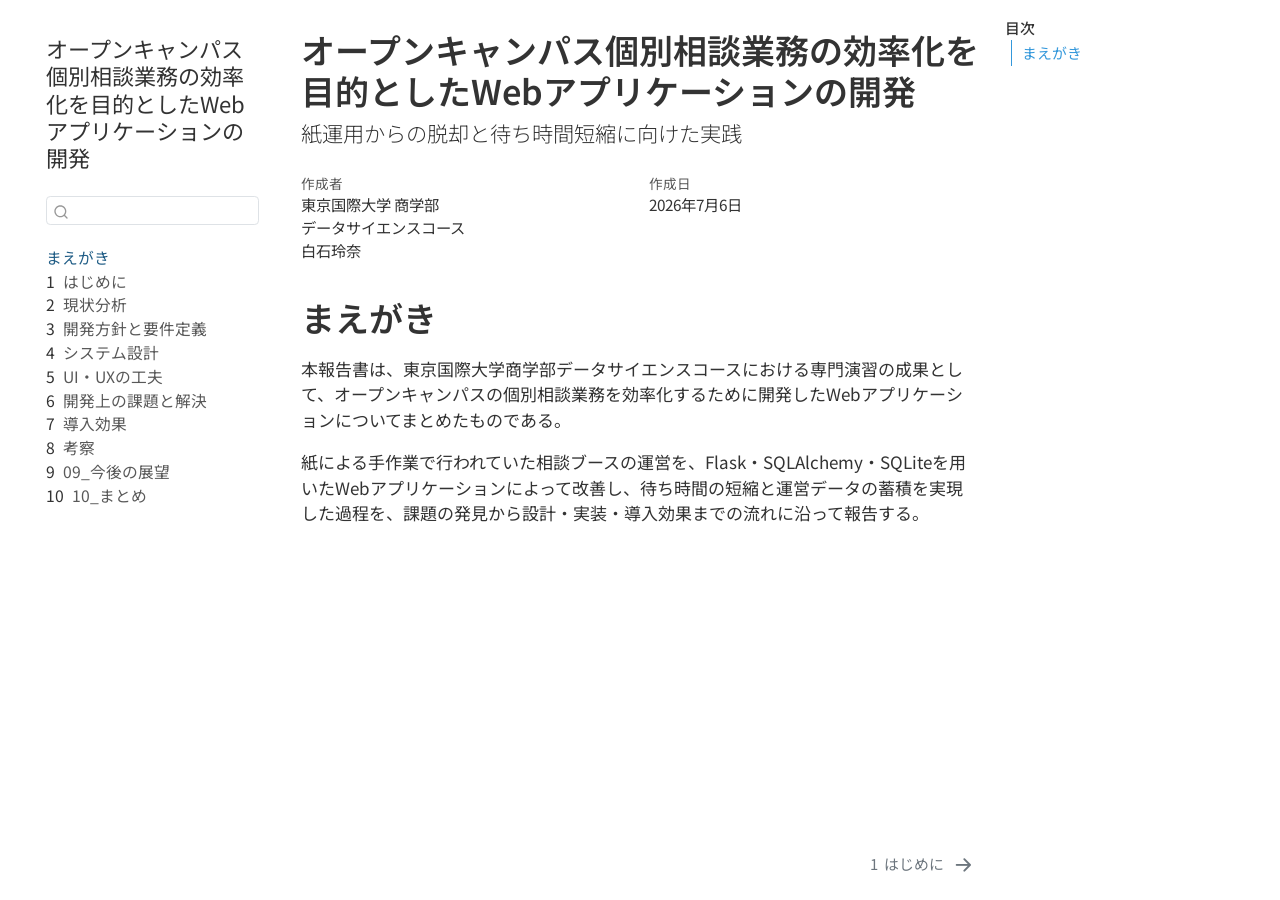
<file: index.html>
<!DOCTYPE html>
<html xmlns="http://www.w3.org/1999/xhtml" lang="ja" xml:lang="ja"><head>

<meta charset="utf-8">
<meta name="generator" content="quarto-1.9.36">

<meta name="viewport" content="width=device-width, initial-scale=1.0, user-scalable=yes">

<meta name="author" content="東京国際大学 商学部  データサイエンスコース 白石玲奈">

<title>オープンキャンパス個別相談業務の効率化を目的としたWebアプリケーションの開発</title>
<style>
/* Default styles provided by pandoc.
** See https://pandoc.org/MANUAL.html#variables-for-html for config info.
*/
code{white-space: pre-wrap;}
span.smallcaps{font-variant: small-caps;}
div.columns{display: flex; gap: min(4vw, 1.5em);}
div.column{flex: auto; overflow-x: auto;}
div.hanging-indent{margin-left: 1.5em; text-indent: -1.5em;}
ul.task-list{list-style: none;}
ul.task-list li input[type="checkbox"] {
  width: 0.8em;
  margin: 0 0.8em 0.2em -1em; /* quarto-specific, see https://github.com/quarto-dev/quarto-cli/issues/4556 */ 
  vertical-align: middle;
}
</style>


<script src="site_libs/quarto-nav/quarto-nav.js"></script>
<script src="site_libs/quarto-nav/headroom.min.js"></script>
<script src="site_libs/clipboard/clipboard.min.js"></script>
<script src="site_libs/quarto-search/autocomplete.umd.js"></script>
<script src="site_libs/quarto-search/fuse.min.js"></script>
<script src="site_libs/quarto-search/quarto-search.js"></script>
<meta name="quarto:offset" content="./">
<link href="./01_はじめに.html" rel="next">
<script src="site_libs/quarto-html/quarto.js" type="module"></script>
<script src="site_libs/quarto-html/tabsets/tabsets.js" type="module"></script>
<script src="site_libs/quarto-html/popper.min.js"></script>
<script src="site_libs/quarto-html/tippy.umd.min.js"></script>
<script src="site_libs/quarto-html/anchor.min.js"></script>
<link href="site_libs/quarto-html/tippy.css" rel="stylesheet">
<link href="site_libs/quarto-html/quarto-syntax-highlighting-845c23b38eaddc0f92fda52bfe77a8c8.css" rel="stylesheet" id="quarto-text-highlighting-styles">
<script src="site_libs/bootstrap/bootstrap.min.js"></script>
<link href="site_libs/bootstrap/bootstrap-icons.css" rel="stylesheet">
<link href="site_libs/bootstrap/bootstrap-7d6722f26c9eca90c1a43cf756b6898c.min.css" rel="stylesheet" append-hash="true" id="quarto-bootstrap" data-mode="light">
<script id="quarto-search-options" type="application/json">{
  "location": "sidebar",
  "copy-button": false,
  "collapse-after": 3,
  "panel-placement": "start",
  "type": "textbox",
  "limit": 50,
  "keyboard-shortcut": [
    "f",
    "/",
    "s"
  ],
  "show-item-context": false,
  "language": {
    "search-no-results-text": "一致なし",
    "search-matching-documents-text": "一致した文書",
    "search-copy-link-title": "検索へのリンクをコピー",
    "search-hide-matches-text": "追加の検索結果を非表示",
    "search-more-match-text": "追加の検索結果",
    "search-more-matches-text": "追加の検索結果",
    "search-clear-button-title": "消去",
    "search-text-placeholder": "",
    "search-detached-cancel-button-title": "取消",
    "search-submit-button-title": "検索",
    "search-label": "サーチ"
  }
}</script>


</head>

<body class="nav-sidebar floating quarto-light">

<div id="quarto-search-results"></div>
  <header id="quarto-header" class="headroom fixed-top">
  <nav class="quarto-secondary-nav">
    <div class="container-fluid d-flex">
      <button type="button" class="quarto-btn-toggle btn" data-bs-toggle="collapse" role="button" data-bs-target=".quarto-sidebar-collapse-item" aria-controls="quarto-sidebar" aria-expanded="false" aria-label="サイドバーを切り替える" onclick="if (window.quartoToggleHeadroom) { window.quartoToggleHeadroom(); }">
        <i class="bi bi-layout-text-sidebar-reverse"></i>
      </button>
        <nav class="quarto-page-breadcrumbs" aria-label="breadcrumb"><ol class="breadcrumb"><li class="breadcrumb-item"><a href="./index.html">まえがき</a></li></ol></nav>
        <a class="flex-grow-1" role="navigation" data-bs-toggle="collapse" data-bs-target=".quarto-sidebar-collapse-item" aria-controls="quarto-sidebar" aria-expanded="false" aria-label="サイドバーを切り替える" onclick="if (window.quartoToggleHeadroom) { window.quartoToggleHeadroom(); }">      
        </a>
      <button type="button" class="btn quarto-search-button" aria-label="サーチ" onclick="window.quartoOpenSearch();">
        <i class="bi bi-search"></i>
      </button>
    </div>
  </nav>
</header>
<!-- content -->
<div id="quarto-content" class="quarto-container page-columns page-rows-contents page-layout-article">
<!-- sidebar -->
  <nav id="quarto-sidebar" class="sidebar collapse collapse-horizontal quarto-sidebar-collapse-item sidebar-navigation floating overflow-auto">
    <div class="pt-lg-2 mt-2 text-left sidebar-header">
    <div class="sidebar-title mb-0 py-0">
      <a href="./">オープンキャンパス個別相談業務の効率化を目的としたWebアプリケーションの開発</a> 
    </div>
      </div>
        <div class="mt-2 flex-shrink-0 align-items-center">
        <div class="sidebar-search">
        <div id="quarto-search" class="" title="サーチ"></div>
        </div>
        </div>
    <div class="sidebar-menu-container"> 
    <ul class="list-unstyled mt-1">
        <li class="sidebar-item">
  <div class="sidebar-item-container"> 
  <a href="./index.html" class="sidebar-item-text sidebar-link active">
 <span class="menu-text">まえがき</span></a>
  </div>
</li>
        <li class="sidebar-item">
  <div class="sidebar-item-container"> 
  <a href="./01_はじめに.html" class="sidebar-item-text sidebar-link">
 <span class="menu-text"><span class="chapter-number">1</span>&nbsp; <span class="chapter-title">はじめに</span></span></a>
  </div>
</li>
        <li class="sidebar-item">
  <div class="sidebar-item-container"> 
  <a href="./02_現状分析.html" class="sidebar-item-text sidebar-link">
 <span class="menu-text"><span class="chapter-number">2</span>&nbsp; <span class="chapter-title">現状分析</span></span></a>
  </div>
</li>
        <li class="sidebar-item">
  <div class="sidebar-item-container"> 
  <a href="./03_開発方針と要件定義.html" class="sidebar-item-text sidebar-link">
 <span class="menu-text"><span class="chapter-number">3</span>&nbsp; <span class="chapter-title">開発方針と要件定義</span></span></a>
  </div>
</li>
        <li class="sidebar-item">
  <div class="sidebar-item-container"> 
  <a href="./04_システム設計.html" class="sidebar-item-text sidebar-link">
 <span class="menu-text"><span class="chapter-number">4</span>&nbsp; <span class="chapter-title">システム設計</span></span></a>
  </div>
</li>
        <li class="sidebar-item">
  <div class="sidebar-item-container"> 
  <a href="./05_UI・UXの工夫.html" class="sidebar-item-text sidebar-link">
 <span class="menu-text"><span class="chapter-number">5</span>&nbsp; <span class="chapter-title">UI・UXの工夫</span></span></a>
  </div>
</li>
        <li class="sidebar-item">
  <div class="sidebar-item-container"> 
  <a href="./06_開発上の課題と解決.html" class="sidebar-item-text sidebar-link">
 <span class="menu-text"><span class="chapter-number">6</span>&nbsp; <span class="chapter-title">開発上の課題と解決</span></span></a>
  </div>
</li>
        <li class="sidebar-item">
  <div class="sidebar-item-container"> 
  <a href="./07_導入効果.html" class="sidebar-item-text sidebar-link">
 <span class="menu-text"><span class="chapter-number">7</span>&nbsp; <span class="chapter-title">導入効果</span></span></a>
  </div>
</li>
        <li class="sidebar-item">
  <div class="sidebar-item-container"> 
  <a href="./08_考察.html" class="sidebar-item-text sidebar-link">
 <span class="menu-text"><span class="chapter-number">8</span>&nbsp; <span class="chapter-title">考察</span></span></a>
  </div>
</li>
        <li class="sidebar-item">
  <div class="sidebar-item-container"> 
  <a href="./09_今後の展望.html" class="sidebar-item-text sidebar-link">
 <span class="menu-text"><span class="chapter-number">9</span>&nbsp; <span class="chapter-title">09_今後の展望</span></span></a>
  </div>
</li>
        <li class="sidebar-item">
  <div class="sidebar-item-container"> 
  <a href="./10_まとめ.html" class="sidebar-item-text sidebar-link">
 <span class="menu-text"><span class="chapter-number">10</span>&nbsp; <span class="chapter-title">10_まとめ</span></span></a>
  </div>
</li>
    </ul>
    </div>
</nav>
<div id="quarto-sidebar-glass" class="quarto-sidebar-collapse-item" data-bs-toggle="collapse" data-bs-target=".quarto-sidebar-collapse-item"></div>
<!-- margin-sidebar -->
    <div id="quarto-margin-sidebar" class="sidebar margin-sidebar">
        <nav id="TOC" role="doc-toc" class="toc-active">
    <h2 id="toc-title">目次</h2>
   
  <ul class="collapse">
  <li><a href="#まえがき" id="toc-まえがき" class="nav-link active" data-scroll-target="#まえがき">まえがき</a></li>
  </ul>
</nav>
    </div>
<!-- main -->
<main class="content" id="quarto-document-content">

<header id="title-block-header" class="quarto-title-block default">
<div class="quarto-title">
<h1 class="title">オープンキャンパス個別相談業務の効率化を目的としたWebアプリケーションの開発</h1>
<p class="subtitle lead">紙運用からの脱却と待ち時間短縮に向けた実践</p>
</div>



<div class="quarto-title-meta">

    <div>
    <div class="quarto-title-meta-heading">作成者</div>
    <div class="quarto-title-meta-contents">
             <p>東京国際大学 商学部 <br>データサイエンスコース<br>白石玲奈 </p>
          </div>
  </div>
    
    <div>
    <div class="quarto-title-meta-heading">作成日</div>
    <div class="quarto-title-meta-contents">
      <p class="date">2026年7月6日</p>
    </div>
  </div>
  
    
  </div>
  


</header>


<section id="まえがき" class="level1 unnumbered">
<h1 class="unnumbered">まえがき</h1>
<p>本報告書は、東京国際大学商学部データサイエンスコースにおける専門演習の成果として、オープンキャンパスの個別相談業務を効率化するために開発したWebアプリケーションについてまとめたものである。</p>
<p>紙による手作業で行われていた相談ブースの運営を、Flask・SQLAlchemy・SQLiteを用いたWebアプリケーションによって改善し、待ち時間の短縮と運営データの蓄積を実現した過程を、課題の発見から設計・実装・導入効果までの流れに沿って報告する。</p>


</section>

</main> <!-- /main -->
<script id="quarto-html-after-body" type="application/javascript">
  window.document.addEventListener("DOMContentLoaded", function (event) {
    const icon = "";
    const anchorJS = new window.AnchorJS();
    anchorJS.options = {
      placement: 'right',
      icon: icon
    };
    anchorJS.add('.anchored');
    const isCodeAnnotation = (el) => {
      for (const clz of el.classList) {
        if (clz.startsWith('code-annotation-')) {                     
          return true;
        }
      }
      return false;
    }
    const onCopySuccess = function(e) {
      // button target
      const button = e.trigger;
      // don't keep focus
      button.blur();
      // flash "checked"
      button.classList.add('code-copy-button-checked');
      var currentTitle = button.getAttribute("title");
      button.setAttribute("title", "コピーしました");
      let tooltip;
      if (window.bootstrap) {
        button.setAttribute("data-bs-toggle", "tooltip");
        button.setAttribute("data-bs-placement", "left");
        button.setAttribute("data-bs-title", "コピーしました");
        tooltip = new bootstrap.Tooltip(button, 
          { trigger: "manual", 
            customClass: "code-copy-button-tooltip",
            offset: [0, -8]});
        tooltip.show();    
      }
      setTimeout(function() {
        if (tooltip) {
          tooltip.hide();
          button.removeAttribute("data-bs-title");
          button.removeAttribute("data-bs-toggle");
          button.removeAttribute("data-bs-placement");
        }
        button.setAttribute("title", currentTitle);
        button.classList.remove('code-copy-button-checked');
      }, 1000);
      // clear code selection
      e.clearSelection();
    }
    const getTextToCopy = function(trigger) {
      const outerScaffold = trigger.parentElement.cloneNode(true);
      const codeEl = outerScaffold.querySelector('code');
      for (const childEl of codeEl.children) {
        if (isCodeAnnotation(childEl)) {
          childEl.remove();
        }
      }
      return codeEl.innerText;
    }
    const clipboard = new window.ClipboardJS('.code-copy-button:not([data-in-quarto-modal])', {
      text: getTextToCopy
    });
    clipboard.on('success', onCopySuccess);
    if (window.document.getElementById('quarto-embedded-source-code-modal')) {
      const clipboardModal = new window.ClipboardJS('.code-copy-button[data-in-quarto-modal]', {
        text: getTextToCopy,
        container: window.document.getElementById('quarto-embedded-source-code-modal')
      });
      clipboardModal.on('success', onCopySuccess);
    }
      var localhostRegex = new RegExp(/^(?:http|https):\/\/localhost\:?[0-9]*\//);
      var mailtoRegex = new RegExp(/^mailto:/);
        var filterRegex = new RegExp('/' + window.location.host + '/');
      var isInternal = (href) => {
          return filterRegex.test(href) || localhostRegex.test(href) || mailtoRegex.test(href);
      }
      // Inspect non-navigation links and adorn them if external
     var links = window.document.querySelectorAll('a[href]:not(.nav-link):not(.navbar-brand):not(.toc-action):not(.sidebar-link):not(.sidebar-item-toggle):not(.pagination-link):not(.no-external):not([aria-hidden]):not(.dropdown-item):not(.quarto-navigation-tool):not(.about-link)');
      for (var i=0; i<links.length; i++) {
        const link = links[i];
        if (!isInternal(link.href)) {
          // undo the damage that might have been done by quarto-nav.js in the case of
          // links that we want to consider external
          if (link.dataset.originalHref !== undefined) {
            link.href = link.dataset.originalHref;
          }
        }
      }
    function tippyHover(el, contentFn, onTriggerFn, onUntriggerFn) {
      const config = {
        allowHTML: true,
        maxWidth: 500,
        delay: 100,
        arrow: false,
        appendTo: function(el) {
            return el.parentElement;
        },
        interactive: true,
        interactiveBorder: 10,
        theme: 'quarto',
        placement: 'bottom-start',
      };
      if (contentFn) {
        config.content = contentFn;
      }
      if (onTriggerFn) {
        config.onTrigger = onTriggerFn;
      }
      if (onUntriggerFn) {
        config.onUntrigger = onUntriggerFn;
      }
      window.tippy(el, config); 
    }
    const noterefs = window.document.querySelectorAll('a[role="doc-noteref"]');
    for (var i=0; i<noterefs.length; i++) {
      const ref = noterefs[i];
      tippyHover(ref, function() {
        // use id or data attribute instead here
        let href = ref.getAttribute('data-footnote-href') || ref.getAttribute('href');
        try { href = new URL(href).hash; } catch {}
        const id = href.replace(/^#\/?/, "");
        const note = window.document.getElementById(id);
        if (note) {
          return note.innerHTML;
        } else {
          return "";
        }
      });
    }
    const xrefs = window.document.querySelectorAll('a.quarto-xref');
    const processXRef = (id, note) => {
      // Strip column container classes
      const stripColumnClz = (el) => {
        el.classList.remove("page-full", "page-columns");
        if (el.children) {
          for (const child of el.children) {
            stripColumnClz(child);
          }
        }
      }
      stripColumnClz(note)
      if (id === null || id.startsWith('sec-')) {
        // Special case sections, only their first couple elements
        const container = document.createElement("div");
        if (note.children && note.children.length > 2) {
          container.appendChild(note.children[0].cloneNode(true));
          for (let i = 1; i < note.children.length; i++) {
            const child = note.children[i];
            if (child.tagName === "P" && child.innerText === "") {
              continue;
            } else {
              container.appendChild(child.cloneNode(true));
              break;
            }
          }
          if (window.Quarto?.typesetMath) {
            window.Quarto.typesetMath(container);
          }
          return container.innerHTML
        } else {
          if (window.Quarto?.typesetMath) {
            window.Quarto.typesetMath(note);
          }
          return note.innerHTML;
        }
      } else {
        // Remove any anchor links if they are present
        const anchorLink = note.querySelector('a.anchorjs-link');
        if (anchorLink) {
          anchorLink.remove();
        }
        if (window.Quarto?.typesetMath) {
          window.Quarto.typesetMath(note);
        }
        if (note.classList.contains("callout")) {
          return note.outerHTML;
        } else {
          return note.innerHTML;
        }
      }
    }
    for (var i=0; i<xrefs.length; i++) {
      const xref = xrefs[i];
      tippyHover(xref, undefined, function(instance) {
        instance.disable();
        let url = xref.getAttribute('href');
        let hash = undefined; 
        if (url.startsWith('#')) {
          hash = url;
        } else {
          try { hash = new URL(url).hash; } catch {}
        }
        if (hash) {
          const id = hash.replace(/^#\/?/, "");
          const note = window.document.getElementById(id);
          if (note !== null) {
            try {
              const html = processXRef(id, note.cloneNode(true));
              instance.setContent(html);
            } finally {
              instance.enable();
              instance.show();
            }
          } else {
            // See if we can fetch this
            fetch(url.split('#')[0])
            .then(res => res.text())
            .then(html => {
              const parser = new DOMParser();
              const htmlDoc = parser.parseFromString(html, "text/html");
              const note = htmlDoc.getElementById(id);
              if (note !== null) {
                const html = processXRef(id, note);
                instance.setContent(html);
              } 
            }).finally(() => {
              instance.enable();
              instance.show();
            });
          }
        } else {
          // See if we can fetch a full url (with no hash to target)
          // This is a special case and we should probably do some content thinning / targeting
          fetch(url)
          .then(res => res.text())
          .then(html => {
            const parser = new DOMParser();
            const htmlDoc = parser.parseFromString(html, "text/html");
            const note = htmlDoc.querySelector('main.content');
            if (note !== null) {
              // This should only happen for chapter cross references
              // (since there is no id in the URL)
              // remove the first header
              if (note.children.length > 0 && note.children[0].tagName === "HEADER") {
                note.children[0].remove();
              }
              const html = processXRef(null, note);
              instance.setContent(html);
            } 
          }).finally(() => {
            instance.enable();
            instance.show();
          });
        }
      }, function(instance) {
      });
    }
        let selectedAnnoteEl;
        const selectorForAnnotation = ( cell, annotation) => {
          let cellAttr = 'data-code-cell="' + cell + '"';
          let lineAttr = 'data-code-annotation="' +  annotation + '"';
          const selector = 'span[' + cellAttr + '][' + lineAttr + ']';
          return selector;
        }
        const selectCodeLines = (annoteEl) => {
          const doc = window.document;
          const targetCell = annoteEl.getAttribute("data-target-cell");
          const targetAnnotation = annoteEl.getAttribute("data-target-annotation");
          const annoteSpan = window.document.querySelector(selectorForAnnotation(targetCell, targetAnnotation));
          const lines = annoteSpan.getAttribute("data-code-lines").split(",");
          const lineIds = lines.map((line) => {
            return targetCell + "-" + line;
          })
          let top = null;
          let height = null;
          let parent = null;
          if (lineIds.length > 0) {
              //compute the position of the single el (top and bottom and make a div)
              const el = window.document.getElementById(lineIds[0]);
              top = el.offsetTop;
              height = el.offsetHeight;
              parent = el.parentElement.parentElement;
            if (lineIds.length > 1) {
              const lastEl = window.document.getElementById(lineIds[lineIds.length - 1]);
              const bottom = lastEl.offsetTop + lastEl.offsetHeight;
              height = bottom - top;
            }
            if (top !== null && height !== null && parent !== null) {
              // cook up a div (if necessary) and position it 
              let div = window.document.getElementById("code-annotation-line-highlight");
              if (div === null) {
                div = window.document.createElement("div");
                div.setAttribute("id", "code-annotation-line-highlight");
                div.style.position = 'absolute';
                parent.appendChild(div);
              }
              div.style.top = top - 2 + "px";
              div.style.height = height + 4 + "px";
              div.style.left = 0;
              let gutterDiv = window.document.getElementById("code-annotation-line-highlight-gutter");
              if (gutterDiv === null) {
                gutterDiv = window.document.createElement("div");
                gutterDiv.setAttribute("id", "code-annotation-line-highlight-gutter");
                gutterDiv.style.position = 'absolute';
                const codeCell = window.document.getElementById(targetCell);
                const gutter = codeCell.querySelector('.code-annotation-gutter');
                gutter.appendChild(gutterDiv);
              }
              gutterDiv.style.top = top - 2 + "px";
              gutterDiv.style.height = height + 4 + "px";
            }
            selectedAnnoteEl = annoteEl;
          }
        };
        const unselectCodeLines = () => {
          const elementsIds = ["code-annotation-line-highlight", "code-annotation-line-highlight-gutter"];
          elementsIds.forEach((elId) => {
            const div = window.document.getElementById(elId);
            if (div) {
              div.remove();
            }
          });
          selectedAnnoteEl = undefined;
        };
          // Handle positioning of the toggle
      window.addEventListener(
        "resize",
        throttle(() => {
          elRect = undefined;
          if (selectedAnnoteEl) {
            selectCodeLines(selectedAnnoteEl);
          }
        }, 10)
      );
      function throttle(fn, ms) {
      let throttle = false;
      let timer;
        return (...args) => {
          if(!throttle) { // first call gets through
              fn.apply(this, args);
              throttle = true;
          } else { // all the others get throttled
              if(timer) clearTimeout(timer); // cancel #2
              timer = setTimeout(() => {
                fn.apply(this, args);
                timer = throttle = false;
              }, ms);
          }
        };
      }
        // Attach click handler to the DT
        const annoteDls = window.document.querySelectorAll('dt[data-target-cell]');
        for (const annoteDlNode of annoteDls) {
          annoteDlNode.addEventListener('click', (event) => {
            const clickedEl = event.target;
            if (clickedEl !== selectedAnnoteEl) {
              unselectCodeLines();
              const activeEl = window.document.querySelector('dt[data-target-cell].code-annotation-active');
              if (activeEl) {
                activeEl.classList.remove('code-annotation-active');
              }
              selectCodeLines(clickedEl);
              clickedEl.classList.add('code-annotation-active');
            } else {
              // Unselect the line
              unselectCodeLines();
              clickedEl.classList.remove('code-annotation-active');
            }
          });
        }
    const findCites = (el) => {
      const parentEl = el.parentElement;
      if (parentEl) {
        const cites = parentEl.dataset.cites;
        if (cites) {
          return {
            el,
            cites: cites.split(' ')
          };
        } else {
          return findCites(el.parentElement)
        }
      } else {
        return undefined;
      }
    };
    var bibliorefs = window.document.querySelectorAll('a[role="doc-biblioref"]');
    for (var i=0; i<bibliorefs.length; i++) {
      const ref = bibliorefs[i];
      const citeInfo = findCites(ref);
      if (citeInfo) {
        tippyHover(citeInfo.el, function() {
          var popup = window.document.createElement('div');
          citeInfo.cites.forEach(function(cite) {
            var citeDiv = window.document.createElement('div');
            citeDiv.classList.add('hanging-indent');
            citeDiv.classList.add('csl-entry');
            var biblioDiv = window.document.getElementById('ref-' + cite);
            if (biblioDiv) {
              citeDiv.innerHTML = biblioDiv.innerHTML;
            }
            popup.appendChild(citeDiv);
          });
          return popup.innerHTML;
        });
      }
    }
  });
  </script>
<nav class="page-navigation">
  <div class="nav-page nav-page-previous">
  </div>
  <div class="nav-page nav-page-next">
      <a href="./01_はじめに.html" class="pagination-link" aria-label="はじめに">
        <span class="nav-page-text"><span class="chapter-number">1</span>&nbsp; <span class="chapter-title">はじめに</span></span> <i class="bi bi-arrow-right-short"></i>
      </a>
  </div>
</nav>
</div> <!-- /content -->




</body></html>
</file>
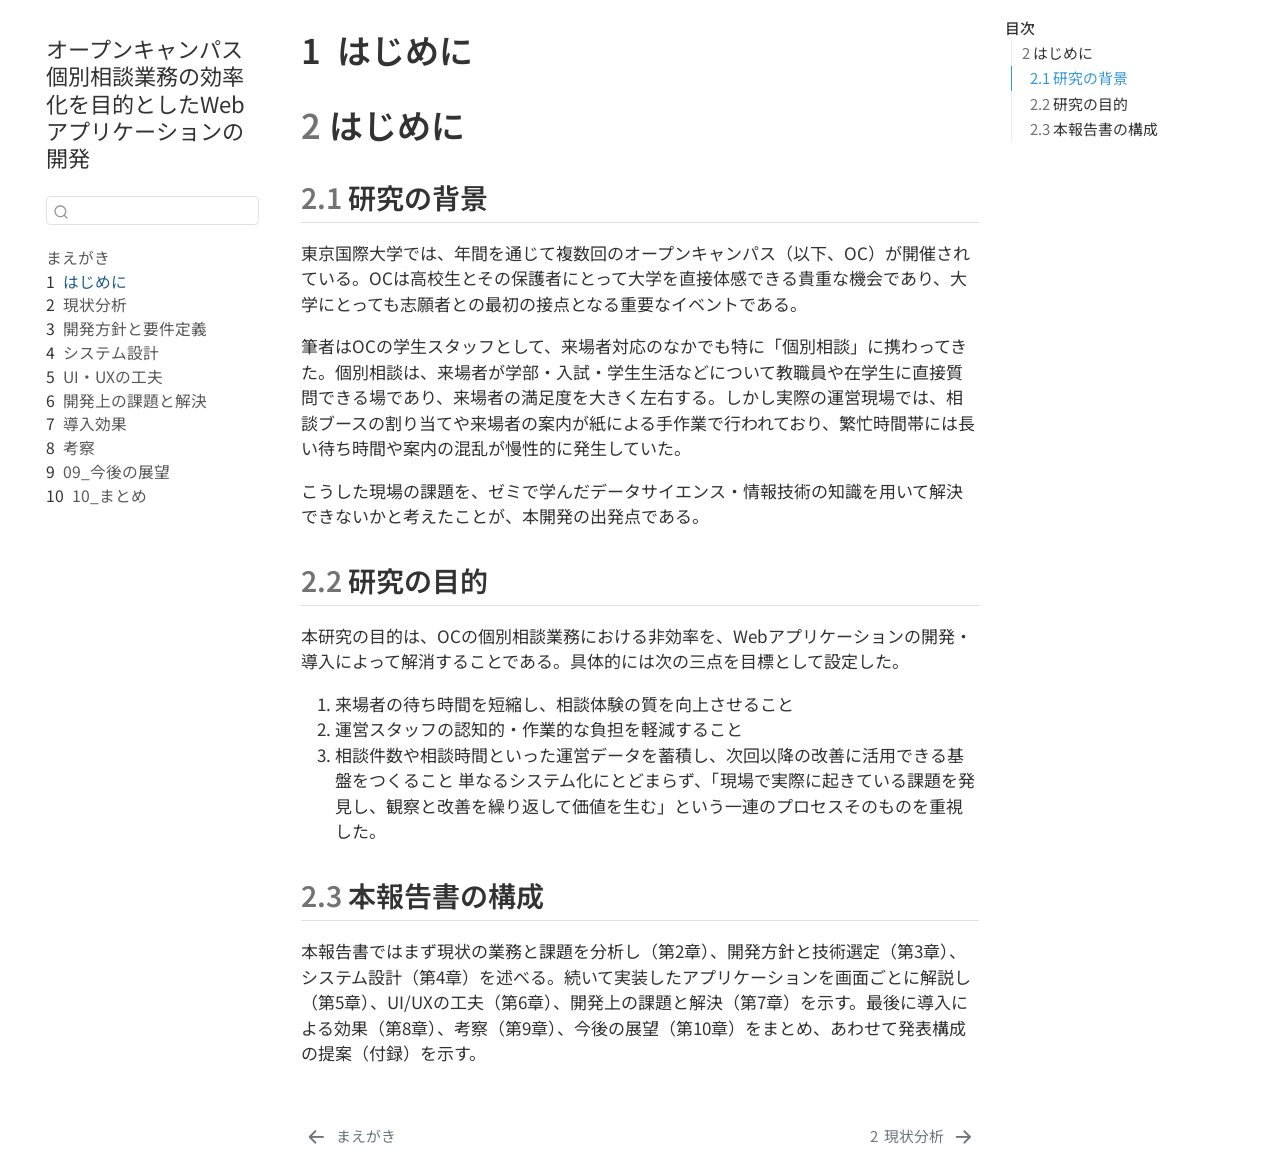
<file: 01_はじめに.html>
<!DOCTYPE html>
<html xmlns="http://www.w3.org/1999/xhtml" lang="ja" xml:lang="ja"><head>

<meta charset="utf-8">
<meta name="generator" content="quarto-1.9.36">

<meta name="viewport" content="width=device-width, initial-scale=1.0, user-scalable=yes">


<title>1&nbsp; はじめに – オープンキャンパス個別相談業務の効率化を目的としたWebアプリケーションの開発</title>
<style>
/* Default styles provided by pandoc.
** See https://pandoc.org/MANUAL.html#variables-for-html for config info.
*/
code{white-space: pre-wrap;}
span.smallcaps{font-variant: small-caps;}
div.columns{display: flex; gap: min(4vw, 1.5em);}
div.column{flex: auto; overflow-x: auto;}
div.hanging-indent{margin-left: 1.5em; text-indent: -1.5em;}
ul.task-list{list-style: none;}
ul.task-list li input[type="checkbox"] {
  width: 0.8em;
  margin: 0 0.8em 0.2em -1em; /* quarto-specific, see https://github.com/quarto-dev/quarto-cli/issues/4556 */ 
  vertical-align: middle;
}
</style>


<script src="site_libs/quarto-nav/quarto-nav.js"></script>
<script src="site_libs/quarto-nav/headroom.min.js"></script>
<script src="site_libs/clipboard/clipboard.min.js"></script>
<script src="site_libs/quarto-search/autocomplete.umd.js"></script>
<script src="site_libs/quarto-search/fuse.min.js"></script>
<script src="site_libs/quarto-search/quarto-search.js"></script>
<meta name="quarto:offset" content="./">
<link href="./02_現状分析.html" rel="next">
<link href="./index.html" rel="prev">
<script src="site_libs/quarto-html/quarto.js" type="module"></script>
<script src="site_libs/quarto-html/tabsets/tabsets.js" type="module"></script>
<script src="site_libs/quarto-html/popper.min.js"></script>
<script src="site_libs/quarto-html/tippy.umd.min.js"></script>
<script src="site_libs/quarto-html/anchor.min.js"></script>
<link href="site_libs/quarto-html/tippy.css" rel="stylesheet">
<link href="site_libs/quarto-html/quarto-syntax-highlighting-845c23b38eaddc0f92fda52bfe77a8c8.css" rel="stylesheet" id="quarto-text-highlighting-styles">
<script src="site_libs/bootstrap/bootstrap.min.js"></script>
<link href="site_libs/bootstrap/bootstrap-icons.css" rel="stylesheet">
<link href="site_libs/bootstrap/bootstrap-7d6722f26c9eca90c1a43cf756b6898c.min.css" rel="stylesheet" append-hash="true" id="quarto-bootstrap" data-mode="light">
<script id="quarto-search-options" type="application/json">{
  "location": "sidebar",
  "copy-button": false,
  "collapse-after": 3,
  "panel-placement": "start",
  "type": "textbox",
  "limit": 50,
  "keyboard-shortcut": [
    "f",
    "/",
    "s"
  ],
  "show-item-context": false,
  "language": {
    "search-no-results-text": "一致なし",
    "search-matching-documents-text": "一致した文書",
    "search-copy-link-title": "検索へのリンクをコピー",
    "search-hide-matches-text": "追加の検索結果を非表示",
    "search-more-match-text": "追加の検索結果",
    "search-more-matches-text": "追加の検索結果",
    "search-clear-button-title": "消去",
    "search-text-placeholder": "",
    "search-detached-cancel-button-title": "取消",
    "search-submit-button-title": "検索",
    "search-label": "サーチ"
  }
}</script>


</head>

<body class="nav-sidebar floating quarto-light">

<div id="quarto-search-results"></div>
  <header id="quarto-header" class="headroom fixed-top">
  <nav class="quarto-secondary-nav">
    <div class="container-fluid d-flex">
      <button type="button" class="quarto-btn-toggle btn" data-bs-toggle="collapse" role="button" data-bs-target=".quarto-sidebar-collapse-item" aria-controls="quarto-sidebar" aria-expanded="false" aria-label="サイドバーを切り替える" onclick="if (window.quartoToggleHeadroom) { window.quartoToggleHeadroom(); }">
        <i class="bi bi-layout-text-sidebar-reverse"></i>
      </button>
        <nav class="quarto-page-breadcrumbs" aria-label="breadcrumb"><ol class="breadcrumb"><li class="breadcrumb-item"><a href="./01_はじめに.html"><span class="chapter-number">1</span>&nbsp; <span class="chapter-title">はじめに</span></a></li></ol></nav>
        <a class="flex-grow-1" role="navigation" data-bs-toggle="collapse" data-bs-target=".quarto-sidebar-collapse-item" aria-controls="quarto-sidebar" aria-expanded="false" aria-label="サイドバーを切り替える" onclick="if (window.quartoToggleHeadroom) { window.quartoToggleHeadroom(); }">      
        </a>
      <button type="button" class="btn quarto-search-button" aria-label="サーチ" onclick="window.quartoOpenSearch();">
        <i class="bi bi-search"></i>
      </button>
    </div>
  </nav>
</header>
<!-- content -->
<div id="quarto-content" class="quarto-container page-columns page-rows-contents page-layout-article">
<!-- sidebar -->
  <nav id="quarto-sidebar" class="sidebar collapse collapse-horizontal quarto-sidebar-collapse-item sidebar-navigation floating overflow-auto">
    <div class="pt-lg-2 mt-2 text-left sidebar-header">
    <div class="sidebar-title mb-0 py-0">
      <a href="./">オープンキャンパス個別相談業務の効率化を目的としたWebアプリケーションの開発</a> 
    </div>
      </div>
        <div class="mt-2 flex-shrink-0 align-items-center">
        <div class="sidebar-search">
        <div id="quarto-search" class="" title="サーチ"></div>
        </div>
        </div>
    <div class="sidebar-menu-container"> 
    <ul class="list-unstyled mt-1">
        <li class="sidebar-item">
  <div class="sidebar-item-container"> 
  <a href="./index.html" class="sidebar-item-text sidebar-link">
 <span class="menu-text">まえがき</span></a>
  </div>
</li>
        <li class="sidebar-item">
  <div class="sidebar-item-container"> 
  <a href="./01_はじめに.html" class="sidebar-item-text sidebar-link active">
 <span class="menu-text"><span class="chapter-number">1</span>&nbsp; <span class="chapter-title">はじめに</span></span></a>
  </div>
</li>
        <li class="sidebar-item">
  <div class="sidebar-item-container"> 
  <a href="./02_現状分析.html" class="sidebar-item-text sidebar-link">
 <span class="menu-text"><span class="chapter-number">2</span>&nbsp; <span class="chapter-title">現状分析</span></span></a>
  </div>
</li>
        <li class="sidebar-item">
  <div class="sidebar-item-container"> 
  <a href="./03_開発方針と要件定義.html" class="sidebar-item-text sidebar-link">
 <span class="menu-text"><span class="chapter-number">3</span>&nbsp; <span class="chapter-title">開発方針と要件定義</span></span></a>
  </div>
</li>
        <li class="sidebar-item">
  <div class="sidebar-item-container"> 
  <a href="./04_システム設計.html" class="sidebar-item-text sidebar-link">
 <span class="menu-text"><span class="chapter-number">4</span>&nbsp; <span class="chapter-title">システム設計</span></span></a>
  </div>
</li>
        <li class="sidebar-item">
  <div class="sidebar-item-container"> 
  <a href="./05_UI・UXの工夫.html" class="sidebar-item-text sidebar-link">
 <span class="menu-text"><span class="chapter-number">5</span>&nbsp; <span class="chapter-title">UI・UXの工夫</span></span></a>
  </div>
</li>
        <li class="sidebar-item">
  <div class="sidebar-item-container"> 
  <a href="./06_開発上の課題と解決.html" class="sidebar-item-text sidebar-link">
 <span class="menu-text"><span class="chapter-number">6</span>&nbsp; <span class="chapter-title">開発上の課題と解決</span></span></a>
  </div>
</li>
        <li class="sidebar-item">
  <div class="sidebar-item-container"> 
  <a href="./07_導入効果.html" class="sidebar-item-text sidebar-link">
 <span class="menu-text"><span class="chapter-number">7</span>&nbsp; <span class="chapter-title">導入効果</span></span></a>
  </div>
</li>
        <li class="sidebar-item">
  <div class="sidebar-item-container"> 
  <a href="./08_考察.html" class="sidebar-item-text sidebar-link">
 <span class="menu-text"><span class="chapter-number">8</span>&nbsp; <span class="chapter-title">考察</span></span></a>
  </div>
</li>
        <li class="sidebar-item">
  <div class="sidebar-item-container"> 
  <a href="./09_今後の展望.html" class="sidebar-item-text sidebar-link">
 <span class="menu-text"><span class="chapter-number">9</span>&nbsp; <span class="chapter-title">09_今後の展望</span></span></a>
  </div>
</li>
        <li class="sidebar-item">
  <div class="sidebar-item-container"> 
  <a href="./10_まとめ.html" class="sidebar-item-text sidebar-link">
 <span class="menu-text"><span class="chapter-number">10</span>&nbsp; <span class="chapter-title">10_まとめ</span></span></a>
  </div>
</li>
    </ul>
    </div>
</nav>
<div id="quarto-sidebar-glass" class="quarto-sidebar-collapse-item" data-bs-toggle="collapse" data-bs-target=".quarto-sidebar-collapse-item"></div>
<!-- margin-sidebar -->
    <div id="quarto-margin-sidebar" class="sidebar margin-sidebar">
        <nav id="TOC" role="doc-toc" class="toc-active">
    <h2 id="toc-title">目次</h2>
   
  <ul class="collapse">
  <li><a href="#はじめに" id="toc-はじめに" class="nav-link active" data-scroll-target="#はじめに"><span class="header-section-number">2</span> はじめに</a>
  <ul class="collapse">
  <li><a href="#研究の背景" id="toc-研究の背景" class="nav-link" data-scroll-target="#研究の背景"><span class="header-section-number">2.1</span> 研究の背景</a></li>
  <li><a href="#研究の目的" id="toc-研究の目的" class="nav-link" data-scroll-target="#研究の目的"><span class="header-section-number">2.2</span> 研究の目的</a></li>
  <li><a href="#本報告書の構成" id="toc-本報告書の構成" class="nav-link" data-scroll-target="#本報告書の構成"><span class="header-section-number">2.3</span> 本報告書の構成</a></li>
  </ul></li>
  </ul>
</nav>
    </div>
<!-- main -->
<main class="content" id="quarto-document-content">

<header id="title-block-header" class="quarto-title-block default">
<div class="quarto-title">
<h1 class="title"><span class="chapter-number">1</span>&nbsp; <span class="chapter-title">はじめに</span></h1>
</div>



<div class="quarto-title-meta">

    
  
    
  </div>
  


</header>


<section id="はじめに" class="level1" data-number="2">
<h1 data-number="2"><span class="header-section-number">2</span> はじめに</h1>
<section id="研究の背景" class="level2" data-number="2.1">
<h2 data-number="2.1" class="anchored" data-anchor-id="研究の背景"><span class="header-section-number">2.1</span> 研究の背景</h2>
<p>東京国際大学では、年間を通じて複数回のオープンキャンパス（以下、OC）が開催されている。OCは高校生とその保護者にとって大学を直接体感できる貴重な機会であり、大学にとっても志願者との最初の接点となる重要なイベントである。</p>
<p>筆者はOCの学生スタッフとして、来場者対応のなかでも特に「個別相談」に携わってきた。個別相談は、来場者が学部・入試・学生生活などについて教職員や在学生に直接質問できる場であり、来場者の満足度を大きく左右する。しかし実際の運営現場では、相談ブースの割り当てや来場者の案内が紙による手作業で行われており、繁忙時間帯には長い待ち時間や案内の混乱が慢性的に発生していた。</p>
<p>こうした現場の課題を、ゼミで学んだデータサイエンス・情報技術の知識を用いて解決できないかと考えたことが、本開発の出発点である。</p>
</section>
<section id="研究の目的" class="level2" data-number="2.2">
<h2 data-number="2.2" class="anchored" data-anchor-id="研究の目的"><span class="header-section-number">2.2</span> 研究の目的</h2>
<p>本研究の目的は、OCの個別相談業務における非効率を、Webアプリケーションの開発・導入によって解消することである。具体的には次の三点を目標として設定した。</p>
<ol type="1">
<li>来場者の待ち時間を短縮し、相談体験の質を向上させること</li>
<li>運営スタッフの認知的・作業的な負担を軽減すること</li>
<li>相談件数や相談時間といった運営データを蓄積し、次回以降の改善に活用できる基盤をつくること 単なるシステム化にとどまらず、「現場で実際に起きている課題を発見し、観察と改善を繰り返して価値を生む」という一連のプロセスそのものを重視した。</li>
</ol>
</section>
<section id="本報告書の構成" class="level2" data-number="2.3">
<h2 data-number="2.3" class="anchored" data-anchor-id="本報告書の構成"><span class="header-section-number">2.3</span> 本報告書の構成</h2>
<p>本報告書ではまず現状の業務と課題を分析し（第2章）、開発方針と技術選定（第3章）、システム設計（第4章）を述べる。続いて実装したアプリケーションを画面ごとに解説し（第5章）、UI/UXの工夫（第6章）、開発上の課題と解決（第7章）を示す。最後に導入による効果（第8章）、考察（第9章）、今後の展望（第10章）をまとめ、あわせて発表構成の提案（付録）を示す。</p>


</section>
</section>

</main> <!-- /main -->
<script id="quarto-html-after-body" type="application/javascript">
  window.document.addEventListener("DOMContentLoaded", function (event) {
    const icon = "";
    const anchorJS = new window.AnchorJS();
    anchorJS.options = {
      placement: 'right',
      icon: icon
    };
    anchorJS.add('.anchored');
    const isCodeAnnotation = (el) => {
      for (const clz of el.classList) {
        if (clz.startsWith('code-annotation-')) {                     
          return true;
        }
      }
      return false;
    }
    const onCopySuccess = function(e) {
      // button target
      const button = e.trigger;
      // don't keep focus
      button.blur();
      // flash "checked"
      button.classList.add('code-copy-button-checked');
      var currentTitle = button.getAttribute("title");
      button.setAttribute("title", "コピーしました");
      let tooltip;
      if (window.bootstrap) {
        button.setAttribute("data-bs-toggle", "tooltip");
        button.setAttribute("data-bs-placement", "left");
        button.setAttribute("data-bs-title", "コピーしました");
        tooltip = new bootstrap.Tooltip(button, 
          { trigger: "manual", 
            customClass: "code-copy-button-tooltip",
            offset: [0, -8]});
        tooltip.show();    
      }
      setTimeout(function() {
        if (tooltip) {
          tooltip.hide();
          button.removeAttribute("data-bs-title");
          button.removeAttribute("data-bs-toggle");
          button.removeAttribute("data-bs-placement");
        }
        button.setAttribute("title", currentTitle);
        button.classList.remove('code-copy-button-checked');
      }, 1000);
      // clear code selection
      e.clearSelection();
    }
    const getTextToCopy = function(trigger) {
      const outerScaffold = trigger.parentElement.cloneNode(true);
      const codeEl = outerScaffold.querySelector('code');
      for (const childEl of codeEl.children) {
        if (isCodeAnnotation(childEl)) {
          childEl.remove();
        }
      }
      return codeEl.innerText;
    }
    const clipboard = new window.ClipboardJS('.code-copy-button:not([data-in-quarto-modal])', {
      text: getTextToCopy
    });
    clipboard.on('success', onCopySuccess);
    if (window.document.getElementById('quarto-embedded-source-code-modal')) {
      const clipboardModal = new window.ClipboardJS('.code-copy-button[data-in-quarto-modal]', {
        text: getTextToCopy,
        container: window.document.getElementById('quarto-embedded-source-code-modal')
      });
      clipboardModal.on('success', onCopySuccess);
    }
      var localhostRegex = new RegExp(/^(?:http|https):\/\/localhost\:?[0-9]*\//);
      var mailtoRegex = new RegExp(/^mailto:/);
        var filterRegex = new RegExp('/' + window.location.host + '/');
      var isInternal = (href) => {
          return filterRegex.test(href) || localhostRegex.test(href) || mailtoRegex.test(href);
      }
      // Inspect non-navigation links and adorn them if external
     var links = window.document.querySelectorAll('a[href]:not(.nav-link):not(.navbar-brand):not(.toc-action):not(.sidebar-link):not(.sidebar-item-toggle):not(.pagination-link):not(.no-external):not([aria-hidden]):not(.dropdown-item):not(.quarto-navigation-tool):not(.about-link)');
      for (var i=0; i<links.length; i++) {
        const link = links[i];
        if (!isInternal(link.href)) {
          // undo the damage that might have been done by quarto-nav.js in the case of
          // links that we want to consider external
          if (link.dataset.originalHref !== undefined) {
            link.href = link.dataset.originalHref;
          }
        }
      }
    function tippyHover(el, contentFn, onTriggerFn, onUntriggerFn) {
      const config = {
        allowHTML: true,
        maxWidth: 500,
        delay: 100,
        arrow: false,
        appendTo: function(el) {
            return el.parentElement;
        },
        interactive: true,
        interactiveBorder: 10,
        theme: 'quarto',
        placement: 'bottom-start',
      };
      if (contentFn) {
        config.content = contentFn;
      }
      if (onTriggerFn) {
        config.onTrigger = onTriggerFn;
      }
      if (onUntriggerFn) {
        config.onUntrigger = onUntriggerFn;
      }
      window.tippy(el, config); 
    }
    const noterefs = window.document.querySelectorAll('a[role="doc-noteref"]');
    for (var i=0; i<noterefs.length; i++) {
      const ref = noterefs[i];
      tippyHover(ref, function() {
        // use id or data attribute instead here
        let href = ref.getAttribute('data-footnote-href') || ref.getAttribute('href');
        try { href = new URL(href).hash; } catch {}
        const id = href.replace(/^#\/?/, "");
        const note = window.document.getElementById(id);
        if (note) {
          return note.innerHTML;
        } else {
          return "";
        }
      });
    }
    const xrefs = window.document.querySelectorAll('a.quarto-xref');
    const processXRef = (id, note) => {
      // Strip column container classes
      const stripColumnClz = (el) => {
        el.classList.remove("page-full", "page-columns");
        if (el.children) {
          for (const child of el.children) {
            stripColumnClz(child);
          }
        }
      }
      stripColumnClz(note)
      if (id === null || id.startsWith('sec-')) {
        // Special case sections, only their first couple elements
        const container = document.createElement("div");
        if (note.children && note.children.length > 2) {
          container.appendChild(note.children[0].cloneNode(true));
          for (let i = 1; i < note.children.length; i++) {
            const child = note.children[i];
            if (child.tagName === "P" && child.innerText === "") {
              continue;
            } else {
              container.appendChild(child.cloneNode(true));
              break;
            }
          }
          if (window.Quarto?.typesetMath) {
            window.Quarto.typesetMath(container);
          }
          return container.innerHTML
        } else {
          if (window.Quarto?.typesetMath) {
            window.Quarto.typesetMath(note);
          }
          return note.innerHTML;
        }
      } else {
        // Remove any anchor links if they are present
        const anchorLink = note.querySelector('a.anchorjs-link');
        if (anchorLink) {
          anchorLink.remove();
        }
        if (window.Quarto?.typesetMath) {
          window.Quarto.typesetMath(note);
        }
        if (note.classList.contains("callout")) {
          return note.outerHTML;
        } else {
          return note.innerHTML;
        }
      }
    }
    for (var i=0; i<xrefs.length; i++) {
      const xref = xrefs[i];
      tippyHover(xref, undefined, function(instance) {
        instance.disable();
        let url = xref.getAttribute('href');
        let hash = undefined; 
        if (url.startsWith('#')) {
          hash = url;
        } else {
          try { hash = new URL(url).hash; } catch {}
        }
        if (hash) {
          const id = hash.replace(/^#\/?/, "");
          const note = window.document.getElementById(id);
          if (note !== null) {
            try {
              const html = processXRef(id, note.cloneNode(true));
              instance.setContent(html);
            } finally {
              instance.enable();
              instance.show();
            }
          } else {
            // See if we can fetch this
            fetch(url.split('#')[0])
            .then(res => res.text())
            .then(html => {
              const parser = new DOMParser();
              const htmlDoc = parser.parseFromString(html, "text/html");
              const note = htmlDoc.getElementById(id);
              if (note !== null) {
                const html = processXRef(id, note);
                instance.setContent(html);
              } 
            }).finally(() => {
              instance.enable();
              instance.show();
            });
          }
        } else {
          // See if we can fetch a full url (with no hash to target)
          // This is a special case and we should probably do some content thinning / targeting
          fetch(url)
          .then(res => res.text())
          .then(html => {
            const parser = new DOMParser();
            const htmlDoc = parser.parseFromString(html, "text/html");
            const note = htmlDoc.querySelector('main.content');
            if (note !== null) {
              // This should only happen for chapter cross references
              // (since there is no id in the URL)
              // remove the first header
              if (note.children.length > 0 && note.children[0].tagName === "HEADER") {
                note.children[0].remove();
              }
              const html = processXRef(null, note);
              instance.setContent(html);
            } 
          }).finally(() => {
            instance.enable();
            instance.show();
          });
        }
      }, function(instance) {
      });
    }
        let selectedAnnoteEl;
        const selectorForAnnotation = ( cell, annotation) => {
          let cellAttr = 'data-code-cell="' + cell + '"';
          let lineAttr = 'data-code-annotation="' +  annotation + '"';
          const selector = 'span[' + cellAttr + '][' + lineAttr + ']';
          return selector;
        }
        const selectCodeLines = (annoteEl) => {
          const doc = window.document;
          const targetCell = annoteEl.getAttribute("data-target-cell");
          const targetAnnotation = annoteEl.getAttribute("data-target-annotation");
          const annoteSpan = window.document.querySelector(selectorForAnnotation(targetCell, targetAnnotation));
          const lines = annoteSpan.getAttribute("data-code-lines").split(",");
          const lineIds = lines.map((line) => {
            return targetCell + "-" + line;
          })
          let top = null;
          let height = null;
          let parent = null;
          if (lineIds.length > 0) {
              //compute the position of the single el (top and bottom and make a div)
              const el = window.document.getElementById(lineIds[0]);
              top = el.offsetTop;
              height = el.offsetHeight;
              parent = el.parentElement.parentElement;
            if (lineIds.length > 1) {
              const lastEl = window.document.getElementById(lineIds[lineIds.length - 1]);
              const bottom = lastEl.offsetTop + lastEl.offsetHeight;
              height = bottom - top;
            }
            if (top !== null && height !== null && parent !== null) {
              // cook up a div (if necessary) and position it 
              let div = window.document.getElementById("code-annotation-line-highlight");
              if (div === null) {
                div = window.document.createElement("div");
                div.setAttribute("id", "code-annotation-line-highlight");
                div.style.position = 'absolute';
                parent.appendChild(div);
              }
              div.style.top = top - 2 + "px";
              div.style.height = height + 4 + "px";
              div.style.left = 0;
              let gutterDiv = window.document.getElementById("code-annotation-line-highlight-gutter");
              if (gutterDiv === null) {
                gutterDiv = window.document.createElement("div");
                gutterDiv.setAttribute("id", "code-annotation-line-highlight-gutter");
                gutterDiv.style.position = 'absolute';
                const codeCell = window.document.getElementById(targetCell);
                const gutter = codeCell.querySelector('.code-annotation-gutter');
                gutter.appendChild(gutterDiv);
              }
              gutterDiv.style.top = top - 2 + "px";
              gutterDiv.style.height = height + 4 + "px";
            }
            selectedAnnoteEl = annoteEl;
          }
        };
        const unselectCodeLines = () => {
          const elementsIds = ["code-annotation-line-highlight", "code-annotation-line-highlight-gutter"];
          elementsIds.forEach((elId) => {
            const div = window.document.getElementById(elId);
            if (div) {
              div.remove();
            }
          });
          selectedAnnoteEl = undefined;
        };
          // Handle positioning of the toggle
      window.addEventListener(
        "resize",
        throttle(() => {
          elRect = undefined;
          if (selectedAnnoteEl) {
            selectCodeLines(selectedAnnoteEl);
          }
        }, 10)
      );
      function throttle(fn, ms) {
      let throttle = false;
      let timer;
        return (...args) => {
          if(!throttle) { // first call gets through
              fn.apply(this, args);
              throttle = true;
          } else { // all the others get throttled
              if(timer) clearTimeout(timer); // cancel #2
              timer = setTimeout(() => {
                fn.apply(this, args);
                timer = throttle = false;
              }, ms);
          }
        };
      }
        // Attach click handler to the DT
        const annoteDls = window.document.querySelectorAll('dt[data-target-cell]');
        for (const annoteDlNode of annoteDls) {
          annoteDlNode.addEventListener('click', (event) => {
            const clickedEl = event.target;
            if (clickedEl !== selectedAnnoteEl) {
              unselectCodeLines();
              const activeEl = window.document.querySelector('dt[data-target-cell].code-annotation-active');
              if (activeEl) {
                activeEl.classList.remove('code-annotation-active');
              }
              selectCodeLines(clickedEl);
              clickedEl.classList.add('code-annotation-active');
            } else {
              // Unselect the line
              unselectCodeLines();
              clickedEl.classList.remove('code-annotation-active');
            }
          });
        }
    const findCites = (el) => {
      const parentEl = el.parentElement;
      if (parentEl) {
        const cites = parentEl.dataset.cites;
        if (cites) {
          return {
            el,
            cites: cites.split(' ')
          };
        } else {
          return findCites(el.parentElement)
        }
      } else {
        return undefined;
      }
    };
    var bibliorefs = window.document.querySelectorAll('a[role="doc-biblioref"]');
    for (var i=0; i<bibliorefs.length; i++) {
      const ref = bibliorefs[i];
      const citeInfo = findCites(ref);
      if (citeInfo) {
        tippyHover(citeInfo.el, function() {
          var popup = window.document.createElement('div');
          citeInfo.cites.forEach(function(cite) {
            var citeDiv = window.document.createElement('div');
            citeDiv.classList.add('hanging-indent');
            citeDiv.classList.add('csl-entry');
            var biblioDiv = window.document.getElementById('ref-' + cite);
            if (biblioDiv) {
              citeDiv.innerHTML = biblioDiv.innerHTML;
            }
            popup.appendChild(citeDiv);
          });
          return popup.innerHTML;
        });
      }
    }
  });
  </script>
<nav class="page-navigation">
  <div class="nav-page nav-page-previous">
      <a href="./index.html" class="pagination-link" aria-label="まえがき">
        <i class="bi bi-arrow-left-short"></i> <span class="nav-page-text">まえがき</span>
      </a>          
  </div>
  <div class="nav-page nav-page-next">
      <a href="./02_現状分析.html" class="pagination-link" aria-label="現状分析">
        <span class="nav-page-text"><span class="chapter-number">2</span>&nbsp; <span class="chapter-title">現状分析</span></span> <i class="bi bi-arrow-right-short"></i>
      </a>
  </div>
</nav>
</div> <!-- /content -->




</body></html>
</file>
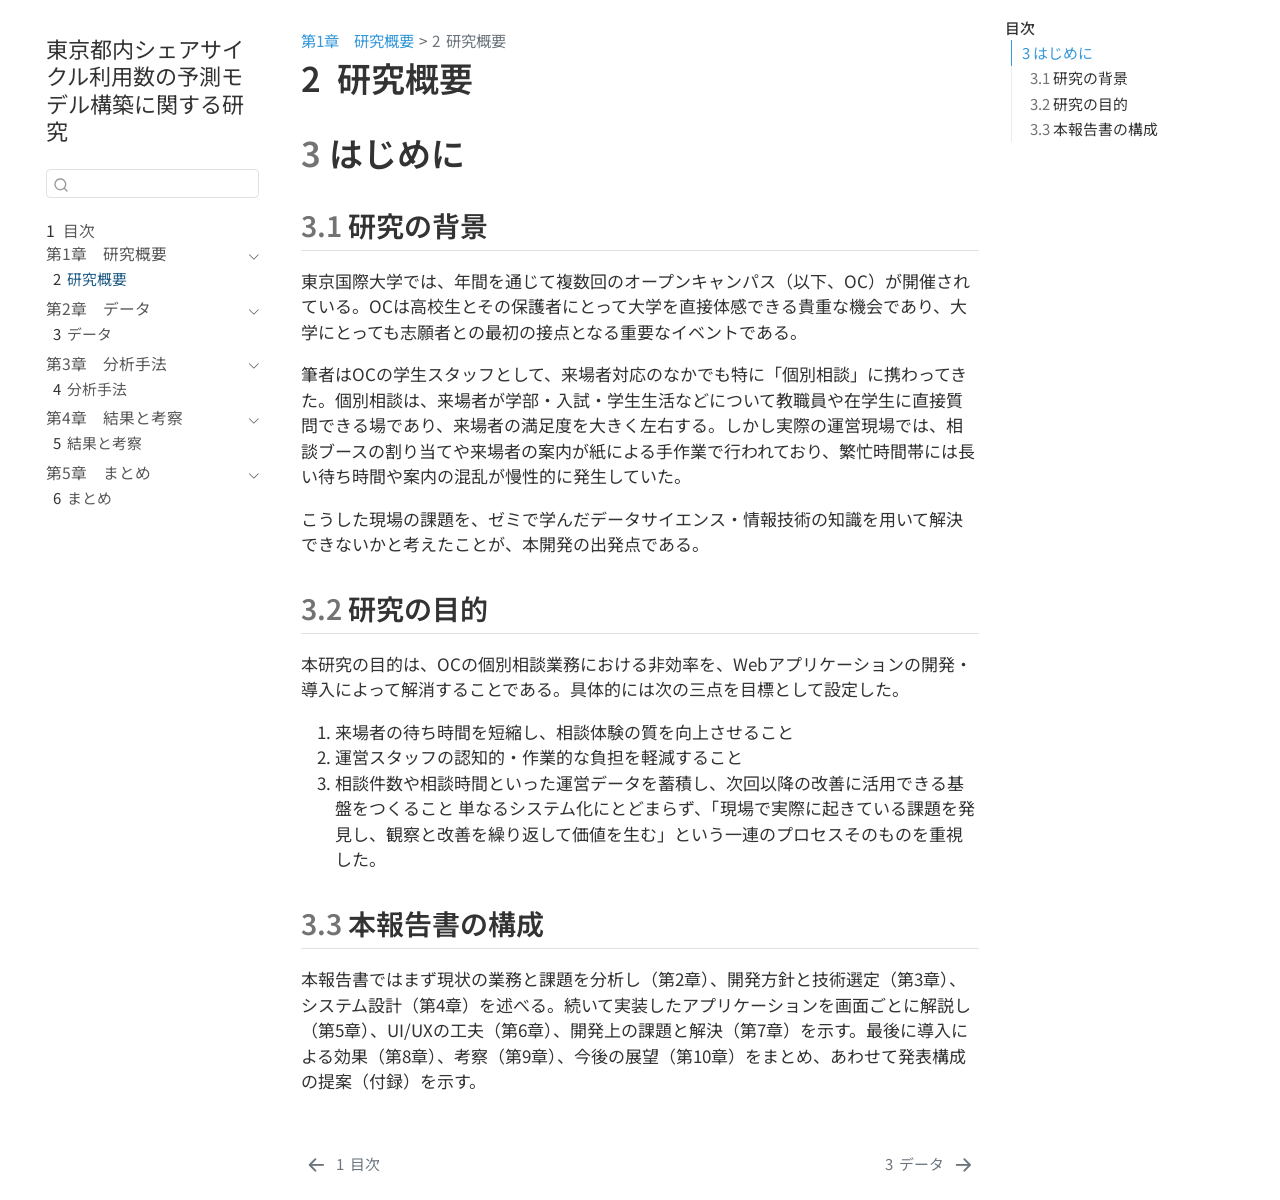
<file: 01_研究概要.html>
<!DOCTYPE html>
<html xmlns="http://www.w3.org/1999/xhtml" lang="ja" xml:lang="ja"><head>

<meta charset="utf-8">
<meta name="generator" content="quarto-1.9.36">

<meta name="viewport" content="width=device-width, initial-scale=1.0, user-scalable=yes">


<title>2&nbsp; 研究概要 – 東京都内シェアサイクル利用数の予測モデル構築に関する研究</title>
<style>
/* Default styles provided by pandoc.
** See https://pandoc.org/MANUAL.html#variables-for-html for config info.
*/
code{white-space: pre-wrap;}
span.smallcaps{font-variant: small-caps;}
div.columns{display: flex; gap: min(4vw, 1.5em);}
div.column{flex: auto; overflow-x: auto;}
div.hanging-indent{margin-left: 1.5em; text-indent: -1.5em;}
ul.task-list{list-style: none;}
ul.task-list li input[type="checkbox"] {
  width: 0.8em;
  margin: 0 0.8em 0.2em -1em; /* quarto-specific, see https://github.com/quarto-dev/quarto-cli/issues/4556 */ 
  vertical-align: middle;
}
</style>


<script src="site_libs/quarto-nav/quarto-nav.js"></script>
<script src="site_libs/quarto-nav/headroom.min.js"></script>
<script src="site_libs/clipboard/clipboard.min.js"></script>
<script src="site_libs/quarto-search/autocomplete.umd.js"></script>
<script src="site_libs/quarto-search/fuse.min.js"></script>
<script src="site_libs/quarto-search/quarto-search.js"></script>
<meta name="quarto:offset" content="./">
<link href="./02_データ.html" rel="next">
<link href="./index.html" rel="prev">
<script src="site_libs/quarto-html/quarto.js" type="module"></script>
<script src="site_libs/quarto-html/tabsets/tabsets.js" type="module"></script>
<script src="site_libs/quarto-html/popper.min.js"></script>
<script src="site_libs/quarto-html/tippy.umd.min.js"></script>
<script src="site_libs/quarto-html/anchor.min.js"></script>
<link href="site_libs/quarto-html/tippy.css" rel="stylesheet">
<link href="site_libs/quarto-html/quarto-syntax-highlighting-845c23b38eaddc0f92fda52bfe77a8c8.css" rel="stylesheet" id="quarto-text-highlighting-styles">
<script src="site_libs/bootstrap/bootstrap.min.js"></script>
<link href="site_libs/bootstrap/bootstrap-icons.css" rel="stylesheet">
<link href="site_libs/bootstrap/bootstrap-7d6722f26c9eca90c1a43cf756b6898c.min.css" rel="stylesheet" append-hash="true" id="quarto-bootstrap" data-mode="light">
<script id="quarto-search-options" type="application/json">{
  "location": "sidebar",
  "copy-button": false,
  "collapse-after": 3,
  "panel-placement": "start",
  "type": "textbox",
  "limit": 50,
  "keyboard-shortcut": [
    "f",
    "/",
    "s"
  ],
  "show-item-context": false,
  "language": {
    "search-no-results-text": "一致なし",
    "search-matching-documents-text": "一致した文書",
    "search-copy-link-title": "検索へのリンクをコピー",
    "search-hide-matches-text": "追加の検索結果を非表示",
    "search-more-match-text": "追加の検索結果",
    "search-more-matches-text": "追加の検索結果",
    "search-clear-button-title": "消去",
    "search-text-placeholder": "",
    "search-detached-cancel-button-title": "取消",
    "search-submit-button-title": "検索",
    "search-label": "サーチ"
  }
}</script>


</head>

<body class="nav-sidebar floating quarto-light">

<div id="quarto-search-results"></div>
  <header id="quarto-header" class="headroom fixed-top">
  <nav class="quarto-secondary-nav">
    <div class="container-fluid d-flex">
      <button type="button" class="quarto-btn-toggle btn" data-bs-toggle="collapse" role="button" data-bs-target=".quarto-sidebar-collapse-item" aria-controls="quarto-sidebar" aria-expanded="false" aria-label="サイドバーを切り替える" onclick="if (window.quartoToggleHeadroom) { window.quartoToggleHeadroom(); }">
        <i class="bi bi-layout-text-sidebar-reverse"></i>
      </button>
        <nav class="quarto-page-breadcrumbs" aria-label="breadcrumb"><ol class="breadcrumb"><li class="breadcrumb-item"><a href="./01_研究概要.html">第1章　研究概要</a></li><li class="breadcrumb-item"><a href="./01_研究概要.html"><span class="chapter-number">2</span>&nbsp; <span class="chapter-title">研究概要</span></a></li></ol></nav>
        <a class="flex-grow-1" role="navigation" data-bs-toggle="collapse" data-bs-target=".quarto-sidebar-collapse-item" aria-controls="quarto-sidebar" aria-expanded="false" aria-label="サイドバーを切り替える" onclick="if (window.quartoToggleHeadroom) { window.quartoToggleHeadroom(); }">      
        </a>
      <button type="button" class="btn quarto-search-button" aria-label="サーチ" onclick="window.quartoOpenSearch();">
        <i class="bi bi-search"></i>
      </button>
    </div>
  </nav>
</header>
<!-- content -->
<div id="quarto-content" class="quarto-container page-columns page-rows-contents page-layout-article">
<!-- sidebar -->
  <nav id="quarto-sidebar" class="sidebar collapse collapse-horizontal quarto-sidebar-collapse-item sidebar-navigation floating overflow-auto">
    <div class="pt-lg-2 mt-2 text-left sidebar-header">
    <div class="sidebar-title mb-0 py-0">
      <a href="./">東京都内シェアサイクル利用数の予測モデル構築に関する研究</a> 
    </div>
      </div>
        <div class="mt-2 flex-shrink-0 align-items-center">
        <div class="sidebar-search">
        <div id="quarto-search" class="" title="サーチ"></div>
        </div>
        </div>
    <div class="sidebar-menu-container"> 
    <ul class="list-unstyled mt-1">
        <li class="sidebar-item">
  <div class="sidebar-item-container"> 
  <a href="./index.html" class="sidebar-item-text sidebar-link">
 <span class="menu-text"><span class="chapter-number">1</span>&nbsp; <span class="chapter-title">目次</span></span></a>
  </div>
</li>
        <li class="sidebar-item sidebar-item-section">
      <div class="sidebar-item-container"> 
            <a class="sidebar-item-text sidebar-link text-start" data-bs-toggle="collapse" data-bs-target="#quarto-sidebar-section-1" role="navigation" aria-expanded="true">
 <span class="menu-text">第1章　研究概要</span></a>
          <a class="sidebar-item-toggle text-start" data-bs-toggle="collapse" data-bs-target="#quarto-sidebar-section-1" role="navigation" aria-expanded="true" aria-label="セクションを切り替え">
            <i class="bi bi-chevron-right ms-2"></i>
          </a> 
      </div>
      <ul id="quarto-sidebar-section-1" class="collapse list-unstyled sidebar-section depth1 show">  
          <li class="sidebar-item">
  <div class="sidebar-item-container"> 
  <a href="./01_研究概要.html" class="sidebar-item-text sidebar-link active">
 <span class="menu-text"><span class="chapter-number">2</span>&nbsp; <span class="chapter-title">研究概要</span></span></a>
  </div>
</li>
      </ul>
  </li>
        <li class="sidebar-item sidebar-item-section">
      <div class="sidebar-item-container"> 
            <a class="sidebar-item-text sidebar-link text-start" data-bs-toggle="collapse" data-bs-target="#quarto-sidebar-section-2" role="navigation" aria-expanded="true">
 <span class="menu-text">第2章　データ</span></a>
          <a class="sidebar-item-toggle text-start" data-bs-toggle="collapse" data-bs-target="#quarto-sidebar-section-2" role="navigation" aria-expanded="true" aria-label="セクションを切り替え">
            <i class="bi bi-chevron-right ms-2"></i>
          </a> 
      </div>
      <ul id="quarto-sidebar-section-2" class="collapse list-unstyled sidebar-section depth1 show">  
          <li class="sidebar-item">
  <div class="sidebar-item-container"> 
  <a href="./02_データ.html" class="sidebar-item-text sidebar-link">
 <span class="menu-text"><span class="chapter-number">3</span>&nbsp; <span class="chapter-title">データ</span></span></a>
  </div>
</li>
      </ul>
  </li>
        <li class="sidebar-item sidebar-item-section">
      <div class="sidebar-item-container"> 
            <a class="sidebar-item-text sidebar-link text-start" data-bs-toggle="collapse" data-bs-target="#quarto-sidebar-section-3" role="navigation" aria-expanded="true">
 <span class="menu-text">第3章　分析手法</span></a>
          <a class="sidebar-item-toggle text-start" data-bs-toggle="collapse" data-bs-target="#quarto-sidebar-section-3" role="navigation" aria-expanded="true" aria-label="セクションを切り替え">
            <i class="bi bi-chevron-right ms-2"></i>
          </a> 
      </div>
      <ul id="quarto-sidebar-section-3" class="collapse list-unstyled sidebar-section depth1 show">  
          <li class="sidebar-item">
  <div class="sidebar-item-container"> 
  <a href="./03_分析手法.html" class="sidebar-item-text sidebar-link">
 <span class="menu-text"><span class="chapter-number">4</span>&nbsp; <span class="chapter-title">分析手法</span></span></a>
  </div>
</li>
      </ul>
  </li>
        <li class="sidebar-item sidebar-item-section">
      <div class="sidebar-item-container"> 
            <a class="sidebar-item-text sidebar-link text-start" data-bs-toggle="collapse" data-bs-target="#quarto-sidebar-section-4" role="navigation" aria-expanded="true">
 <span class="menu-text">第4章　結果と考察</span></a>
          <a class="sidebar-item-toggle text-start" data-bs-toggle="collapse" data-bs-target="#quarto-sidebar-section-4" role="navigation" aria-expanded="true" aria-label="セクションを切り替え">
            <i class="bi bi-chevron-right ms-2"></i>
          </a> 
      </div>
      <ul id="quarto-sidebar-section-4" class="collapse list-unstyled sidebar-section depth1 show">  
          <li class="sidebar-item">
  <div class="sidebar-item-container"> 
  <a href="./04_結果と考察.html" class="sidebar-item-text sidebar-link">
 <span class="menu-text"><span class="chapter-number">5</span>&nbsp; <span class="chapter-title">結果と考察</span></span></a>
  </div>
</li>
      </ul>
  </li>
        <li class="sidebar-item sidebar-item-section">
      <div class="sidebar-item-container"> 
            <a class="sidebar-item-text sidebar-link text-start" data-bs-toggle="collapse" data-bs-target="#quarto-sidebar-section-5" role="navigation" aria-expanded="true">
 <span class="menu-text">第5章　まとめ</span></a>
          <a class="sidebar-item-toggle text-start" data-bs-toggle="collapse" data-bs-target="#quarto-sidebar-section-5" role="navigation" aria-expanded="true" aria-label="セクションを切り替え">
            <i class="bi bi-chevron-right ms-2"></i>
          </a> 
      </div>
      <ul id="quarto-sidebar-section-5" class="collapse list-unstyled sidebar-section depth1 show">  
          <li class="sidebar-item">
  <div class="sidebar-item-container"> 
  <a href="./05_まとめ.html" class="sidebar-item-text sidebar-link">
 <span class="menu-text"><span class="chapter-number">6</span>&nbsp; <span class="chapter-title">まとめ</span></span></a>
  </div>
</li>
      </ul>
  </li>
    </ul>
    </div>
</nav>
<div id="quarto-sidebar-glass" class="quarto-sidebar-collapse-item" data-bs-toggle="collapse" data-bs-target=".quarto-sidebar-collapse-item"></div>
<!-- margin-sidebar -->
    <div id="quarto-margin-sidebar" class="sidebar margin-sidebar">
        <nav id="TOC" role="doc-toc" class="toc-active">
    <h2 id="toc-title">目次</h2>
   
  <ul class="collapse">
  <li><a href="#はじめに" id="toc-はじめに" class="nav-link active" data-scroll-target="#はじめに"><span class="header-section-number">3</span> はじめに</a>
  <ul class="collapse">
  <li><a href="#研究の背景" id="toc-研究の背景" class="nav-link" data-scroll-target="#研究の背景"><span class="header-section-number">3.1</span> 研究の背景</a></li>
  <li><a href="#研究の目的" id="toc-研究の目的" class="nav-link" data-scroll-target="#研究の目的"><span class="header-section-number">3.2</span> 研究の目的</a></li>
  <li><a href="#本報告書の構成" id="toc-本報告書の構成" class="nav-link" data-scroll-target="#本報告書の構成"><span class="header-section-number">3.3</span> 本報告書の構成</a></li>
  </ul></li>
  </ul>
</nav>
    </div>
<!-- main -->
<main class="content" id="quarto-document-content">

<header id="title-block-header" class="quarto-title-block default"><nav class="quarto-page-breadcrumbs quarto-title-breadcrumbs d-none d-lg-block" aria-label="breadcrumb"><ol class="breadcrumb"><li class="breadcrumb-item"><a href="./01_研究概要.html">第1章　研究概要</a></li><li class="breadcrumb-item"><a href="./01_研究概要.html"><span class="chapter-number">2</span>&nbsp; <span class="chapter-title">研究概要</span></a></li></ol></nav>
<div class="quarto-title">
<h1 class="title"><span class="chapter-number">2</span>&nbsp; <span class="chapter-title">研究概要</span></h1>
</div>



<div class="quarto-title-meta">

    
  
    
  </div>
  


</header>


<section id="はじめに" class="level1" data-number="3">
<h1 data-number="3"><span class="header-section-number">3</span> はじめに</h1>
<section id="研究の背景" class="level2" data-number="3.1">
<h2 data-number="3.1" class="anchored" data-anchor-id="研究の背景"><span class="header-section-number">3.1</span> 研究の背景</h2>
<p>東京国際大学では、年間を通じて複数回のオープンキャンパス（以下、OC）が開催されている。OCは高校生とその保護者にとって大学を直接体感できる貴重な機会であり、大学にとっても志願者との最初の接点となる重要なイベントである。</p>
<p>筆者はOCの学生スタッフとして、来場者対応のなかでも特に「個別相談」に携わってきた。個別相談は、来場者が学部・入試・学生生活などについて教職員や在学生に直接質問できる場であり、来場者の満足度を大きく左右する。しかし実際の運営現場では、相談ブースの割り当てや来場者の案内が紙による手作業で行われており、繁忙時間帯には長い待ち時間や案内の混乱が慢性的に発生していた。</p>
<p>こうした現場の課題を、ゼミで学んだデータサイエンス・情報技術の知識を用いて解決できないかと考えたことが、本開発の出発点である。</p>
</section>
<section id="研究の目的" class="level2" data-number="3.2">
<h2 data-number="3.2" class="anchored" data-anchor-id="研究の目的"><span class="header-section-number">3.2</span> 研究の目的</h2>
<p>本研究の目的は、OCの個別相談業務における非効率を、Webアプリケーションの開発・導入によって解消することである。具体的には次の三点を目標として設定した。</p>
<ol type="1">
<li>来場者の待ち時間を短縮し、相談体験の質を向上させること</li>
<li>運営スタッフの認知的・作業的な負担を軽減すること</li>
<li>相談件数や相談時間といった運営データを蓄積し、次回以降の改善に活用できる基盤をつくること 単なるシステム化にとどまらず、「現場で実際に起きている課題を発見し、観察と改善を繰り返して価値を生む」という一連のプロセスそのものを重視した。</li>
</ol>
</section>
<section id="本報告書の構成" class="level2" data-number="3.3">
<h2 data-number="3.3" class="anchored" data-anchor-id="本報告書の構成"><span class="header-section-number">3.3</span> 本報告書の構成</h2>
<p>本報告書ではまず現状の業務と課題を分析し（第2章）、開発方針と技術選定（第3章）、システム設計（第4章）を述べる。続いて実装したアプリケーションを画面ごとに解説し（第5章）、UI/UXの工夫（第6章）、開発上の課題と解決（第7章）を示す。最後に導入による効果（第8章）、考察（第9章）、今後の展望（第10章）をまとめ、あわせて発表構成の提案（付録）を示す。</p>


</section>
</section>

</main> <!-- /main -->
<script id="quarto-html-after-body" type="application/javascript">
  window.document.addEventListener("DOMContentLoaded", function (event) {
    const icon = "";
    const anchorJS = new window.AnchorJS();
    anchorJS.options = {
      placement: 'right',
      icon: icon
    };
    anchorJS.add('.anchored');
    const isCodeAnnotation = (el) => {
      for (const clz of el.classList) {
        if (clz.startsWith('code-annotation-')) {                     
          return true;
        }
      }
      return false;
    }
    const onCopySuccess = function(e) {
      // button target
      const button = e.trigger;
      // don't keep focus
      button.blur();
      // flash "checked"
      button.classList.add('code-copy-button-checked');
      var currentTitle = button.getAttribute("title");
      button.setAttribute("title", "コピーしました");
      let tooltip;
      if (window.bootstrap) {
        button.setAttribute("data-bs-toggle", "tooltip");
        button.setAttribute("data-bs-placement", "left");
        button.setAttribute("data-bs-title", "コピーしました");
        tooltip = new bootstrap.Tooltip(button, 
          { trigger: "manual", 
            customClass: "code-copy-button-tooltip",
            offset: [0, -8]});
        tooltip.show();    
      }
      setTimeout(function() {
        if (tooltip) {
          tooltip.hide();
          button.removeAttribute("data-bs-title");
          button.removeAttribute("data-bs-toggle");
          button.removeAttribute("data-bs-placement");
        }
        button.setAttribute("title", currentTitle);
        button.classList.remove('code-copy-button-checked');
      }, 1000);
      // clear code selection
      e.clearSelection();
    }
    const getTextToCopy = function(trigger) {
      const outerScaffold = trigger.parentElement.cloneNode(true);
      const codeEl = outerScaffold.querySelector('code');
      for (const childEl of codeEl.children) {
        if (isCodeAnnotation(childEl)) {
          childEl.remove();
        }
      }
      return codeEl.innerText;
    }
    const clipboard = new window.ClipboardJS('.code-copy-button:not([data-in-quarto-modal])', {
      text: getTextToCopy
    });
    clipboard.on('success', onCopySuccess);
    if (window.document.getElementById('quarto-embedded-source-code-modal')) {
      const clipboardModal = new window.ClipboardJS('.code-copy-button[data-in-quarto-modal]', {
        text: getTextToCopy,
        container: window.document.getElementById('quarto-embedded-source-code-modal')
      });
      clipboardModal.on('success', onCopySuccess);
    }
      var localhostRegex = new RegExp(/^(?:http|https):\/\/localhost\:?[0-9]*\//);
      var mailtoRegex = new RegExp(/^mailto:/);
        var filterRegex = new RegExp('/' + window.location.host + '/');
      var isInternal = (href) => {
          return filterRegex.test(href) || localhostRegex.test(href) || mailtoRegex.test(href);
      }
      // Inspect non-navigation links and adorn them if external
     var links = window.document.querySelectorAll('a[href]:not(.nav-link):not(.navbar-brand):not(.toc-action):not(.sidebar-link):not(.sidebar-item-toggle):not(.pagination-link):not(.no-external):not([aria-hidden]):not(.dropdown-item):not(.quarto-navigation-tool):not(.about-link)');
      for (var i=0; i<links.length; i++) {
        const link = links[i];
        if (!isInternal(link.href)) {
          // undo the damage that might have been done by quarto-nav.js in the case of
          // links that we want to consider external
          if (link.dataset.originalHref !== undefined) {
            link.href = link.dataset.originalHref;
          }
        }
      }
    function tippyHover(el, contentFn, onTriggerFn, onUntriggerFn) {
      const config = {
        allowHTML: true,
        maxWidth: 500,
        delay: 100,
        arrow: false,
        appendTo: function(el) {
            return el.parentElement;
        },
        interactive: true,
        interactiveBorder: 10,
        theme: 'quarto',
        placement: 'bottom-start',
      };
      if (contentFn) {
        config.content = contentFn;
      }
      if (onTriggerFn) {
        config.onTrigger = onTriggerFn;
      }
      if (onUntriggerFn) {
        config.onUntrigger = onUntriggerFn;
      }
      window.tippy(el, config); 
    }
    const noterefs = window.document.querySelectorAll('a[role="doc-noteref"]');
    for (var i=0; i<noterefs.length; i++) {
      const ref = noterefs[i];
      tippyHover(ref, function() {
        // use id or data attribute instead here
        let href = ref.getAttribute('data-footnote-href') || ref.getAttribute('href');
        try { href = new URL(href).hash; } catch {}
        const id = href.replace(/^#\/?/, "");
        const note = window.document.getElementById(id);
        if (note) {
          return note.innerHTML;
        } else {
          return "";
        }
      });
    }
    const xrefs = window.document.querySelectorAll('a.quarto-xref');
    const processXRef = (id, note) => {
      // Strip column container classes
      const stripColumnClz = (el) => {
        el.classList.remove("page-full", "page-columns");
        if (el.children) {
          for (const child of el.children) {
            stripColumnClz(child);
          }
        }
      }
      stripColumnClz(note)
      if (id === null || id.startsWith('sec-')) {
        // Special case sections, only their first couple elements
        const container = document.createElement("div");
        if (note.children && note.children.length > 2) {
          container.appendChild(note.children[0].cloneNode(true));
          for (let i = 1; i < note.children.length; i++) {
            const child = note.children[i];
            if (child.tagName === "P" && child.innerText === "") {
              continue;
            } else {
              container.appendChild(child.cloneNode(true));
              break;
            }
          }
          if (window.Quarto?.typesetMath) {
            window.Quarto.typesetMath(container);
          }
          return container.innerHTML
        } else {
          if (window.Quarto?.typesetMath) {
            window.Quarto.typesetMath(note);
          }
          return note.innerHTML;
        }
      } else {
        // Remove any anchor links if they are present
        const anchorLink = note.querySelector('a.anchorjs-link');
        if (anchorLink) {
          anchorLink.remove();
        }
        if (window.Quarto?.typesetMath) {
          window.Quarto.typesetMath(note);
        }
        if (note.classList.contains("callout")) {
          return note.outerHTML;
        } else {
          return note.innerHTML;
        }
      }
    }
    for (var i=0; i<xrefs.length; i++) {
      const xref = xrefs[i];
      tippyHover(xref, undefined, function(instance) {
        instance.disable();
        let url = xref.getAttribute('href');
        let hash = undefined; 
        if (url.startsWith('#')) {
          hash = url;
        } else {
          try { hash = new URL(url).hash; } catch {}
        }
        if (hash) {
          const id = hash.replace(/^#\/?/, "");
          const note = window.document.getElementById(id);
          if (note !== null) {
            try {
              const html = processXRef(id, note.cloneNode(true));
              instance.setContent(html);
            } finally {
              instance.enable();
              instance.show();
            }
          } else {
            // See if we can fetch this
            fetch(url.split('#')[0])
            .then(res => res.text())
            .then(html => {
              const parser = new DOMParser();
              const htmlDoc = parser.parseFromString(html, "text/html");
              const note = htmlDoc.getElementById(id);
              if (note !== null) {
                const html = processXRef(id, note);
                instance.setContent(html);
              } 
            }).finally(() => {
              instance.enable();
              instance.show();
            });
          }
        } else {
          // See if we can fetch a full url (with no hash to target)
          // This is a special case and we should probably do some content thinning / targeting
          fetch(url)
          .then(res => res.text())
          .then(html => {
            const parser = new DOMParser();
            const htmlDoc = parser.parseFromString(html, "text/html");
            const note = htmlDoc.querySelector('main.content');
            if (note !== null) {
              // This should only happen for chapter cross references
              // (since there is no id in the URL)
              // remove the first header
              if (note.children.length > 0 && note.children[0].tagName === "HEADER") {
                note.children[0].remove();
              }
              const html = processXRef(null, note);
              instance.setContent(html);
            } 
          }).finally(() => {
            instance.enable();
            instance.show();
          });
        }
      }, function(instance) {
      });
    }
        let selectedAnnoteEl;
        const selectorForAnnotation = ( cell, annotation) => {
          let cellAttr = 'data-code-cell="' + cell + '"';
          let lineAttr = 'data-code-annotation="' +  annotation + '"';
          const selector = 'span[' + cellAttr + '][' + lineAttr + ']';
          return selector;
        }
        const selectCodeLines = (annoteEl) => {
          const doc = window.document;
          const targetCell = annoteEl.getAttribute("data-target-cell");
          const targetAnnotation = annoteEl.getAttribute("data-target-annotation");
          const annoteSpan = window.document.querySelector(selectorForAnnotation(targetCell, targetAnnotation));
          const lines = annoteSpan.getAttribute("data-code-lines").split(",");
          const lineIds = lines.map((line) => {
            return targetCell + "-" + line;
          })
          let top = null;
          let height = null;
          let parent = null;
          if (lineIds.length > 0) {
              //compute the position of the single el (top and bottom and make a div)
              const el = window.document.getElementById(lineIds[0]);
              top = el.offsetTop;
              height = el.offsetHeight;
              parent = el.parentElement.parentElement;
            if (lineIds.length > 1) {
              const lastEl = window.document.getElementById(lineIds[lineIds.length - 1]);
              const bottom = lastEl.offsetTop + lastEl.offsetHeight;
              height = bottom - top;
            }
            if (top !== null && height !== null && parent !== null) {
              // cook up a div (if necessary) and position it 
              let div = window.document.getElementById("code-annotation-line-highlight");
              if (div === null) {
                div = window.document.createElement("div");
                div.setAttribute("id", "code-annotation-line-highlight");
                div.style.position = 'absolute';
                parent.appendChild(div);
              }
              div.style.top = top - 2 + "px";
              div.style.height = height + 4 + "px";
              div.style.left = 0;
              let gutterDiv = window.document.getElementById("code-annotation-line-highlight-gutter");
              if (gutterDiv === null) {
                gutterDiv = window.document.createElement("div");
                gutterDiv.setAttribute("id", "code-annotation-line-highlight-gutter");
                gutterDiv.style.position = 'absolute';
                const codeCell = window.document.getElementById(targetCell);
                const gutter = codeCell.querySelector('.code-annotation-gutter');
                gutter.appendChild(gutterDiv);
              }
              gutterDiv.style.top = top - 2 + "px";
              gutterDiv.style.height = height + 4 + "px";
            }
            selectedAnnoteEl = annoteEl;
          }
        };
        const unselectCodeLines = () => {
          const elementsIds = ["code-annotation-line-highlight", "code-annotation-line-highlight-gutter"];
          elementsIds.forEach((elId) => {
            const div = window.document.getElementById(elId);
            if (div) {
              div.remove();
            }
          });
          selectedAnnoteEl = undefined;
        };
          // Handle positioning of the toggle
      window.addEventListener(
        "resize",
        throttle(() => {
          elRect = undefined;
          if (selectedAnnoteEl) {
            selectCodeLines(selectedAnnoteEl);
          }
        }, 10)
      );
      function throttle(fn, ms) {
      let throttle = false;
      let timer;
        return (...args) => {
          if(!throttle) { // first call gets through
              fn.apply(this, args);
              throttle = true;
          } else { // all the others get throttled
              if(timer) clearTimeout(timer); // cancel #2
              timer = setTimeout(() => {
                fn.apply(this, args);
                timer = throttle = false;
              }, ms);
          }
        };
      }
        // Attach click handler to the DT
        const annoteDls = window.document.querySelectorAll('dt[data-target-cell]');
        for (const annoteDlNode of annoteDls) {
          annoteDlNode.addEventListener('click', (event) => {
            const clickedEl = event.target;
            if (clickedEl !== selectedAnnoteEl) {
              unselectCodeLines();
              const activeEl = window.document.querySelector('dt[data-target-cell].code-annotation-active');
              if (activeEl) {
                activeEl.classList.remove('code-annotation-active');
              }
              selectCodeLines(clickedEl);
              clickedEl.classList.add('code-annotation-active');
            } else {
              // Unselect the line
              unselectCodeLines();
              clickedEl.classList.remove('code-annotation-active');
            }
          });
        }
    const findCites = (el) => {
      const parentEl = el.parentElement;
      if (parentEl) {
        const cites = parentEl.dataset.cites;
        if (cites) {
          return {
            el,
            cites: cites.split(' ')
          };
        } else {
          return findCites(el.parentElement)
        }
      } else {
        return undefined;
      }
    };
    var bibliorefs = window.document.querySelectorAll('a[role="doc-biblioref"]');
    for (var i=0; i<bibliorefs.length; i++) {
      const ref = bibliorefs[i];
      const citeInfo = findCites(ref);
      if (citeInfo) {
        tippyHover(citeInfo.el, function() {
          var popup = window.document.createElement('div');
          citeInfo.cites.forEach(function(cite) {
            var citeDiv = window.document.createElement('div');
            citeDiv.classList.add('hanging-indent');
            citeDiv.classList.add('csl-entry');
            var biblioDiv = window.document.getElementById('ref-' + cite);
            if (biblioDiv) {
              citeDiv.innerHTML = biblioDiv.innerHTML;
            }
            popup.appendChild(citeDiv);
          });
          return popup.innerHTML;
        });
      }
    }
  });
  </script>
<nav class="page-navigation">
  <div class="nav-page nav-page-previous">
      <a href="./index.html" class="pagination-link" aria-label="目次">
        <i class="bi bi-arrow-left-short"></i> <span class="nav-page-text"><span class="chapter-number">1</span>&nbsp; <span class="chapter-title">目次</span></span>
      </a>          
  </div>
  <div class="nav-page nav-page-next">
      <a href="./02_データ.html" class="pagination-link" aria-label="データ">
        <span class="nav-page-text"><span class="chapter-number">3</span>&nbsp; <span class="chapter-title">データ</span></span> <i class="bi bi-arrow-right-short"></i>
      </a>
  </div>
</nav>
</div> <!-- /content -->




</body></html>
</file>
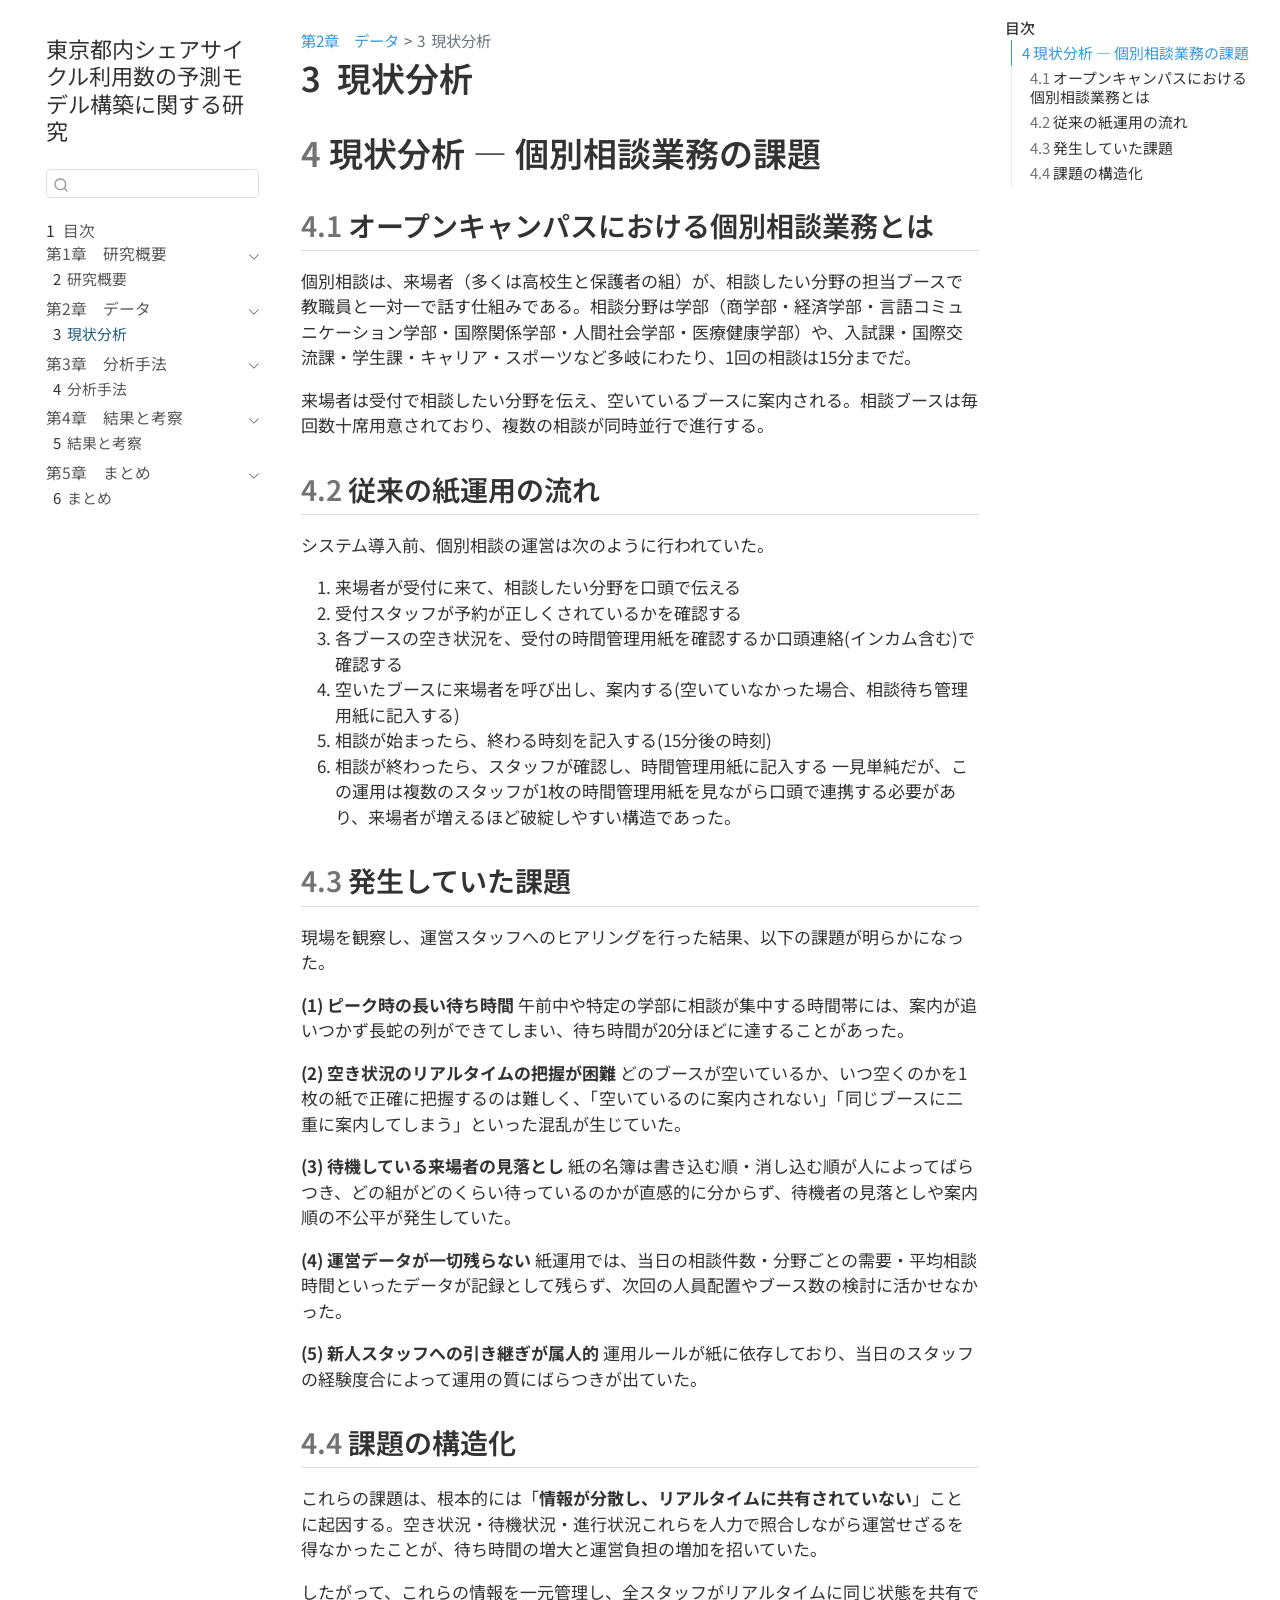
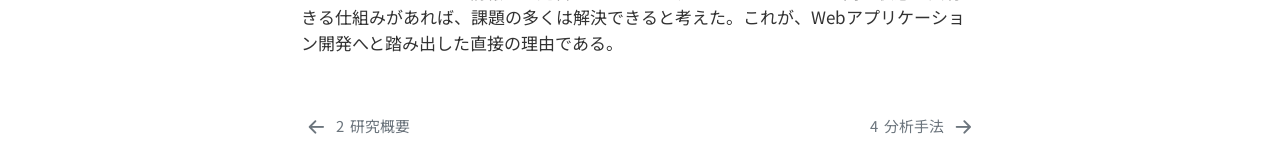
<file: 02_データ.html>
<!DOCTYPE html>
<html xmlns="http://www.w3.org/1999/xhtml" lang="ja" xml:lang="ja"><head>

<meta charset="utf-8">
<meta name="generator" content="quarto-1.9.36">

<meta name="viewport" content="width=device-width, initial-scale=1.0, user-scalable=yes">


<title>3&nbsp; 現状分析 – 東京都内シェアサイクル利用数の予測モデル構築に関する研究</title>
<style>
/* Default styles provided by pandoc.
** See https://pandoc.org/MANUAL.html#variables-for-html for config info.
*/
code{white-space: pre-wrap;}
span.smallcaps{font-variant: small-caps;}
div.columns{display: flex; gap: min(4vw, 1.5em);}
div.column{flex: auto; overflow-x: auto;}
div.hanging-indent{margin-left: 1.5em; text-indent: -1.5em;}
ul.task-list{list-style: none;}
ul.task-list li input[type="checkbox"] {
  width: 0.8em;
  margin: 0 0.8em 0.2em -1em; /* quarto-specific, see https://github.com/quarto-dev/quarto-cli/issues/4556 */ 
  vertical-align: middle;
}
</style>


<script src="site_libs/quarto-nav/quarto-nav.js"></script>
<script src="site_libs/quarto-nav/headroom.min.js"></script>
<script src="site_libs/clipboard/clipboard.min.js"></script>
<script src="site_libs/quarto-search/autocomplete.umd.js"></script>
<script src="site_libs/quarto-search/fuse.min.js"></script>
<script src="site_libs/quarto-search/quarto-search.js"></script>
<meta name="quarto:offset" content="./">
<link href="./03_分析手法.html" rel="next">
<link href="./01_研究概要.html" rel="prev">
<script src="site_libs/quarto-html/quarto.js" type="module"></script>
<script src="site_libs/quarto-html/tabsets/tabsets.js" type="module"></script>
<script src="site_libs/quarto-html/popper.min.js"></script>
<script src="site_libs/quarto-html/tippy.umd.min.js"></script>
<script src="site_libs/quarto-html/anchor.min.js"></script>
<link href="site_libs/quarto-html/tippy.css" rel="stylesheet">
<link href="site_libs/quarto-html/quarto-syntax-highlighting-845c23b38eaddc0f92fda52bfe77a8c8.css" rel="stylesheet" id="quarto-text-highlighting-styles">
<script src="site_libs/bootstrap/bootstrap.min.js"></script>
<link href="site_libs/bootstrap/bootstrap-icons.css" rel="stylesheet">
<link href="site_libs/bootstrap/bootstrap-7d6722f26c9eca90c1a43cf756b6898c.min.css" rel="stylesheet" append-hash="true" id="quarto-bootstrap" data-mode="light">
<script id="quarto-search-options" type="application/json">{
  "location": "sidebar",
  "copy-button": false,
  "collapse-after": 3,
  "panel-placement": "start",
  "type": "textbox",
  "limit": 50,
  "keyboard-shortcut": [
    "f",
    "/",
    "s"
  ],
  "show-item-context": false,
  "language": {
    "search-no-results-text": "一致なし",
    "search-matching-documents-text": "一致した文書",
    "search-copy-link-title": "検索へのリンクをコピー",
    "search-hide-matches-text": "追加の検索結果を非表示",
    "search-more-match-text": "追加の検索結果",
    "search-more-matches-text": "追加の検索結果",
    "search-clear-button-title": "消去",
    "search-text-placeholder": "",
    "search-detached-cancel-button-title": "取消",
    "search-submit-button-title": "検索",
    "search-label": "サーチ"
  }
}</script>


</head>

<body class="nav-sidebar floating quarto-light">

<div id="quarto-search-results"></div>
  <header id="quarto-header" class="headroom fixed-top">
  <nav class="quarto-secondary-nav">
    <div class="container-fluid d-flex">
      <button type="button" class="quarto-btn-toggle btn" data-bs-toggle="collapse" role="button" data-bs-target=".quarto-sidebar-collapse-item" aria-controls="quarto-sidebar" aria-expanded="false" aria-label="サイドバーを切り替える" onclick="if (window.quartoToggleHeadroom) { window.quartoToggleHeadroom(); }">
        <i class="bi bi-layout-text-sidebar-reverse"></i>
      </button>
        <nav class="quarto-page-breadcrumbs" aria-label="breadcrumb"><ol class="breadcrumb"><li class="breadcrumb-item"><a href="./02_データ.html">第2章　データ</a></li><li class="breadcrumb-item"><a href="./02_データ.html"><span class="chapter-number">3</span>&nbsp; <span class="chapter-title">現状分析</span></a></li></ol></nav>
        <a class="flex-grow-1" role="navigation" data-bs-toggle="collapse" data-bs-target=".quarto-sidebar-collapse-item" aria-controls="quarto-sidebar" aria-expanded="false" aria-label="サイドバーを切り替える" onclick="if (window.quartoToggleHeadroom) { window.quartoToggleHeadroom(); }">      
        </a>
      <button type="button" class="btn quarto-search-button" aria-label="サーチ" onclick="window.quartoOpenSearch();">
        <i class="bi bi-search"></i>
      </button>
    </div>
  </nav>
</header>
<!-- content -->
<div id="quarto-content" class="quarto-container page-columns page-rows-contents page-layout-article">
<!-- sidebar -->
  <nav id="quarto-sidebar" class="sidebar collapse collapse-horizontal quarto-sidebar-collapse-item sidebar-navigation floating overflow-auto">
    <div class="pt-lg-2 mt-2 text-left sidebar-header">
    <div class="sidebar-title mb-0 py-0">
      <a href="./">東京都内シェアサイクル利用数の予測モデル構築に関する研究</a> 
    </div>
      </div>
        <div class="mt-2 flex-shrink-0 align-items-center">
        <div class="sidebar-search">
        <div id="quarto-search" class="" title="サーチ"></div>
        </div>
        </div>
    <div class="sidebar-menu-container"> 
    <ul class="list-unstyled mt-1">
        <li class="sidebar-item">
  <div class="sidebar-item-container"> 
  <a href="./index.html" class="sidebar-item-text sidebar-link">
 <span class="menu-text"><span class="chapter-number">1</span>&nbsp; <span class="chapter-title">目次</span></span></a>
  </div>
</li>
        <li class="sidebar-item sidebar-item-section">
      <div class="sidebar-item-container"> 
            <a class="sidebar-item-text sidebar-link text-start" data-bs-toggle="collapse" data-bs-target="#quarto-sidebar-section-1" role="navigation" aria-expanded="true">
 <span class="menu-text">第1章　研究概要</span></a>
          <a class="sidebar-item-toggle text-start" data-bs-toggle="collapse" data-bs-target="#quarto-sidebar-section-1" role="navigation" aria-expanded="true" aria-label="セクションを切り替え">
            <i class="bi bi-chevron-right ms-2"></i>
          </a> 
      </div>
      <ul id="quarto-sidebar-section-1" class="collapse list-unstyled sidebar-section depth1 show">  
          <li class="sidebar-item">
  <div class="sidebar-item-container"> 
  <a href="./01_研究概要.html" class="sidebar-item-text sidebar-link">
 <span class="menu-text"><span class="chapter-number">2</span>&nbsp; <span class="chapter-title">研究概要</span></span></a>
  </div>
</li>
      </ul>
  </li>
        <li class="sidebar-item sidebar-item-section">
      <div class="sidebar-item-container"> 
            <a class="sidebar-item-text sidebar-link text-start" data-bs-toggle="collapse" data-bs-target="#quarto-sidebar-section-2" role="navigation" aria-expanded="true">
 <span class="menu-text">第2章　データ</span></a>
          <a class="sidebar-item-toggle text-start" data-bs-toggle="collapse" data-bs-target="#quarto-sidebar-section-2" role="navigation" aria-expanded="true" aria-label="セクションを切り替え">
            <i class="bi bi-chevron-right ms-2"></i>
          </a> 
      </div>
      <ul id="quarto-sidebar-section-2" class="collapse list-unstyled sidebar-section depth1 show">  
          <li class="sidebar-item">
  <div class="sidebar-item-container"> 
  <a href="./02_データ.html" class="sidebar-item-text sidebar-link active">
 <span class="menu-text"><span class="chapter-number">3</span>&nbsp; <span class="chapter-title">現状分析</span></span></a>
  </div>
</li>
      </ul>
  </li>
        <li class="sidebar-item sidebar-item-section">
      <div class="sidebar-item-container"> 
            <a class="sidebar-item-text sidebar-link text-start" data-bs-toggle="collapse" data-bs-target="#quarto-sidebar-section-3" role="navigation" aria-expanded="true">
 <span class="menu-text">第3章　分析手法</span></a>
          <a class="sidebar-item-toggle text-start" data-bs-toggle="collapse" data-bs-target="#quarto-sidebar-section-3" role="navigation" aria-expanded="true" aria-label="セクションを切り替え">
            <i class="bi bi-chevron-right ms-2"></i>
          </a> 
      </div>
      <ul id="quarto-sidebar-section-3" class="collapse list-unstyled sidebar-section depth1 show">  
          <li class="sidebar-item">
  <div class="sidebar-item-container"> 
  <a href="./03_分析手法.html" class="sidebar-item-text sidebar-link">
 <span class="menu-text"><span class="chapter-number">4</span>&nbsp; <span class="chapter-title">分析手法</span></span></a>
  </div>
</li>
      </ul>
  </li>
        <li class="sidebar-item sidebar-item-section">
      <div class="sidebar-item-container"> 
            <a class="sidebar-item-text sidebar-link text-start" data-bs-toggle="collapse" data-bs-target="#quarto-sidebar-section-4" role="navigation" aria-expanded="true">
 <span class="menu-text">第4章　結果と考察</span></a>
          <a class="sidebar-item-toggle text-start" data-bs-toggle="collapse" data-bs-target="#quarto-sidebar-section-4" role="navigation" aria-expanded="true" aria-label="セクションを切り替え">
            <i class="bi bi-chevron-right ms-2"></i>
          </a> 
      </div>
      <ul id="quarto-sidebar-section-4" class="collapse list-unstyled sidebar-section depth1 show">  
          <li class="sidebar-item">
  <div class="sidebar-item-container"> 
  <a href="./04_結果と考察.html" class="sidebar-item-text sidebar-link">
 <span class="menu-text"><span class="chapter-number">5</span>&nbsp; <span class="chapter-title">結果と考察</span></span></a>
  </div>
</li>
      </ul>
  </li>
        <li class="sidebar-item sidebar-item-section">
      <div class="sidebar-item-container"> 
            <a class="sidebar-item-text sidebar-link text-start" data-bs-toggle="collapse" data-bs-target="#quarto-sidebar-section-5" role="navigation" aria-expanded="true">
 <span class="menu-text">第5章　まとめ</span></a>
          <a class="sidebar-item-toggle text-start" data-bs-toggle="collapse" data-bs-target="#quarto-sidebar-section-5" role="navigation" aria-expanded="true" aria-label="セクションを切り替え">
            <i class="bi bi-chevron-right ms-2"></i>
          </a> 
      </div>
      <ul id="quarto-sidebar-section-5" class="collapse list-unstyled sidebar-section depth1 show">  
          <li class="sidebar-item">
  <div class="sidebar-item-container"> 
  <a href="./05_まとめ.html" class="sidebar-item-text sidebar-link">
 <span class="menu-text"><span class="chapter-number">6</span>&nbsp; <span class="chapter-title">まとめ</span></span></a>
  </div>
</li>
      </ul>
  </li>
    </ul>
    </div>
</nav>
<div id="quarto-sidebar-glass" class="quarto-sidebar-collapse-item" data-bs-toggle="collapse" data-bs-target=".quarto-sidebar-collapse-item"></div>
<!-- margin-sidebar -->
    <div id="quarto-margin-sidebar" class="sidebar margin-sidebar">
        <nav id="TOC" role="doc-toc" class="toc-active">
    <h2 id="toc-title">目次</h2>
   
  <ul class="collapse">
  <li><a href="#現状分析-個別相談業務の課題" id="toc-現状分析-個別相談業務の課題" class="nav-link active" data-scroll-target="#現状分析-個別相談業務の課題"><span class="header-section-number">4</span> 現状分析 ― 個別相談業務の課題</a>
  <ul class="collapse">
  <li><a href="#オープンキャンパスにおける個別相談業務とは" id="toc-オープンキャンパスにおける個別相談業務とは" class="nav-link" data-scroll-target="#オープンキャンパスにおける個別相談業務とは"><span class="header-section-number">4.1</span> オープンキャンパスにおける個別相談業務とは</a></li>
  <li><a href="#従来の紙運用の流れ" id="toc-従来の紙運用の流れ" class="nav-link" data-scroll-target="#従来の紙運用の流れ"><span class="header-section-number">4.2</span> 従来の紙運用の流れ</a></li>
  <li><a href="#発生していた課題" id="toc-発生していた課題" class="nav-link" data-scroll-target="#発生していた課題"><span class="header-section-number">4.3</span> 発生していた課題</a></li>
  <li><a href="#課題の構造化" id="toc-課題の構造化" class="nav-link" data-scroll-target="#課題の構造化"><span class="header-section-number">4.4</span> 課題の構造化</a></li>
  </ul></li>
  </ul>
</nav>
    </div>
<!-- main -->
<main class="content" id="quarto-document-content">

<header id="title-block-header" class="quarto-title-block default"><nav class="quarto-page-breadcrumbs quarto-title-breadcrumbs d-none d-lg-block" aria-label="breadcrumb"><ol class="breadcrumb"><li class="breadcrumb-item"><a href="./02_データ.html">第2章　データ</a></li><li class="breadcrumb-item"><a href="./02_データ.html"><span class="chapter-number">3</span>&nbsp; <span class="chapter-title">現状分析</span></a></li></ol></nav>
<div class="quarto-title">
<h1 class="title"><span class="chapter-number">3</span>&nbsp; <span class="chapter-title">現状分析</span></h1>
</div>



<div class="quarto-title-meta">

    
  
    
  </div>
  


</header>


<section id="現状分析-個別相談業務の課題" class="level1" data-number="4">
<h1 data-number="4"><span class="header-section-number">4</span> 現状分析 ― 個別相談業務の課題</h1>
<section id="オープンキャンパスにおける個別相談業務とは" class="level2" data-number="4.1">
<h2 data-number="4.1" class="anchored" data-anchor-id="オープンキャンパスにおける個別相談業務とは"><span class="header-section-number">4.1</span> オープンキャンパスにおける個別相談業務とは</h2>
<p>個別相談は、来場者（多くは高校生と保護者の組）が、相談したい分野の担当ブースで教職員と一対一で話す仕組みである。相談分野は学部（商学部・経済学部・言語コミュニケーション学部・国際関係学部・人間社会学部・医療健康学部）や、入試課・国際交流課・学生課・キャリア・スポーツなど多岐にわたり、1回の相談は15分までだ。</p>
<p>来場者は受付で相談したい分野を伝え、空いているブースに案内される。相談ブースは毎回数十席用意されており、複数の相談が同時並行で進行する。</p>
</section>
<section id="従来の紙運用の流れ" class="level2" data-number="4.2">
<h2 data-number="4.2" class="anchored" data-anchor-id="従来の紙運用の流れ"><span class="header-section-number">4.2</span> 従来の紙運用の流れ</h2>
<p>システム導入前、個別相談の運営は次のように行われていた。</p>
<ol type="1">
<li>来場者が受付に来て、相談したい分野を口頭で伝える</li>
<li>受付スタッフが予約が正しくされているかを確認する</li>
<li>各ブースの空き状況を、受付の時間管理用紙を確認するか口頭連絡(インカム含む)で確認する</li>
<li>空いたブースに来場者を呼び出し、案内する(空いていなかった場合、相談待ち管理用紙に記入する)</li>
<li>相談が始まったら、終わる時刻を記入する(15分後の時刻)</li>
<li>相談が終わったら、スタッフが確認し、時間管理用紙に記入する 一見単純だが、この運用は複数のスタッフが1枚の時間管理用紙を見ながら口頭で連携する必要があり、来場者が増えるほど破綻しやすい構造であった。</li>
</ol>
</section>
<section id="発生していた課題" class="level2" data-number="4.3">
<h2 data-number="4.3" class="anchored" data-anchor-id="発生していた課題"><span class="header-section-number">4.3</span> 発生していた課題</h2>
<p>現場を観察し、運営スタッフへのヒアリングを行った結果、以下の課題が明らかになった。</p>
<p><strong>(1) ピーク時の長い待ち時間</strong> 午前中や特定の学部に相談が集中する時間帯には、案内が追いつかず長蛇の列ができてしまい、待ち時間が20分ほどに達することがあった。</p>
<p><strong>(2) 空き状況のリアルタイムの把握が困難</strong> どのブースが空いているか、いつ空くのかを1枚の紙で正確に把握するのは難しく、「空いているのに案内されない」「同じブースに二重に案内してしまう」といった混乱が生じていた。</p>
<p><strong>(3) 待機している来場者の見落とし</strong> 紙の名簿は書き込む順・消し込む順が人によってばらつき、どの組がどのくらい待っているのかが直感的に分からず、待機者の見落としや案内順の不公平が発生していた。</p>
<p><strong>(4) 運営データが一切残らない</strong> 紙運用では、当日の相談件数・分野ごとの需要・平均相談時間といったデータが記録として残らず、次回の人員配置やブース数の検討に活かせなかった。</p>
<p><strong>(5) 新人スタッフへの引き継ぎが属人的</strong> 運用ルールが紙に依存しており、当日のスタッフの経験度合によって運用の質にばらつきが出ていた。</p>
</section>
<section id="課題の構造化" class="level2" data-number="4.4">
<h2 data-number="4.4" class="anchored" data-anchor-id="課題の構造化"><span class="header-section-number">4.4</span> 課題の構造化</h2>
<p>これらの課題は、根本的には「<strong>情報が分散し、リアルタイムに共有されていない</strong>」ことに起因する。空き状況・待機状況・進行状況これらを人力で照合しながら運営せざるを得なかったことが、待ち時間の増大と運営負担の増加を招いていた。</p>
<p>したがって、これらの情報を一元管理し、全スタッフがリアルタイムに同じ状態を共有できる仕組みがあれば、課題の多くは解決できると考えた。これが、Webアプリケーション開発へと踏み出した直接の理由である。</p>


</section>
</section>

</main> <!-- /main -->
<script id="quarto-html-after-body" type="application/javascript">
  window.document.addEventListener("DOMContentLoaded", function (event) {
    const icon = "";
    const anchorJS = new window.AnchorJS();
    anchorJS.options = {
      placement: 'right',
      icon: icon
    };
    anchorJS.add('.anchored');
    const isCodeAnnotation = (el) => {
      for (const clz of el.classList) {
        if (clz.startsWith('code-annotation-')) {                     
          return true;
        }
      }
      return false;
    }
    const onCopySuccess = function(e) {
      // button target
      const button = e.trigger;
      // don't keep focus
      button.blur();
      // flash "checked"
      button.classList.add('code-copy-button-checked');
      var currentTitle = button.getAttribute("title");
      button.setAttribute("title", "コピーしました");
      let tooltip;
      if (window.bootstrap) {
        button.setAttribute("data-bs-toggle", "tooltip");
        button.setAttribute("data-bs-placement", "left");
        button.setAttribute("data-bs-title", "コピーしました");
        tooltip = new bootstrap.Tooltip(button, 
          { trigger: "manual", 
            customClass: "code-copy-button-tooltip",
            offset: [0, -8]});
        tooltip.show();    
      }
      setTimeout(function() {
        if (tooltip) {
          tooltip.hide();
          button.removeAttribute("data-bs-title");
          button.removeAttribute("data-bs-toggle");
          button.removeAttribute("data-bs-placement");
        }
        button.setAttribute("title", currentTitle);
        button.classList.remove('code-copy-button-checked');
      }, 1000);
      // clear code selection
      e.clearSelection();
    }
    const getTextToCopy = function(trigger) {
      const outerScaffold = trigger.parentElement.cloneNode(true);
      const codeEl = outerScaffold.querySelector('code');
      for (const childEl of codeEl.children) {
        if (isCodeAnnotation(childEl)) {
          childEl.remove();
        }
      }
      return codeEl.innerText;
    }
    const clipboard = new window.ClipboardJS('.code-copy-button:not([data-in-quarto-modal])', {
      text: getTextToCopy
    });
    clipboard.on('success', onCopySuccess);
    if (window.document.getElementById('quarto-embedded-source-code-modal')) {
      const clipboardModal = new window.ClipboardJS('.code-copy-button[data-in-quarto-modal]', {
        text: getTextToCopy,
        container: window.document.getElementById('quarto-embedded-source-code-modal')
      });
      clipboardModal.on('success', onCopySuccess);
    }
      var localhostRegex = new RegExp(/^(?:http|https):\/\/localhost\:?[0-9]*\//);
      var mailtoRegex = new RegExp(/^mailto:/);
        var filterRegex = new RegExp('/' + window.location.host + '/');
      var isInternal = (href) => {
          return filterRegex.test(href) || localhostRegex.test(href) || mailtoRegex.test(href);
      }
      // Inspect non-navigation links and adorn them if external
     var links = window.document.querySelectorAll('a[href]:not(.nav-link):not(.navbar-brand):not(.toc-action):not(.sidebar-link):not(.sidebar-item-toggle):not(.pagination-link):not(.no-external):not([aria-hidden]):not(.dropdown-item):not(.quarto-navigation-tool):not(.about-link)');
      for (var i=0; i<links.length; i++) {
        const link = links[i];
        if (!isInternal(link.href)) {
          // undo the damage that might have been done by quarto-nav.js in the case of
          // links that we want to consider external
          if (link.dataset.originalHref !== undefined) {
            link.href = link.dataset.originalHref;
          }
        }
      }
    function tippyHover(el, contentFn, onTriggerFn, onUntriggerFn) {
      const config = {
        allowHTML: true,
        maxWidth: 500,
        delay: 100,
        arrow: false,
        appendTo: function(el) {
            return el.parentElement;
        },
        interactive: true,
        interactiveBorder: 10,
        theme: 'quarto',
        placement: 'bottom-start',
      };
      if (contentFn) {
        config.content = contentFn;
      }
      if (onTriggerFn) {
        config.onTrigger = onTriggerFn;
      }
      if (onUntriggerFn) {
        config.onUntrigger = onUntriggerFn;
      }
      window.tippy(el, config); 
    }
    const noterefs = window.document.querySelectorAll('a[role="doc-noteref"]');
    for (var i=0; i<noterefs.length; i++) {
      const ref = noterefs[i];
      tippyHover(ref, function() {
        // use id or data attribute instead here
        let href = ref.getAttribute('data-footnote-href') || ref.getAttribute('href');
        try { href = new URL(href).hash; } catch {}
        const id = href.replace(/^#\/?/, "");
        const note = window.document.getElementById(id);
        if (note) {
          return note.innerHTML;
        } else {
          return "";
        }
      });
    }
    const xrefs = window.document.querySelectorAll('a.quarto-xref');
    const processXRef = (id, note) => {
      // Strip column container classes
      const stripColumnClz = (el) => {
        el.classList.remove("page-full", "page-columns");
        if (el.children) {
          for (const child of el.children) {
            stripColumnClz(child);
          }
        }
      }
      stripColumnClz(note)
      if (id === null || id.startsWith('sec-')) {
        // Special case sections, only their first couple elements
        const container = document.createElement("div");
        if (note.children && note.children.length > 2) {
          container.appendChild(note.children[0].cloneNode(true));
          for (let i = 1; i < note.children.length; i++) {
            const child = note.children[i];
            if (child.tagName === "P" && child.innerText === "") {
              continue;
            } else {
              container.appendChild(child.cloneNode(true));
              break;
            }
          }
          if (window.Quarto?.typesetMath) {
            window.Quarto.typesetMath(container);
          }
          return container.innerHTML
        } else {
          if (window.Quarto?.typesetMath) {
            window.Quarto.typesetMath(note);
          }
          return note.innerHTML;
        }
      } else {
        // Remove any anchor links if they are present
        const anchorLink = note.querySelector('a.anchorjs-link');
        if (anchorLink) {
          anchorLink.remove();
        }
        if (window.Quarto?.typesetMath) {
          window.Quarto.typesetMath(note);
        }
        if (note.classList.contains("callout")) {
          return note.outerHTML;
        } else {
          return note.innerHTML;
        }
      }
    }
    for (var i=0; i<xrefs.length; i++) {
      const xref = xrefs[i];
      tippyHover(xref, undefined, function(instance) {
        instance.disable();
        let url = xref.getAttribute('href');
        let hash = undefined; 
        if (url.startsWith('#')) {
          hash = url;
        } else {
          try { hash = new URL(url).hash; } catch {}
        }
        if (hash) {
          const id = hash.replace(/^#\/?/, "");
          const note = window.document.getElementById(id);
          if (note !== null) {
            try {
              const html = processXRef(id, note.cloneNode(true));
              instance.setContent(html);
            } finally {
              instance.enable();
              instance.show();
            }
          } else {
            // See if we can fetch this
            fetch(url.split('#')[0])
            .then(res => res.text())
            .then(html => {
              const parser = new DOMParser();
              const htmlDoc = parser.parseFromString(html, "text/html");
              const note = htmlDoc.getElementById(id);
              if (note !== null) {
                const html = processXRef(id, note);
                instance.setContent(html);
              } 
            }).finally(() => {
              instance.enable();
              instance.show();
            });
          }
        } else {
          // See if we can fetch a full url (with no hash to target)
          // This is a special case and we should probably do some content thinning / targeting
          fetch(url)
          .then(res => res.text())
          .then(html => {
            const parser = new DOMParser();
            const htmlDoc = parser.parseFromString(html, "text/html");
            const note = htmlDoc.querySelector('main.content');
            if (note !== null) {
              // This should only happen for chapter cross references
              // (since there is no id in the URL)
              // remove the first header
              if (note.children.length > 0 && note.children[0].tagName === "HEADER") {
                note.children[0].remove();
              }
              const html = processXRef(null, note);
              instance.setContent(html);
            } 
          }).finally(() => {
            instance.enable();
            instance.show();
          });
        }
      }, function(instance) {
      });
    }
        let selectedAnnoteEl;
        const selectorForAnnotation = ( cell, annotation) => {
          let cellAttr = 'data-code-cell="' + cell + '"';
          let lineAttr = 'data-code-annotation="' +  annotation + '"';
          const selector = 'span[' + cellAttr + '][' + lineAttr + ']';
          return selector;
        }
        const selectCodeLines = (annoteEl) => {
          const doc = window.document;
          const targetCell = annoteEl.getAttribute("data-target-cell");
          const targetAnnotation = annoteEl.getAttribute("data-target-annotation");
          const annoteSpan = window.document.querySelector(selectorForAnnotation(targetCell, targetAnnotation));
          const lines = annoteSpan.getAttribute("data-code-lines").split(",");
          const lineIds = lines.map((line) => {
            return targetCell + "-" + line;
          })
          let top = null;
          let height = null;
          let parent = null;
          if (lineIds.length > 0) {
              //compute the position of the single el (top and bottom and make a div)
              const el = window.document.getElementById(lineIds[0]);
              top = el.offsetTop;
              height = el.offsetHeight;
              parent = el.parentElement.parentElement;
            if (lineIds.length > 1) {
              const lastEl = window.document.getElementById(lineIds[lineIds.length - 1]);
              const bottom = lastEl.offsetTop + lastEl.offsetHeight;
              height = bottom - top;
            }
            if (top !== null && height !== null && parent !== null) {
              // cook up a div (if necessary) and position it 
              let div = window.document.getElementById("code-annotation-line-highlight");
              if (div === null) {
                div = window.document.createElement("div");
                div.setAttribute("id", "code-annotation-line-highlight");
                div.style.position = 'absolute';
                parent.appendChild(div);
              }
              div.style.top = top - 2 + "px";
              div.style.height = height + 4 + "px";
              div.style.left = 0;
              let gutterDiv = window.document.getElementById("code-annotation-line-highlight-gutter");
              if (gutterDiv === null) {
                gutterDiv = window.document.createElement("div");
                gutterDiv.setAttribute("id", "code-annotation-line-highlight-gutter");
                gutterDiv.style.position = 'absolute';
                const codeCell = window.document.getElementById(targetCell);
                const gutter = codeCell.querySelector('.code-annotation-gutter');
                gutter.appendChild(gutterDiv);
              }
              gutterDiv.style.top = top - 2 + "px";
              gutterDiv.style.height = height + 4 + "px";
            }
            selectedAnnoteEl = annoteEl;
          }
        };
        const unselectCodeLines = () => {
          const elementsIds = ["code-annotation-line-highlight", "code-annotation-line-highlight-gutter"];
          elementsIds.forEach((elId) => {
            const div = window.document.getElementById(elId);
            if (div) {
              div.remove();
            }
          });
          selectedAnnoteEl = undefined;
        };
          // Handle positioning of the toggle
      window.addEventListener(
        "resize",
        throttle(() => {
          elRect = undefined;
          if (selectedAnnoteEl) {
            selectCodeLines(selectedAnnoteEl);
          }
        }, 10)
      );
      function throttle(fn, ms) {
      let throttle = false;
      let timer;
        return (...args) => {
          if(!throttle) { // first call gets through
              fn.apply(this, args);
              throttle = true;
          } else { // all the others get throttled
              if(timer) clearTimeout(timer); // cancel #2
              timer = setTimeout(() => {
                fn.apply(this, args);
                timer = throttle = false;
              }, ms);
          }
        };
      }
        // Attach click handler to the DT
        const annoteDls = window.document.querySelectorAll('dt[data-target-cell]');
        for (const annoteDlNode of annoteDls) {
          annoteDlNode.addEventListener('click', (event) => {
            const clickedEl = event.target;
            if (clickedEl !== selectedAnnoteEl) {
              unselectCodeLines();
              const activeEl = window.document.querySelector('dt[data-target-cell].code-annotation-active');
              if (activeEl) {
                activeEl.classList.remove('code-annotation-active');
              }
              selectCodeLines(clickedEl);
              clickedEl.classList.add('code-annotation-active');
            } else {
              // Unselect the line
              unselectCodeLines();
              clickedEl.classList.remove('code-annotation-active');
            }
          });
        }
    const findCites = (el) => {
      const parentEl = el.parentElement;
      if (parentEl) {
        const cites = parentEl.dataset.cites;
        if (cites) {
          return {
            el,
            cites: cites.split(' ')
          };
        } else {
          return findCites(el.parentElement)
        }
      } else {
        return undefined;
      }
    };
    var bibliorefs = window.document.querySelectorAll('a[role="doc-biblioref"]');
    for (var i=0; i<bibliorefs.length; i++) {
      const ref = bibliorefs[i];
      const citeInfo = findCites(ref);
      if (citeInfo) {
        tippyHover(citeInfo.el, function() {
          var popup = window.document.createElement('div');
          citeInfo.cites.forEach(function(cite) {
            var citeDiv = window.document.createElement('div');
            citeDiv.classList.add('hanging-indent');
            citeDiv.classList.add('csl-entry');
            var biblioDiv = window.document.getElementById('ref-' + cite);
            if (biblioDiv) {
              citeDiv.innerHTML = biblioDiv.innerHTML;
            }
            popup.appendChild(citeDiv);
          });
          return popup.innerHTML;
        });
      }
    }
  });
  </script>
<nav class="page-navigation">
  <div class="nav-page nav-page-previous">
      <a href="./01_研究概要.html" class="pagination-link" aria-label="研究概要">
        <i class="bi bi-arrow-left-short"></i> <span class="nav-page-text"><span class="chapter-number">2</span>&nbsp; <span class="chapter-title">研究概要</span></span>
      </a>          
  </div>
  <div class="nav-page nav-page-next">
      <a href="./03_分析手法.html" class="pagination-link" aria-label="分析手法">
        <span class="nav-page-text"><span class="chapter-number">4</span>&nbsp; <span class="chapter-title">分析手法</span></span> <i class="bi bi-arrow-right-short"></i>
      </a>
  </div>
</nav>
</div> <!-- /content -->




</body></html>
</file>
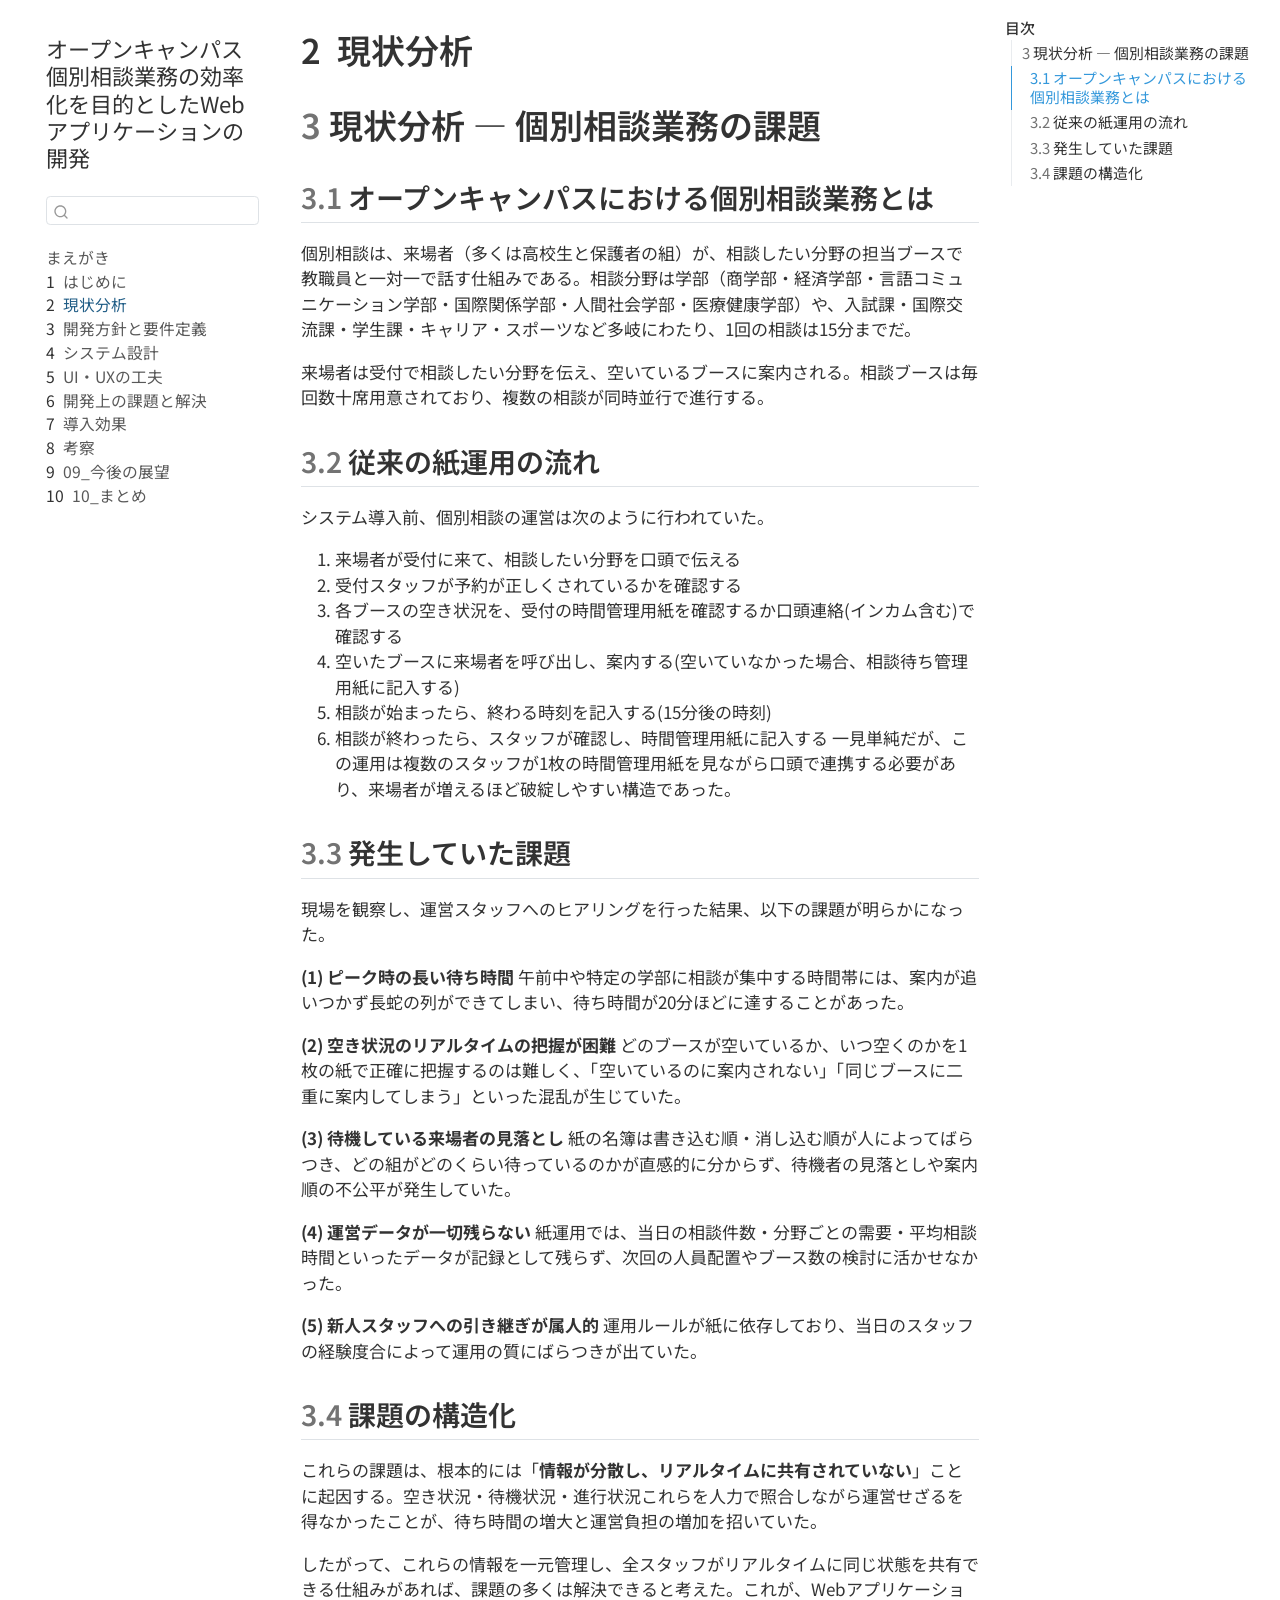
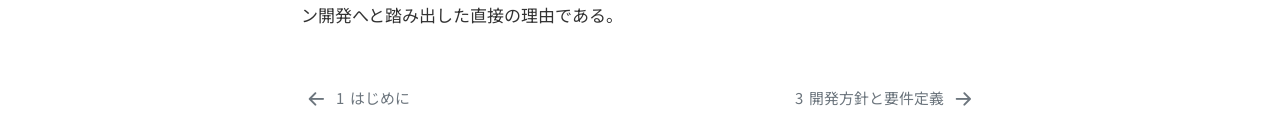
<file: 02_現状分析.html>
<!DOCTYPE html>
<html xmlns="http://www.w3.org/1999/xhtml" lang="ja" xml:lang="ja"><head>

<meta charset="utf-8">
<meta name="generator" content="quarto-1.9.36">

<meta name="viewport" content="width=device-width, initial-scale=1.0, user-scalable=yes">


<title>2&nbsp; 現状分析 – オープンキャンパス個別相談業務の効率化を目的としたWebアプリケーションの開発</title>
<style>
/* Default styles provided by pandoc.
** See https://pandoc.org/MANUAL.html#variables-for-html for config info.
*/
code{white-space: pre-wrap;}
span.smallcaps{font-variant: small-caps;}
div.columns{display: flex; gap: min(4vw, 1.5em);}
div.column{flex: auto; overflow-x: auto;}
div.hanging-indent{margin-left: 1.5em; text-indent: -1.5em;}
ul.task-list{list-style: none;}
ul.task-list li input[type="checkbox"] {
  width: 0.8em;
  margin: 0 0.8em 0.2em -1em; /* quarto-specific, see https://github.com/quarto-dev/quarto-cli/issues/4556 */ 
  vertical-align: middle;
}
</style>


<script src="site_libs/quarto-nav/quarto-nav.js"></script>
<script src="site_libs/quarto-nav/headroom.min.js"></script>
<script src="site_libs/clipboard/clipboard.min.js"></script>
<script src="site_libs/quarto-search/autocomplete.umd.js"></script>
<script src="site_libs/quarto-search/fuse.min.js"></script>
<script src="site_libs/quarto-search/quarto-search.js"></script>
<meta name="quarto:offset" content="./">
<link href="./03_開発方針と要件定義.html" rel="next">
<link href="./01_はじめに.html" rel="prev">
<script src="site_libs/quarto-html/quarto.js" type="module"></script>
<script src="site_libs/quarto-html/tabsets/tabsets.js" type="module"></script>
<script src="site_libs/quarto-html/popper.min.js"></script>
<script src="site_libs/quarto-html/tippy.umd.min.js"></script>
<script src="site_libs/quarto-html/anchor.min.js"></script>
<link href="site_libs/quarto-html/tippy.css" rel="stylesheet">
<link href="site_libs/quarto-html/quarto-syntax-highlighting-845c23b38eaddc0f92fda52bfe77a8c8.css" rel="stylesheet" id="quarto-text-highlighting-styles">
<script src="site_libs/bootstrap/bootstrap.min.js"></script>
<link href="site_libs/bootstrap/bootstrap-icons.css" rel="stylesheet">
<link href="site_libs/bootstrap/bootstrap-7d6722f26c9eca90c1a43cf756b6898c.min.css" rel="stylesheet" append-hash="true" id="quarto-bootstrap" data-mode="light">
<script id="quarto-search-options" type="application/json">{
  "location": "sidebar",
  "copy-button": false,
  "collapse-after": 3,
  "panel-placement": "start",
  "type": "textbox",
  "limit": 50,
  "keyboard-shortcut": [
    "f",
    "/",
    "s"
  ],
  "show-item-context": false,
  "language": {
    "search-no-results-text": "一致なし",
    "search-matching-documents-text": "一致した文書",
    "search-copy-link-title": "検索へのリンクをコピー",
    "search-hide-matches-text": "追加の検索結果を非表示",
    "search-more-match-text": "追加の検索結果",
    "search-more-matches-text": "追加の検索結果",
    "search-clear-button-title": "消去",
    "search-text-placeholder": "",
    "search-detached-cancel-button-title": "取消",
    "search-submit-button-title": "検索",
    "search-label": "サーチ"
  }
}</script>


</head>

<body class="nav-sidebar floating quarto-light">

<div id="quarto-search-results"></div>
  <header id="quarto-header" class="headroom fixed-top">
  <nav class="quarto-secondary-nav">
    <div class="container-fluid d-flex">
      <button type="button" class="quarto-btn-toggle btn" data-bs-toggle="collapse" role="button" data-bs-target=".quarto-sidebar-collapse-item" aria-controls="quarto-sidebar" aria-expanded="false" aria-label="サイドバーを切り替える" onclick="if (window.quartoToggleHeadroom) { window.quartoToggleHeadroom(); }">
        <i class="bi bi-layout-text-sidebar-reverse"></i>
      </button>
        <nav class="quarto-page-breadcrumbs" aria-label="breadcrumb"><ol class="breadcrumb"><li class="breadcrumb-item"><a href="./02_現状分析.html"><span class="chapter-number">2</span>&nbsp; <span class="chapter-title">現状分析</span></a></li></ol></nav>
        <a class="flex-grow-1" role="navigation" data-bs-toggle="collapse" data-bs-target=".quarto-sidebar-collapse-item" aria-controls="quarto-sidebar" aria-expanded="false" aria-label="サイドバーを切り替える" onclick="if (window.quartoToggleHeadroom) { window.quartoToggleHeadroom(); }">      
        </a>
      <button type="button" class="btn quarto-search-button" aria-label="サーチ" onclick="window.quartoOpenSearch();">
        <i class="bi bi-search"></i>
      </button>
    </div>
  </nav>
</header>
<!-- content -->
<div id="quarto-content" class="quarto-container page-columns page-rows-contents page-layout-article">
<!-- sidebar -->
  <nav id="quarto-sidebar" class="sidebar collapse collapse-horizontal quarto-sidebar-collapse-item sidebar-navigation floating overflow-auto">
    <div class="pt-lg-2 mt-2 text-left sidebar-header">
    <div class="sidebar-title mb-0 py-0">
      <a href="./">オープンキャンパス個別相談業務の効率化を目的としたWebアプリケーションの開発</a> 
    </div>
      </div>
        <div class="mt-2 flex-shrink-0 align-items-center">
        <div class="sidebar-search">
        <div id="quarto-search" class="" title="サーチ"></div>
        </div>
        </div>
    <div class="sidebar-menu-container"> 
    <ul class="list-unstyled mt-1">
        <li class="sidebar-item">
  <div class="sidebar-item-container"> 
  <a href="./index.html" class="sidebar-item-text sidebar-link">
 <span class="menu-text">まえがき</span></a>
  </div>
</li>
        <li class="sidebar-item">
  <div class="sidebar-item-container"> 
  <a href="./01_はじめに.html" class="sidebar-item-text sidebar-link">
 <span class="menu-text"><span class="chapter-number">1</span>&nbsp; <span class="chapter-title">はじめに</span></span></a>
  </div>
</li>
        <li class="sidebar-item">
  <div class="sidebar-item-container"> 
  <a href="./02_現状分析.html" class="sidebar-item-text sidebar-link active">
 <span class="menu-text"><span class="chapter-number">2</span>&nbsp; <span class="chapter-title">現状分析</span></span></a>
  </div>
</li>
        <li class="sidebar-item">
  <div class="sidebar-item-container"> 
  <a href="./03_開発方針と要件定義.html" class="sidebar-item-text sidebar-link">
 <span class="menu-text"><span class="chapter-number">3</span>&nbsp; <span class="chapter-title">開発方針と要件定義</span></span></a>
  </div>
</li>
        <li class="sidebar-item">
  <div class="sidebar-item-container"> 
  <a href="./04_システム設計.html" class="sidebar-item-text sidebar-link">
 <span class="menu-text"><span class="chapter-number">4</span>&nbsp; <span class="chapter-title">システム設計</span></span></a>
  </div>
</li>
        <li class="sidebar-item">
  <div class="sidebar-item-container"> 
  <a href="./05_UI・UXの工夫.html" class="sidebar-item-text sidebar-link">
 <span class="menu-text"><span class="chapter-number">5</span>&nbsp; <span class="chapter-title">UI・UXの工夫</span></span></a>
  </div>
</li>
        <li class="sidebar-item">
  <div class="sidebar-item-container"> 
  <a href="./06_開発上の課題と解決.html" class="sidebar-item-text sidebar-link">
 <span class="menu-text"><span class="chapter-number">6</span>&nbsp; <span class="chapter-title">開発上の課題と解決</span></span></a>
  </div>
</li>
        <li class="sidebar-item">
  <div class="sidebar-item-container"> 
  <a href="./07_導入効果.html" class="sidebar-item-text sidebar-link">
 <span class="menu-text"><span class="chapter-number">7</span>&nbsp; <span class="chapter-title">導入効果</span></span></a>
  </div>
</li>
        <li class="sidebar-item">
  <div class="sidebar-item-container"> 
  <a href="./08_考察.html" class="sidebar-item-text sidebar-link">
 <span class="menu-text"><span class="chapter-number">8</span>&nbsp; <span class="chapter-title">考察</span></span></a>
  </div>
</li>
        <li class="sidebar-item">
  <div class="sidebar-item-container"> 
  <a href="./09_今後の展望.html" class="sidebar-item-text sidebar-link">
 <span class="menu-text"><span class="chapter-number">9</span>&nbsp; <span class="chapter-title">09_今後の展望</span></span></a>
  </div>
</li>
        <li class="sidebar-item">
  <div class="sidebar-item-container"> 
  <a href="./10_まとめ.html" class="sidebar-item-text sidebar-link">
 <span class="menu-text"><span class="chapter-number">10</span>&nbsp; <span class="chapter-title">10_まとめ</span></span></a>
  </div>
</li>
    </ul>
    </div>
</nav>
<div id="quarto-sidebar-glass" class="quarto-sidebar-collapse-item" data-bs-toggle="collapse" data-bs-target=".quarto-sidebar-collapse-item"></div>
<!-- margin-sidebar -->
    <div id="quarto-margin-sidebar" class="sidebar margin-sidebar">
        <nav id="TOC" role="doc-toc" class="toc-active">
    <h2 id="toc-title">目次</h2>
   
  <ul class="collapse">
  <li><a href="#現状分析-個別相談業務の課題" id="toc-現状分析-個別相談業務の課題" class="nav-link active" data-scroll-target="#現状分析-個別相談業務の課題"><span class="header-section-number">3</span> 現状分析 ― 個別相談業務の課題</a>
  <ul class="collapse">
  <li><a href="#オープンキャンパスにおける個別相談業務とは" id="toc-オープンキャンパスにおける個別相談業務とは" class="nav-link" data-scroll-target="#オープンキャンパスにおける個別相談業務とは"><span class="header-section-number">3.1</span> オープンキャンパスにおける個別相談業務とは</a></li>
  <li><a href="#従来の紙運用の流れ" id="toc-従来の紙運用の流れ" class="nav-link" data-scroll-target="#従来の紙運用の流れ"><span class="header-section-number">3.2</span> 従来の紙運用の流れ</a></li>
  <li><a href="#発生していた課題" id="toc-発生していた課題" class="nav-link" data-scroll-target="#発生していた課題"><span class="header-section-number">3.3</span> 発生していた課題</a></li>
  <li><a href="#課題の構造化" id="toc-課題の構造化" class="nav-link" data-scroll-target="#課題の構造化"><span class="header-section-number">3.4</span> 課題の構造化</a></li>
  </ul></li>
  </ul>
</nav>
    </div>
<!-- main -->
<main class="content" id="quarto-document-content">

<header id="title-block-header" class="quarto-title-block default">
<div class="quarto-title">
<h1 class="title"><span class="chapter-number">2</span>&nbsp; <span class="chapter-title">現状分析</span></h1>
</div>



<div class="quarto-title-meta">

    
  
    
  </div>
  


</header>


<section id="現状分析-個別相談業務の課題" class="level1" data-number="3">
<h1 data-number="3"><span class="header-section-number">3</span> 現状分析 ― 個別相談業務の課題</h1>
<section id="オープンキャンパスにおける個別相談業務とは" class="level2" data-number="3.1">
<h2 data-number="3.1" class="anchored" data-anchor-id="オープンキャンパスにおける個別相談業務とは"><span class="header-section-number">3.1</span> オープンキャンパスにおける個別相談業務とは</h2>
<p>個別相談は、来場者（多くは高校生と保護者の組）が、相談したい分野の担当ブースで教職員と一対一で話す仕組みである。相談分野は学部（商学部・経済学部・言語コミュニケーション学部・国際関係学部・人間社会学部・医療健康学部）や、入試課・国際交流課・学生課・キャリア・スポーツなど多岐にわたり、1回の相談は15分までだ。</p>
<p>来場者は受付で相談したい分野を伝え、空いているブースに案内される。相談ブースは毎回数十席用意されており、複数の相談が同時並行で進行する。</p>
</section>
<section id="従来の紙運用の流れ" class="level2" data-number="3.2">
<h2 data-number="3.2" class="anchored" data-anchor-id="従来の紙運用の流れ"><span class="header-section-number">3.2</span> 従来の紙運用の流れ</h2>
<p>システム導入前、個別相談の運営は次のように行われていた。</p>
<ol type="1">
<li>来場者が受付に来て、相談したい分野を口頭で伝える</li>
<li>受付スタッフが予約が正しくされているかを確認する</li>
<li>各ブースの空き状況を、受付の時間管理用紙を確認するか口頭連絡(インカム含む)で確認する</li>
<li>空いたブースに来場者を呼び出し、案内する(空いていなかった場合、相談待ち管理用紙に記入する)</li>
<li>相談が始まったら、終わる時刻を記入する(15分後の時刻)</li>
<li>相談が終わったら、スタッフが確認し、時間管理用紙に記入する 一見単純だが、この運用は複数のスタッフが1枚の時間管理用紙を見ながら口頭で連携する必要があり、来場者が増えるほど破綻しやすい構造であった。</li>
</ol>
</section>
<section id="発生していた課題" class="level2" data-number="3.3">
<h2 data-number="3.3" class="anchored" data-anchor-id="発生していた課題"><span class="header-section-number">3.3</span> 発生していた課題</h2>
<p>現場を観察し、運営スタッフへのヒアリングを行った結果、以下の課題が明らかになった。</p>
<p><strong>(1) ピーク時の長い待ち時間</strong> 午前中や特定の学部に相談が集中する時間帯には、案内が追いつかず長蛇の列ができてしまい、待ち時間が20分ほどに達することがあった。</p>
<p><strong>(2) 空き状況のリアルタイムの把握が困難</strong> どのブースが空いているか、いつ空くのかを1枚の紙で正確に把握するのは難しく、「空いているのに案内されない」「同じブースに二重に案内してしまう」といった混乱が生じていた。</p>
<p><strong>(3) 待機している来場者の見落とし</strong> 紙の名簿は書き込む順・消し込む順が人によってばらつき、どの組がどのくらい待っているのかが直感的に分からず、待機者の見落としや案内順の不公平が発生していた。</p>
<p><strong>(4) 運営データが一切残らない</strong> 紙運用では、当日の相談件数・分野ごとの需要・平均相談時間といったデータが記録として残らず、次回の人員配置やブース数の検討に活かせなかった。</p>
<p><strong>(5) 新人スタッフへの引き継ぎが属人的</strong> 運用ルールが紙に依存しており、当日のスタッフの経験度合によって運用の質にばらつきが出ていた。</p>
</section>
<section id="課題の構造化" class="level2" data-number="3.4">
<h2 data-number="3.4" class="anchored" data-anchor-id="課題の構造化"><span class="header-section-number">3.4</span> 課題の構造化</h2>
<p>これらの課題は、根本的には「<strong>情報が分散し、リアルタイムに共有されていない</strong>」ことに起因する。空き状況・待機状況・進行状況これらを人力で照合しながら運営せざるを得なかったことが、待ち時間の増大と運営負担の増加を招いていた。</p>
<p>したがって、これらの情報を一元管理し、全スタッフがリアルタイムに同じ状態を共有できる仕組みがあれば、課題の多くは解決できると考えた。これが、Webアプリケーション開発へと踏み出した直接の理由である。</p>


</section>
</section>

</main> <!-- /main -->
<script id="quarto-html-after-body" type="application/javascript">
  window.document.addEventListener("DOMContentLoaded", function (event) {
    const icon = "";
    const anchorJS = new window.AnchorJS();
    anchorJS.options = {
      placement: 'right',
      icon: icon
    };
    anchorJS.add('.anchored');
    const isCodeAnnotation = (el) => {
      for (const clz of el.classList) {
        if (clz.startsWith('code-annotation-')) {                     
          return true;
        }
      }
      return false;
    }
    const onCopySuccess = function(e) {
      // button target
      const button = e.trigger;
      // don't keep focus
      button.blur();
      // flash "checked"
      button.classList.add('code-copy-button-checked');
      var currentTitle = button.getAttribute("title");
      button.setAttribute("title", "コピーしました");
      let tooltip;
      if (window.bootstrap) {
        button.setAttribute("data-bs-toggle", "tooltip");
        button.setAttribute("data-bs-placement", "left");
        button.setAttribute("data-bs-title", "コピーしました");
        tooltip = new bootstrap.Tooltip(button, 
          { trigger: "manual", 
            customClass: "code-copy-button-tooltip",
            offset: [0, -8]});
        tooltip.show();    
      }
      setTimeout(function() {
        if (tooltip) {
          tooltip.hide();
          button.removeAttribute("data-bs-title");
          button.removeAttribute("data-bs-toggle");
          button.removeAttribute("data-bs-placement");
        }
        button.setAttribute("title", currentTitle);
        button.classList.remove('code-copy-button-checked');
      }, 1000);
      // clear code selection
      e.clearSelection();
    }
    const getTextToCopy = function(trigger) {
      const outerScaffold = trigger.parentElement.cloneNode(true);
      const codeEl = outerScaffold.querySelector('code');
      for (const childEl of codeEl.children) {
        if (isCodeAnnotation(childEl)) {
          childEl.remove();
        }
      }
      return codeEl.innerText;
    }
    const clipboard = new window.ClipboardJS('.code-copy-button:not([data-in-quarto-modal])', {
      text: getTextToCopy
    });
    clipboard.on('success', onCopySuccess);
    if (window.document.getElementById('quarto-embedded-source-code-modal')) {
      const clipboardModal = new window.ClipboardJS('.code-copy-button[data-in-quarto-modal]', {
        text: getTextToCopy,
        container: window.document.getElementById('quarto-embedded-source-code-modal')
      });
      clipboardModal.on('success', onCopySuccess);
    }
      var localhostRegex = new RegExp(/^(?:http|https):\/\/localhost\:?[0-9]*\//);
      var mailtoRegex = new RegExp(/^mailto:/);
        var filterRegex = new RegExp('/' + window.location.host + '/');
      var isInternal = (href) => {
          return filterRegex.test(href) || localhostRegex.test(href) || mailtoRegex.test(href);
      }
      // Inspect non-navigation links and adorn them if external
     var links = window.document.querySelectorAll('a[href]:not(.nav-link):not(.navbar-brand):not(.toc-action):not(.sidebar-link):not(.sidebar-item-toggle):not(.pagination-link):not(.no-external):not([aria-hidden]):not(.dropdown-item):not(.quarto-navigation-tool):not(.about-link)');
      for (var i=0; i<links.length; i++) {
        const link = links[i];
        if (!isInternal(link.href)) {
          // undo the damage that might have been done by quarto-nav.js in the case of
          // links that we want to consider external
          if (link.dataset.originalHref !== undefined) {
            link.href = link.dataset.originalHref;
          }
        }
      }
    function tippyHover(el, contentFn, onTriggerFn, onUntriggerFn) {
      const config = {
        allowHTML: true,
        maxWidth: 500,
        delay: 100,
        arrow: false,
        appendTo: function(el) {
            return el.parentElement;
        },
        interactive: true,
        interactiveBorder: 10,
        theme: 'quarto',
        placement: 'bottom-start',
      };
      if (contentFn) {
        config.content = contentFn;
      }
      if (onTriggerFn) {
        config.onTrigger = onTriggerFn;
      }
      if (onUntriggerFn) {
        config.onUntrigger = onUntriggerFn;
      }
      window.tippy(el, config); 
    }
    const noterefs = window.document.querySelectorAll('a[role="doc-noteref"]');
    for (var i=0; i<noterefs.length; i++) {
      const ref = noterefs[i];
      tippyHover(ref, function() {
        // use id or data attribute instead here
        let href = ref.getAttribute('data-footnote-href') || ref.getAttribute('href');
        try { href = new URL(href).hash; } catch {}
        const id = href.replace(/^#\/?/, "");
        const note = window.document.getElementById(id);
        if (note) {
          return note.innerHTML;
        } else {
          return "";
        }
      });
    }
    const xrefs = window.document.querySelectorAll('a.quarto-xref');
    const processXRef = (id, note) => {
      // Strip column container classes
      const stripColumnClz = (el) => {
        el.classList.remove("page-full", "page-columns");
        if (el.children) {
          for (const child of el.children) {
            stripColumnClz(child);
          }
        }
      }
      stripColumnClz(note)
      if (id === null || id.startsWith('sec-')) {
        // Special case sections, only their first couple elements
        const container = document.createElement("div");
        if (note.children && note.children.length > 2) {
          container.appendChild(note.children[0].cloneNode(true));
          for (let i = 1; i < note.children.length; i++) {
            const child = note.children[i];
            if (child.tagName === "P" && child.innerText === "") {
              continue;
            } else {
              container.appendChild(child.cloneNode(true));
              break;
            }
          }
          if (window.Quarto?.typesetMath) {
            window.Quarto.typesetMath(container);
          }
          return container.innerHTML
        } else {
          if (window.Quarto?.typesetMath) {
            window.Quarto.typesetMath(note);
          }
          return note.innerHTML;
        }
      } else {
        // Remove any anchor links if they are present
        const anchorLink = note.querySelector('a.anchorjs-link');
        if (anchorLink) {
          anchorLink.remove();
        }
        if (window.Quarto?.typesetMath) {
          window.Quarto.typesetMath(note);
        }
        if (note.classList.contains("callout")) {
          return note.outerHTML;
        } else {
          return note.innerHTML;
        }
      }
    }
    for (var i=0; i<xrefs.length; i++) {
      const xref = xrefs[i];
      tippyHover(xref, undefined, function(instance) {
        instance.disable();
        let url = xref.getAttribute('href');
        let hash = undefined; 
        if (url.startsWith('#')) {
          hash = url;
        } else {
          try { hash = new URL(url).hash; } catch {}
        }
        if (hash) {
          const id = hash.replace(/^#\/?/, "");
          const note = window.document.getElementById(id);
          if (note !== null) {
            try {
              const html = processXRef(id, note.cloneNode(true));
              instance.setContent(html);
            } finally {
              instance.enable();
              instance.show();
            }
          } else {
            // See if we can fetch this
            fetch(url.split('#')[0])
            .then(res => res.text())
            .then(html => {
              const parser = new DOMParser();
              const htmlDoc = parser.parseFromString(html, "text/html");
              const note = htmlDoc.getElementById(id);
              if (note !== null) {
                const html = processXRef(id, note);
                instance.setContent(html);
              } 
            }).finally(() => {
              instance.enable();
              instance.show();
            });
          }
        } else {
          // See if we can fetch a full url (with no hash to target)
          // This is a special case and we should probably do some content thinning / targeting
          fetch(url)
          .then(res => res.text())
          .then(html => {
            const parser = new DOMParser();
            const htmlDoc = parser.parseFromString(html, "text/html");
            const note = htmlDoc.querySelector('main.content');
            if (note !== null) {
              // This should only happen for chapter cross references
              // (since there is no id in the URL)
              // remove the first header
              if (note.children.length > 0 && note.children[0].tagName === "HEADER") {
                note.children[0].remove();
              }
              const html = processXRef(null, note);
              instance.setContent(html);
            } 
          }).finally(() => {
            instance.enable();
            instance.show();
          });
        }
      }, function(instance) {
      });
    }
        let selectedAnnoteEl;
        const selectorForAnnotation = ( cell, annotation) => {
          let cellAttr = 'data-code-cell="' + cell + '"';
          let lineAttr = 'data-code-annotation="' +  annotation + '"';
          const selector = 'span[' + cellAttr + '][' + lineAttr + ']';
          return selector;
        }
        const selectCodeLines = (annoteEl) => {
          const doc = window.document;
          const targetCell = annoteEl.getAttribute("data-target-cell");
          const targetAnnotation = annoteEl.getAttribute("data-target-annotation");
          const annoteSpan = window.document.querySelector(selectorForAnnotation(targetCell, targetAnnotation));
          const lines = annoteSpan.getAttribute("data-code-lines").split(",");
          const lineIds = lines.map((line) => {
            return targetCell + "-" + line;
          })
          let top = null;
          let height = null;
          let parent = null;
          if (lineIds.length > 0) {
              //compute the position of the single el (top and bottom and make a div)
              const el = window.document.getElementById(lineIds[0]);
              top = el.offsetTop;
              height = el.offsetHeight;
              parent = el.parentElement.parentElement;
            if (lineIds.length > 1) {
              const lastEl = window.document.getElementById(lineIds[lineIds.length - 1]);
              const bottom = lastEl.offsetTop + lastEl.offsetHeight;
              height = bottom - top;
            }
            if (top !== null && height !== null && parent !== null) {
              // cook up a div (if necessary) and position it 
              let div = window.document.getElementById("code-annotation-line-highlight");
              if (div === null) {
                div = window.document.createElement("div");
                div.setAttribute("id", "code-annotation-line-highlight");
                div.style.position = 'absolute';
                parent.appendChild(div);
              }
              div.style.top = top - 2 + "px";
              div.style.height = height + 4 + "px";
              div.style.left = 0;
              let gutterDiv = window.document.getElementById("code-annotation-line-highlight-gutter");
              if (gutterDiv === null) {
                gutterDiv = window.document.createElement("div");
                gutterDiv.setAttribute("id", "code-annotation-line-highlight-gutter");
                gutterDiv.style.position = 'absolute';
                const codeCell = window.document.getElementById(targetCell);
                const gutter = codeCell.querySelector('.code-annotation-gutter');
                gutter.appendChild(gutterDiv);
              }
              gutterDiv.style.top = top - 2 + "px";
              gutterDiv.style.height = height + 4 + "px";
            }
            selectedAnnoteEl = annoteEl;
          }
        };
        const unselectCodeLines = () => {
          const elementsIds = ["code-annotation-line-highlight", "code-annotation-line-highlight-gutter"];
          elementsIds.forEach((elId) => {
            const div = window.document.getElementById(elId);
            if (div) {
              div.remove();
            }
          });
          selectedAnnoteEl = undefined;
        };
          // Handle positioning of the toggle
      window.addEventListener(
        "resize",
        throttle(() => {
          elRect = undefined;
          if (selectedAnnoteEl) {
            selectCodeLines(selectedAnnoteEl);
          }
        }, 10)
      );
      function throttle(fn, ms) {
      let throttle = false;
      let timer;
        return (...args) => {
          if(!throttle) { // first call gets through
              fn.apply(this, args);
              throttle = true;
          } else { // all the others get throttled
              if(timer) clearTimeout(timer); // cancel #2
              timer = setTimeout(() => {
                fn.apply(this, args);
                timer = throttle = false;
              }, ms);
          }
        };
      }
        // Attach click handler to the DT
        const annoteDls = window.document.querySelectorAll('dt[data-target-cell]');
        for (const annoteDlNode of annoteDls) {
          annoteDlNode.addEventListener('click', (event) => {
            const clickedEl = event.target;
            if (clickedEl !== selectedAnnoteEl) {
              unselectCodeLines();
              const activeEl = window.document.querySelector('dt[data-target-cell].code-annotation-active');
              if (activeEl) {
                activeEl.classList.remove('code-annotation-active');
              }
              selectCodeLines(clickedEl);
              clickedEl.classList.add('code-annotation-active');
            } else {
              // Unselect the line
              unselectCodeLines();
              clickedEl.classList.remove('code-annotation-active');
            }
          });
        }
    const findCites = (el) => {
      const parentEl = el.parentElement;
      if (parentEl) {
        const cites = parentEl.dataset.cites;
        if (cites) {
          return {
            el,
            cites: cites.split(' ')
          };
        } else {
          return findCites(el.parentElement)
        }
      } else {
        return undefined;
      }
    };
    var bibliorefs = window.document.querySelectorAll('a[role="doc-biblioref"]');
    for (var i=0; i<bibliorefs.length; i++) {
      const ref = bibliorefs[i];
      const citeInfo = findCites(ref);
      if (citeInfo) {
        tippyHover(citeInfo.el, function() {
          var popup = window.document.createElement('div');
          citeInfo.cites.forEach(function(cite) {
            var citeDiv = window.document.createElement('div');
            citeDiv.classList.add('hanging-indent');
            citeDiv.classList.add('csl-entry');
            var biblioDiv = window.document.getElementById('ref-' + cite);
            if (biblioDiv) {
              citeDiv.innerHTML = biblioDiv.innerHTML;
            }
            popup.appendChild(citeDiv);
          });
          return popup.innerHTML;
        });
      }
    }
  });
  </script>
<nav class="page-navigation">
  <div class="nav-page nav-page-previous">
      <a href="./01_はじめに.html" class="pagination-link" aria-label="はじめに">
        <i class="bi bi-arrow-left-short"></i> <span class="nav-page-text"><span class="chapter-number">1</span>&nbsp; <span class="chapter-title">はじめに</span></span>
      </a>          
  </div>
  <div class="nav-page nav-page-next">
      <a href="./03_開発方針と要件定義.html" class="pagination-link" aria-label="開発方針と要件定義">
        <span class="nav-page-text"><span class="chapter-number">3</span>&nbsp; <span class="chapter-title">開発方針と要件定義</span></span> <i class="bi bi-arrow-right-short"></i>
      </a>
  </div>
</nav>
</div> <!-- /content -->




</body></html>
</file>
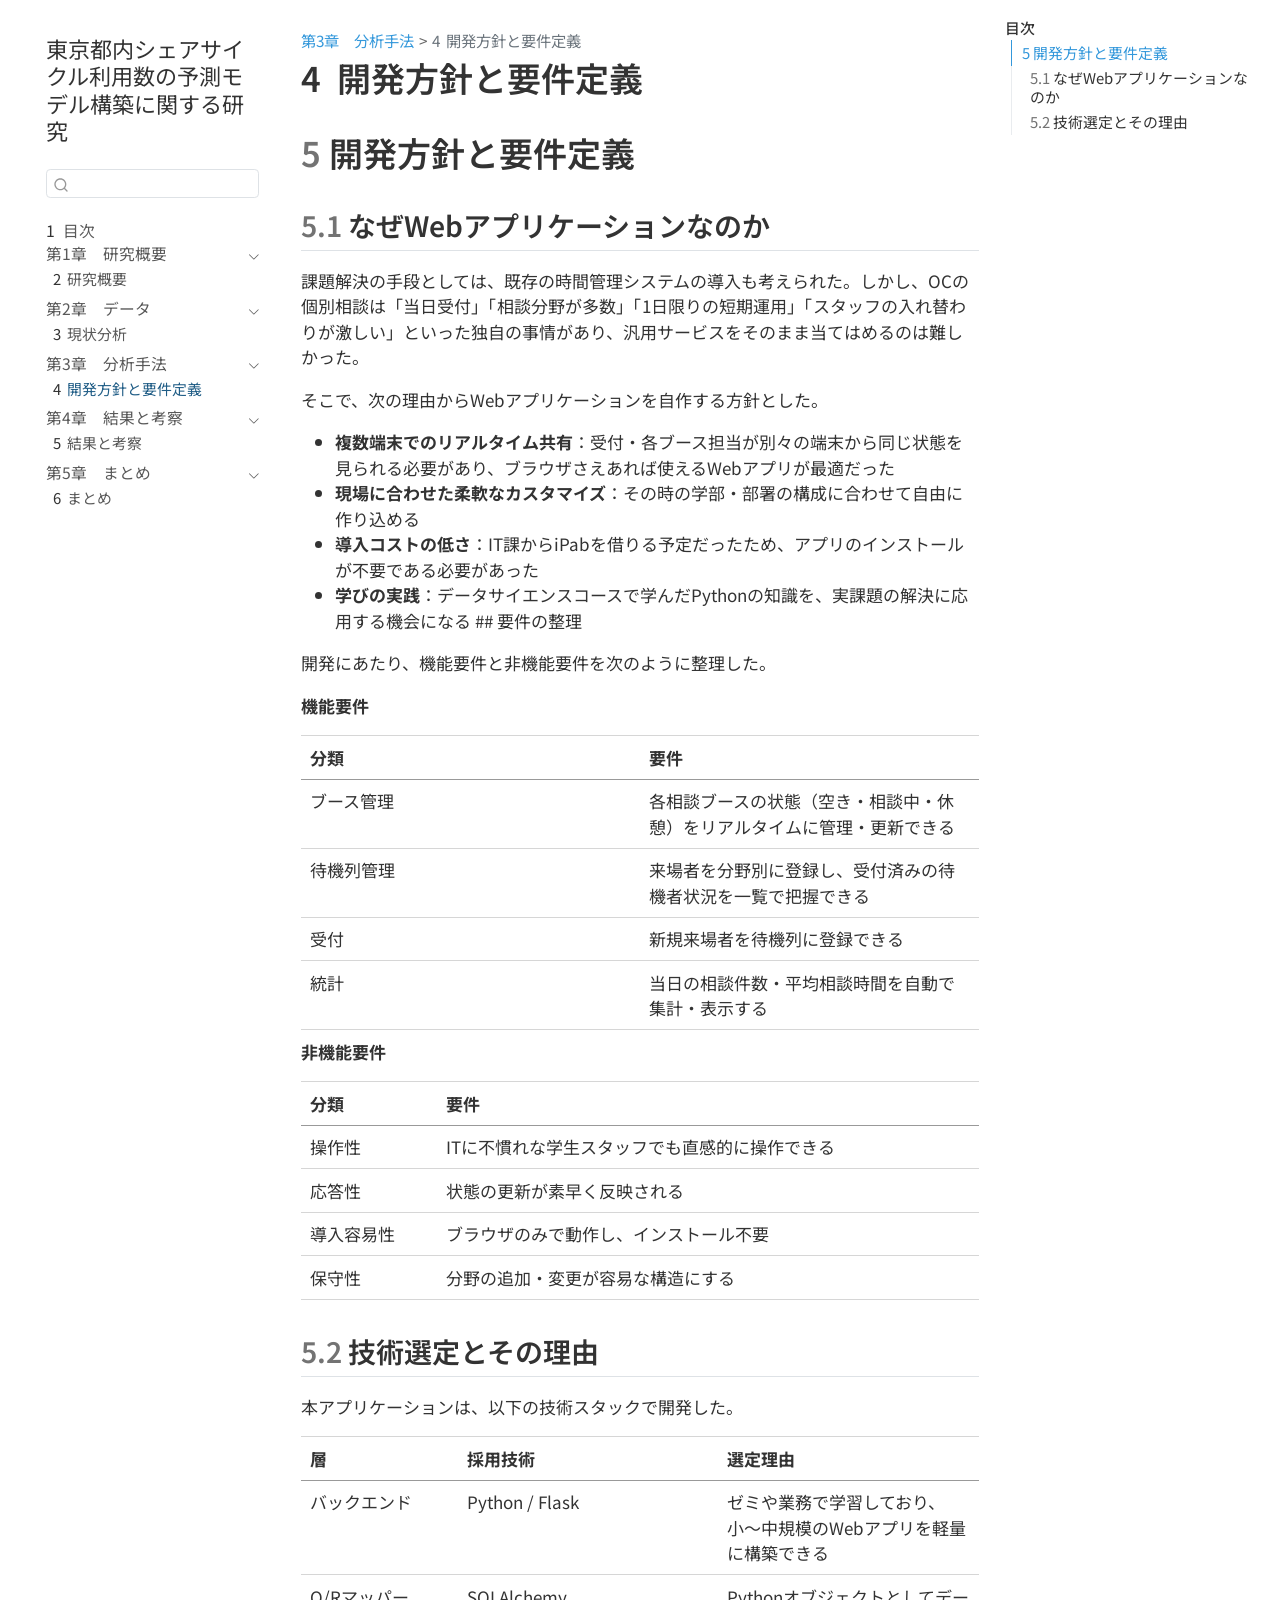
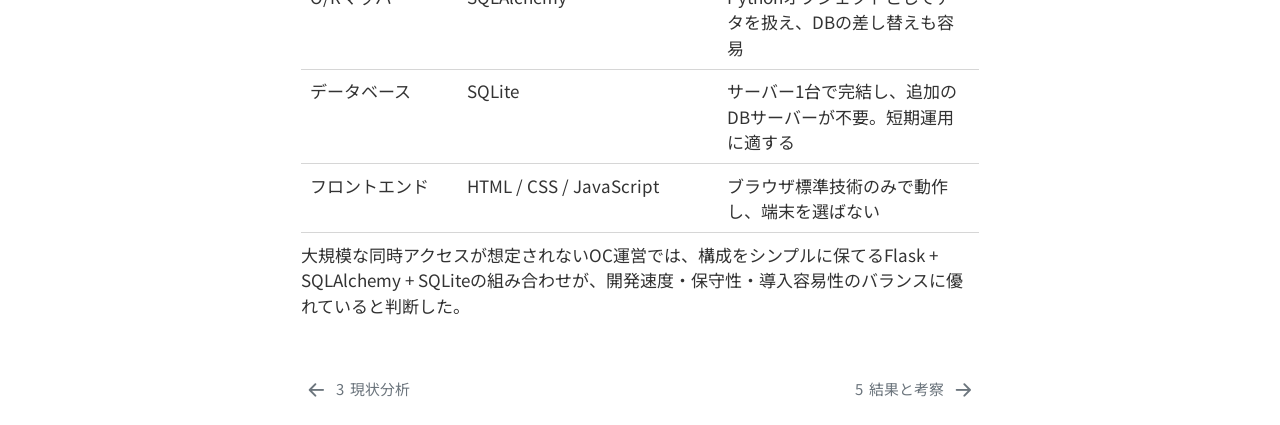
<file: 03_分析手法.html>
<!DOCTYPE html>
<html xmlns="http://www.w3.org/1999/xhtml" lang="ja" xml:lang="ja"><head>

<meta charset="utf-8">
<meta name="generator" content="quarto-1.9.36">

<meta name="viewport" content="width=device-width, initial-scale=1.0, user-scalable=yes">


<title>4&nbsp; 開発方針と要件定義 – 東京都内シェアサイクル利用数の予測モデル構築に関する研究</title>
<style>
/* Default styles provided by pandoc.
** See https://pandoc.org/MANUAL.html#variables-for-html for config info.
*/
code{white-space: pre-wrap;}
span.smallcaps{font-variant: small-caps;}
div.columns{display: flex; gap: min(4vw, 1.5em);}
div.column{flex: auto; overflow-x: auto;}
div.hanging-indent{margin-left: 1.5em; text-indent: -1.5em;}
ul.task-list{list-style: none;}
ul.task-list li input[type="checkbox"] {
  width: 0.8em;
  margin: 0 0.8em 0.2em -1em; /* quarto-specific, see https://github.com/quarto-dev/quarto-cli/issues/4556 */ 
  vertical-align: middle;
}
</style>


<script src="site_libs/quarto-nav/quarto-nav.js"></script>
<script src="site_libs/quarto-nav/headroom.min.js"></script>
<script src="site_libs/clipboard/clipboard.min.js"></script>
<script src="site_libs/quarto-search/autocomplete.umd.js"></script>
<script src="site_libs/quarto-search/fuse.min.js"></script>
<script src="site_libs/quarto-search/quarto-search.js"></script>
<meta name="quarto:offset" content="./">
<link href="./04_結果と考察.html" rel="next">
<link href="./02_データ.html" rel="prev">
<script src="site_libs/quarto-html/quarto.js" type="module"></script>
<script src="site_libs/quarto-html/tabsets/tabsets.js" type="module"></script>
<script src="site_libs/quarto-html/popper.min.js"></script>
<script src="site_libs/quarto-html/tippy.umd.min.js"></script>
<script src="site_libs/quarto-html/anchor.min.js"></script>
<link href="site_libs/quarto-html/tippy.css" rel="stylesheet">
<link href="site_libs/quarto-html/quarto-syntax-highlighting-845c23b38eaddc0f92fda52bfe77a8c8.css" rel="stylesheet" id="quarto-text-highlighting-styles">
<script src="site_libs/bootstrap/bootstrap.min.js"></script>
<link href="site_libs/bootstrap/bootstrap-icons.css" rel="stylesheet">
<link href="site_libs/bootstrap/bootstrap-7d6722f26c9eca90c1a43cf756b6898c.min.css" rel="stylesheet" append-hash="true" id="quarto-bootstrap" data-mode="light">
<script id="quarto-search-options" type="application/json">{
  "location": "sidebar",
  "copy-button": false,
  "collapse-after": 3,
  "panel-placement": "start",
  "type": "textbox",
  "limit": 50,
  "keyboard-shortcut": [
    "f",
    "/",
    "s"
  ],
  "show-item-context": false,
  "language": {
    "search-no-results-text": "一致なし",
    "search-matching-documents-text": "一致した文書",
    "search-copy-link-title": "検索へのリンクをコピー",
    "search-hide-matches-text": "追加の検索結果を非表示",
    "search-more-match-text": "追加の検索結果",
    "search-more-matches-text": "追加の検索結果",
    "search-clear-button-title": "消去",
    "search-text-placeholder": "",
    "search-detached-cancel-button-title": "取消",
    "search-submit-button-title": "検索",
    "search-label": "サーチ"
  }
}</script>


</head>

<body class="nav-sidebar floating quarto-light">

<div id="quarto-search-results"></div>
  <header id="quarto-header" class="headroom fixed-top">
  <nav class="quarto-secondary-nav">
    <div class="container-fluid d-flex">
      <button type="button" class="quarto-btn-toggle btn" data-bs-toggle="collapse" role="button" data-bs-target=".quarto-sidebar-collapse-item" aria-controls="quarto-sidebar" aria-expanded="false" aria-label="サイドバーを切り替える" onclick="if (window.quartoToggleHeadroom) { window.quartoToggleHeadroom(); }">
        <i class="bi bi-layout-text-sidebar-reverse"></i>
      </button>
        <nav class="quarto-page-breadcrumbs" aria-label="breadcrumb"><ol class="breadcrumb"><li class="breadcrumb-item"><a href="./03_分析手法.html">第3章　分析手法</a></li><li class="breadcrumb-item"><a href="./03_分析手法.html"><span class="chapter-number">4</span>&nbsp; <span class="chapter-title">開発方針と要件定義</span></a></li></ol></nav>
        <a class="flex-grow-1" role="navigation" data-bs-toggle="collapse" data-bs-target=".quarto-sidebar-collapse-item" aria-controls="quarto-sidebar" aria-expanded="false" aria-label="サイドバーを切り替える" onclick="if (window.quartoToggleHeadroom) { window.quartoToggleHeadroom(); }">      
        </a>
      <button type="button" class="btn quarto-search-button" aria-label="サーチ" onclick="window.quartoOpenSearch();">
        <i class="bi bi-search"></i>
      </button>
    </div>
  </nav>
</header>
<!-- content -->
<div id="quarto-content" class="quarto-container page-columns page-rows-contents page-layout-article">
<!-- sidebar -->
  <nav id="quarto-sidebar" class="sidebar collapse collapse-horizontal quarto-sidebar-collapse-item sidebar-navigation floating overflow-auto">
    <div class="pt-lg-2 mt-2 text-left sidebar-header">
    <div class="sidebar-title mb-0 py-0">
      <a href="./">東京都内シェアサイクル利用数の予測モデル構築に関する研究</a> 
    </div>
      </div>
        <div class="mt-2 flex-shrink-0 align-items-center">
        <div class="sidebar-search">
        <div id="quarto-search" class="" title="サーチ"></div>
        </div>
        </div>
    <div class="sidebar-menu-container"> 
    <ul class="list-unstyled mt-1">
        <li class="sidebar-item">
  <div class="sidebar-item-container"> 
  <a href="./index.html" class="sidebar-item-text sidebar-link">
 <span class="menu-text"><span class="chapter-number">1</span>&nbsp; <span class="chapter-title">目次</span></span></a>
  </div>
</li>
        <li class="sidebar-item sidebar-item-section">
      <div class="sidebar-item-container"> 
            <a class="sidebar-item-text sidebar-link text-start" data-bs-toggle="collapse" data-bs-target="#quarto-sidebar-section-1" role="navigation" aria-expanded="true">
 <span class="menu-text">第1章　研究概要</span></a>
          <a class="sidebar-item-toggle text-start" data-bs-toggle="collapse" data-bs-target="#quarto-sidebar-section-1" role="navigation" aria-expanded="true" aria-label="セクションを切り替え">
            <i class="bi bi-chevron-right ms-2"></i>
          </a> 
      </div>
      <ul id="quarto-sidebar-section-1" class="collapse list-unstyled sidebar-section depth1 show">  
          <li class="sidebar-item">
  <div class="sidebar-item-container"> 
  <a href="./01_研究概要.html" class="sidebar-item-text sidebar-link">
 <span class="menu-text"><span class="chapter-number">2</span>&nbsp; <span class="chapter-title">研究概要</span></span></a>
  </div>
</li>
      </ul>
  </li>
        <li class="sidebar-item sidebar-item-section">
      <div class="sidebar-item-container"> 
            <a class="sidebar-item-text sidebar-link text-start" data-bs-toggle="collapse" data-bs-target="#quarto-sidebar-section-2" role="navigation" aria-expanded="true">
 <span class="menu-text">第2章　データ</span></a>
          <a class="sidebar-item-toggle text-start" data-bs-toggle="collapse" data-bs-target="#quarto-sidebar-section-2" role="navigation" aria-expanded="true" aria-label="セクションを切り替え">
            <i class="bi bi-chevron-right ms-2"></i>
          </a> 
      </div>
      <ul id="quarto-sidebar-section-2" class="collapse list-unstyled sidebar-section depth1 show">  
          <li class="sidebar-item">
  <div class="sidebar-item-container"> 
  <a href="./02_データ.html" class="sidebar-item-text sidebar-link">
 <span class="menu-text"><span class="chapter-number">3</span>&nbsp; <span class="chapter-title">現状分析</span></span></a>
  </div>
</li>
      </ul>
  </li>
        <li class="sidebar-item sidebar-item-section">
      <div class="sidebar-item-container"> 
            <a class="sidebar-item-text sidebar-link text-start" data-bs-toggle="collapse" data-bs-target="#quarto-sidebar-section-3" role="navigation" aria-expanded="true">
 <span class="menu-text">第3章　分析手法</span></a>
          <a class="sidebar-item-toggle text-start" data-bs-toggle="collapse" data-bs-target="#quarto-sidebar-section-3" role="navigation" aria-expanded="true" aria-label="セクションを切り替え">
            <i class="bi bi-chevron-right ms-2"></i>
          </a> 
      </div>
      <ul id="quarto-sidebar-section-3" class="collapse list-unstyled sidebar-section depth1 show">  
          <li class="sidebar-item">
  <div class="sidebar-item-container"> 
  <a href="./03_分析手法.html" class="sidebar-item-text sidebar-link active">
 <span class="menu-text"><span class="chapter-number">4</span>&nbsp; <span class="chapter-title">開発方針と要件定義</span></span></a>
  </div>
</li>
      </ul>
  </li>
        <li class="sidebar-item sidebar-item-section">
      <div class="sidebar-item-container"> 
            <a class="sidebar-item-text sidebar-link text-start" data-bs-toggle="collapse" data-bs-target="#quarto-sidebar-section-4" role="navigation" aria-expanded="true">
 <span class="menu-text">第4章　結果と考察</span></a>
          <a class="sidebar-item-toggle text-start" data-bs-toggle="collapse" data-bs-target="#quarto-sidebar-section-4" role="navigation" aria-expanded="true" aria-label="セクションを切り替え">
            <i class="bi bi-chevron-right ms-2"></i>
          </a> 
      </div>
      <ul id="quarto-sidebar-section-4" class="collapse list-unstyled sidebar-section depth1 show">  
          <li class="sidebar-item">
  <div class="sidebar-item-container"> 
  <a href="./04_結果と考察.html" class="sidebar-item-text sidebar-link">
 <span class="menu-text"><span class="chapter-number">5</span>&nbsp; <span class="chapter-title">結果と考察</span></span></a>
  </div>
</li>
      </ul>
  </li>
        <li class="sidebar-item sidebar-item-section">
      <div class="sidebar-item-container"> 
            <a class="sidebar-item-text sidebar-link text-start" data-bs-toggle="collapse" data-bs-target="#quarto-sidebar-section-5" role="navigation" aria-expanded="true">
 <span class="menu-text">第5章　まとめ</span></a>
          <a class="sidebar-item-toggle text-start" data-bs-toggle="collapse" data-bs-target="#quarto-sidebar-section-5" role="navigation" aria-expanded="true" aria-label="セクションを切り替え">
            <i class="bi bi-chevron-right ms-2"></i>
          </a> 
      </div>
      <ul id="quarto-sidebar-section-5" class="collapse list-unstyled sidebar-section depth1 show">  
          <li class="sidebar-item">
  <div class="sidebar-item-container"> 
  <a href="./05_まとめ.html" class="sidebar-item-text sidebar-link">
 <span class="menu-text"><span class="chapter-number">6</span>&nbsp; <span class="chapter-title">まとめ</span></span></a>
  </div>
</li>
      </ul>
  </li>
    </ul>
    </div>
</nav>
<div id="quarto-sidebar-glass" class="quarto-sidebar-collapse-item" data-bs-toggle="collapse" data-bs-target=".quarto-sidebar-collapse-item"></div>
<!-- margin-sidebar -->
    <div id="quarto-margin-sidebar" class="sidebar margin-sidebar">
        <nav id="TOC" role="doc-toc" class="toc-active">
    <h2 id="toc-title">目次</h2>
   
  <ul class="collapse">
  <li><a href="#開発方針と要件定義" id="toc-開発方針と要件定義" class="nav-link active" data-scroll-target="#開発方針と要件定義"><span class="header-section-number">5</span> 開発方針と要件定義</a>
  <ul class="collapse">
  <li><a href="#なぜwebアプリケーションなのか" id="toc-なぜwebアプリケーションなのか" class="nav-link" data-scroll-target="#なぜwebアプリケーションなのか"><span class="header-section-number">5.1</span> なぜWebアプリケーションなのか</a></li>
  <li><a href="#技術選定とその理由" id="toc-技術選定とその理由" class="nav-link" data-scroll-target="#技術選定とその理由"><span class="header-section-number">5.2</span> 技術選定とその理由</a></li>
  </ul></li>
  </ul>
</nav>
    </div>
<!-- main -->
<main class="content" id="quarto-document-content">

<header id="title-block-header" class="quarto-title-block default"><nav class="quarto-page-breadcrumbs quarto-title-breadcrumbs d-none d-lg-block" aria-label="breadcrumb"><ol class="breadcrumb"><li class="breadcrumb-item"><a href="./03_分析手法.html">第3章　分析手法</a></li><li class="breadcrumb-item"><a href="./03_分析手法.html"><span class="chapter-number">4</span>&nbsp; <span class="chapter-title">開発方針と要件定義</span></a></li></ol></nav>
<div class="quarto-title">
<h1 class="title"><span class="chapter-number">4</span>&nbsp; <span class="chapter-title">開発方針と要件定義</span></h1>
</div>



<div class="quarto-title-meta">

    
  
    
  </div>
  


</header>


<section id="開発方針と要件定義" class="level1" data-number="5">
<h1 data-number="5"><span class="header-section-number">5</span> 開発方針と要件定義</h1>
<section id="なぜwebアプリケーションなのか" class="level2" data-number="5.1">
<h2 data-number="5.1" class="anchored" data-anchor-id="なぜwebアプリケーションなのか"><span class="header-section-number">5.1</span> なぜWebアプリケーションなのか</h2>
<p>課題解決の手段としては、既存の時間管理システムの導入も考えられた。しかし、OCの個別相談は「当日受付」「相談分野が多数」「1日限りの短期運用」「スタッフの入れ替わりが激しい」といった独自の事情があり、汎用サービスをそのまま当てはめるのは難しかった。</p>
<p>そこで、次の理由からWebアプリケーションを自作する方針とした。</p>
<ul>
<li><strong>複数端末でのリアルタイム共有</strong>：受付・各ブース担当が別々の端末から同じ状態を見られる必要があり、ブラウザさえあれば使えるWebアプリが最適だった</li>
<li><strong>現場に合わせた柔軟なカスタマイズ</strong>：その時の学部・部署の構成に合わせて自由に作り込める</li>
<li><strong>導入コストの低さ</strong>：IT課からiPabを借りる予定だったため、アプリのインストールが不要である必要があった</li>
<li><strong>学びの実践</strong>：データサイエンスコースで学んだPythonの知識を、実課題の解決に応用する機会になる ## 要件の整理</li>
</ul>
<p>開発にあたり、機能要件と非機能要件を次のように整理した。</p>
<p><strong>機能要件</strong></p>
<table class="caption-top table">
<colgroup>
<col style="width: 50%">
<col style="width: 50%">
</colgroup>
<thead>
<tr class="header">
<th>分類</th>
<th>要件</th>
</tr>
</thead>
<tbody>
<tr class="odd">
<td>ブース管理</td>
<td>各相談ブースの状態（空き・相談中・休憩）をリアルタイムに管理・更新できる</td>
</tr>
<tr class="even">
<td>待機列管理</td>
<td>来場者を分野別に登録し、受付済みの待機者状況を一覧で把握できる</td>
</tr>
<tr class="odd">
<td>受付</td>
<td>新規来場者を待機列に登録できる</td>
</tr>
<tr class="even">
<td>統計</td>
<td>当日の相談件数・平均相談時間を自動で集計・表示する</td>
</tr>
</tbody>
</table>
<p><strong>非機能要件</strong></p>
<table class="caption-top table">
<thead>
<tr class="header">
<th>分類</th>
<th>要件</th>
</tr>
</thead>
<tbody>
<tr class="odd">
<td>操作性</td>
<td>ITに不慣れな学生スタッフでも直感的に操作できる</td>
</tr>
<tr class="even">
<td>応答性</td>
<td>状態の更新が素早く反映される</td>
</tr>
<tr class="odd">
<td>導入容易性</td>
<td>ブラウザのみで動作し、インストール不要</td>
</tr>
<tr class="even">
<td>保守性</td>
<td>分野の追加・変更が容易な構造にする</td>
</tr>
</tbody>
</table>
</section>
<section id="技術選定とその理由" class="level2" data-number="5.2">
<h2 data-number="5.2" class="anchored" data-anchor-id="技術選定とその理由"><span class="header-section-number">5.2</span> 技術選定とその理由</h2>
<p>本アプリケーションは、以下の技術スタックで開発した。</p>
<table class="caption-top table">
<colgroup>
<col style="width: 23%">
<col style="width: 38%">
<col style="width: 38%">
</colgroup>
<thead>
<tr class="header">
<th>層</th>
<th>採用技術</th>
<th>選定理由</th>
</tr>
</thead>
<tbody>
<tr class="odd">
<td>バックエンド</td>
<td>Python / Flask</td>
<td>ゼミや業務で学習しており、小〜中規模のWebアプリを軽量に構築できる</td>
</tr>
<tr class="even">
<td>O/Rマッパー</td>
<td>SQLAlchemy</td>
<td>Pythonオブジェクトとしてデータを扱え、DBの差し替えも容易</td>
</tr>
<tr class="odd">
<td>データベース</td>
<td>SQLite</td>
<td>サーバー1台で完結し、追加のDBサーバーが不要。短期運用に適する</td>
</tr>
<tr class="even">
<td>フロントエンド</td>
<td>HTML / CSS / JavaScript</td>
<td>ブラウザ標準技術のみで動作し、端末を選ばない</td>
</tr>
</tbody>
</table>
<p>大規模な同時アクセスが想定されないOC運営では、構成をシンプルに保てるFlask + SQLAlchemy + SQLiteの組み合わせが、開発速度・保守性・導入容易性のバランスに優れていると判断した。</p>


</section>
</section>

</main> <!-- /main -->
<script id="quarto-html-after-body" type="application/javascript">
  window.document.addEventListener("DOMContentLoaded", function (event) {
    const icon = "";
    const anchorJS = new window.AnchorJS();
    anchorJS.options = {
      placement: 'right',
      icon: icon
    };
    anchorJS.add('.anchored');
    const isCodeAnnotation = (el) => {
      for (const clz of el.classList) {
        if (clz.startsWith('code-annotation-')) {                     
          return true;
        }
      }
      return false;
    }
    const onCopySuccess = function(e) {
      // button target
      const button = e.trigger;
      // don't keep focus
      button.blur();
      // flash "checked"
      button.classList.add('code-copy-button-checked');
      var currentTitle = button.getAttribute("title");
      button.setAttribute("title", "コピーしました");
      let tooltip;
      if (window.bootstrap) {
        button.setAttribute("data-bs-toggle", "tooltip");
        button.setAttribute("data-bs-placement", "left");
        button.setAttribute("data-bs-title", "コピーしました");
        tooltip = new bootstrap.Tooltip(button, 
          { trigger: "manual", 
            customClass: "code-copy-button-tooltip",
            offset: [0, -8]});
        tooltip.show();    
      }
      setTimeout(function() {
        if (tooltip) {
          tooltip.hide();
          button.removeAttribute("data-bs-title");
          button.removeAttribute("data-bs-toggle");
          button.removeAttribute("data-bs-placement");
        }
        button.setAttribute("title", currentTitle);
        button.classList.remove('code-copy-button-checked');
      }, 1000);
      // clear code selection
      e.clearSelection();
    }
    const getTextToCopy = function(trigger) {
      const outerScaffold = trigger.parentElement.cloneNode(true);
      const codeEl = outerScaffold.querySelector('code');
      for (const childEl of codeEl.children) {
        if (isCodeAnnotation(childEl)) {
          childEl.remove();
        }
      }
      return codeEl.innerText;
    }
    const clipboard = new window.ClipboardJS('.code-copy-button:not([data-in-quarto-modal])', {
      text: getTextToCopy
    });
    clipboard.on('success', onCopySuccess);
    if (window.document.getElementById('quarto-embedded-source-code-modal')) {
      const clipboardModal = new window.ClipboardJS('.code-copy-button[data-in-quarto-modal]', {
        text: getTextToCopy,
        container: window.document.getElementById('quarto-embedded-source-code-modal')
      });
      clipboardModal.on('success', onCopySuccess);
    }
      var localhostRegex = new RegExp(/^(?:http|https):\/\/localhost\:?[0-9]*\//);
      var mailtoRegex = new RegExp(/^mailto:/);
        var filterRegex = new RegExp('/' + window.location.host + '/');
      var isInternal = (href) => {
          return filterRegex.test(href) || localhostRegex.test(href) || mailtoRegex.test(href);
      }
      // Inspect non-navigation links and adorn them if external
     var links = window.document.querySelectorAll('a[href]:not(.nav-link):not(.navbar-brand):not(.toc-action):not(.sidebar-link):not(.sidebar-item-toggle):not(.pagination-link):not(.no-external):not([aria-hidden]):not(.dropdown-item):not(.quarto-navigation-tool):not(.about-link)');
      for (var i=0; i<links.length; i++) {
        const link = links[i];
        if (!isInternal(link.href)) {
          // undo the damage that might have been done by quarto-nav.js in the case of
          // links that we want to consider external
          if (link.dataset.originalHref !== undefined) {
            link.href = link.dataset.originalHref;
          }
        }
      }
    function tippyHover(el, contentFn, onTriggerFn, onUntriggerFn) {
      const config = {
        allowHTML: true,
        maxWidth: 500,
        delay: 100,
        arrow: false,
        appendTo: function(el) {
            return el.parentElement;
        },
        interactive: true,
        interactiveBorder: 10,
        theme: 'quarto',
        placement: 'bottom-start',
      };
      if (contentFn) {
        config.content = contentFn;
      }
      if (onTriggerFn) {
        config.onTrigger = onTriggerFn;
      }
      if (onUntriggerFn) {
        config.onUntrigger = onUntriggerFn;
      }
      window.tippy(el, config); 
    }
    const noterefs = window.document.querySelectorAll('a[role="doc-noteref"]');
    for (var i=0; i<noterefs.length; i++) {
      const ref = noterefs[i];
      tippyHover(ref, function() {
        // use id or data attribute instead here
        let href = ref.getAttribute('data-footnote-href') || ref.getAttribute('href');
        try { href = new URL(href).hash; } catch {}
        const id = href.replace(/^#\/?/, "");
        const note = window.document.getElementById(id);
        if (note) {
          return note.innerHTML;
        } else {
          return "";
        }
      });
    }
    const xrefs = window.document.querySelectorAll('a.quarto-xref');
    const processXRef = (id, note) => {
      // Strip column container classes
      const stripColumnClz = (el) => {
        el.classList.remove("page-full", "page-columns");
        if (el.children) {
          for (const child of el.children) {
            stripColumnClz(child);
          }
        }
      }
      stripColumnClz(note)
      if (id === null || id.startsWith('sec-')) {
        // Special case sections, only their first couple elements
        const container = document.createElement("div");
        if (note.children && note.children.length > 2) {
          container.appendChild(note.children[0].cloneNode(true));
          for (let i = 1; i < note.children.length; i++) {
            const child = note.children[i];
            if (child.tagName === "P" && child.innerText === "") {
              continue;
            } else {
              container.appendChild(child.cloneNode(true));
              break;
            }
          }
          if (window.Quarto?.typesetMath) {
            window.Quarto.typesetMath(container);
          }
          return container.innerHTML
        } else {
          if (window.Quarto?.typesetMath) {
            window.Quarto.typesetMath(note);
          }
          return note.innerHTML;
        }
      } else {
        // Remove any anchor links if they are present
        const anchorLink = note.querySelector('a.anchorjs-link');
        if (anchorLink) {
          anchorLink.remove();
        }
        if (window.Quarto?.typesetMath) {
          window.Quarto.typesetMath(note);
        }
        if (note.classList.contains("callout")) {
          return note.outerHTML;
        } else {
          return note.innerHTML;
        }
      }
    }
    for (var i=0; i<xrefs.length; i++) {
      const xref = xrefs[i];
      tippyHover(xref, undefined, function(instance) {
        instance.disable();
        let url = xref.getAttribute('href');
        let hash = undefined; 
        if (url.startsWith('#')) {
          hash = url;
        } else {
          try { hash = new URL(url).hash; } catch {}
        }
        if (hash) {
          const id = hash.replace(/^#\/?/, "");
          const note = window.document.getElementById(id);
          if (note !== null) {
            try {
              const html = processXRef(id, note.cloneNode(true));
              instance.setContent(html);
            } finally {
              instance.enable();
              instance.show();
            }
          } else {
            // See if we can fetch this
            fetch(url.split('#')[0])
            .then(res => res.text())
            .then(html => {
              const parser = new DOMParser();
              const htmlDoc = parser.parseFromString(html, "text/html");
              const note = htmlDoc.getElementById(id);
              if (note !== null) {
                const html = processXRef(id, note);
                instance.setContent(html);
              } 
            }).finally(() => {
              instance.enable();
              instance.show();
            });
          }
        } else {
          // See if we can fetch a full url (with no hash to target)
          // This is a special case and we should probably do some content thinning / targeting
          fetch(url)
          .then(res => res.text())
          .then(html => {
            const parser = new DOMParser();
            const htmlDoc = parser.parseFromString(html, "text/html");
            const note = htmlDoc.querySelector('main.content');
            if (note !== null) {
              // This should only happen for chapter cross references
              // (since there is no id in the URL)
              // remove the first header
              if (note.children.length > 0 && note.children[0].tagName === "HEADER") {
                note.children[0].remove();
              }
              const html = processXRef(null, note);
              instance.setContent(html);
            } 
          }).finally(() => {
            instance.enable();
            instance.show();
          });
        }
      }, function(instance) {
      });
    }
        let selectedAnnoteEl;
        const selectorForAnnotation = ( cell, annotation) => {
          let cellAttr = 'data-code-cell="' + cell + '"';
          let lineAttr = 'data-code-annotation="' +  annotation + '"';
          const selector = 'span[' + cellAttr + '][' + lineAttr + ']';
          return selector;
        }
        const selectCodeLines = (annoteEl) => {
          const doc = window.document;
          const targetCell = annoteEl.getAttribute("data-target-cell");
          const targetAnnotation = annoteEl.getAttribute("data-target-annotation");
          const annoteSpan = window.document.querySelector(selectorForAnnotation(targetCell, targetAnnotation));
          const lines = annoteSpan.getAttribute("data-code-lines").split(",");
          const lineIds = lines.map((line) => {
            return targetCell + "-" + line;
          })
          let top = null;
          let height = null;
          let parent = null;
          if (lineIds.length > 0) {
              //compute the position of the single el (top and bottom and make a div)
              const el = window.document.getElementById(lineIds[0]);
              top = el.offsetTop;
              height = el.offsetHeight;
              parent = el.parentElement.parentElement;
            if (lineIds.length > 1) {
              const lastEl = window.document.getElementById(lineIds[lineIds.length - 1]);
              const bottom = lastEl.offsetTop + lastEl.offsetHeight;
              height = bottom - top;
            }
            if (top !== null && height !== null && parent !== null) {
              // cook up a div (if necessary) and position it 
              let div = window.document.getElementById("code-annotation-line-highlight");
              if (div === null) {
                div = window.document.createElement("div");
                div.setAttribute("id", "code-annotation-line-highlight");
                div.style.position = 'absolute';
                parent.appendChild(div);
              }
              div.style.top = top - 2 + "px";
              div.style.height = height + 4 + "px";
              div.style.left = 0;
              let gutterDiv = window.document.getElementById("code-annotation-line-highlight-gutter");
              if (gutterDiv === null) {
                gutterDiv = window.document.createElement("div");
                gutterDiv.setAttribute("id", "code-annotation-line-highlight-gutter");
                gutterDiv.style.position = 'absolute';
                const codeCell = window.document.getElementById(targetCell);
                const gutter = codeCell.querySelector('.code-annotation-gutter');
                gutter.appendChild(gutterDiv);
              }
              gutterDiv.style.top = top - 2 + "px";
              gutterDiv.style.height = height + 4 + "px";
            }
            selectedAnnoteEl = annoteEl;
          }
        };
        const unselectCodeLines = () => {
          const elementsIds = ["code-annotation-line-highlight", "code-annotation-line-highlight-gutter"];
          elementsIds.forEach((elId) => {
            const div = window.document.getElementById(elId);
            if (div) {
              div.remove();
            }
          });
          selectedAnnoteEl = undefined;
        };
          // Handle positioning of the toggle
      window.addEventListener(
        "resize",
        throttle(() => {
          elRect = undefined;
          if (selectedAnnoteEl) {
            selectCodeLines(selectedAnnoteEl);
          }
        }, 10)
      );
      function throttle(fn, ms) {
      let throttle = false;
      let timer;
        return (...args) => {
          if(!throttle) { // first call gets through
              fn.apply(this, args);
              throttle = true;
          } else { // all the others get throttled
              if(timer) clearTimeout(timer); // cancel #2
              timer = setTimeout(() => {
                fn.apply(this, args);
                timer = throttle = false;
              }, ms);
          }
        };
      }
        // Attach click handler to the DT
        const annoteDls = window.document.querySelectorAll('dt[data-target-cell]');
        for (const annoteDlNode of annoteDls) {
          annoteDlNode.addEventListener('click', (event) => {
            const clickedEl = event.target;
            if (clickedEl !== selectedAnnoteEl) {
              unselectCodeLines();
              const activeEl = window.document.querySelector('dt[data-target-cell].code-annotation-active');
              if (activeEl) {
                activeEl.classList.remove('code-annotation-active');
              }
              selectCodeLines(clickedEl);
              clickedEl.classList.add('code-annotation-active');
            } else {
              // Unselect the line
              unselectCodeLines();
              clickedEl.classList.remove('code-annotation-active');
            }
          });
        }
    const findCites = (el) => {
      const parentEl = el.parentElement;
      if (parentEl) {
        const cites = parentEl.dataset.cites;
        if (cites) {
          return {
            el,
            cites: cites.split(' ')
          };
        } else {
          return findCites(el.parentElement)
        }
      } else {
        return undefined;
      }
    };
    var bibliorefs = window.document.querySelectorAll('a[role="doc-biblioref"]');
    for (var i=0; i<bibliorefs.length; i++) {
      const ref = bibliorefs[i];
      const citeInfo = findCites(ref);
      if (citeInfo) {
        tippyHover(citeInfo.el, function() {
          var popup = window.document.createElement('div');
          citeInfo.cites.forEach(function(cite) {
            var citeDiv = window.document.createElement('div');
            citeDiv.classList.add('hanging-indent');
            citeDiv.classList.add('csl-entry');
            var biblioDiv = window.document.getElementById('ref-' + cite);
            if (biblioDiv) {
              citeDiv.innerHTML = biblioDiv.innerHTML;
            }
            popup.appendChild(citeDiv);
          });
          return popup.innerHTML;
        });
      }
    }
  });
  </script>
<nav class="page-navigation">
  <div class="nav-page nav-page-previous">
      <a href="./02_データ.html" class="pagination-link" aria-label="現状分析">
        <i class="bi bi-arrow-left-short"></i> <span class="nav-page-text"><span class="chapter-number">3</span>&nbsp; <span class="chapter-title">現状分析</span></span>
      </a>          
  </div>
  <div class="nav-page nav-page-next">
      <a href="./04_結果と考察.html" class="pagination-link" aria-label="結果と考察">
        <span class="nav-page-text"><span class="chapter-number">5</span>&nbsp; <span class="chapter-title">結果と考察</span></span> <i class="bi bi-arrow-right-short"></i>
      </a>
  </div>
</nav>
</div> <!-- /content -->




</body></html>
</file>
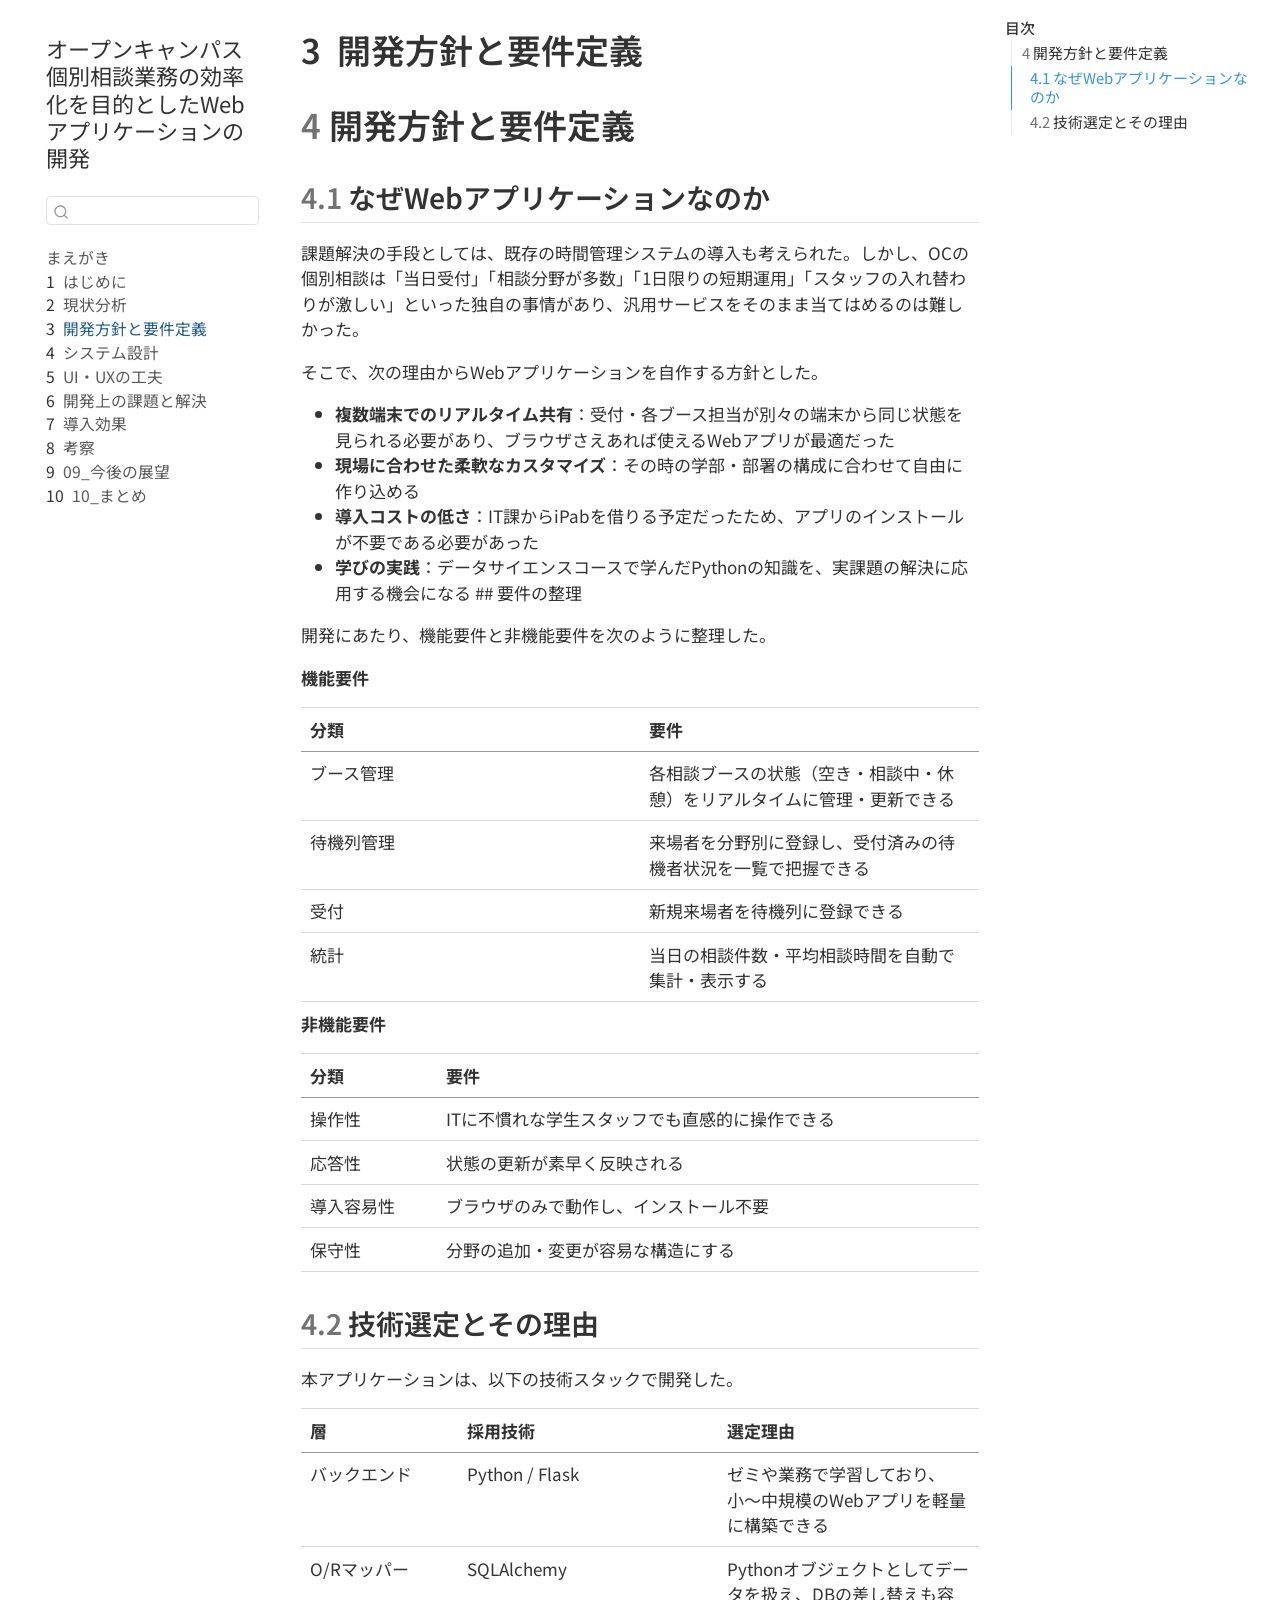
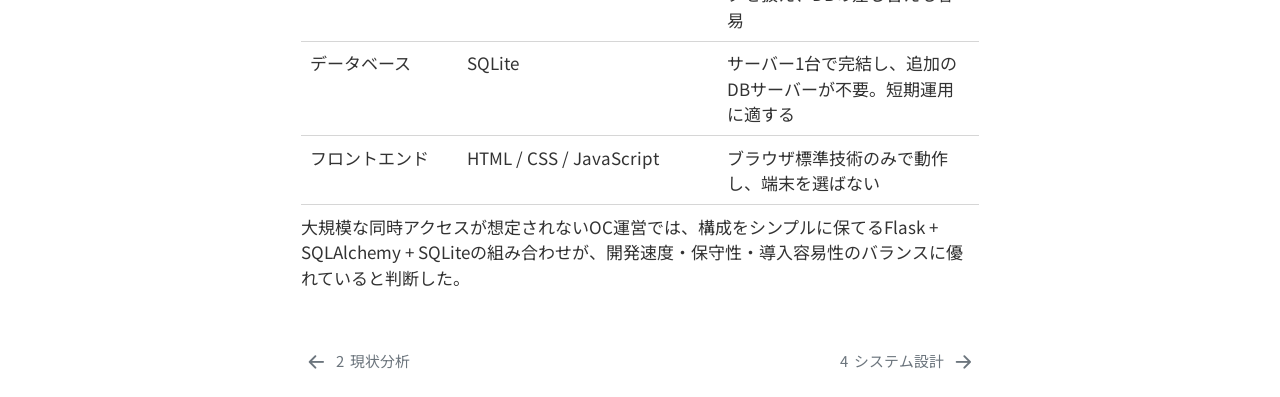
<file: 03_開発方針と要件定義.html>
<!DOCTYPE html>
<html xmlns="http://www.w3.org/1999/xhtml" lang="ja" xml:lang="ja"><head>

<meta charset="utf-8">
<meta name="generator" content="quarto-1.9.36">

<meta name="viewport" content="width=device-width, initial-scale=1.0, user-scalable=yes">


<title>3&nbsp; 開発方針と要件定義 – オープンキャンパス個別相談業務の効率化を目的としたWebアプリケーションの開発</title>
<style>
/* Default styles provided by pandoc.
** See https://pandoc.org/MANUAL.html#variables-for-html for config info.
*/
code{white-space: pre-wrap;}
span.smallcaps{font-variant: small-caps;}
div.columns{display: flex; gap: min(4vw, 1.5em);}
div.column{flex: auto; overflow-x: auto;}
div.hanging-indent{margin-left: 1.5em; text-indent: -1.5em;}
ul.task-list{list-style: none;}
ul.task-list li input[type="checkbox"] {
  width: 0.8em;
  margin: 0 0.8em 0.2em -1em; /* quarto-specific, see https://github.com/quarto-dev/quarto-cli/issues/4556 */ 
  vertical-align: middle;
}
</style>


<script src="site_libs/quarto-nav/quarto-nav.js"></script>
<script src="site_libs/quarto-nav/headroom.min.js"></script>
<script src="site_libs/clipboard/clipboard.min.js"></script>
<script src="site_libs/quarto-search/autocomplete.umd.js"></script>
<script src="site_libs/quarto-search/fuse.min.js"></script>
<script src="site_libs/quarto-search/quarto-search.js"></script>
<meta name="quarto:offset" content="./">
<link href="./04_システム設計.html" rel="next">
<link href="./02_現状分析.html" rel="prev">
<script src="site_libs/quarto-html/quarto.js" type="module"></script>
<script src="site_libs/quarto-html/tabsets/tabsets.js" type="module"></script>
<script src="site_libs/quarto-html/popper.min.js"></script>
<script src="site_libs/quarto-html/tippy.umd.min.js"></script>
<script src="site_libs/quarto-html/anchor.min.js"></script>
<link href="site_libs/quarto-html/tippy.css" rel="stylesheet">
<link href="site_libs/quarto-html/quarto-syntax-highlighting-845c23b38eaddc0f92fda52bfe77a8c8.css" rel="stylesheet" id="quarto-text-highlighting-styles">
<script src="site_libs/bootstrap/bootstrap.min.js"></script>
<link href="site_libs/bootstrap/bootstrap-icons.css" rel="stylesheet">
<link href="site_libs/bootstrap/bootstrap-7d6722f26c9eca90c1a43cf756b6898c.min.css" rel="stylesheet" append-hash="true" id="quarto-bootstrap" data-mode="light">
<script id="quarto-search-options" type="application/json">{
  "location": "sidebar",
  "copy-button": false,
  "collapse-after": 3,
  "panel-placement": "start",
  "type": "textbox",
  "limit": 50,
  "keyboard-shortcut": [
    "f",
    "/",
    "s"
  ],
  "show-item-context": false,
  "language": {
    "search-no-results-text": "一致なし",
    "search-matching-documents-text": "一致した文書",
    "search-copy-link-title": "検索へのリンクをコピー",
    "search-hide-matches-text": "追加の検索結果を非表示",
    "search-more-match-text": "追加の検索結果",
    "search-more-matches-text": "追加の検索結果",
    "search-clear-button-title": "消去",
    "search-text-placeholder": "",
    "search-detached-cancel-button-title": "取消",
    "search-submit-button-title": "検索",
    "search-label": "サーチ"
  }
}</script>


</head>

<body class="nav-sidebar floating quarto-light">

<div id="quarto-search-results"></div>
  <header id="quarto-header" class="headroom fixed-top">
  <nav class="quarto-secondary-nav">
    <div class="container-fluid d-flex">
      <button type="button" class="quarto-btn-toggle btn" data-bs-toggle="collapse" role="button" data-bs-target=".quarto-sidebar-collapse-item" aria-controls="quarto-sidebar" aria-expanded="false" aria-label="サイドバーを切り替える" onclick="if (window.quartoToggleHeadroom) { window.quartoToggleHeadroom(); }">
        <i class="bi bi-layout-text-sidebar-reverse"></i>
      </button>
        <nav class="quarto-page-breadcrumbs" aria-label="breadcrumb"><ol class="breadcrumb"><li class="breadcrumb-item"><a href="./03_開発方針と要件定義.html"><span class="chapter-number">3</span>&nbsp; <span class="chapter-title">開発方針と要件定義</span></a></li></ol></nav>
        <a class="flex-grow-1" role="navigation" data-bs-toggle="collapse" data-bs-target=".quarto-sidebar-collapse-item" aria-controls="quarto-sidebar" aria-expanded="false" aria-label="サイドバーを切り替える" onclick="if (window.quartoToggleHeadroom) { window.quartoToggleHeadroom(); }">      
        </a>
      <button type="button" class="btn quarto-search-button" aria-label="サーチ" onclick="window.quartoOpenSearch();">
        <i class="bi bi-search"></i>
      </button>
    </div>
  </nav>
</header>
<!-- content -->
<div id="quarto-content" class="quarto-container page-columns page-rows-contents page-layout-article">
<!-- sidebar -->
  <nav id="quarto-sidebar" class="sidebar collapse collapse-horizontal quarto-sidebar-collapse-item sidebar-navigation floating overflow-auto">
    <div class="pt-lg-2 mt-2 text-left sidebar-header">
    <div class="sidebar-title mb-0 py-0">
      <a href="./">オープンキャンパス個別相談業務の効率化を目的としたWebアプリケーションの開発</a> 
    </div>
      </div>
        <div class="mt-2 flex-shrink-0 align-items-center">
        <div class="sidebar-search">
        <div id="quarto-search" class="" title="サーチ"></div>
        </div>
        </div>
    <div class="sidebar-menu-container"> 
    <ul class="list-unstyled mt-1">
        <li class="sidebar-item">
  <div class="sidebar-item-container"> 
  <a href="./index.html" class="sidebar-item-text sidebar-link">
 <span class="menu-text">まえがき</span></a>
  </div>
</li>
        <li class="sidebar-item">
  <div class="sidebar-item-container"> 
  <a href="./01_はじめに.html" class="sidebar-item-text sidebar-link">
 <span class="menu-text"><span class="chapter-number">1</span>&nbsp; <span class="chapter-title">はじめに</span></span></a>
  </div>
</li>
        <li class="sidebar-item">
  <div class="sidebar-item-container"> 
  <a href="./02_現状分析.html" class="sidebar-item-text sidebar-link">
 <span class="menu-text"><span class="chapter-number">2</span>&nbsp; <span class="chapter-title">現状分析</span></span></a>
  </div>
</li>
        <li class="sidebar-item">
  <div class="sidebar-item-container"> 
  <a href="./03_開発方針と要件定義.html" class="sidebar-item-text sidebar-link active">
 <span class="menu-text"><span class="chapter-number">3</span>&nbsp; <span class="chapter-title">開発方針と要件定義</span></span></a>
  </div>
</li>
        <li class="sidebar-item">
  <div class="sidebar-item-container"> 
  <a href="./04_システム設計.html" class="sidebar-item-text sidebar-link">
 <span class="menu-text"><span class="chapter-number">4</span>&nbsp; <span class="chapter-title">システム設計</span></span></a>
  </div>
</li>
        <li class="sidebar-item">
  <div class="sidebar-item-container"> 
  <a href="./05_UI・UXの工夫.html" class="sidebar-item-text sidebar-link">
 <span class="menu-text"><span class="chapter-number">5</span>&nbsp; <span class="chapter-title">UI・UXの工夫</span></span></a>
  </div>
</li>
        <li class="sidebar-item">
  <div class="sidebar-item-container"> 
  <a href="./06_開発上の課題と解決.html" class="sidebar-item-text sidebar-link">
 <span class="menu-text"><span class="chapter-number">6</span>&nbsp; <span class="chapter-title">開発上の課題と解決</span></span></a>
  </div>
</li>
        <li class="sidebar-item">
  <div class="sidebar-item-container"> 
  <a href="./07_導入効果.html" class="sidebar-item-text sidebar-link">
 <span class="menu-text"><span class="chapter-number">7</span>&nbsp; <span class="chapter-title">導入効果</span></span></a>
  </div>
</li>
        <li class="sidebar-item">
  <div class="sidebar-item-container"> 
  <a href="./08_考察.html" class="sidebar-item-text sidebar-link">
 <span class="menu-text"><span class="chapter-number">8</span>&nbsp; <span class="chapter-title">考察</span></span></a>
  </div>
</li>
        <li class="sidebar-item">
  <div class="sidebar-item-container"> 
  <a href="./09_今後の展望.html" class="sidebar-item-text sidebar-link">
 <span class="menu-text"><span class="chapter-number">9</span>&nbsp; <span class="chapter-title">09_今後の展望</span></span></a>
  </div>
</li>
        <li class="sidebar-item">
  <div class="sidebar-item-container"> 
  <a href="./10_まとめ.html" class="sidebar-item-text sidebar-link">
 <span class="menu-text"><span class="chapter-number">10</span>&nbsp; <span class="chapter-title">10_まとめ</span></span></a>
  </div>
</li>
    </ul>
    </div>
</nav>
<div id="quarto-sidebar-glass" class="quarto-sidebar-collapse-item" data-bs-toggle="collapse" data-bs-target=".quarto-sidebar-collapse-item"></div>
<!-- margin-sidebar -->
    <div id="quarto-margin-sidebar" class="sidebar margin-sidebar">
        <nav id="TOC" role="doc-toc" class="toc-active">
    <h2 id="toc-title">目次</h2>
   
  <ul class="collapse">
  <li><a href="#開発方針と要件定義" id="toc-開発方針と要件定義" class="nav-link active" data-scroll-target="#開発方針と要件定義"><span class="header-section-number">4</span> 開発方針と要件定義</a>
  <ul class="collapse">
  <li><a href="#なぜwebアプリケーションなのか" id="toc-なぜwebアプリケーションなのか" class="nav-link" data-scroll-target="#なぜwebアプリケーションなのか"><span class="header-section-number">4.1</span> なぜWebアプリケーションなのか</a></li>
  <li><a href="#技術選定とその理由" id="toc-技術選定とその理由" class="nav-link" data-scroll-target="#技術選定とその理由"><span class="header-section-number">4.2</span> 技術選定とその理由</a></li>
  </ul></li>
  </ul>
</nav>
    </div>
<!-- main -->
<main class="content" id="quarto-document-content">

<header id="title-block-header" class="quarto-title-block default">
<div class="quarto-title">
<h1 class="title"><span class="chapter-number">3</span>&nbsp; <span class="chapter-title">開発方針と要件定義</span></h1>
</div>



<div class="quarto-title-meta">

    
  
    
  </div>
  


</header>


<section id="開発方針と要件定義" class="level1" data-number="4">
<h1 data-number="4"><span class="header-section-number">4</span> 開発方針と要件定義</h1>
<section id="なぜwebアプリケーションなのか" class="level2" data-number="4.1">
<h2 data-number="4.1" class="anchored" data-anchor-id="なぜwebアプリケーションなのか"><span class="header-section-number">4.1</span> なぜWebアプリケーションなのか</h2>
<p>課題解決の手段としては、既存の時間管理システムの導入も考えられた。しかし、OCの個別相談は「当日受付」「相談分野が多数」「1日限りの短期運用」「スタッフの入れ替わりが激しい」といった独自の事情があり、汎用サービスをそのまま当てはめるのは難しかった。</p>
<p>そこで、次の理由からWebアプリケーションを自作する方針とした。</p>
<ul>
<li><strong>複数端末でのリアルタイム共有</strong>：受付・各ブース担当が別々の端末から同じ状態を見られる必要があり、ブラウザさえあれば使えるWebアプリが最適だった</li>
<li><strong>現場に合わせた柔軟なカスタマイズ</strong>：その時の学部・部署の構成に合わせて自由に作り込める</li>
<li><strong>導入コストの低さ</strong>：IT課からiPabを借りる予定だったため、アプリのインストールが不要である必要があった</li>
<li><strong>学びの実践</strong>：データサイエンスコースで学んだPythonの知識を、実課題の解決に応用する機会になる ## 要件の整理</li>
</ul>
<p>開発にあたり、機能要件と非機能要件を次のように整理した。</p>
<p><strong>機能要件</strong></p>
<table class="caption-top table">
<colgroup>
<col style="width: 50%">
<col style="width: 50%">
</colgroup>
<thead>
<tr class="header">
<th>分類</th>
<th>要件</th>
</tr>
</thead>
<tbody>
<tr class="odd">
<td>ブース管理</td>
<td>各相談ブースの状態（空き・相談中・休憩）をリアルタイムに管理・更新できる</td>
</tr>
<tr class="even">
<td>待機列管理</td>
<td>来場者を分野別に登録し、受付済みの待機者状況を一覧で把握できる</td>
</tr>
<tr class="odd">
<td>受付</td>
<td>新規来場者を待機列に登録できる</td>
</tr>
<tr class="even">
<td>統計</td>
<td>当日の相談件数・平均相談時間を自動で集計・表示する</td>
</tr>
</tbody>
</table>
<p><strong>非機能要件</strong></p>
<table class="caption-top table">
<thead>
<tr class="header">
<th>分類</th>
<th>要件</th>
</tr>
</thead>
<tbody>
<tr class="odd">
<td>操作性</td>
<td>ITに不慣れな学生スタッフでも直感的に操作できる</td>
</tr>
<tr class="even">
<td>応答性</td>
<td>状態の更新が素早く反映される</td>
</tr>
<tr class="odd">
<td>導入容易性</td>
<td>ブラウザのみで動作し、インストール不要</td>
</tr>
<tr class="even">
<td>保守性</td>
<td>分野の追加・変更が容易な構造にする</td>
</tr>
</tbody>
</table>
</section>
<section id="技術選定とその理由" class="level2" data-number="4.2">
<h2 data-number="4.2" class="anchored" data-anchor-id="技術選定とその理由"><span class="header-section-number">4.2</span> 技術選定とその理由</h2>
<p>本アプリケーションは、以下の技術スタックで開発した。</p>
<table class="caption-top table">
<colgroup>
<col style="width: 23%">
<col style="width: 38%">
<col style="width: 38%">
</colgroup>
<thead>
<tr class="header">
<th>層</th>
<th>採用技術</th>
<th>選定理由</th>
</tr>
</thead>
<tbody>
<tr class="odd">
<td>バックエンド</td>
<td>Python / Flask</td>
<td>ゼミや業務で学習しており、小〜中規模のWebアプリを軽量に構築できる</td>
</tr>
<tr class="even">
<td>O/Rマッパー</td>
<td>SQLAlchemy</td>
<td>Pythonオブジェクトとしてデータを扱え、DBの差し替えも容易</td>
</tr>
<tr class="odd">
<td>データベース</td>
<td>SQLite</td>
<td>サーバー1台で完結し、追加のDBサーバーが不要。短期運用に適する</td>
</tr>
<tr class="even">
<td>フロントエンド</td>
<td>HTML / CSS / JavaScript</td>
<td>ブラウザ標準技術のみで動作し、端末を選ばない</td>
</tr>
</tbody>
</table>
<p>大規模な同時アクセスが想定されないOC運営では、構成をシンプルに保てるFlask + SQLAlchemy + SQLiteの組み合わせが、開発速度・保守性・導入容易性のバランスに優れていると判断した。</p>


</section>
</section>

</main> <!-- /main -->
<script id="quarto-html-after-body" type="application/javascript">
  window.document.addEventListener("DOMContentLoaded", function (event) {
    const icon = "";
    const anchorJS = new window.AnchorJS();
    anchorJS.options = {
      placement: 'right',
      icon: icon
    };
    anchorJS.add('.anchored');
    const isCodeAnnotation = (el) => {
      for (const clz of el.classList) {
        if (clz.startsWith('code-annotation-')) {                     
          return true;
        }
      }
      return false;
    }
    const onCopySuccess = function(e) {
      // button target
      const button = e.trigger;
      // don't keep focus
      button.blur();
      // flash "checked"
      button.classList.add('code-copy-button-checked');
      var currentTitle = button.getAttribute("title");
      button.setAttribute("title", "コピーしました");
      let tooltip;
      if (window.bootstrap) {
        button.setAttribute("data-bs-toggle", "tooltip");
        button.setAttribute("data-bs-placement", "left");
        button.setAttribute("data-bs-title", "コピーしました");
        tooltip = new bootstrap.Tooltip(button, 
          { trigger: "manual", 
            customClass: "code-copy-button-tooltip",
            offset: [0, -8]});
        tooltip.show();    
      }
      setTimeout(function() {
        if (tooltip) {
          tooltip.hide();
          button.removeAttribute("data-bs-title");
          button.removeAttribute("data-bs-toggle");
          button.removeAttribute("data-bs-placement");
        }
        button.setAttribute("title", currentTitle);
        button.classList.remove('code-copy-button-checked');
      }, 1000);
      // clear code selection
      e.clearSelection();
    }
    const getTextToCopy = function(trigger) {
      const outerScaffold = trigger.parentElement.cloneNode(true);
      const codeEl = outerScaffold.querySelector('code');
      for (const childEl of codeEl.children) {
        if (isCodeAnnotation(childEl)) {
          childEl.remove();
        }
      }
      return codeEl.innerText;
    }
    const clipboard = new window.ClipboardJS('.code-copy-button:not([data-in-quarto-modal])', {
      text: getTextToCopy
    });
    clipboard.on('success', onCopySuccess);
    if (window.document.getElementById('quarto-embedded-source-code-modal')) {
      const clipboardModal = new window.ClipboardJS('.code-copy-button[data-in-quarto-modal]', {
        text: getTextToCopy,
        container: window.document.getElementById('quarto-embedded-source-code-modal')
      });
      clipboardModal.on('success', onCopySuccess);
    }
      var localhostRegex = new RegExp(/^(?:http|https):\/\/localhost\:?[0-9]*\//);
      var mailtoRegex = new RegExp(/^mailto:/);
        var filterRegex = new RegExp('/' + window.location.host + '/');
      var isInternal = (href) => {
          return filterRegex.test(href) || localhostRegex.test(href) || mailtoRegex.test(href);
      }
      // Inspect non-navigation links and adorn them if external
     var links = window.document.querySelectorAll('a[href]:not(.nav-link):not(.navbar-brand):not(.toc-action):not(.sidebar-link):not(.sidebar-item-toggle):not(.pagination-link):not(.no-external):not([aria-hidden]):not(.dropdown-item):not(.quarto-navigation-tool):not(.about-link)');
      for (var i=0; i<links.length; i++) {
        const link = links[i];
        if (!isInternal(link.href)) {
          // undo the damage that might have been done by quarto-nav.js in the case of
          // links that we want to consider external
          if (link.dataset.originalHref !== undefined) {
            link.href = link.dataset.originalHref;
          }
        }
      }
    function tippyHover(el, contentFn, onTriggerFn, onUntriggerFn) {
      const config = {
        allowHTML: true,
        maxWidth: 500,
        delay: 100,
        arrow: false,
        appendTo: function(el) {
            return el.parentElement;
        },
        interactive: true,
        interactiveBorder: 10,
        theme: 'quarto',
        placement: 'bottom-start',
      };
      if (contentFn) {
        config.content = contentFn;
      }
      if (onTriggerFn) {
        config.onTrigger = onTriggerFn;
      }
      if (onUntriggerFn) {
        config.onUntrigger = onUntriggerFn;
      }
      window.tippy(el, config); 
    }
    const noterefs = window.document.querySelectorAll('a[role="doc-noteref"]');
    for (var i=0; i<noterefs.length; i++) {
      const ref = noterefs[i];
      tippyHover(ref, function() {
        // use id or data attribute instead here
        let href = ref.getAttribute('data-footnote-href') || ref.getAttribute('href');
        try { href = new URL(href).hash; } catch {}
        const id = href.replace(/^#\/?/, "");
        const note = window.document.getElementById(id);
        if (note) {
          return note.innerHTML;
        } else {
          return "";
        }
      });
    }
    const xrefs = window.document.querySelectorAll('a.quarto-xref');
    const processXRef = (id, note) => {
      // Strip column container classes
      const stripColumnClz = (el) => {
        el.classList.remove("page-full", "page-columns");
        if (el.children) {
          for (const child of el.children) {
            stripColumnClz(child);
          }
        }
      }
      stripColumnClz(note)
      if (id === null || id.startsWith('sec-')) {
        // Special case sections, only their first couple elements
        const container = document.createElement("div");
        if (note.children && note.children.length > 2) {
          container.appendChild(note.children[0].cloneNode(true));
          for (let i = 1; i < note.children.length; i++) {
            const child = note.children[i];
            if (child.tagName === "P" && child.innerText === "") {
              continue;
            } else {
              container.appendChild(child.cloneNode(true));
              break;
            }
          }
          if (window.Quarto?.typesetMath) {
            window.Quarto.typesetMath(container);
          }
          return container.innerHTML
        } else {
          if (window.Quarto?.typesetMath) {
            window.Quarto.typesetMath(note);
          }
          return note.innerHTML;
        }
      } else {
        // Remove any anchor links if they are present
        const anchorLink = note.querySelector('a.anchorjs-link');
        if (anchorLink) {
          anchorLink.remove();
        }
        if (window.Quarto?.typesetMath) {
          window.Quarto.typesetMath(note);
        }
        if (note.classList.contains("callout")) {
          return note.outerHTML;
        } else {
          return note.innerHTML;
        }
      }
    }
    for (var i=0; i<xrefs.length; i++) {
      const xref = xrefs[i];
      tippyHover(xref, undefined, function(instance) {
        instance.disable();
        let url = xref.getAttribute('href');
        let hash = undefined; 
        if (url.startsWith('#')) {
          hash = url;
        } else {
          try { hash = new URL(url).hash; } catch {}
        }
        if (hash) {
          const id = hash.replace(/^#\/?/, "");
          const note = window.document.getElementById(id);
          if (note !== null) {
            try {
              const html = processXRef(id, note.cloneNode(true));
              instance.setContent(html);
            } finally {
              instance.enable();
              instance.show();
            }
          } else {
            // See if we can fetch this
            fetch(url.split('#')[0])
            .then(res => res.text())
            .then(html => {
              const parser = new DOMParser();
              const htmlDoc = parser.parseFromString(html, "text/html");
              const note = htmlDoc.getElementById(id);
              if (note !== null) {
                const html = processXRef(id, note);
                instance.setContent(html);
              } 
            }).finally(() => {
              instance.enable();
              instance.show();
            });
          }
        } else {
          // See if we can fetch a full url (with no hash to target)
          // This is a special case and we should probably do some content thinning / targeting
          fetch(url)
          .then(res => res.text())
          .then(html => {
            const parser = new DOMParser();
            const htmlDoc = parser.parseFromString(html, "text/html");
            const note = htmlDoc.querySelector('main.content');
            if (note !== null) {
              // This should only happen for chapter cross references
              // (since there is no id in the URL)
              // remove the first header
              if (note.children.length > 0 && note.children[0].tagName === "HEADER") {
                note.children[0].remove();
              }
              const html = processXRef(null, note);
              instance.setContent(html);
            } 
          }).finally(() => {
            instance.enable();
            instance.show();
          });
        }
      }, function(instance) {
      });
    }
        let selectedAnnoteEl;
        const selectorForAnnotation = ( cell, annotation) => {
          let cellAttr = 'data-code-cell="' + cell + '"';
          let lineAttr = 'data-code-annotation="' +  annotation + '"';
          const selector = 'span[' + cellAttr + '][' + lineAttr + ']';
          return selector;
        }
        const selectCodeLines = (annoteEl) => {
          const doc = window.document;
          const targetCell = annoteEl.getAttribute("data-target-cell");
          const targetAnnotation = annoteEl.getAttribute("data-target-annotation");
          const annoteSpan = window.document.querySelector(selectorForAnnotation(targetCell, targetAnnotation));
          const lines = annoteSpan.getAttribute("data-code-lines").split(",");
          const lineIds = lines.map((line) => {
            return targetCell + "-" + line;
          })
          let top = null;
          let height = null;
          let parent = null;
          if (lineIds.length > 0) {
              //compute the position of the single el (top and bottom and make a div)
              const el = window.document.getElementById(lineIds[0]);
              top = el.offsetTop;
              height = el.offsetHeight;
              parent = el.parentElement.parentElement;
            if (lineIds.length > 1) {
              const lastEl = window.document.getElementById(lineIds[lineIds.length - 1]);
              const bottom = lastEl.offsetTop + lastEl.offsetHeight;
              height = bottom - top;
            }
            if (top !== null && height !== null && parent !== null) {
              // cook up a div (if necessary) and position it 
              let div = window.document.getElementById("code-annotation-line-highlight");
              if (div === null) {
                div = window.document.createElement("div");
                div.setAttribute("id", "code-annotation-line-highlight");
                div.style.position = 'absolute';
                parent.appendChild(div);
              }
              div.style.top = top - 2 + "px";
              div.style.height = height + 4 + "px";
              div.style.left = 0;
              let gutterDiv = window.document.getElementById("code-annotation-line-highlight-gutter");
              if (gutterDiv === null) {
                gutterDiv = window.document.createElement("div");
                gutterDiv.setAttribute("id", "code-annotation-line-highlight-gutter");
                gutterDiv.style.position = 'absolute';
                const codeCell = window.document.getElementById(targetCell);
                const gutter = codeCell.querySelector('.code-annotation-gutter');
                gutter.appendChild(gutterDiv);
              }
              gutterDiv.style.top = top - 2 + "px";
              gutterDiv.style.height = height + 4 + "px";
            }
            selectedAnnoteEl = annoteEl;
          }
        };
        const unselectCodeLines = () => {
          const elementsIds = ["code-annotation-line-highlight", "code-annotation-line-highlight-gutter"];
          elementsIds.forEach((elId) => {
            const div = window.document.getElementById(elId);
            if (div) {
              div.remove();
            }
          });
          selectedAnnoteEl = undefined;
        };
          // Handle positioning of the toggle
      window.addEventListener(
        "resize",
        throttle(() => {
          elRect = undefined;
          if (selectedAnnoteEl) {
            selectCodeLines(selectedAnnoteEl);
          }
        }, 10)
      );
      function throttle(fn, ms) {
      let throttle = false;
      let timer;
        return (...args) => {
          if(!throttle) { // first call gets through
              fn.apply(this, args);
              throttle = true;
          } else { // all the others get throttled
              if(timer) clearTimeout(timer); // cancel #2
              timer = setTimeout(() => {
                fn.apply(this, args);
                timer = throttle = false;
              }, ms);
          }
        };
      }
        // Attach click handler to the DT
        const annoteDls = window.document.querySelectorAll('dt[data-target-cell]');
        for (const annoteDlNode of annoteDls) {
          annoteDlNode.addEventListener('click', (event) => {
            const clickedEl = event.target;
            if (clickedEl !== selectedAnnoteEl) {
              unselectCodeLines();
              const activeEl = window.document.querySelector('dt[data-target-cell].code-annotation-active');
              if (activeEl) {
                activeEl.classList.remove('code-annotation-active');
              }
              selectCodeLines(clickedEl);
              clickedEl.classList.add('code-annotation-active');
            } else {
              // Unselect the line
              unselectCodeLines();
              clickedEl.classList.remove('code-annotation-active');
            }
          });
        }
    const findCites = (el) => {
      const parentEl = el.parentElement;
      if (parentEl) {
        const cites = parentEl.dataset.cites;
        if (cites) {
          return {
            el,
            cites: cites.split(' ')
          };
        } else {
          return findCites(el.parentElement)
        }
      } else {
        return undefined;
      }
    };
    var bibliorefs = window.document.querySelectorAll('a[role="doc-biblioref"]');
    for (var i=0; i<bibliorefs.length; i++) {
      const ref = bibliorefs[i];
      const citeInfo = findCites(ref);
      if (citeInfo) {
        tippyHover(citeInfo.el, function() {
          var popup = window.document.createElement('div');
          citeInfo.cites.forEach(function(cite) {
            var citeDiv = window.document.createElement('div');
            citeDiv.classList.add('hanging-indent');
            citeDiv.classList.add('csl-entry');
            var biblioDiv = window.document.getElementById('ref-' + cite);
            if (biblioDiv) {
              citeDiv.innerHTML = biblioDiv.innerHTML;
            }
            popup.appendChild(citeDiv);
          });
          return popup.innerHTML;
        });
      }
    }
  });
  </script>
<nav class="page-navigation">
  <div class="nav-page nav-page-previous">
      <a href="./02_現状分析.html" class="pagination-link" aria-label="現状分析">
        <i class="bi bi-arrow-left-short"></i> <span class="nav-page-text"><span class="chapter-number">2</span>&nbsp; <span class="chapter-title">現状分析</span></span>
      </a>          
  </div>
  <div class="nav-page nav-page-next">
      <a href="./04_システム設計.html" class="pagination-link" aria-label="システム設計">
        <span class="nav-page-text"><span class="chapter-number">4</span>&nbsp; <span class="chapter-title">システム設計</span></span> <i class="bi bi-arrow-right-short"></i>
      </a>
  </div>
</nav>
</div> <!-- /content -->




</body></html>
</file>
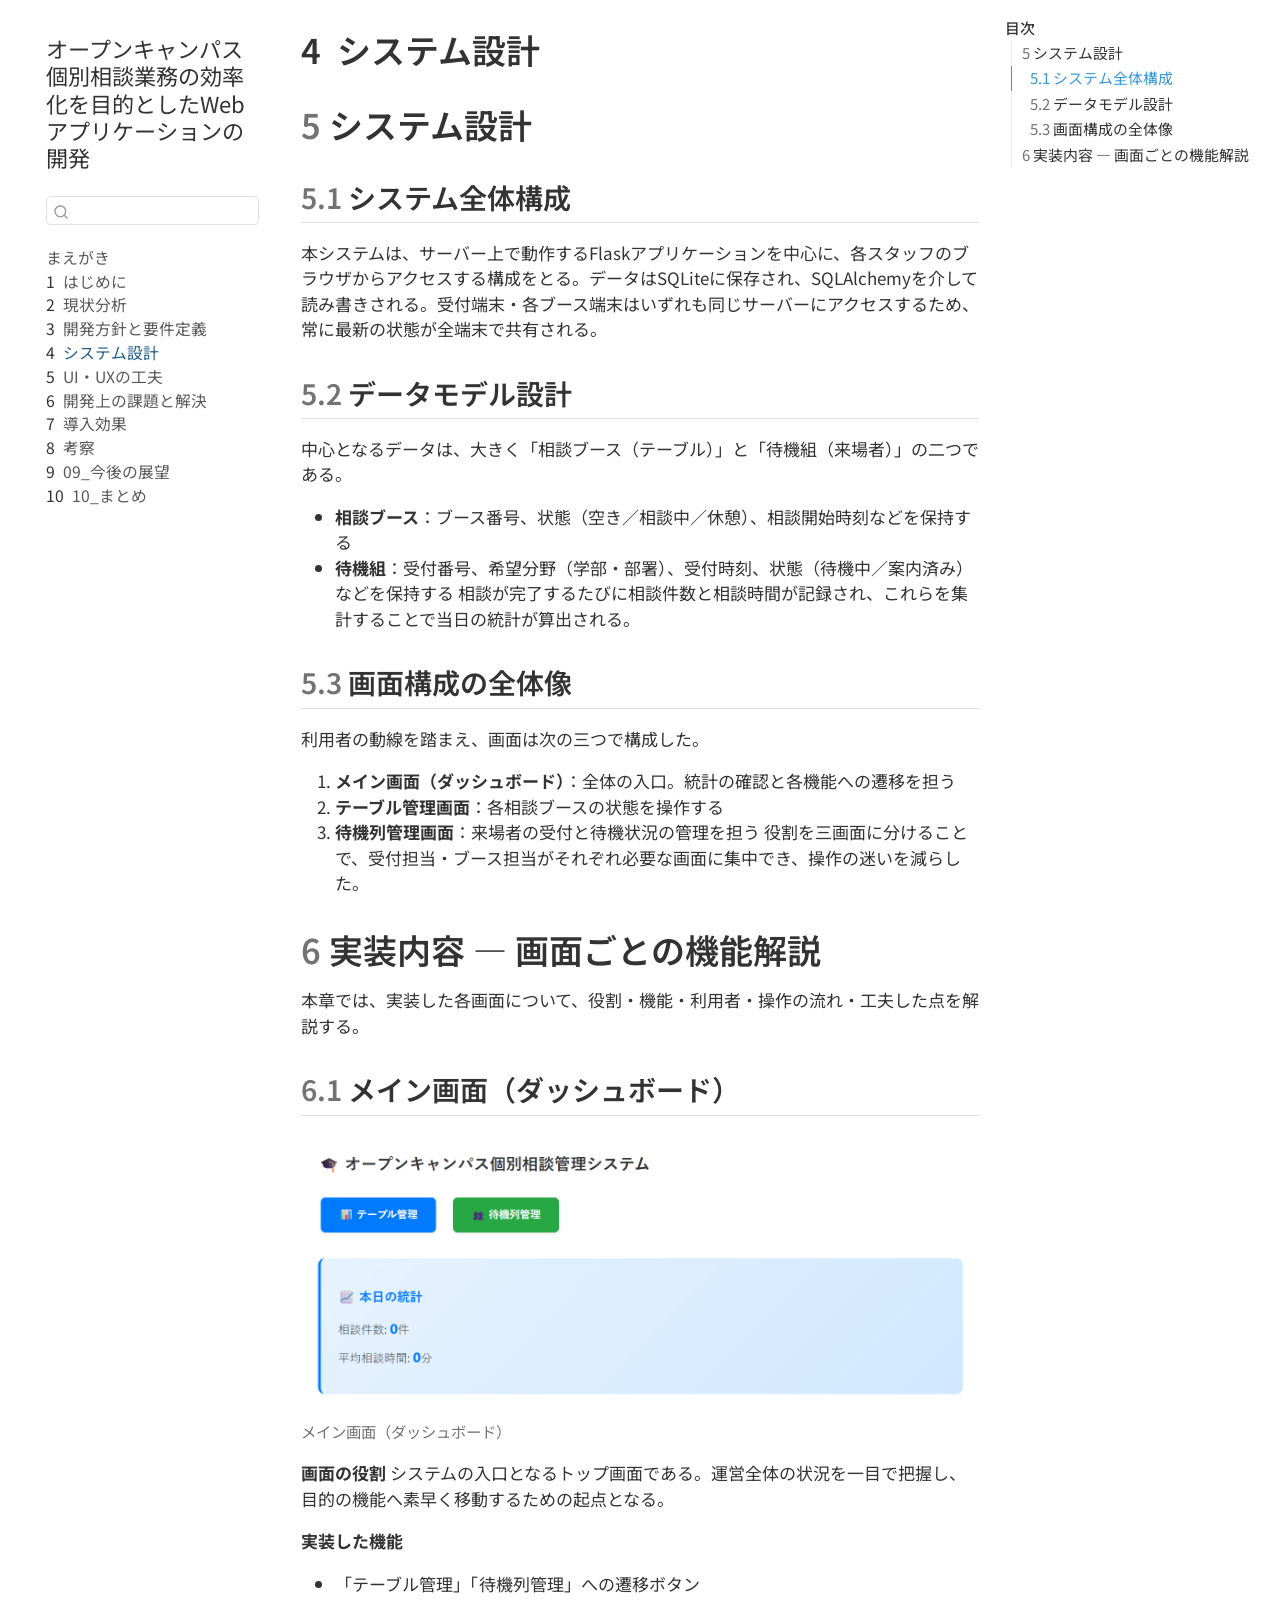
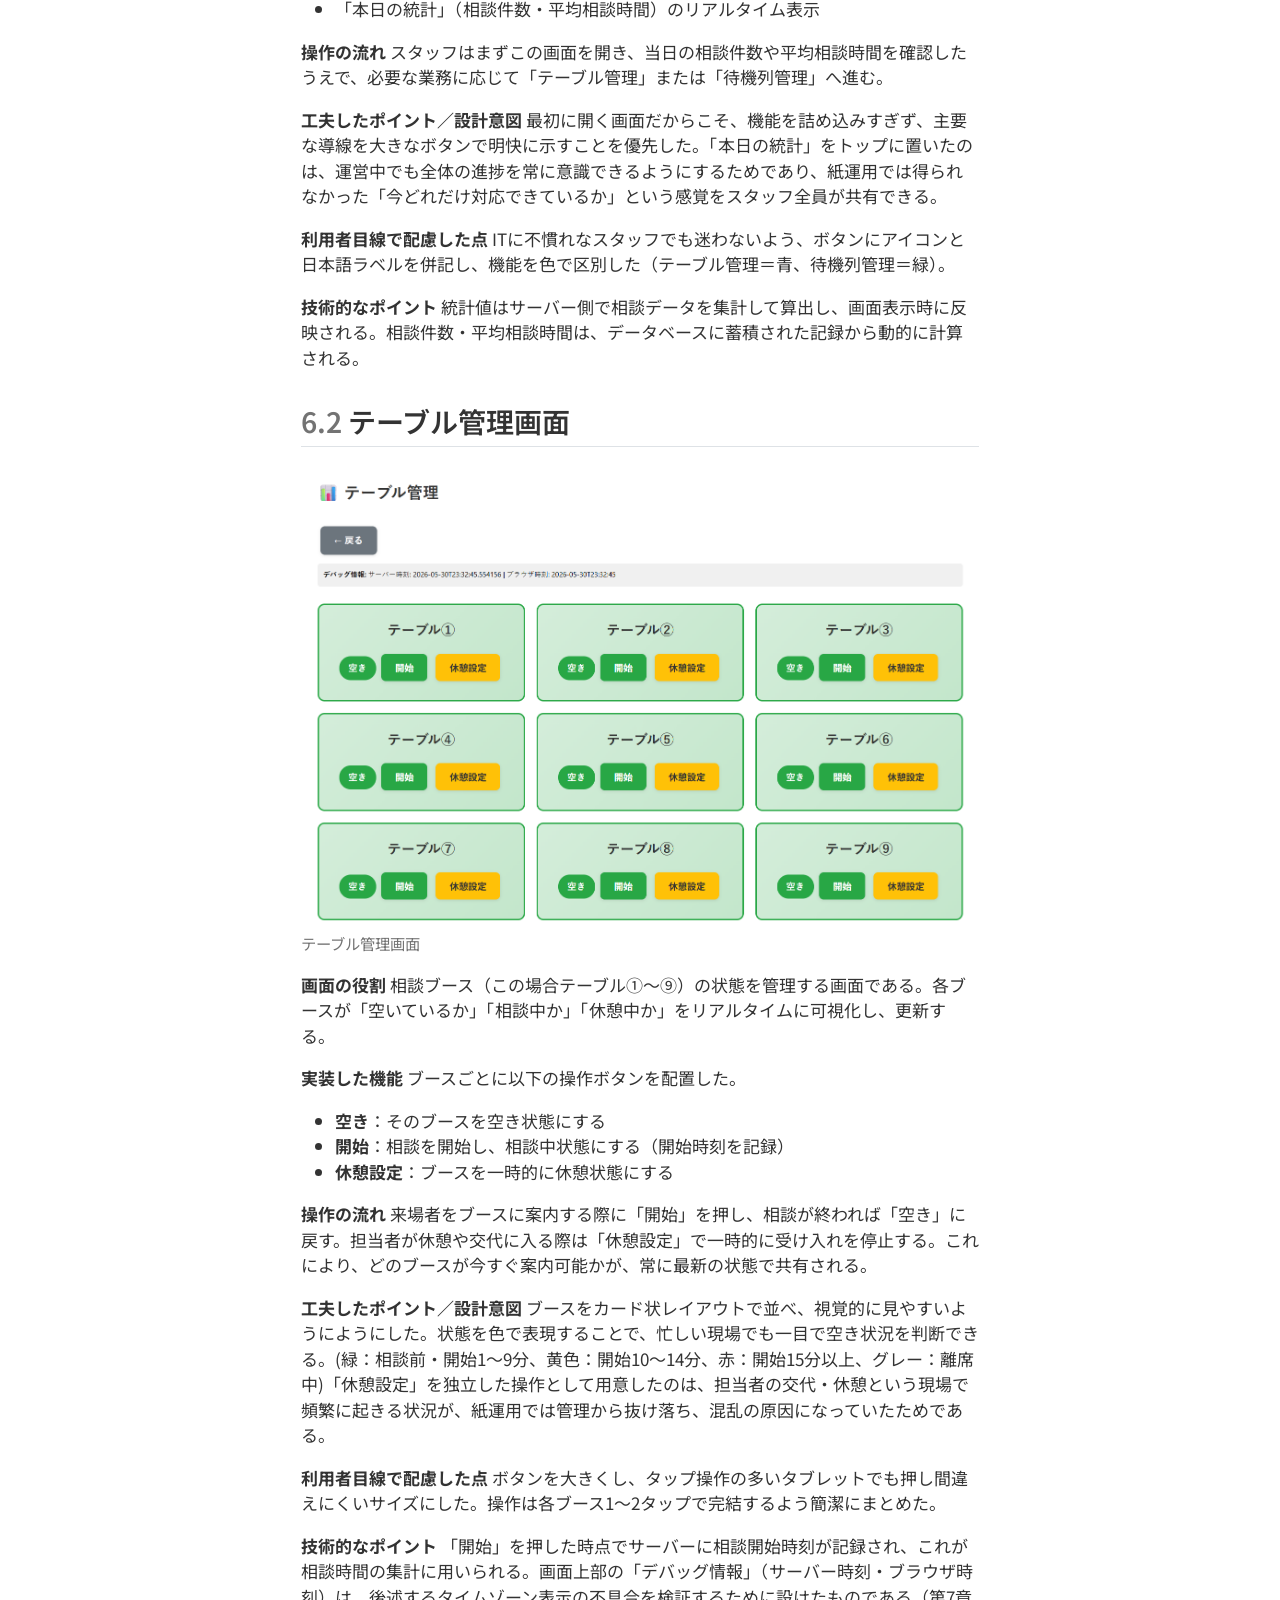
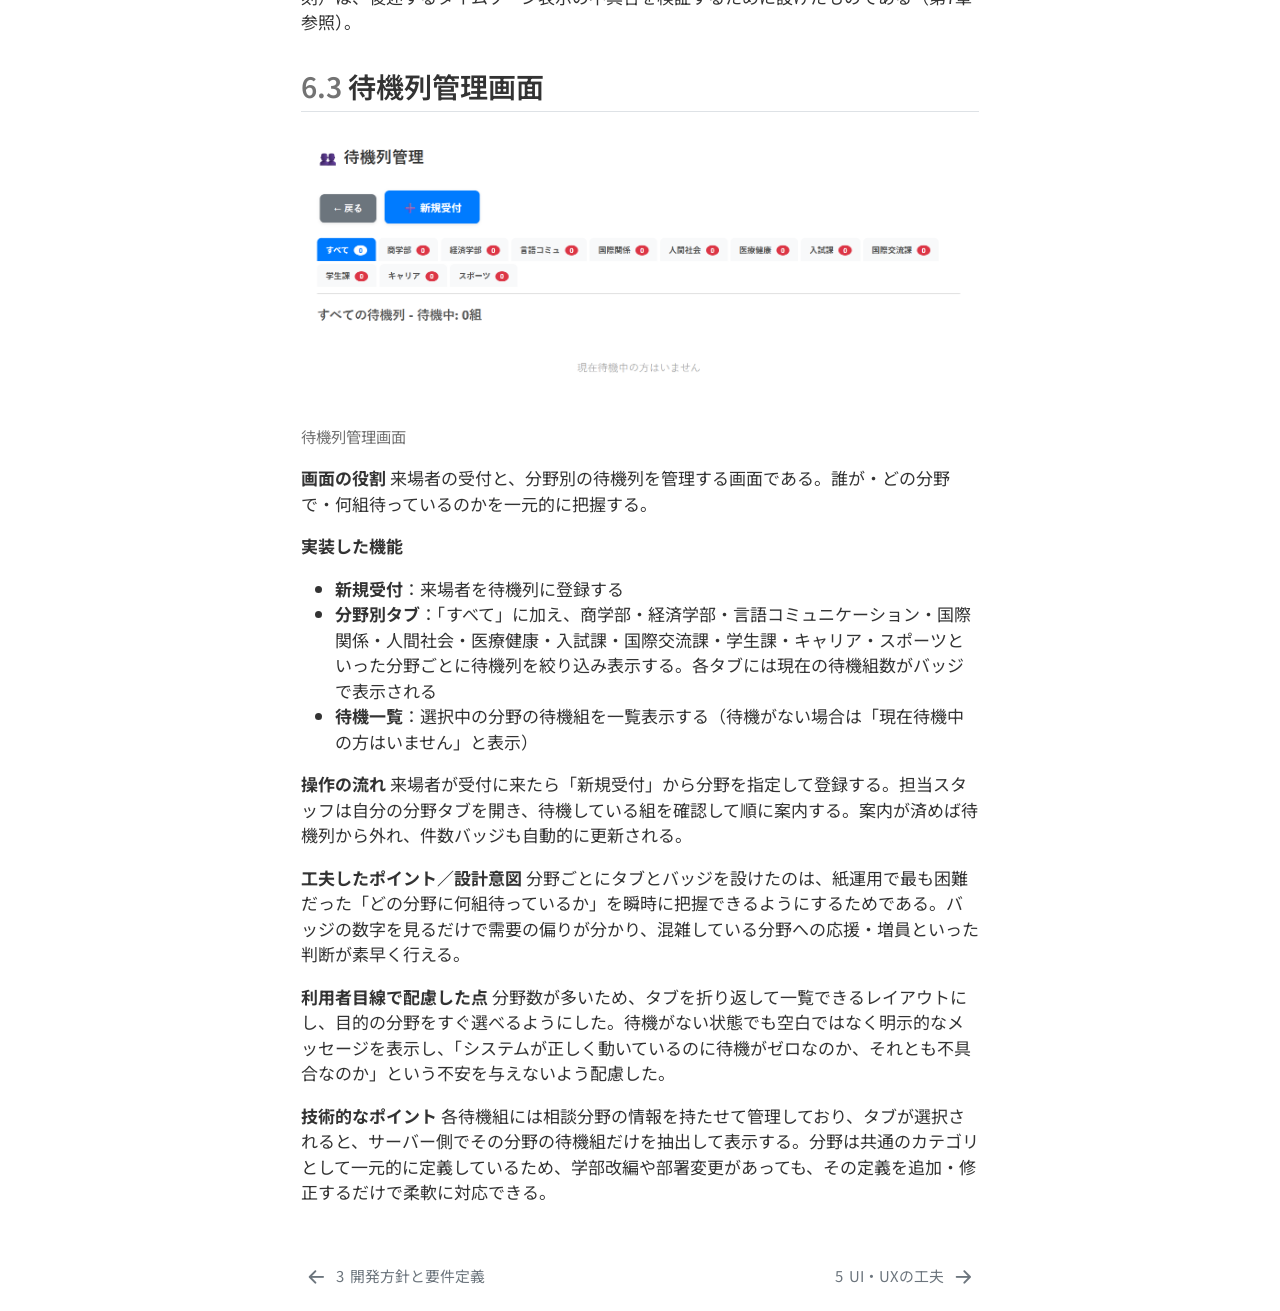
<file: 04_システム設計.html>
<!DOCTYPE html>
<html xmlns="http://www.w3.org/1999/xhtml" lang="ja" xml:lang="ja"><head>

<meta charset="utf-8">
<meta name="generator" content="quarto-1.9.36">

<meta name="viewport" content="width=device-width, initial-scale=1.0, user-scalable=yes">


<title>4&nbsp; システム設計 – オープンキャンパス個別相談業務の効率化を目的としたWebアプリケーションの開発</title>
<style>
/* Default styles provided by pandoc.
** See https://pandoc.org/MANUAL.html#variables-for-html for config info.
*/
code{white-space: pre-wrap;}
span.smallcaps{font-variant: small-caps;}
div.columns{display: flex; gap: min(4vw, 1.5em);}
div.column{flex: auto; overflow-x: auto;}
div.hanging-indent{margin-left: 1.5em; text-indent: -1.5em;}
ul.task-list{list-style: none;}
ul.task-list li input[type="checkbox"] {
  width: 0.8em;
  margin: 0 0.8em 0.2em -1em; /* quarto-specific, see https://github.com/quarto-dev/quarto-cli/issues/4556 */ 
  vertical-align: middle;
}
</style>


<script src="site_libs/quarto-nav/quarto-nav.js"></script>
<script src="site_libs/quarto-nav/headroom.min.js"></script>
<script src="site_libs/clipboard/clipboard.min.js"></script>
<script src="site_libs/quarto-search/autocomplete.umd.js"></script>
<script src="site_libs/quarto-search/fuse.min.js"></script>
<script src="site_libs/quarto-search/quarto-search.js"></script>
<meta name="quarto:offset" content="./">
<link href="./05_UI・UXの工夫.html" rel="next">
<link href="./03_開発方針と要件定義.html" rel="prev">
<script src="site_libs/quarto-html/quarto.js" type="module"></script>
<script src="site_libs/quarto-html/tabsets/tabsets.js" type="module"></script>
<script src="site_libs/quarto-html/popper.min.js"></script>
<script src="site_libs/quarto-html/tippy.umd.min.js"></script>
<script src="site_libs/quarto-html/anchor.min.js"></script>
<link href="site_libs/quarto-html/tippy.css" rel="stylesheet">
<link href="site_libs/quarto-html/quarto-syntax-highlighting-845c23b38eaddc0f92fda52bfe77a8c8.css" rel="stylesheet" id="quarto-text-highlighting-styles">
<script src="site_libs/bootstrap/bootstrap.min.js"></script>
<link href="site_libs/bootstrap/bootstrap-icons.css" rel="stylesheet">
<link href="site_libs/bootstrap/bootstrap-7d6722f26c9eca90c1a43cf756b6898c.min.css" rel="stylesheet" append-hash="true" id="quarto-bootstrap" data-mode="light">
<script src="site_libs/quarto-contrib/glightbox/glightbox.min.js"></script>
<link href="site_libs/quarto-contrib/glightbox/glightbox.min.css" rel="stylesheet">
<link href="site_libs/quarto-contrib/glightbox/lightbox.css" rel="stylesheet">
<script id="quarto-search-options" type="application/json">{
  "location": "sidebar",
  "copy-button": false,
  "collapse-after": 3,
  "panel-placement": "start",
  "type": "textbox",
  "limit": 50,
  "keyboard-shortcut": [
    "f",
    "/",
    "s"
  ],
  "show-item-context": false,
  "language": {
    "search-no-results-text": "一致なし",
    "search-matching-documents-text": "一致した文書",
    "search-copy-link-title": "検索へのリンクをコピー",
    "search-hide-matches-text": "追加の検索結果を非表示",
    "search-more-match-text": "追加の検索結果",
    "search-more-matches-text": "追加の検索結果",
    "search-clear-button-title": "消去",
    "search-text-placeholder": "",
    "search-detached-cancel-button-title": "取消",
    "search-submit-button-title": "検索",
    "search-label": "サーチ"
  }
}</script>


</head>

<body class="nav-sidebar floating quarto-light">

<div id="quarto-search-results"></div>
  <header id="quarto-header" class="headroom fixed-top">
  <nav class="quarto-secondary-nav">
    <div class="container-fluid d-flex">
      <button type="button" class="quarto-btn-toggle btn" data-bs-toggle="collapse" role="button" data-bs-target=".quarto-sidebar-collapse-item" aria-controls="quarto-sidebar" aria-expanded="false" aria-label="サイドバーを切り替える" onclick="if (window.quartoToggleHeadroom) { window.quartoToggleHeadroom(); }">
        <i class="bi bi-layout-text-sidebar-reverse"></i>
      </button>
        <nav class="quarto-page-breadcrumbs" aria-label="breadcrumb"><ol class="breadcrumb"><li class="breadcrumb-item"><a href="./04_システム設計.html"><span class="chapter-number">4</span>&nbsp; <span class="chapter-title">システム設計</span></a></li></ol></nav>
        <a class="flex-grow-1" role="navigation" data-bs-toggle="collapse" data-bs-target=".quarto-sidebar-collapse-item" aria-controls="quarto-sidebar" aria-expanded="false" aria-label="サイドバーを切り替える" onclick="if (window.quartoToggleHeadroom) { window.quartoToggleHeadroom(); }">      
        </a>
      <button type="button" class="btn quarto-search-button" aria-label="サーチ" onclick="window.quartoOpenSearch();">
        <i class="bi bi-search"></i>
      </button>
    </div>
  </nav>
</header>
<!-- content -->
<div id="quarto-content" class="quarto-container page-columns page-rows-contents page-layout-article">
<!-- sidebar -->
  <nav id="quarto-sidebar" class="sidebar collapse collapse-horizontal quarto-sidebar-collapse-item sidebar-navigation floating overflow-auto">
    <div class="pt-lg-2 mt-2 text-left sidebar-header">
    <div class="sidebar-title mb-0 py-0">
      <a href="./">オープンキャンパス個別相談業務の効率化を目的としたWebアプリケーションの開発</a> 
    </div>
      </div>
        <div class="mt-2 flex-shrink-0 align-items-center">
        <div class="sidebar-search">
        <div id="quarto-search" class="" title="サーチ"></div>
        </div>
        </div>
    <div class="sidebar-menu-container"> 
    <ul class="list-unstyled mt-1">
        <li class="sidebar-item">
  <div class="sidebar-item-container"> 
  <a href="./index.html" class="sidebar-item-text sidebar-link">
 <span class="menu-text">まえがき</span></a>
  </div>
</li>
        <li class="sidebar-item">
  <div class="sidebar-item-container"> 
  <a href="./01_はじめに.html" class="sidebar-item-text sidebar-link">
 <span class="menu-text"><span class="chapter-number">1</span>&nbsp; <span class="chapter-title">はじめに</span></span></a>
  </div>
</li>
        <li class="sidebar-item">
  <div class="sidebar-item-container"> 
  <a href="./02_現状分析.html" class="sidebar-item-text sidebar-link">
 <span class="menu-text"><span class="chapter-number">2</span>&nbsp; <span class="chapter-title">現状分析</span></span></a>
  </div>
</li>
        <li class="sidebar-item">
  <div class="sidebar-item-container"> 
  <a href="./03_開発方針と要件定義.html" class="sidebar-item-text sidebar-link">
 <span class="menu-text"><span class="chapter-number">3</span>&nbsp; <span class="chapter-title">開発方針と要件定義</span></span></a>
  </div>
</li>
        <li class="sidebar-item">
  <div class="sidebar-item-container"> 
  <a href="./04_システム設計.html" class="sidebar-item-text sidebar-link active">
 <span class="menu-text"><span class="chapter-number">4</span>&nbsp; <span class="chapter-title">システム設計</span></span></a>
  </div>
</li>
        <li class="sidebar-item">
  <div class="sidebar-item-container"> 
  <a href="./05_UI・UXの工夫.html" class="sidebar-item-text sidebar-link">
 <span class="menu-text"><span class="chapter-number">5</span>&nbsp; <span class="chapter-title">UI・UXの工夫</span></span></a>
  </div>
</li>
        <li class="sidebar-item">
  <div class="sidebar-item-container"> 
  <a href="./06_開発上の課題と解決.html" class="sidebar-item-text sidebar-link">
 <span class="menu-text"><span class="chapter-number">6</span>&nbsp; <span class="chapter-title">開発上の課題と解決</span></span></a>
  </div>
</li>
        <li class="sidebar-item">
  <div class="sidebar-item-container"> 
  <a href="./07_導入効果.html" class="sidebar-item-text sidebar-link">
 <span class="menu-text"><span class="chapter-number">7</span>&nbsp; <span class="chapter-title">導入効果</span></span></a>
  </div>
</li>
        <li class="sidebar-item">
  <div class="sidebar-item-container"> 
  <a href="./08_考察.html" class="sidebar-item-text sidebar-link">
 <span class="menu-text"><span class="chapter-number">8</span>&nbsp; <span class="chapter-title">考察</span></span></a>
  </div>
</li>
        <li class="sidebar-item">
  <div class="sidebar-item-container"> 
  <a href="./09_今後の展望.html" class="sidebar-item-text sidebar-link">
 <span class="menu-text"><span class="chapter-number">9</span>&nbsp; <span class="chapter-title">09_今後の展望</span></span></a>
  </div>
</li>
        <li class="sidebar-item">
  <div class="sidebar-item-container"> 
  <a href="./10_まとめ.html" class="sidebar-item-text sidebar-link">
 <span class="menu-text"><span class="chapter-number">10</span>&nbsp; <span class="chapter-title">10_まとめ</span></span></a>
  </div>
</li>
    </ul>
    </div>
</nav>
<div id="quarto-sidebar-glass" class="quarto-sidebar-collapse-item" data-bs-toggle="collapse" data-bs-target=".quarto-sidebar-collapse-item"></div>
<!-- margin-sidebar -->
    <div id="quarto-margin-sidebar" class="sidebar margin-sidebar">
        <nav id="TOC" role="doc-toc" class="toc-active">
    <h2 id="toc-title">目次</h2>
   
  <ul class="collapse">
  <li><a href="#システム設計" id="toc-システム設計" class="nav-link active" data-scroll-target="#システム設計"><span class="header-section-number">5</span> システム設計</a>
  <ul class="collapse">
  <li><a href="#システム全体構成" id="toc-システム全体構成" class="nav-link" data-scroll-target="#システム全体構成"><span class="header-section-number">5.1</span> システム全体構成</a></li>
  <li><a href="#データモデル設計" id="toc-データモデル設計" class="nav-link" data-scroll-target="#データモデル設計"><span class="header-section-number">5.2</span> データモデル設計</a></li>
  <li><a href="#画面構成の全体像" id="toc-画面構成の全体像" class="nav-link" data-scroll-target="#画面構成の全体像"><span class="header-section-number">5.3</span> 画面構成の全体像</a></li>
  </ul></li>
  <li><a href="#実装内容-画面ごとの機能解説" id="toc-実装内容-画面ごとの機能解説" class="nav-link" data-scroll-target="#実装内容-画面ごとの機能解説"><span class="header-section-number">6</span> 実装内容 ― 画面ごとの機能解説</a>
  <ul class="collapse">
  <li><a href="#メイン画面ダッシュボード" id="toc-メイン画面ダッシュボード" class="nav-link" data-scroll-target="#メイン画面ダッシュボード"><span class="header-section-number">6.1</span> メイン画面（ダッシュボード）</a></li>
  <li><a href="#テーブル管理画面" id="toc-テーブル管理画面" class="nav-link" data-scroll-target="#テーブル管理画面"><span class="header-section-number">6.2</span> テーブル管理画面</a></li>
  <li><a href="#待機列管理画面" id="toc-待機列管理画面" class="nav-link" data-scroll-target="#待機列管理画面"><span class="header-section-number">6.3</span> 待機列管理画面</a></li>
  </ul></li>
  </ul>
</nav>
    </div>
<!-- main -->
<main class="content" id="quarto-document-content">

<header id="title-block-header" class="quarto-title-block default">
<div class="quarto-title">
<h1 class="title"><span class="chapter-number">4</span>&nbsp; <span class="chapter-title">システム設計</span></h1>
</div>



<div class="quarto-title-meta">

    
  
    
  </div>
  


</header>


<section id="システム設計" class="level1" data-number="5">
<h1 data-number="5"><span class="header-section-number">5</span> システム設計</h1>
<section id="システム全体構成" class="level2" data-number="5.1">
<h2 data-number="5.1" class="anchored" data-anchor-id="システム全体構成"><span class="header-section-number">5.1</span> システム全体構成</h2>
<p>本システムは、サーバー上で動作するFlaskアプリケーションを中心に、各スタッフのブラウザからアクセスする構成をとる。データはSQLiteに保存され、SQLAlchemyを介して読み書きされる。受付端末・各ブース端末はいずれも同じサーバーにアクセスするため、常に最新の状態が全端末で共有される。</p>
</section>
<section id="データモデル設計" class="level2" data-number="5.2">
<h2 data-number="5.2" class="anchored" data-anchor-id="データモデル設計"><span class="header-section-number">5.2</span> データモデル設計</h2>
<p>中心となるデータは、大きく「相談ブース（テーブル）」と「待機組（来場者）」の二つである。</p>
<ul>
<li><strong>相談ブース</strong>：ブース番号、状態（空き／相談中／休憩）、相談開始時刻などを保持する</li>
<li><strong>待機組</strong>：受付番号、希望分野（学部・部署）、受付時刻、状態（待機中／案内済み）などを保持する 相談が完了するたびに相談件数と相談時間が記録され、これらを集計することで当日の統計が算出される。</li>
</ul>
</section>
<section id="画面構成の全体像" class="level2" data-number="5.3">
<h2 data-number="5.3" class="anchored" data-anchor-id="画面構成の全体像"><span class="header-section-number">5.3</span> 画面構成の全体像</h2>
<p>利用者の動線を踏まえ、画面は次の三つで構成した。</p>
<ol type="1">
<li><strong>メイン画面（ダッシュボード）</strong>：全体の入口。統計の確認と各機能への遷移を担う</li>
<li><strong>テーブル管理画面</strong>：各相談ブースの状態を操作する</li>
<li><strong>待機列管理画面</strong>：来場者の受付と待機状況の管理を担う 役割を三画面に分けることで、受付担当・ブース担当がそれぞれ必要な画面に集中でき、操作の迷いを減らした。</li>
</ol>
</section>
</section>
<section id="実装内容-画面ごとの機能解説" class="level1" data-number="6">
<h1 data-number="6"><span class="header-section-number">6</span> 実装内容 ― 画面ごとの機能解説</h1>
<p>本章では、実装した各画面について、役割・機能・利用者・操作の流れ・工夫した点を解説する。</p>
<section id="メイン画面ダッシュボード" class="level2" data-number="6.1">
<h2 data-number="6.1" class="anchored" data-anchor-id="メイン画面ダッシュボード"><span class="header-section-number">6.1</span> メイン画面（ダッシュボード）</h2>
<div class="quarto-figure quarto-figure-center">
<figure class="figure">
<p><a href="fig/main_screen.png" class="lightbox" data-gallery="quarto-lightbox-gallery-1" title="メイン画面（ダッシュボード）"><img src="fig/main_screen.png" class="img-fluid figure-img" alt="メイン画面（ダッシュボード）"></a></p>
<figcaption>メイン画面（ダッシュボード）</figcaption>
</figure>
</div>
<p><strong>画面の役割</strong> システムの入口となるトップ画面である。運営全体の状況を一目で把握し、目的の機能へ素早く移動するための起点となる。</p>
<p><strong>実装した機能</strong></p>
<ul>
<li>「テーブル管理」「待機列管理」への遷移ボタン</li>
<li>「本日の統計」（相談件数・平均相談時間）のリアルタイム表示</li>
</ul>
<p><strong>操作の流れ</strong> スタッフはまずこの画面を開き、当日の相談件数や平均相談時間を確認したうえで、必要な業務に応じて「テーブル管理」または「待機列管理」へ進む。</p>
<p><strong>工夫したポイント／設計意図</strong> 最初に開く画面だからこそ、機能を詰め込みすぎず、主要な導線を大きなボタンで明快に示すことを優先した。「本日の統計」をトップに置いたのは、運営中でも全体の進捗を常に意識できるようにするためであり、紙運用では得られなかった「今どれだけ対応できているか」という感覚をスタッフ全員が共有できる。</p>
<p><strong>利用者目線で配慮した点</strong> ITに不慣れなスタッフでも迷わないよう、ボタンにアイコンと日本語ラベルを併記し、機能を色で区別した（テーブル管理＝青、待機列管理＝緑）。</p>
<p><strong>技術的なポイント</strong> 統計値はサーバー側で相談データを集計して算出し、画面表示時に反映される。相談件数・平均相談時間は、データベースに蓄積された記録から動的に計算される。</p>
</section>
<section id="テーブル管理画面" class="level2" data-number="6.2">
<h2 data-number="6.2" class="anchored" data-anchor-id="テーブル管理画面"><span class="header-section-number">6.2</span> テーブル管理画面</h2>
<div class="quarto-figure quarto-figure-center">
<figure class="figure">
<p><a href="fig/table_management.png" class="lightbox" data-gallery="quarto-lightbox-gallery-2" title="テーブル管理画面"><img src="fig/table_management.png" class="img-fluid figure-img" alt="テーブル管理画面"></a></p>
<figcaption>テーブル管理画面</figcaption>
</figure>
</div>
<p><strong>画面の役割</strong> 相談ブース（この場合テーブル①〜⑨）の状態を管理する画面である。各ブースが「空いているか」「相談中か」「休憩中か」をリアルタイムに可視化し、更新する。</p>
<p><strong>実装した機能</strong> ブースごとに以下の操作ボタンを配置した。</p>
<ul>
<li><strong>空き</strong>：そのブースを空き状態にする</li>
<li><strong>開始</strong>：相談を開始し、相談中状態にする（開始時刻を記録）</li>
<li><strong>休憩設定</strong>：ブースを一時的に休憩状態にする</li>
</ul>
<p><strong>操作の流れ</strong> 来場者をブースに案内する際に「開始」を押し、相談が終われば「空き」に戻す。担当者が休憩や交代に入る際は「休憩設定」で一時的に受け入れを停止する。これにより、どのブースが今すぐ案内可能かが、常に最新の状態で共有される。</p>
<p><strong>工夫したポイント／設計意図</strong> ブースをカード状レイアウトで並べ、視覚的に見やすいようにようにした。状態を色で表現することで、忙しい現場でも一目で空き状況を判断できる。(緑：相談前・開始1～9分、黄色：開始10～14分、赤：開始15分以上、グレー：離席中)「休憩設定」を独立した操作として用意したのは、担当者の交代・休憩という現場で頻繁に起きる状況が、紙運用では管理から抜け落ち、混乱の原因になっていたためである。</p>
<p><strong>利用者目線で配慮した点</strong> ボタンを大きくし、タップ操作の多いタブレットでも押し間違えにくいサイズにした。操作は各ブース1〜2タップで完結するよう簡潔にまとめた。</p>
<p><strong>技術的なポイント</strong> 「開始」を押した時点でサーバーに相談開始時刻が記録され、これが相談時間の集計に用いられる。画面上部の「デバッグ情報」（サーバー時刻・ブラウザ時刻）は、後述するタイムゾーン表示の不具合を検証するために設けたものである（第7章参照）。</p>
</section>
<section id="待機列管理画面" class="level2" data-number="6.3">
<h2 data-number="6.3" class="anchored" data-anchor-id="待機列管理画面"><span class="header-section-number">6.3</span> 待機列管理画面</h2>
<div class="quarto-figure quarto-figure-center">
<figure class="figure">
<p><a href="fig/queue_management.png" class="lightbox" data-gallery="quarto-lightbox-gallery-3" title="待機列管理画面"><img src="fig/queue_management.png" class="img-fluid figure-img" alt="待機列管理画面"></a></p>
<figcaption>待機列管理画面</figcaption>
</figure>
</div>
<p><strong>画面の役割</strong> 来場者の受付と、分野別の待機列を管理する画面である。誰が・どの分野で・何組待っているのかを一元的に把握する。</p>
<p><strong>実装した機能</strong></p>
<ul>
<li><strong>新規受付</strong>：来場者を待機列に登録する</li>
<li><strong>分野別タブ</strong>：「すべて」に加え、商学部・経済学部・言語コミュニケーション・国際関係・人間社会・医療健康・入試課・国際交流課・学生課・キャリア・スポーツといった分野ごとに待機列を絞り込み表示する。各タブには現在の待機組数がバッジで表示される</li>
<li><strong>待機一覧</strong>：選択中の分野の待機組を一覧表示する（待機がない場合は「現在待機中の方はいません」と表示）</li>
</ul>
<p><strong>操作の流れ</strong> 来場者が受付に来たら「新規受付」から分野を指定して登録する。担当スタッフは自分の分野タブを開き、待機している組を確認して順に案内する。案内が済めば待機列から外れ、件数バッジも自動的に更新される。</p>
<p><strong>工夫したポイント／設計意図</strong> 分野ごとにタブとバッジを設けたのは、紙運用で最も困難だった「どの分野に何組待っているか」を瞬時に把握できるようにするためである。バッジの数字を見るだけで需要の偏りが分かり、混雑している分野への応援・増員といった判断が素早く行える。</p>
<p><strong>利用者目線で配慮した点</strong> 分野数が多いため、タブを折り返して一覧できるレイアウトにし、目的の分野をすぐ選べるようにした。待機がない状態でも空白ではなく明示的なメッセージを表示し、「システムが正しく動いているのに待機がゼロなのか、それとも不具合なのか」という不安を与えないよう配慮した。</p>
<p><strong>技術的なポイント</strong> 各待機組には相談分野の情報を持たせて管理しており、タブが選択されると、サーバー側でその分野の待機組だけを抽出して表示する。分野は共通のカテゴリとして一元的に定義しているため、学部改編や部署変更があっても、その定義を追加・修正するだけで柔軟に対応できる。</p>


</section>
</section>

</main> <!-- /main -->
<script id="quarto-html-after-body" type="application/javascript">
  window.document.addEventListener("DOMContentLoaded", function (event) {
    const icon = "";
    const anchorJS = new window.AnchorJS();
    anchorJS.options = {
      placement: 'right',
      icon: icon
    };
    anchorJS.add('.anchored');
    const isCodeAnnotation = (el) => {
      for (const clz of el.classList) {
        if (clz.startsWith('code-annotation-')) {                     
          return true;
        }
      }
      return false;
    }
    const onCopySuccess = function(e) {
      // button target
      const button = e.trigger;
      // don't keep focus
      button.blur();
      // flash "checked"
      button.classList.add('code-copy-button-checked');
      var currentTitle = button.getAttribute("title");
      button.setAttribute("title", "コピーしました");
      let tooltip;
      if (window.bootstrap) {
        button.setAttribute("data-bs-toggle", "tooltip");
        button.setAttribute("data-bs-placement", "left");
        button.setAttribute("data-bs-title", "コピーしました");
        tooltip = new bootstrap.Tooltip(button, 
          { trigger: "manual", 
            customClass: "code-copy-button-tooltip",
            offset: [0, -8]});
        tooltip.show();    
      }
      setTimeout(function() {
        if (tooltip) {
          tooltip.hide();
          button.removeAttribute("data-bs-title");
          button.removeAttribute("data-bs-toggle");
          button.removeAttribute("data-bs-placement");
        }
        button.setAttribute("title", currentTitle);
        button.classList.remove('code-copy-button-checked');
      }, 1000);
      // clear code selection
      e.clearSelection();
    }
    const getTextToCopy = function(trigger) {
      const outerScaffold = trigger.parentElement.cloneNode(true);
      const codeEl = outerScaffold.querySelector('code');
      for (const childEl of codeEl.children) {
        if (isCodeAnnotation(childEl)) {
          childEl.remove();
        }
      }
      return codeEl.innerText;
    }
    const clipboard = new window.ClipboardJS('.code-copy-button:not([data-in-quarto-modal])', {
      text: getTextToCopy
    });
    clipboard.on('success', onCopySuccess);
    if (window.document.getElementById('quarto-embedded-source-code-modal')) {
      const clipboardModal = new window.ClipboardJS('.code-copy-button[data-in-quarto-modal]', {
        text: getTextToCopy,
        container: window.document.getElementById('quarto-embedded-source-code-modal')
      });
      clipboardModal.on('success', onCopySuccess);
    }
      var localhostRegex = new RegExp(/^(?:http|https):\/\/localhost\:?[0-9]*\//);
      var mailtoRegex = new RegExp(/^mailto:/);
        var filterRegex = new RegExp('/' + window.location.host + '/');
      var isInternal = (href) => {
          return filterRegex.test(href) || localhostRegex.test(href) || mailtoRegex.test(href);
      }
      // Inspect non-navigation links and adorn them if external
     var links = window.document.querySelectorAll('a[href]:not(.nav-link):not(.navbar-brand):not(.toc-action):not(.sidebar-link):not(.sidebar-item-toggle):not(.pagination-link):not(.no-external):not([aria-hidden]):not(.dropdown-item):not(.quarto-navigation-tool):not(.about-link)');
      for (var i=0; i<links.length; i++) {
        const link = links[i];
        if (!isInternal(link.href)) {
          // undo the damage that might have been done by quarto-nav.js in the case of
          // links that we want to consider external
          if (link.dataset.originalHref !== undefined) {
            link.href = link.dataset.originalHref;
          }
        }
      }
    function tippyHover(el, contentFn, onTriggerFn, onUntriggerFn) {
      const config = {
        allowHTML: true,
        maxWidth: 500,
        delay: 100,
        arrow: false,
        appendTo: function(el) {
            return el.parentElement;
        },
        interactive: true,
        interactiveBorder: 10,
        theme: 'quarto',
        placement: 'bottom-start',
      };
      if (contentFn) {
        config.content = contentFn;
      }
      if (onTriggerFn) {
        config.onTrigger = onTriggerFn;
      }
      if (onUntriggerFn) {
        config.onUntrigger = onUntriggerFn;
      }
      window.tippy(el, config); 
    }
    const noterefs = window.document.querySelectorAll('a[role="doc-noteref"]');
    for (var i=0; i<noterefs.length; i++) {
      const ref = noterefs[i];
      tippyHover(ref, function() {
        // use id or data attribute instead here
        let href = ref.getAttribute('data-footnote-href') || ref.getAttribute('href');
        try { href = new URL(href).hash; } catch {}
        const id = href.replace(/^#\/?/, "");
        const note = window.document.getElementById(id);
        if (note) {
          return note.innerHTML;
        } else {
          return "";
        }
      });
    }
    const xrefs = window.document.querySelectorAll('a.quarto-xref');
    const processXRef = (id, note) => {
      // Strip column container classes
      const stripColumnClz = (el) => {
        el.classList.remove("page-full", "page-columns");
        if (el.children) {
          for (const child of el.children) {
            stripColumnClz(child);
          }
        }
      }
      stripColumnClz(note)
      if (id === null || id.startsWith('sec-')) {
        // Special case sections, only their first couple elements
        const container = document.createElement("div");
        if (note.children && note.children.length > 2) {
          container.appendChild(note.children[0].cloneNode(true));
          for (let i = 1; i < note.children.length; i++) {
            const child = note.children[i];
            if (child.tagName === "P" && child.innerText === "") {
              continue;
            } else {
              container.appendChild(child.cloneNode(true));
              break;
            }
          }
          if (window.Quarto?.typesetMath) {
            window.Quarto.typesetMath(container);
          }
          return container.innerHTML
        } else {
          if (window.Quarto?.typesetMath) {
            window.Quarto.typesetMath(note);
          }
          return note.innerHTML;
        }
      } else {
        // Remove any anchor links if they are present
        const anchorLink = note.querySelector('a.anchorjs-link');
        if (anchorLink) {
          anchorLink.remove();
        }
        if (window.Quarto?.typesetMath) {
          window.Quarto.typesetMath(note);
        }
        if (note.classList.contains("callout")) {
          return note.outerHTML;
        } else {
          return note.innerHTML;
        }
      }
    }
    for (var i=0; i<xrefs.length; i++) {
      const xref = xrefs[i];
      tippyHover(xref, undefined, function(instance) {
        instance.disable();
        let url = xref.getAttribute('href');
        let hash = undefined; 
        if (url.startsWith('#')) {
          hash = url;
        } else {
          try { hash = new URL(url).hash; } catch {}
        }
        if (hash) {
          const id = hash.replace(/^#\/?/, "");
          const note = window.document.getElementById(id);
          if (note !== null) {
            try {
              const html = processXRef(id, note.cloneNode(true));
              instance.setContent(html);
            } finally {
              instance.enable();
              instance.show();
            }
          } else {
            // See if we can fetch this
            fetch(url.split('#')[0])
            .then(res => res.text())
            .then(html => {
              const parser = new DOMParser();
              const htmlDoc = parser.parseFromString(html, "text/html");
              const note = htmlDoc.getElementById(id);
              if (note !== null) {
                const html = processXRef(id, note);
                instance.setContent(html);
              } 
            }).finally(() => {
              instance.enable();
              instance.show();
            });
          }
        } else {
          // See if we can fetch a full url (with no hash to target)
          // This is a special case and we should probably do some content thinning / targeting
          fetch(url)
          .then(res => res.text())
          .then(html => {
            const parser = new DOMParser();
            const htmlDoc = parser.parseFromString(html, "text/html");
            const note = htmlDoc.querySelector('main.content');
            if (note !== null) {
              // This should only happen for chapter cross references
              // (since there is no id in the URL)
              // remove the first header
              if (note.children.length > 0 && note.children[0].tagName === "HEADER") {
                note.children[0].remove();
              }
              const html = processXRef(null, note);
              instance.setContent(html);
            } 
          }).finally(() => {
            instance.enable();
            instance.show();
          });
        }
      }, function(instance) {
      });
    }
        let selectedAnnoteEl;
        const selectorForAnnotation = ( cell, annotation) => {
          let cellAttr = 'data-code-cell="' + cell + '"';
          let lineAttr = 'data-code-annotation="' +  annotation + '"';
          const selector = 'span[' + cellAttr + '][' + lineAttr + ']';
          return selector;
        }
        const selectCodeLines = (annoteEl) => {
          const doc = window.document;
          const targetCell = annoteEl.getAttribute("data-target-cell");
          const targetAnnotation = annoteEl.getAttribute("data-target-annotation");
          const annoteSpan = window.document.querySelector(selectorForAnnotation(targetCell, targetAnnotation));
          const lines = annoteSpan.getAttribute("data-code-lines").split(",");
          const lineIds = lines.map((line) => {
            return targetCell + "-" + line;
          })
          let top = null;
          let height = null;
          let parent = null;
          if (lineIds.length > 0) {
              //compute the position of the single el (top and bottom and make a div)
              const el = window.document.getElementById(lineIds[0]);
              top = el.offsetTop;
              height = el.offsetHeight;
              parent = el.parentElement.parentElement;
            if (lineIds.length > 1) {
              const lastEl = window.document.getElementById(lineIds[lineIds.length - 1]);
              const bottom = lastEl.offsetTop + lastEl.offsetHeight;
              height = bottom - top;
            }
            if (top !== null && height !== null && parent !== null) {
              // cook up a div (if necessary) and position it 
              let div = window.document.getElementById("code-annotation-line-highlight");
              if (div === null) {
                div = window.document.createElement("div");
                div.setAttribute("id", "code-annotation-line-highlight");
                div.style.position = 'absolute';
                parent.appendChild(div);
              }
              div.style.top = top - 2 + "px";
              div.style.height = height + 4 + "px";
              div.style.left = 0;
              let gutterDiv = window.document.getElementById("code-annotation-line-highlight-gutter");
              if (gutterDiv === null) {
                gutterDiv = window.document.createElement("div");
                gutterDiv.setAttribute("id", "code-annotation-line-highlight-gutter");
                gutterDiv.style.position = 'absolute';
                const codeCell = window.document.getElementById(targetCell);
                const gutter = codeCell.querySelector('.code-annotation-gutter');
                gutter.appendChild(gutterDiv);
              }
              gutterDiv.style.top = top - 2 + "px";
              gutterDiv.style.height = height + 4 + "px";
            }
            selectedAnnoteEl = annoteEl;
          }
        };
        const unselectCodeLines = () => {
          const elementsIds = ["code-annotation-line-highlight", "code-annotation-line-highlight-gutter"];
          elementsIds.forEach((elId) => {
            const div = window.document.getElementById(elId);
            if (div) {
              div.remove();
            }
          });
          selectedAnnoteEl = undefined;
        };
          // Handle positioning of the toggle
      window.addEventListener(
        "resize",
        throttle(() => {
          elRect = undefined;
          if (selectedAnnoteEl) {
            selectCodeLines(selectedAnnoteEl);
          }
        }, 10)
      );
      function throttle(fn, ms) {
      let throttle = false;
      let timer;
        return (...args) => {
          if(!throttle) { // first call gets through
              fn.apply(this, args);
              throttle = true;
          } else { // all the others get throttled
              if(timer) clearTimeout(timer); // cancel #2
              timer = setTimeout(() => {
                fn.apply(this, args);
                timer = throttle = false;
              }, ms);
          }
        };
      }
        // Attach click handler to the DT
        const annoteDls = window.document.querySelectorAll('dt[data-target-cell]');
        for (const annoteDlNode of annoteDls) {
          annoteDlNode.addEventListener('click', (event) => {
            const clickedEl = event.target;
            if (clickedEl !== selectedAnnoteEl) {
              unselectCodeLines();
              const activeEl = window.document.querySelector('dt[data-target-cell].code-annotation-active');
              if (activeEl) {
                activeEl.classList.remove('code-annotation-active');
              }
              selectCodeLines(clickedEl);
              clickedEl.classList.add('code-annotation-active');
            } else {
              // Unselect the line
              unselectCodeLines();
              clickedEl.classList.remove('code-annotation-active');
            }
          });
        }
    const findCites = (el) => {
      const parentEl = el.parentElement;
      if (parentEl) {
        const cites = parentEl.dataset.cites;
        if (cites) {
          return {
            el,
            cites: cites.split(' ')
          };
        } else {
          return findCites(el.parentElement)
        }
      } else {
        return undefined;
      }
    };
    var bibliorefs = window.document.querySelectorAll('a[role="doc-biblioref"]');
    for (var i=0; i<bibliorefs.length; i++) {
      const ref = bibliorefs[i];
      const citeInfo = findCites(ref);
      if (citeInfo) {
        tippyHover(citeInfo.el, function() {
          var popup = window.document.createElement('div');
          citeInfo.cites.forEach(function(cite) {
            var citeDiv = window.document.createElement('div');
            citeDiv.classList.add('hanging-indent');
            citeDiv.classList.add('csl-entry');
            var biblioDiv = window.document.getElementById('ref-' + cite);
            if (biblioDiv) {
              citeDiv.innerHTML = biblioDiv.innerHTML;
            }
            popup.appendChild(citeDiv);
          });
          return popup.innerHTML;
        });
      }
    }
  });
  </script>
<nav class="page-navigation">
  <div class="nav-page nav-page-previous">
      <a href="./03_開発方針と要件定義.html" class="pagination-link" aria-label="開発方針と要件定義">
        <i class="bi bi-arrow-left-short"></i> <span class="nav-page-text"><span class="chapter-number">3</span>&nbsp; <span class="chapter-title">開発方針と要件定義</span></span>
      </a>          
  </div>
  <div class="nav-page nav-page-next">
      <a href="./05_UI・UXの工夫.html" class="pagination-link" aria-label="UI・UXの工夫">
        <span class="nav-page-text"><span class="chapter-number">5</span>&nbsp; <span class="chapter-title">UI・UXの工夫</span></span> <i class="bi bi-arrow-right-short"></i>
      </a>
  </div>
</nav>
</div> <!-- /content -->
<script>var lightboxQuarto = GLightbox({"closeEffect":"zoom","descPosition":"bottom","loop":false,"openEffect":"zoom","selector":".lightbox"});
(function() {
  let previousOnload = window.onload;
  window.onload = () => {
    if (previousOnload) {
      previousOnload();
    }
    lightboxQuarto.on('slide_before_load', (data) => {
      const { slideIndex, slideNode, slideConfig, player, trigger } = data;
      const href = trigger.getAttribute('href');
      if (href !== null) {
        const imgEl = window.document.querySelector(`a[href="${href}"] img`);
        if (imgEl !== null) {
          const srcAttr = imgEl.getAttribute("src");
          if (srcAttr && srcAttr.startsWith("data:")) {
            slideConfig.href = srcAttr;
          }
        }
      } 
    });
  
    lightboxQuarto.on('slide_after_load', (data) => {
      const { slideIndex, slideNode, slideConfig, player, trigger } = data;
      if (window.Quarto?.typesetMath) {
        window.Quarto.typesetMath(slideNode);
      }
    });
  
  };
  
})();
          </script>




</body></html>
</file>
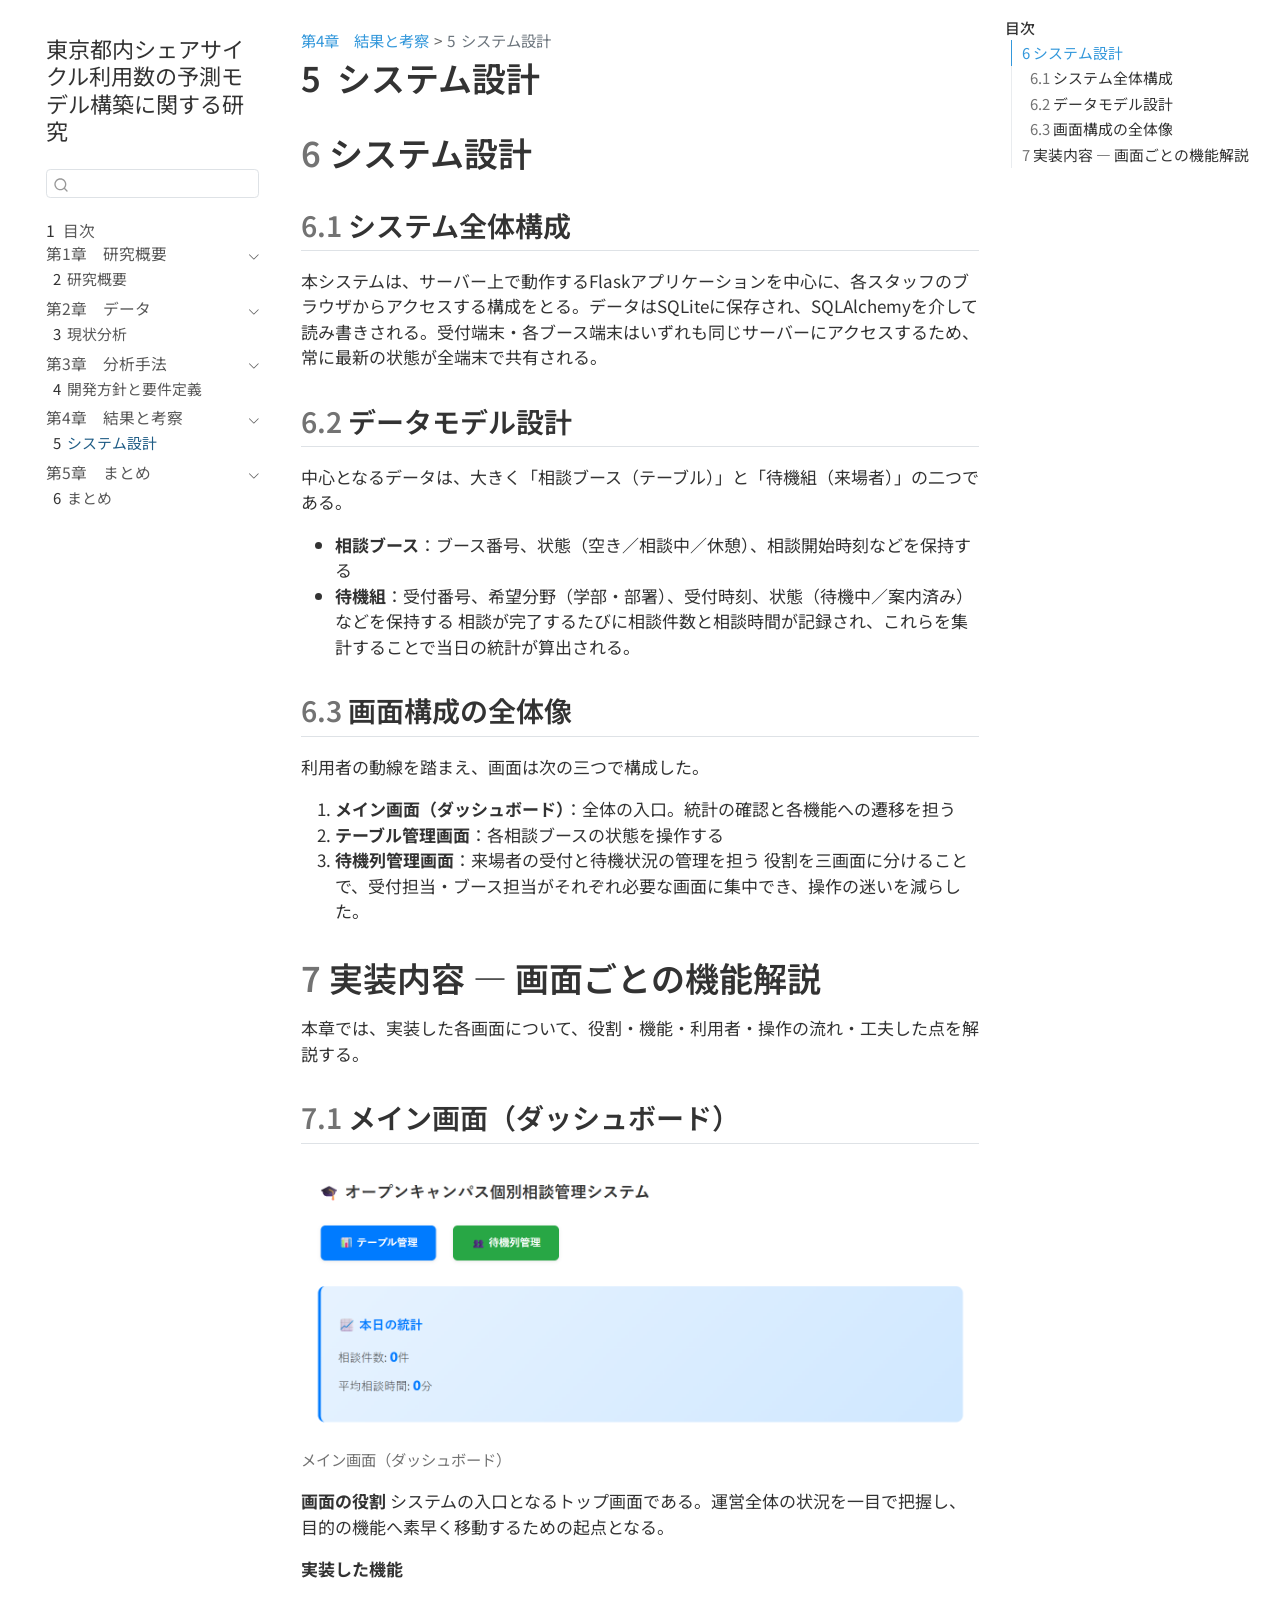
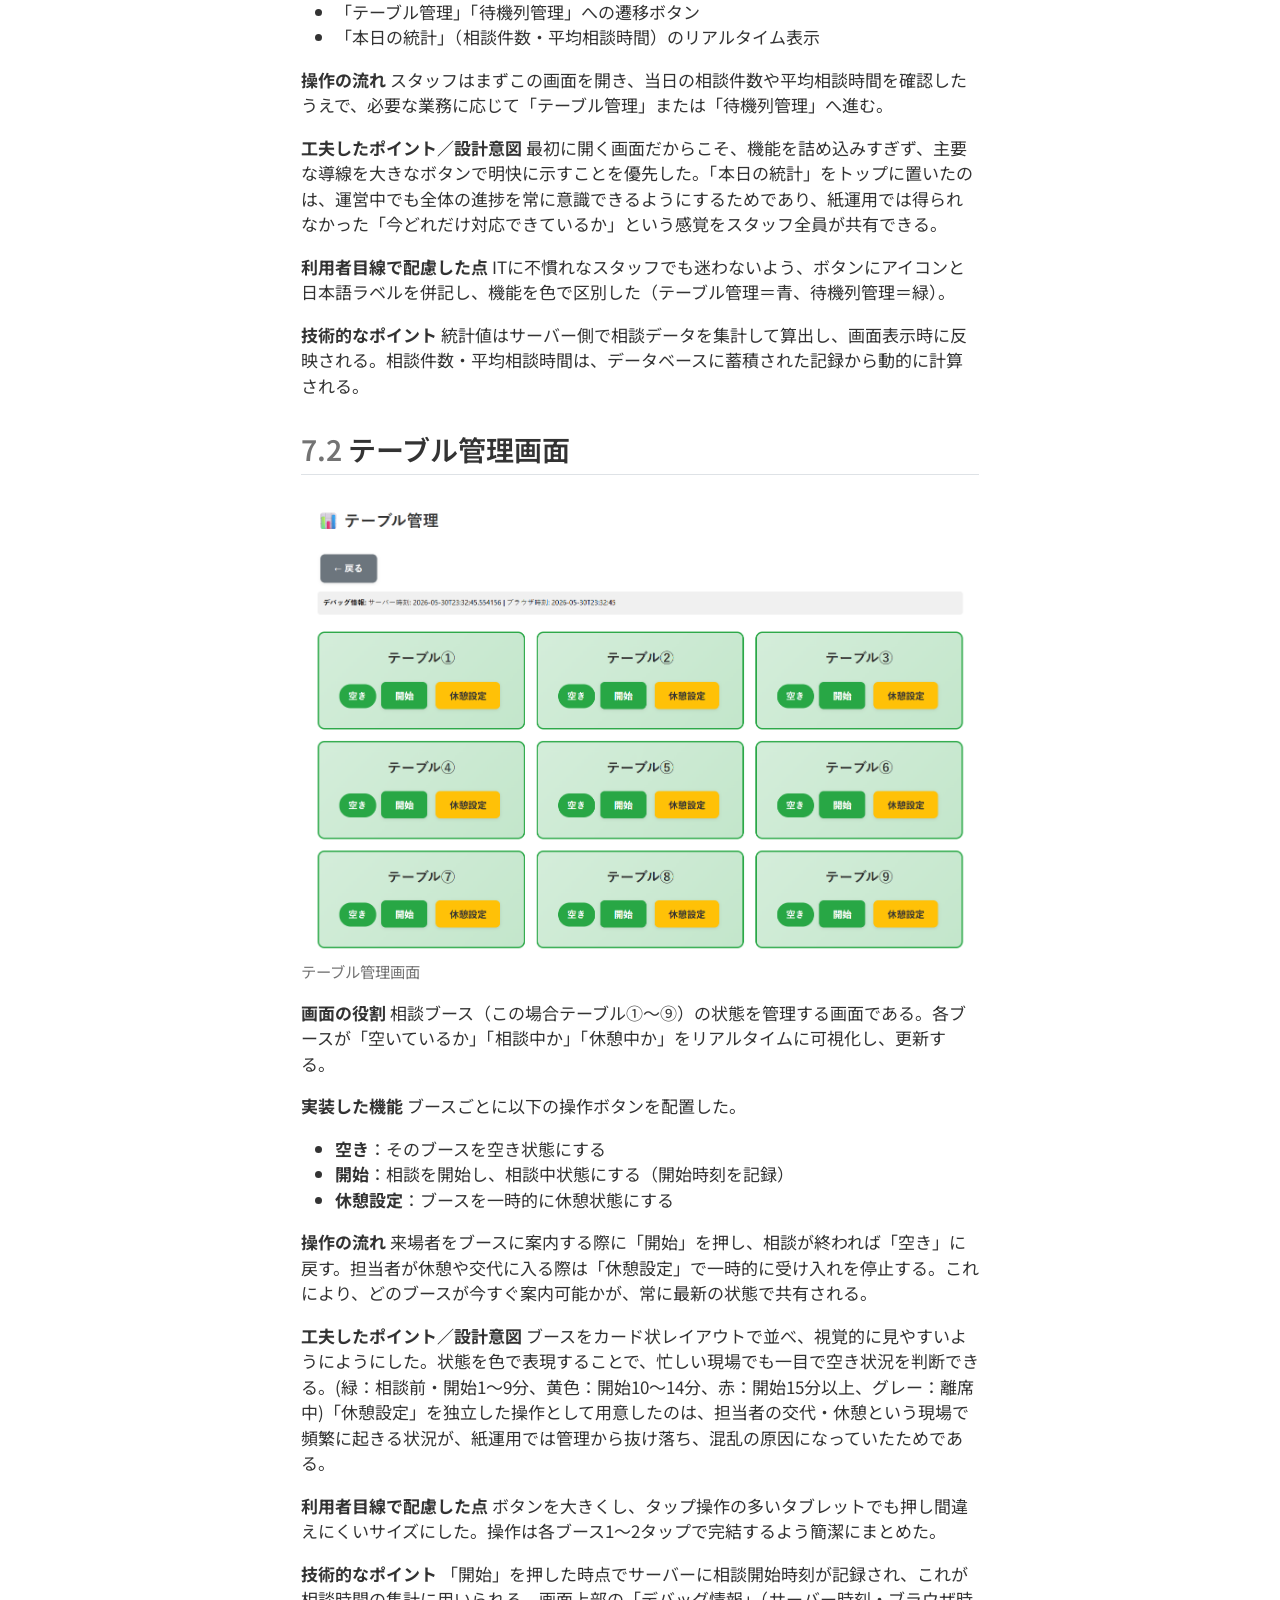
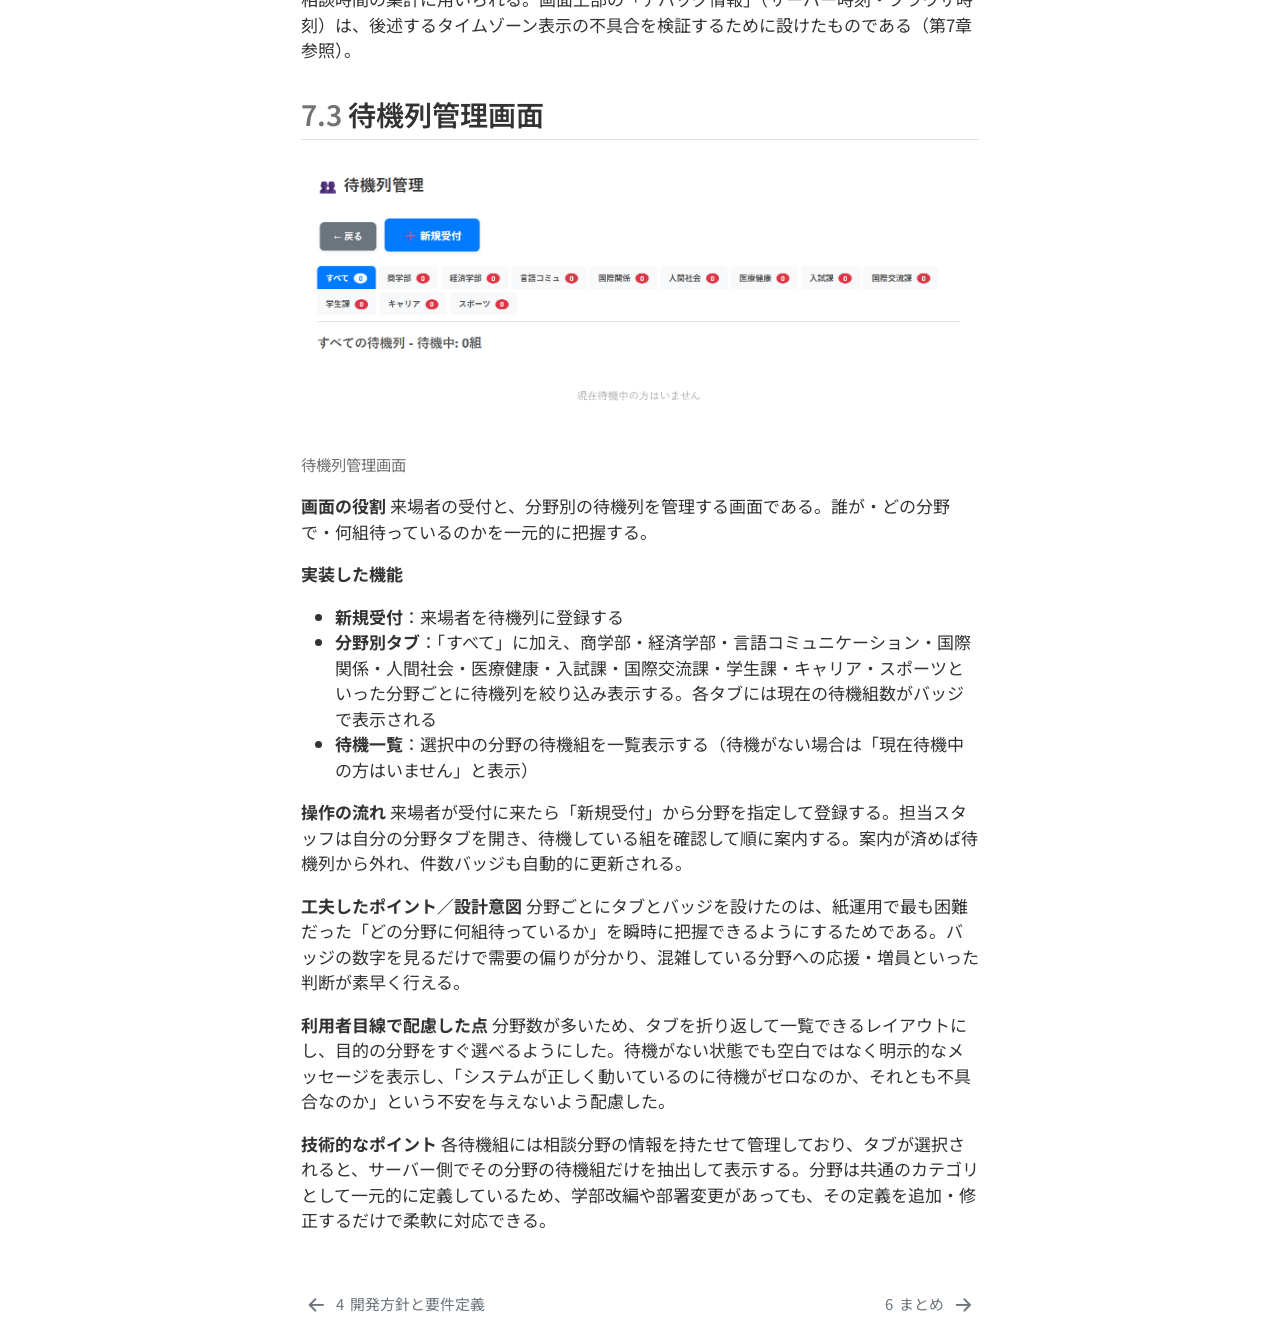
<file: 04_結果と考察.html>
<!DOCTYPE html>
<html xmlns="http://www.w3.org/1999/xhtml" lang="ja" xml:lang="ja"><head>

<meta charset="utf-8">
<meta name="generator" content="quarto-1.9.36">

<meta name="viewport" content="width=device-width, initial-scale=1.0, user-scalable=yes">


<title>5&nbsp; システム設計 – 東京都内シェアサイクル利用数の予測モデル構築に関する研究</title>
<style>
/* Default styles provided by pandoc.
** See https://pandoc.org/MANUAL.html#variables-for-html for config info.
*/
code{white-space: pre-wrap;}
span.smallcaps{font-variant: small-caps;}
div.columns{display: flex; gap: min(4vw, 1.5em);}
div.column{flex: auto; overflow-x: auto;}
div.hanging-indent{margin-left: 1.5em; text-indent: -1.5em;}
ul.task-list{list-style: none;}
ul.task-list li input[type="checkbox"] {
  width: 0.8em;
  margin: 0 0.8em 0.2em -1em; /* quarto-specific, see https://github.com/quarto-dev/quarto-cli/issues/4556 */ 
  vertical-align: middle;
}
</style>


<script src="site_libs/quarto-nav/quarto-nav.js"></script>
<script src="site_libs/quarto-nav/headroom.min.js"></script>
<script src="site_libs/clipboard/clipboard.min.js"></script>
<script src="site_libs/quarto-search/autocomplete.umd.js"></script>
<script src="site_libs/quarto-search/fuse.min.js"></script>
<script src="site_libs/quarto-search/quarto-search.js"></script>
<meta name="quarto:offset" content="./">
<link href="./05_まとめ.html" rel="next">
<link href="./03_分析手法.html" rel="prev">
<script src="site_libs/quarto-html/quarto.js" type="module"></script>
<script src="site_libs/quarto-html/tabsets/tabsets.js" type="module"></script>
<script src="site_libs/quarto-html/popper.min.js"></script>
<script src="site_libs/quarto-html/tippy.umd.min.js"></script>
<script src="site_libs/quarto-html/anchor.min.js"></script>
<link href="site_libs/quarto-html/tippy.css" rel="stylesheet">
<link href="site_libs/quarto-html/quarto-syntax-highlighting-845c23b38eaddc0f92fda52bfe77a8c8.css" rel="stylesheet" id="quarto-text-highlighting-styles">
<script src="site_libs/bootstrap/bootstrap.min.js"></script>
<link href="site_libs/bootstrap/bootstrap-icons.css" rel="stylesheet">
<link href="site_libs/bootstrap/bootstrap-7d6722f26c9eca90c1a43cf756b6898c.min.css" rel="stylesheet" append-hash="true" id="quarto-bootstrap" data-mode="light">
<script src="site_libs/quarto-contrib/glightbox/glightbox.min.js"></script>
<link href="site_libs/quarto-contrib/glightbox/glightbox.min.css" rel="stylesheet">
<link href="site_libs/quarto-contrib/glightbox/lightbox.css" rel="stylesheet">
<script id="quarto-search-options" type="application/json">{
  "location": "sidebar",
  "copy-button": false,
  "collapse-after": 3,
  "panel-placement": "start",
  "type": "textbox",
  "limit": 50,
  "keyboard-shortcut": [
    "f",
    "/",
    "s"
  ],
  "show-item-context": false,
  "language": {
    "search-no-results-text": "一致なし",
    "search-matching-documents-text": "一致した文書",
    "search-copy-link-title": "検索へのリンクをコピー",
    "search-hide-matches-text": "追加の検索結果を非表示",
    "search-more-match-text": "追加の検索結果",
    "search-more-matches-text": "追加の検索結果",
    "search-clear-button-title": "消去",
    "search-text-placeholder": "",
    "search-detached-cancel-button-title": "取消",
    "search-submit-button-title": "検索",
    "search-label": "サーチ"
  }
}</script>


</head>

<body class="nav-sidebar floating quarto-light">

<div id="quarto-search-results"></div>
  <header id="quarto-header" class="headroom fixed-top">
  <nav class="quarto-secondary-nav">
    <div class="container-fluid d-flex">
      <button type="button" class="quarto-btn-toggle btn" data-bs-toggle="collapse" role="button" data-bs-target=".quarto-sidebar-collapse-item" aria-controls="quarto-sidebar" aria-expanded="false" aria-label="サイドバーを切り替える" onclick="if (window.quartoToggleHeadroom) { window.quartoToggleHeadroom(); }">
        <i class="bi bi-layout-text-sidebar-reverse"></i>
      </button>
        <nav class="quarto-page-breadcrumbs" aria-label="breadcrumb"><ol class="breadcrumb"><li class="breadcrumb-item"><a href="./04_結果と考察.html">第4章　結果と考察</a></li><li class="breadcrumb-item"><a href="./04_結果と考察.html"><span class="chapter-number">5</span>&nbsp; <span class="chapter-title">システム設計</span></a></li></ol></nav>
        <a class="flex-grow-1" role="navigation" data-bs-toggle="collapse" data-bs-target=".quarto-sidebar-collapse-item" aria-controls="quarto-sidebar" aria-expanded="false" aria-label="サイドバーを切り替える" onclick="if (window.quartoToggleHeadroom) { window.quartoToggleHeadroom(); }">      
        </a>
      <button type="button" class="btn quarto-search-button" aria-label="サーチ" onclick="window.quartoOpenSearch();">
        <i class="bi bi-search"></i>
      </button>
    </div>
  </nav>
</header>
<!-- content -->
<div id="quarto-content" class="quarto-container page-columns page-rows-contents page-layout-article">
<!-- sidebar -->
  <nav id="quarto-sidebar" class="sidebar collapse collapse-horizontal quarto-sidebar-collapse-item sidebar-navigation floating overflow-auto">
    <div class="pt-lg-2 mt-2 text-left sidebar-header">
    <div class="sidebar-title mb-0 py-0">
      <a href="./">東京都内シェアサイクル利用数の予測モデル構築に関する研究</a> 
    </div>
      </div>
        <div class="mt-2 flex-shrink-0 align-items-center">
        <div class="sidebar-search">
        <div id="quarto-search" class="" title="サーチ"></div>
        </div>
        </div>
    <div class="sidebar-menu-container"> 
    <ul class="list-unstyled mt-1">
        <li class="sidebar-item">
  <div class="sidebar-item-container"> 
  <a href="./index.html" class="sidebar-item-text sidebar-link">
 <span class="menu-text"><span class="chapter-number">1</span>&nbsp; <span class="chapter-title">目次</span></span></a>
  </div>
</li>
        <li class="sidebar-item sidebar-item-section">
      <div class="sidebar-item-container"> 
            <a class="sidebar-item-text sidebar-link text-start" data-bs-toggle="collapse" data-bs-target="#quarto-sidebar-section-1" role="navigation" aria-expanded="true">
 <span class="menu-text">第1章　研究概要</span></a>
          <a class="sidebar-item-toggle text-start" data-bs-toggle="collapse" data-bs-target="#quarto-sidebar-section-1" role="navigation" aria-expanded="true" aria-label="セクションを切り替え">
            <i class="bi bi-chevron-right ms-2"></i>
          </a> 
      </div>
      <ul id="quarto-sidebar-section-1" class="collapse list-unstyled sidebar-section depth1 show">  
          <li class="sidebar-item">
  <div class="sidebar-item-container"> 
  <a href="./01_研究概要.html" class="sidebar-item-text sidebar-link">
 <span class="menu-text"><span class="chapter-number">2</span>&nbsp; <span class="chapter-title">研究概要</span></span></a>
  </div>
</li>
      </ul>
  </li>
        <li class="sidebar-item sidebar-item-section">
      <div class="sidebar-item-container"> 
            <a class="sidebar-item-text sidebar-link text-start" data-bs-toggle="collapse" data-bs-target="#quarto-sidebar-section-2" role="navigation" aria-expanded="true">
 <span class="menu-text">第2章　データ</span></a>
          <a class="sidebar-item-toggle text-start" data-bs-toggle="collapse" data-bs-target="#quarto-sidebar-section-2" role="navigation" aria-expanded="true" aria-label="セクションを切り替え">
            <i class="bi bi-chevron-right ms-2"></i>
          </a> 
      </div>
      <ul id="quarto-sidebar-section-2" class="collapse list-unstyled sidebar-section depth1 show">  
          <li class="sidebar-item">
  <div class="sidebar-item-container"> 
  <a href="./02_データ.html" class="sidebar-item-text sidebar-link">
 <span class="menu-text"><span class="chapter-number">3</span>&nbsp; <span class="chapter-title">現状分析</span></span></a>
  </div>
</li>
      </ul>
  </li>
        <li class="sidebar-item sidebar-item-section">
      <div class="sidebar-item-container"> 
            <a class="sidebar-item-text sidebar-link text-start" data-bs-toggle="collapse" data-bs-target="#quarto-sidebar-section-3" role="navigation" aria-expanded="true">
 <span class="menu-text">第3章　分析手法</span></a>
          <a class="sidebar-item-toggle text-start" data-bs-toggle="collapse" data-bs-target="#quarto-sidebar-section-3" role="navigation" aria-expanded="true" aria-label="セクションを切り替え">
            <i class="bi bi-chevron-right ms-2"></i>
          </a> 
      </div>
      <ul id="quarto-sidebar-section-3" class="collapse list-unstyled sidebar-section depth1 show">  
          <li class="sidebar-item">
  <div class="sidebar-item-container"> 
  <a href="./03_分析手法.html" class="sidebar-item-text sidebar-link">
 <span class="menu-text"><span class="chapter-number">4</span>&nbsp; <span class="chapter-title">開発方針と要件定義</span></span></a>
  </div>
</li>
      </ul>
  </li>
        <li class="sidebar-item sidebar-item-section">
      <div class="sidebar-item-container"> 
            <a class="sidebar-item-text sidebar-link text-start" data-bs-toggle="collapse" data-bs-target="#quarto-sidebar-section-4" role="navigation" aria-expanded="true">
 <span class="menu-text">第4章　結果と考察</span></a>
          <a class="sidebar-item-toggle text-start" data-bs-toggle="collapse" data-bs-target="#quarto-sidebar-section-4" role="navigation" aria-expanded="true" aria-label="セクションを切り替え">
            <i class="bi bi-chevron-right ms-2"></i>
          </a> 
      </div>
      <ul id="quarto-sidebar-section-4" class="collapse list-unstyled sidebar-section depth1 show">  
          <li class="sidebar-item">
  <div class="sidebar-item-container"> 
  <a href="./04_結果と考察.html" class="sidebar-item-text sidebar-link active">
 <span class="menu-text"><span class="chapter-number">5</span>&nbsp; <span class="chapter-title">システム設計</span></span></a>
  </div>
</li>
      </ul>
  </li>
        <li class="sidebar-item sidebar-item-section">
      <div class="sidebar-item-container"> 
            <a class="sidebar-item-text sidebar-link text-start" data-bs-toggle="collapse" data-bs-target="#quarto-sidebar-section-5" role="navigation" aria-expanded="true">
 <span class="menu-text">第5章　まとめ</span></a>
          <a class="sidebar-item-toggle text-start" data-bs-toggle="collapse" data-bs-target="#quarto-sidebar-section-5" role="navigation" aria-expanded="true" aria-label="セクションを切り替え">
            <i class="bi bi-chevron-right ms-2"></i>
          </a> 
      </div>
      <ul id="quarto-sidebar-section-5" class="collapse list-unstyled sidebar-section depth1 show">  
          <li class="sidebar-item">
  <div class="sidebar-item-container"> 
  <a href="./05_まとめ.html" class="sidebar-item-text sidebar-link">
 <span class="menu-text"><span class="chapter-number">6</span>&nbsp; <span class="chapter-title">まとめ</span></span></a>
  </div>
</li>
      </ul>
  </li>
    </ul>
    </div>
</nav>
<div id="quarto-sidebar-glass" class="quarto-sidebar-collapse-item" data-bs-toggle="collapse" data-bs-target=".quarto-sidebar-collapse-item"></div>
<!-- margin-sidebar -->
    <div id="quarto-margin-sidebar" class="sidebar margin-sidebar">
        <nav id="TOC" role="doc-toc" class="toc-active">
    <h2 id="toc-title">目次</h2>
   
  <ul class="collapse">
  <li><a href="#システム設計" id="toc-システム設計" class="nav-link active" data-scroll-target="#システム設計"><span class="header-section-number">6</span> システム設計</a>
  <ul class="collapse">
  <li><a href="#システム全体構成" id="toc-システム全体構成" class="nav-link" data-scroll-target="#システム全体構成"><span class="header-section-number">6.1</span> システム全体構成</a></li>
  <li><a href="#データモデル設計" id="toc-データモデル設計" class="nav-link" data-scroll-target="#データモデル設計"><span class="header-section-number">6.2</span> データモデル設計</a></li>
  <li><a href="#画面構成の全体像" id="toc-画面構成の全体像" class="nav-link" data-scroll-target="#画面構成の全体像"><span class="header-section-number">6.3</span> 画面構成の全体像</a></li>
  </ul></li>
  <li><a href="#実装内容-画面ごとの機能解説" id="toc-実装内容-画面ごとの機能解説" class="nav-link" data-scroll-target="#実装内容-画面ごとの機能解説"><span class="header-section-number">7</span> 実装内容 ― 画面ごとの機能解説</a>
  <ul class="collapse">
  <li><a href="#メイン画面ダッシュボード" id="toc-メイン画面ダッシュボード" class="nav-link" data-scroll-target="#メイン画面ダッシュボード"><span class="header-section-number">7.1</span> メイン画面（ダッシュボード）</a></li>
  <li><a href="#テーブル管理画面" id="toc-テーブル管理画面" class="nav-link" data-scroll-target="#テーブル管理画面"><span class="header-section-number">7.2</span> テーブル管理画面</a></li>
  <li><a href="#待機列管理画面" id="toc-待機列管理画面" class="nav-link" data-scroll-target="#待機列管理画面"><span class="header-section-number">7.3</span> 待機列管理画面</a></li>
  </ul></li>
  </ul>
</nav>
    </div>
<!-- main -->
<main class="content" id="quarto-document-content">

<header id="title-block-header" class="quarto-title-block default"><nav class="quarto-page-breadcrumbs quarto-title-breadcrumbs d-none d-lg-block" aria-label="breadcrumb"><ol class="breadcrumb"><li class="breadcrumb-item"><a href="./04_結果と考察.html">第4章　結果と考察</a></li><li class="breadcrumb-item"><a href="./04_結果と考察.html"><span class="chapter-number">5</span>&nbsp; <span class="chapter-title">システム設計</span></a></li></ol></nav>
<div class="quarto-title">
<h1 class="title"><span class="chapter-number">5</span>&nbsp; <span class="chapter-title">システム設計</span></h1>
</div>



<div class="quarto-title-meta">

    
  
    
  </div>
  


</header>


<section id="システム設計" class="level1" data-number="6">
<h1 data-number="6"><span class="header-section-number">6</span> システム設計</h1>
<section id="システム全体構成" class="level2" data-number="6.1">
<h2 data-number="6.1" class="anchored" data-anchor-id="システム全体構成"><span class="header-section-number">6.1</span> システム全体構成</h2>
<p>本システムは、サーバー上で動作するFlaskアプリケーションを中心に、各スタッフのブラウザからアクセスする構成をとる。データはSQLiteに保存され、SQLAlchemyを介して読み書きされる。受付端末・各ブース端末はいずれも同じサーバーにアクセスするため、常に最新の状態が全端末で共有される。</p>
</section>
<section id="データモデル設計" class="level2" data-number="6.2">
<h2 data-number="6.2" class="anchored" data-anchor-id="データモデル設計"><span class="header-section-number">6.2</span> データモデル設計</h2>
<p>中心となるデータは、大きく「相談ブース（テーブル）」と「待機組（来場者）」の二つである。</p>
<ul>
<li><strong>相談ブース</strong>：ブース番号、状態（空き／相談中／休憩）、相談開始時刻などを保持する</li>
<li><strong>待機組</strong>：受付番号、希望分野（学部・部署）、受付時刻、状態（待機中／案内済み）などを保持する 相談が完了するたびに相談件数と相談時間が記録され、これらを集計することで当日の統計が算出される。</li>
</ul>
</section>
<section id="画面構成の全体像" class="level2" data-number="6.3">
<h2 data-number="6.3" class="anchored" data-anchor-id="画面構成の全体像"><span class="header-section-number">6.3</span> 画面構成の全体像</h2>
<p>利用者の動線を踏まえ、画面は次の三つで構成した。</p>
<ol type="1">
<li><strong>メイン画面（ダッシュボード）</strong>：全体の入口。統計の確認と各機能への遷移を担う</li>
<li><strong>テーブル管理画面</strong>：各相談ブースの状態を操作する</li>
<li><strong>待機列管理画面</strong>：来場者の受付と待機状況の管理を担う 役割を三画面に分けることで、受付担当・ブース担当がそれぞれ必要な画面に集中でき、操作の迷いを減らした。</li>
</ol>
</section>
</section>
<section id="実装内容-画面ごとの機能解説" class="level1" data-number="7">
<h1 data-number="7"><span class="header-section-number">7</span> 実装内容 ― 画面ごとの機能解説</h1>
<p>本章では、実装した各画面について、役割・機能・利用者・操作の流れ・工夫した点を解説する。</p>
<section id="メイン画面ダッシュボード" class="level2" data-number="7.1">
<h2 data-number="7.1" class="anchored" data-anchor-id="メイン画面ダッシュボード"><span class="header-section-number">7.1</span> メイン画面（ダッシュボード）</h2>
<div class="quarto-figure quarto-figure-center">
<figure class="figure">
<p><a href="fig/main_screen.png" class="lightbox" data-gallery="quarto-lightbox-gallery-1" title="メイン画面（ダッシュボード）"><img src="fig/main_screen.png" class="img-fluid figure-img" alt="メイン画面（ダッシュボード）"></a></p>
<figcaption>メイン画面（ダッシュボード）</figcaption>
</figure>
</div>
<p><strong>画面の役割</strong> システムの入口となるトップ画面である。運営全体の状況を一目で把握し、目的の機能へ素早く移動するための起点となる。</p>
<p><strong>実装した機能</strong></p>
<ul>
<li>「テーブル管理」「待機列管理」への遷移ボタン</li>
<li>「本日の統計」（相談件数・平均相談時間）のリアルタイム表示</li>
</ul>
<p><strong>操作の流れ</strong> スタッフはまずこの画面を開き、当日の相談件数や平均相談時間を確認したうえで、必要な業務に応じて「テーブル管理」または「待機列管理」へ進む。</p>
<p><strong>工夫したポイント／設計意図</strong> 最初に開く画面だからこそ、機能を詰め込みすぎず、主要な導線を大きなボタンで明快に示すことを優先した。「本日の統計」をトップに置いたのは、運営中でも全体の進捗を常に意識できるようにするためであり、紙運用では得られなかった「今どれだけ対応できているか」という感覚をスタッフ全員が共有できる。</p>
<p><strong>利用者目線で配慮した点</strong> ITに不慣れなスタッフでも迷わないよう、ボタンにアイコンと日本語ラベルを併記し、機能を色で区別した（テーブル管理＝青、待機列管理＝緑）。</p>
<p><strong>技術的なポイント</strong> 統計値はサーバー側で相談データを集計して算出し、画面表示時に反映される。相談件数・平均相談時間は、データベースに蓄積された記録から動的に計算される。</p>
</section>
<section id="テーブル管理画面" class="level2" data-number="7.2">
<h2 data-number="7.2" class="anchored" data-anchor-id="テーブル管理画面"><span class="header-section-number">7.2</span> テーブル管理画面</h2>
<div class="quarto-figure quarto-figure-center">
<figure class="figure">
<p><a href="fig/table_management.png" class="lightbox" data-gallery="quarto-lightbox-gallery-2" title="テーブル管理画面"><img src="fig/table_management.png" class="img-fluid figure-img" alt="テーブル管理画面"></a></p>
<figcaption>テーブル管理画面</figcaption>
</figure>
</div>
<p><strong>画面の役割</strong> 相談ブース（この場合テーブル①〜⑨）の状態を管理する画面である。各ブースが「空いているか」「相談中か」「休憩中か」をリアルタイムに可視化し、更新する。</p>
<p><strong>実装した機能</strong> ブースごとに以下の操作ボタンを配置した。</p>
<ul>
<li><strong>空き</strong>：そのブースを空き状態にする</li>
<li><strong>開始</strong>：相談を開始し、相談中状態にする（開始時刻を記録）</li>
<li><strong>休憩設定</strong>：ブースを一時的に休憩状態にする</li>
</ul>
<p><strong>操作の流れ</strong> 来場者をブースに案内する際に「開始」を押し、相談が終われば「空き」に戻す。担当者が休憩や交代に入る際は「休憩設定」で一時的に受け入れを停止する。これにより、どのブースが今すぐ案内可能かが、常に最新の状態で共有される。</p>
<p><strong>工夫したポイント／設計意図</strong> ブースをカード状レイアウトで並べ、視覚的に見やすいようにようにした。状態を色で表現することで、忙しい現場でも一目で空き状況を判断できる。(緑：相談前・開始1～9分、黄色：開始10～14分、赤：開始15分以上、グレー：離席中)「休憩設定」を独立した操作として用意したのは、担当者の交代・休憩という現場で頻繁に起きる状況が、紙運用では管理から抜け落ち、混乱の原因になっていたためである。</p>
<p><strong>利用者目線で配慮した点</strong> ボタンを大きくし、タップ操作の多いタブレットでも押し間違えにくいサイズにした。操作は各ブース1〜2タップで完結するよう簡潔にまとめた。</p>
<p><strong>技術的なポイント</strong> 「開始」を押した時点でサーバーに相談開始時刻が記録され、これが相談時間の集計に用いられる。画面上部の「デバッグ情報」（サーバー時刻・ブラウザ時刻）は、後述するタイムゾーン表示の不具合を検証するために設けたものである（第7章参照）。</p>
</section>
<section id="待機列管理画面" class="level2" data-number="7.3">
<h2 data-number="7.3" class="anchored" data-anchor-id="待機列管理画面"><span class="header-section-number">7.3</span> 待機列管理画面</h2>
<div class="quarto-figure quarto-figure-center">
<figure class="figure">
<p><a href="fig/queue_management.png" class="lightbox" data-gallery="quarto-lightbox-gallery-3" title="待機列管理画面"><img src="fig/queue_management.png" class="img-fluid figure-img" alt="待機列管理画面"></a></p>
<figcaption>待機列管理画面</figcaption>
</figure>
</div>
<p><strong>画面の役割</strong> 来場者の受付と、分野別の待機列を管理する画面である。誰が・どの分野で・何組待っているのかを一元的に把握する。</p>
<p><strong>実装した機能</strong></p>
<ul>
<li><strong>新規受付</strong>：来場者を待機列に登録する</li>
<li><strong>分野別タブ</strong>：「すべて」に加え、商学部・経済学部・言語コミュニケーション・国際関係・人間社会・医療健康・入試課・国際交流課・学生課・キャリア・スポーツといった分野ごとに待機列を絞り込み表示する。各タブには現在の待機組数がバッジで表示される</li>
<li><strong>待機一覧</strong>：選択中の分野の待機組を一覧表示する（待機がない場合は「現在待機中の方はいません」と表示）</li>
</ul>
<p><strong>操作の流れ</strong> 来場者が受付に来たら「新規受付」から分野を指定して登録する。担当スタッフは自分の分野タブを開き、待機している組を確認して順に案内する。案内が済めば待機列から外れ、件数バッジも自動的に更新される。</p>
<p><strong>工夫したポイント／設計意図</strong> 分野ごとにタブとバッジを設けたのは、紙運用で最も困難だった「どの分野に何組待っているか」を瞬時に把握できるようにするためである。バッジの数字を見るだけで需要の偏りが分かり、混雑している分野への応援・増員といった判断が素早く行える。</p>
<p><strong>利用者目線で配慮した点</strong> 分野数が多いため、タブを折り返して一覧できるレイアウトにし、目的の分野をすぐ選べるようにした。待機がない状態でも空白ではなく明示的なメッセージを表示し、「システムが正しく動いているのに待機がゼロなのか、それとも不具合なのか」という不安を与えないよう配慮した。</p>
<p><strong>技術的なポイント</strong> 各待機組には相談分野の情報を持たせて管理しており、タブが選択されると、サーバー側でその分野の待機組だけを抽出して表示する。分野は共通のカテゴリとして一元的に定義しているため、学部改編や部署変更があっても、その定義を追加・修正するだけで柔軟に対応できる。</p>


</section>
</section>

</main> <!-- /main -->
<script id="quarto-html-after-body" type="application/javascript">
  window.document.addEventListener("DOMContentLoaded", function (event) {
    const icon = "";
    const anchorJS = new window.AnchorJS();
    anchorJS.options = {
      placement: 'right',
      icon: icon
    };
    anchorJS.add('.anchored');
    const isCodeAnnotation = (el) => {
      for (const clz of el.classList) {
        if (clz.startsWith('code-annotation-')) {                     
          return true;
        }
      }
      return false;
    }
    const onCopySuccess = function(e) {
      // button target
      const button = e.trigger;
      // don't keep focus
      button.blur();
      // flash "checked"
      button.classList.add('code-copy-button-checked');
      var currentTitle = button.getAttribute("title");
      button.setAttribute("title", "コピーしました");
      let tooltip;
      if (window.bootstrap) {
        button.setAttribute("data-bs-toggle", "tooltip");
        button.setAttribute("data-bs-placement", "left");
        button.setAttribute("data-bs-title", "コピーしました");
        tooltip = new bootstrap.Tooltip(button, 
          { trigger: "manual", 
            customClass: "code-copy-button-tooltip",
            offset: [0, -8]});
        tooltip.show();    
      }
      setTimeout(function() {
        if (tooltip) {
          tooltip.hide();
          button.removeAttribute("data-bs-title");
          button.removeAttribute("data-bs-toggle");
          button.removeAttribute("data-bs-placement");
        }
        button.setAttribute("title", currentTitle);
        button.classList.remove('code-copy-button-checked');
      }, 1000);
      // clear code selection
      e.clearSelection();
    }
    const getTextToCopy = function(trigger) {
      const outerScaffold = trigger.parentElement.cloneNode(true);
      const codeEl = outerScaffold.querySelector('code');
      for (const childEl of codeEl.children) {
        if (isCodeAnnotation(childEl)) {
          childEl.remove();
        }
      }
      return codeEl.innerText;
    }
    const clipboard = new window.ClipboardJS('.code-copy-button:not([data-in-quarto-modal])', {
      text: getTextToCopy
    });
    clipboard.on('success', onCopySuccess);
    if (window.document.getElementById('quarto-embedded-source-code-modal')) {
      const clipboardModal = new window.ClipboardJS('.code-copy-button[data-in-quarto-modal]', {
        text: getTextToCopy,
        container: window.document.getElementById('quarto-embedded-source-code-modal')
      });
      clipboardModal.on('success', onCopySuccess);
    }
      var localhostRegex = new RegExp(/^(?:http|https):\/\/localhost\:?[0-9]*\//);
      var mailtoRegex = new RegExp(/^mailto:/);
        var filterRegex = new RegExp('/' + window.location.host + '/');
      var isInternal = (href) => {
          return filterRegex.test(href) || localhostRegex.test(href) || mailtoRegex.test(href);
      }
      // Inspect non-navigation links and adorn them if external
     var links = window.document.querySelectorAll('a[href]:not(.nav-link):not(.navbar-brand):not(.toc-action):not(.sidebar-link):not(.sidebar-item-toggle):not(.pagination-link):not(.no-external):not([aria-hidden]):not(.dropdown-item):not(.quarto-navigation-tool):not(.about-link)');
      for (var i=0; i<links.length; i++) {
        const link = links[i];
        if (!isInternal(link.href)) {
          // undo the damage that might have been done by quarto-nav.js in the case of
          // links that we want to consider external
          if (link.dataset.originalHref !== undefined) {
            link.href = link.dataset.originalHref;
          }
        }
      }
    function tippyHover(el, contentFn, onTriggerFn, onUntriggerFn) {
      const config = {
        allowHTML: true,
        maxWidth: 500,
        delay: 100,
        arrow: false,
        appendTo: function(el) {
            return el.parentElement;
        },
        interactive: true,
        interactiveBorder: 10,
        theme: 'quarto',
        placement: 'bottom-start',
      };
      if (contentFn) {
        config.content = contentFn;
      }
      if (onTriggerFn) {
        config.onTrigger = onTriggerFn;
      }
      if (onUntriggerFn) {
        config.onUntrigger = onUntriggerFn;
      }
      window.tippy(el, config); 
    }
    const noterefs = window.document.querySelectorAll('a[role="doc-noteref"]');
    for (var i=0; i<noterefs.length; i++) {
      const ref = noterefs[i];
      tippyHover(ref, function() {
        // use id or data attribute instead here
        let href = ref.getAttribute('data-footnote-href') || ref.getAttribute('href');
        try { href = new URL(href).hash; } catch {}
        const id = href.replace(/^#\/?/, "");
        const note = window.document.getElementById(id);
        if (note) {
          return note.innerHTML;
        } else {
          return "";
        }
      });
    }
    const xrefs = window.document.querySelectorAll('a.quarto-xref');
    const processXRef = (id, note) => {
      // Strip column container classes
      const stripColumnClz = (el) => {
        el.classList.remove("page-full", "page-columns");
        if (el.children) {
          for (const child of el.children) {
            stripColumnClz(child);
          }
        }
      }
      stripColumnClz(note)
      if (id === null || id.startsWith('sec-')) {
        // Special case sections, only their first couple elements
        const container = document.createElement("div");
        if (note.children && note.children.length > 2) {
          container.appendChild(note.children[0].cloneNode(true));
          for (let i = 1; i < note.children.length; i++) {
            const child = note.children[i];
            if (child.tagName === "P" && child.innerText === "") {
              continue;
            } else {
              container.appendChild(child.cloneNode(true));
              break;
            }
          }
          if (window.Quarto?.typesetMath) {
            window.Quarto.typesetMath(container);
          }
          return container.innerHTML
        } else {
          if (window.Quarto?.typesetMath) {
            window.Quarto.typesetMath(note);
          }
          return note.innerHTML;
        }
      } else {
        // Remove any anchor links if they are present
        const anchorLink = note.querySelector('a.anchorjs-link');
        if (anchorLink) {
          anchorLink.remove();
        }
        if (window.Quarto?.typesetMath) {
          window.Quarto.typesetMath(note);
        }
        if (note.classList.contains("callout")) {
          return note.outerHTML;
        } else {
          return note.innerHTML;
        }
      }
    }
    for (var i=0; i<xrefs.length; i++) {
      const xref = xrefs[i];
      tippyHover(xref, undefined, function(instance) {
        instance.disable();
        let url = xref.getAttribute('href');
        let hash = undefined; 
        if (url.startsWith('#')) {
          hash = url;
        } else {
          try { hash = new URL(url).hash; } catch {}
        }
        if (hash) {
          const id = hash.replace(/^#\/?/, "");
          const note = window.document.getElementById(id);
          if (note !== null) {
            try {
              const html = processXRef(id, note.cloneNode(true));
              instance.setContent(html);
            } finally {
              instance.enable();
              instance.show();
            }
          } else {
            // See if we can fetch this
            fetch(url.split('#')[0])
            .then(res => res.text())
            .then(html => {
              const parser = new DOMParser();
              const htmlDoc = parser.parseFromString(html, "text/html");
              const note = htmlDoc.getElementById(id);
              if (note !== null) {
                const html = processXRef(id, note);
                instance.setContent(html);
              } 
            }).finally(() => {
              instance.enable();
              instance.show();
            });
          }
        } else {
          // See if we can fetch a full url (with no hash to target)
          // This is a special case and we should probably do some content thinning / targeting
          fetch(url)
          .then(res => res.text())
          .then(html => {
            const parser = new DOMParser();
            const htmlDoc = parser.parseFromString(html, "text/html");
            const note = htmlDoc.querySelector('main.content');
            if (note !== null) {
              // This should only happen for chapter cross references
              // (since there is no id in the URL)
              // remove the first header
              if (note.children.length > 0 && note.children[0].tagName === "HEADER") {
                note.children[0].remove();
              }
              const html = processXRef(null, note);
              instance.setContent(html);
            } 
          }).finally(() => {
            instance.enable();
            instance.show();
          });
        }
      }, function(instance) {
      });
    }
        let selectedAnnoteEl;
        const selectorForAnnotation = ( cell, annotation) => {
          let cellAttr = 'data-code-cell="' + cell + '"';
          let lineAttr = 'data-code-annotation="' +  annotation + '"';
          const selector = 'span[' + cellAttr + '][' + lineAttr + ']';
          return selector;
        }
        const selectCodeLines = (annoteEl) => {
          const doc = window.document;
          const targetCell = annoteEl.getAttribute("data-target-cell");
          const targetAnnotation = annoteEl.getAttribute("data-target-annotation");
          const annoteSpan = window.document.querySelector(selectorForAnnotation(targetCell, targetAnnotation));
          const lines = annoteSpan.getAttribute("data-code-lines").split(",");
          const lineIds = lines.map((line) => {
            return targetCell + "-" + line;
          })
          let top = null;
          let height = null;
          let parent = null;
          if (lineIds.length > 0) {
              //compute the position of the single el (top and bottom and make a div)
              const el = window.document.getElementById(lineIds[0]);
              top = el.offsetTop;
              height = el.offsetHeight;
              parent = el.parentElement.parentElement;
            if (lineIds.length > 1) {
              const lastEl = window.document.getElementById(lineIds[lineIds.length - 1]);
              const bottom = lastEl.offsetTop + lastEl.offsetHeight;
              height = bottom - top;
            }
            if (top !== null && height !== null && parent !== null) {
              // cook up a div (if necessary) and position it 
              let div = window.document.getElementById("code-annotation-line-highlight");
              if (div === null) {
                div = window.document.createElement("div");
                div.setAttribute("id", "code-annotation-line-highlight");
                div.style.position = 'absolute';
                parent.appendChild(div);
              }
              div.style.top = top - 2 + "px";
              div.style.height = height + 4 + "px";
              div.style.left = 0;
              let gutterDiv = window.document.getElementById("code-annotation-line-highlight-gutter");
              if (gutterDiv === null) {
                gutterDiv = window.document.createElement("div");
                gutterDiv.setAttribute("id", "code-annotation-line-highlight-gutter");
                gutterDiv.style.position = 'absolute';
                const codeCell = window.document.getElementById(targetCell);
                const gutter = codeCell.querySelector('.code-annotation-gutter');
                gutter.appendChild(gutterDiv);
              }
              gutterDiv.style.top = top - 2 + "px";
              gutterDiv.style.height = height + 4 + "px";
            }
            selectedAnnoteEl = annoteEl;
          }
        };
        const unselectCodeLines = () => {
          const elementsIds = ["code-annotation-line-highlight", "code-annotation-line-highlight-gutter"];
          elementsIds.forEach((elId) => {
            const div = window.document.getElementById(elId);
            if (div) {
              div.remove();
            }
          });
          selectedAnnoteEl = undefined;
        };
          // Handle positioning of the toggle
      window.addEventListener(
        "resize",
        throttle(() => {
          elRect = undefined;
          if (selectedAnnoteEl) {
            selectCodeLines(selectedAnnoteEl);
          }
        }, 10)
      );
      function throttle(fn, ms) {
      let throttle = false;
      let timer;
        return (...args) => {
          if(!throttle) { // first call gets through
              fn.apply(this, args);
              throttle = true;
          } else { // all the others get throttled
              if(timer) clearTimeout(timer); // cancel #2
              timer = setTimeout(() => {
                fn.apply(this, args);
                timer = throttle = false;
              }, ms);
          }
        };
      }
        // Attach click handler to the DT
        const annoteDls = window.document.querySelectorAll('dt[data-target-cell]');
        for (const annoteDlNode of annoteDls) {
          annoteDlNode.addEventListener('click', (event) => {
            const clickedEl = event.target;
            if (clickedEl !== selectedAnnoteEl) {
              unselectCodeLines();
              const activeEl = window.document.querySelector('dt[data-target-cell].code-annotation-active');
              if (activeEl) {
                activeEl.classList.remove('code-annotation-active');
              }
              selectCodeLines(clickedEl);
              clickedEl.classList.add('code-annotation-active');
            } else {
              // Unselect the line
              unselectCodeLines();
              clickedEl.classList.remove('code-annotation-active');
            }
          });
        }
    const findCites = (el) => {
      const parentEl = el.parentElement;
      if (parentEl) {
        const cites = parentEl.dataset.cites;
        if (cites) {
          return {
            el,
            cites: cites.split(' ')
          };
        } else {
          return findCites(el.parentElement)
        }
      } else {
        return undefined;
      }
    };
    var bibliorefs = window.document.querySelectorAll('a[role="doc-biblioref"]');
    for (var i=0; i<bibliorefs.length; i++) {
      const ref = bibliorefs[i];
      const citeInfo = findCites(ref);
      if (citeInfo) {
        tippyHover(citeInfo.el, function() {
          var popup = window.document.createElement('div');
          citeInfo.cites.forEach(function(cite) {
            var citeDiv = window.document.createElement('div');
            citeDiv.classList.add('hanging-indent');
            citeDiv.classList.add('csl-entry');
            var biblioDiv = window.document.getElementById('ref-' + cite);
            if (biblioDiv) {
              citeDiv.innerHTML = biblioDiv.innerHTML;
            }
            popup.appendChild(citeDiv);
          });
          return popup.innerHTML;
        });
      }
    }
  });
  </script>
<nav class="page-navigation">
  <div class="nav-page nav-page-previous">
      <a href="./03_分析手法.html" class="pagination-link" aria-label="開発方針と要件定義">
        <i class="bi bi-arrow-left-short"></i> <span class="nav-page-text"><span class="chapter-number">4</span>&nbsp; <span class="chapter-title">開発方針と要件定義</span></span>
      </a>          
  </div>
  <div class="nav-page nav-page-next">
      <a href="./05_まとめ.html" class="pagination-link" aria-label="まとめ">
        <span class="nav-page-text"><span class="chapter-number">6</span>&nbsp; <span class="chapter-title">まとめ</span></span> <i class="bi bi-arrow-right-short"></i>
      </a>
  </div>
</nav>
</div> <!-- /content -->
<script>var lightboxQuarto = GLightbox({"closeEffect":"zoom","descPosition":"bottom","loop":false,"openEffect":"zoom","selector":".lightbox"});
(function() {
  let previousOnload = window.onload;
  window.onload = () => {
    if (previousOnload) {
      previousOnload();
    }
    lightboxQuarto.on('slide_before_load', (data) => {
      const { slideIndex, slideNode, slideConfig, player, trigger } = data;
      const href = trigger.getAttribute('href');
      if (href !== null) {
        const imgEl = window.document.querySelector(`a[href="${href}"] img`);
        if (imgEl !== null) {
          const srcAttr = imgEl.getAttribute("src");
          if (srcAttr && srcAttr.startsWith("data:")) {
            slideConfig.href = srcAttr;
          }
        }
      } 
    });
  
    lightboxQuarto.on('slide_after_load', (data) => {
      const { slideIndex, slideNode, slideConfig, player, trigger } = data;
      if (window.Quarto?.typesetMath) {
        window.Quarto.typesetMath(slideNode);
      }
    });
  
  };
  
})();
          </script>




</body></html>
</file>
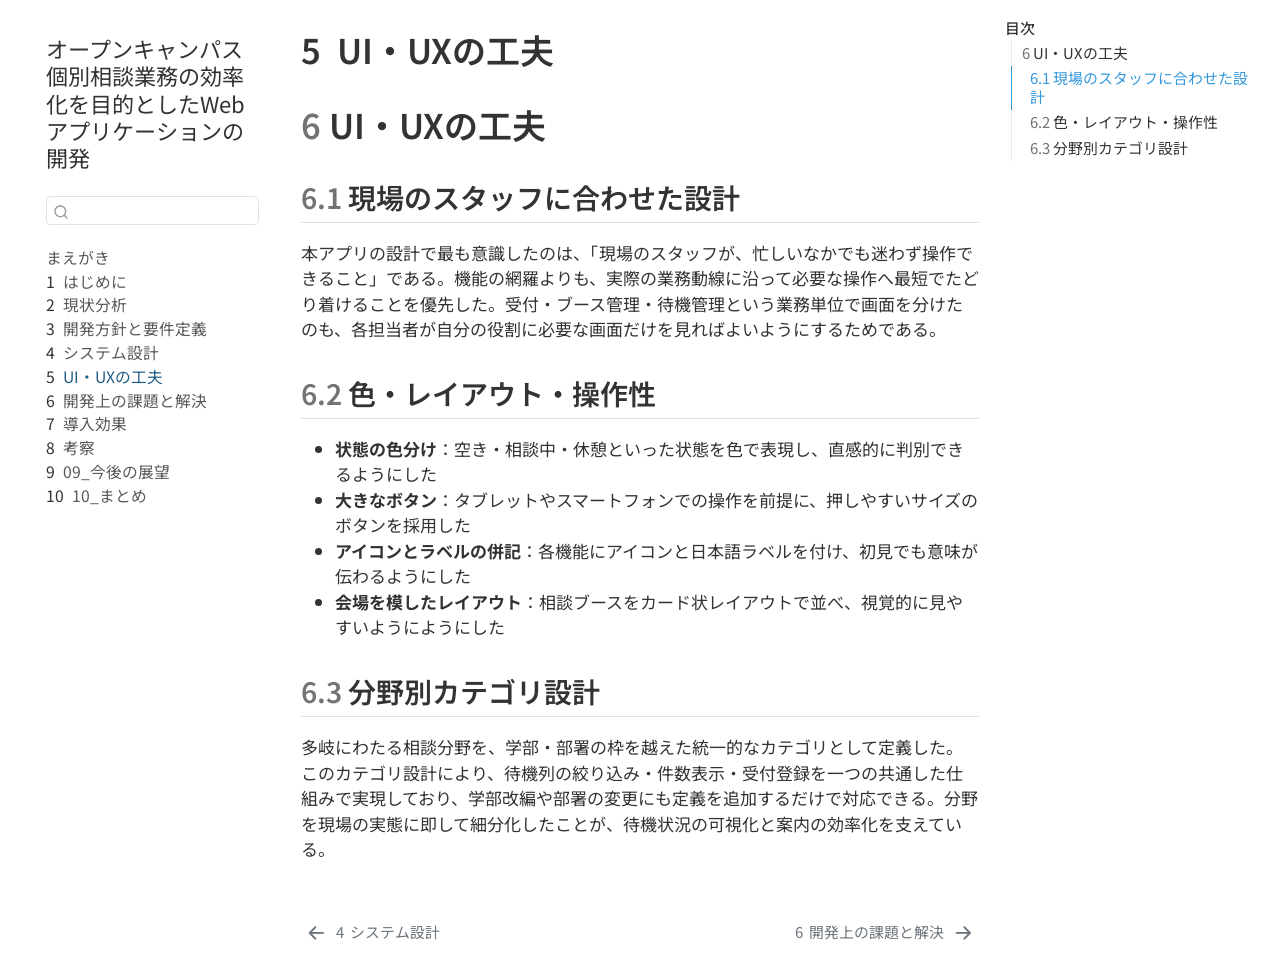
<file: 05_UI・UXの工夫.html>
<!DOCTYPE html>
<html xmlns="http://www.w3.org/1999/xhtml" lang="ja" xml:lang="ja"><head>

<meta charset="utf-8">
<meta name="generator" content="quarto-1.9.36">

<meta name="viewport" content="width=device-width, initial-scale=1.0, user-scalable=yes">


<title>5&nbsp; UI・UXの工夫 – オープンキャンパス個別相談業務の効率化を目的としたWebアプリケーションの開発</title>
<style>
/* Default styles provided by pandoc.
** See https://pandoc.org/MANUAL.html#variables-for-html for config info.
*/
code{white-space: pre-wrap;}
span.smallcaps{font-variant: small-caps;}
div.columns{display: flex; gap: min(4vw, 1.5em);}
div.column{flex: auto; overflow-x: auto;}
div.hanging-indent{margin-left: 1.5em; text-indent: -1.5em;}
ul.task-list{list-style: none;}
ul.task-list li input[type="checkbox"] {
  width: 0.8em;
  margin: 0 0.8em 0.2em -1em; /* quarto-specific, see https://github.com/quarto-dev/quarto-cli/issues/4556 */ 
  vertical-align: middle;
}
</style>


<script src="site_libs/quarto-nav/quarto-nav.js"></script>
<script src="site_libs/quarto-nav/headroom.min.js"></script>
<script src="site_libs/clipboard/clipboard.min.js"></script>
<script src="site_libs/quarto-search/autocomplete.umd.js"></script>
<script src="site_libs/quarto-search/fuse.min.js"></script>
<script src="site_libs/quarto-search/quarto-search.js"></script>
<meta name="quarto:offset" content="./">
<link href="./06_開発上の課題と解決.html" rel="next">
<link href="./04_システム設計.html" rel="prev">
<script src="site_libs/quarto-html/quarto.js" type="module"></script>
<script src="site_libs/quarto-html/tabsets/tabsets.js" type="module"></script>
<script src="site_libs/quarto-html/popper.min.js"></script>
<script src="site_libs/quarto-html/tippy.umd.min.js"></script>
<script src="site_libs/quarto-html/anchor.min.js"></script>
<link href="site_libs/quarto-html/tippy.css" rel="stylesheet">
<link href="site_libs/quarto-html/quarto-syntax-highlighting-845c23b38eaddc0f92fda52bfe77a8c8.css" rel="stylesheet" id="quarto-text-highlighting-styles">
<script src="site_libs/bootstrap/bootstrap.min.js"></script>
<link href="site_libs/bootstrap/bootstrap-icons.css" rel="stylesheet">
<link href="site_libs/bootstrap/bootstrap-7d6722f26c9eca90c1a43cf756b6898c.min.css" rel="stylesheet" append-hash="true" id="quarto-bootstrap" data-mode="light">
<script id="quarto-search-options" type="application/json">{
  "location": "sidebar",
  "copy-button": false,
  "collapse-after": 3,
  "panel-placement": "start",
  "type": "textbox",
  "limit": 50,
  "keyboard-shortcut": [
    "f",
    "/",
    "s"
  ],
  "show-item-context": false,
  "language": {
    "search-no-results-text": "一致なし",
    "search-matching-documents-text": "一致した文書",
    "search-copy-link-title": "検索へのリンクをコピー",
    "search-hide-matches-text": "追加の検索結果を非表示",
    "search-more-match-text": "追加の検索結果",
    "search-more-matches-text": "追加の検索結果",
    "search-clear-button-title": "消去",
    "search-text-placeholder": "",
    "search-detached-cancel-button-title": "取消",
    "search-submit-button-title": "検索",
    "search-label": "サーチ"
  }
}</script>


</head>

<body class="nav-sidebar floating quarto-light">

<div id="quarto-search-results"></div>
  <header id="quarto-header" class="headroom fixed-top">
  <nav class="quarto-secondary-nav">
    <div class="container-fluid d-flex">
      <button type="button" class="quarto-btn-toggle btn" data-bs-toggle="collapse" role="button" data-bs-target=".quarto-sidebar-collapse-item" aria-controls="quarto-sidebar" aria-expanded="false" aria-label="サイドバーを切り替える" onclick="if (window.quartoToggleHeadroom) { window.quartoToggleHeadroom(); }">
        <i class="bi bi-layout-text-sidebar-reverse"></i>
      </button>
        <nav class="quarto-page-breadcrumbs" aria-label="breadcrumb"><ol class="breadcrumb"><li class="breadcrumb-item"><a href="./05_UI・UXの工夫.html"><span class="chapter-number">5</span>&nbsp; <span class="chapter-title">UI・UXの工夫</span></a></li></ol></nav>
        <a class="flex-grow-1" role="navigation" data-bs-toggle="collapse" data-bs-target=".quarto-sidebar-collapse-item" aria-controls="quarto-sidebar" aria-expanded="false" aria-label="サイドバーを切り替える" onclick="if (window.quartoToggleHeadroom) { window.quartoToggleHeadroom(); }">      
        </a>
      <button type="button" class="btn quarto-search-button" aria-label="サーチ" onclick="window.quartoOpenSearch();">
        <i class="bi bi-search"></i>
      </button>
    </div>
  </nav>
</header>
<!-- content -->
<div id="quarto-content" class="quarto-container page-columns page-rows-contents page-layout-article">
<!-- sidebar -->
  <nav id="quarto-sidebar" class="sidebar collapse collapse-horizontal quarto-sidebar-collapse-item sidebar-navigation floating overflow-auto">
    <div class="pt-lg-2 mt-2 text-left sidebar-header">
    <div class="sidebar-title mb-0 py-0">
      <a href="./">オープンキャンパス個別相談業務の効率化を目的としたWebアプリケーションの開発</a> 
    </div>
      </div>
        <div class="mt-2 flex-shrink-0 align-items-center">
        <div class="sidebar-search">
        <div id="quarto-search" class="" title="サーチ"></div>
        </div>
        </div>
    <div class="sidebar-menu-container"> 
    <ul class="list-unstyled mt-1">
        <li class="sidebar-item">
  <div class="sidebar-item-container"> 
  <a href="./index.html" class="sidebar-item-text sidebar-link">
 <span class="menu-text">まえがき</span></a>
  </div>
</li>
        <li class="sidebar-item">
  <div class="sidebar-item-container"> 
  <a href="./01_はじめに.html" class="sidebar-item-text sidebar-link">
 <span class="menu-text"><span class="chapter-number">1</span>&nbsp; <span class="chapter-title">はじめに</span></span></a>
  </div>
</li>
        <li class="sidebar-item">
  <div class="sidebar-item-container"> 
  <a href="./02_現状分析.html" class="sidebar-item-text sidebar-link">
 <span class="menu-text"><span class="chapter-number">2</span>&nbsp; <span class="chapter-title">現状分析</span></span></a>
  </div>
</li>
        <li class="sidebar-item">
  <div class="sidebar-item-container"> 
  <a href="./03_開発方針と要件定義.html" class="sidebar-item-text sidebar-link">
 <span class="menu-text"><span class="chapter-number">3</span>&nbsp; <span class="chapter-title">開発方針と要件定義</span></span></a>
  </div>
</li>
        <li class="sidebar-item">
  <div class="sidebar-item-container"> 
  <a href="./04_システム設計.html" class="sidebar-item-text sidebar-link">
 <span class="menu-text"><span class="chapter-number">4</span>&nbsp; <span class="chapter-title">システム設計</span></span></a>
  </div>
</li>
        <li class="sidebar-item">
  <div class="sidebar-item-container"> 
  <a href="./05_UI・UXの工夫.html" class="sidebar-item-text sidebar-link active">
 <span class="menu-text"><span class="chapter-number">5</span>&nbsp; <span class="chapter-title">UI・UXの工夫</span></span></a>
  </div>
</li>
        <li class="sidebar-item">
  <div class="sidebar-item-container"> 
  <a href="./06_開発上の課題と解決.html" class="sidebar-item-text sidebar-link">
 <span class="menu-text"><span class="chapter-number">6</span>&nbsp; <span class="chapter-title">開発上の課題と解決</span></span></a>
  </div>
</li>
        <li class="sidebar-item">
  <div class="sidebar-item-container"> 
  <a href="./07_導入効果.html" class="sidebar-item-text sidebar-link">
 <span class="menu-text"><span class="chapter-number">7</span>&nbsp; <span class="chapter-title">導入効果</span></span></a>
  </div>
</li>
        <li class="sidebar-item">
  <div class="sidebar-item-container"> 
  <a href="./08_考察.html" class="sidebar-item-text sidebar-link">
 <span class="menu-text"><span class="chapter-number">8</span>&nbsp; <span class="chapter-title">考察</span></span></a>
  </div>
</li>
        <li class="sidebar-item">
  <div class="sidebar-item-container"> 
  <a href="./09_今後の展望.html" class="sidebar-item-text sidebar-link">
 <span class="menu-text"><span class="chapter-number">9</span>&nbsp; <span class="chapter-title">09_今後の展望</span></span></a>
  </div>
</li>
        <li class="sidebar-item">
  <div class="sidebar-item-container"> 
  <a href="./10_まとめ.html" class="sidebar-item-text sidebar-link">
 <span class="menu-text"><span class="chapter-number">10</span>&nbsp; <span class="chapter-title">10_まとめ</span></span></a>
  </div>
</li>
    </ul>
    </div>
</nav>
<div id="quarto-sidebar-glass" class="quarto-sidebar-collapse-item" data-bs-toggle="collapse" data-bs-target=".quarto-sidebar-collapse-item"></div>
<!-- margin-sidebar -->
    <div id="quarto-margin-sidebar" class="sidebar margin-sidebar">
        <nav id="TOC" role="doc-toc" class="toc-active">
    <h2 id="toc-title">目次</h2>
   
  <ul class="collapse">
  <li><a href="#uiuxの工夫" id="toc-uiuxの工夫" class="nav-link active" data-scroll-target="#uiuxの工夫"><span class="header-section-number">6</span> UI・UXの工夫</a>
  <ul class="collapse">
  <li><a href="#現場のスタッフに合わせた設計" id="toc-現場のスタッフに合わせた設計" class="nav-link" data-scroll-target="#現場のスタッフに合わせた設計"><span class="header-section-number">6.1</span> 現場のスタッフに合わせた設計</a></li>
  <li><a href="#色レイアウト操作性" id="toc-色レイアウト操作性" class="nav-link" data-scroll-target="#色レイアウト操作性"><span class="header-section-number">6.2</span> 色・レイアウト・操作性</a></li>
  <li><a href="#分野別カテゴリ設計" id="toc-分野別カテゴリ設計" class="nav-link" data-scroll-target="#分野別カテゴリ設計"><span class="header-section-number">6.3</span> 分野別カテゴリ設計</a></li>
  </ul></li>
  </ul>
</nav>
    </div>
<!-- main -->
<main class="content" id="quarto-document-content">

<header id="title-block-header" class="quarto-title-block default">
<div class="quarto-title">
<h1 class="title"><span class="chapter-number">5</span>&nbsp; <span class="chapter-title">UI・UXの工夫</span></h1>
</div>



<div class="quarto-title-meta">

    
  
    
  </div>
  


</header>


<section id="uiuxの工夫" class="level1" data-number="6">
<h1 data-number="6"><span class="header-section-number">6</span> UI・UXの工夫</h1>
<section id="現場のスタッフに合わせた設計" class="level2" data-number="6.1">
<h2 data-number="6.1" class="anchored" data-anchor-id="現場のスタッフに合わせた設計"><span class="header-section-number">6.1</span> 現場のスタッフに合わせた設計</h2>
<p>本アプリの設計で最も意識したのは、「現場のスタッフが、忙しいなかでも迷わず操作できること」である。機能の網羅よりも、実際の業務動線に沿って必要な操作へ最短でたどり着けることを優先した。受付・ブース管理・待機管理という業務単位で画面を分けたのも、各担当者が自分の役割に必要な画面だけを見ればよいようにするためである。</p>
</section>
<section id="色レイアウト操作性" class="level2" data-number="6.2">
<h2 data-number="6.2" class="anchored" data-anchor-id="色レイアウト操作性"><span class="header-section-number">6.2</span> 色・レイアウト・操作性</h2>
<ul>
<li><strong>状態の色分け</strong>：空き・相談中・休憩といった状態を色で表現し、直感的に判別できるようにした</li>
<li><strong>大きなボタン</strong>：タブレットやスマートフォンでの操作を前提に、押しやすいサイズのボタンを採用した</li>
<li><strong>アイコンとラベルの併記</strong>：各機能にアイコンと日本語ラベルを付け、初見でも意味が伝わるようにした</li>
<li><strong>会場を模したレイアウト</strong>：相談ブースをカード状レイアウトで並べ、視覚的に見やすいようにようにした</li>
</ul>
</section>
<section id="分野別カテゴリ設計" class="level2" data-number="6.3">
<h2 data-number="6.3" class="anchored" data-anchor-id="分野別カテゴリ設計"><span class="header-section-number">6.3</span> 分野別カテゴリ設計</h2>
<p>多岐にわたる相談分野を、学部・部署の枠を越えた統一的なカテゴリとして定義した。このカテゴリ設計により、待機列の絞り込み・件数表示・受付登録を一つの共通した仕組みで実現しており、学部改編や部署の変更にも定義を追加するだけで対応できる。分野を現場の実態に即して細分化したことが、待機状況の可視化と案内の効率化を支えている。</p>


</section>
</section>

</main> <!-- /main -->
<script id="quarto-html-after-body" type="application/javascript">
  window.document.addEventListener("DOMContentLoaded", function (event) {
    const icon = "";
    const anchorJS = new window.AnchorJS();
    anchorJS.options = {
      placement: 'right',
      icon: icon
    };
    anchorJS.add('.anchored');
    const isCodeAnnotation = (el) => {
      for (const clz of el.classList) {
        if (clz.startsWith('code-annotation-')) {                     
          return true;
        }
      }
      return false;
    }
    const onCopySuccess = function(e) {
      // button target
      const button = e.trigger;
      // don't keep focus
      button.blur();
      // flash "checked"
      button.classList.add('code-copy-button-checked');
      var currentTitle = button.getAttribute("title");
      button.setAttribute("title", "コピーしました");
      let tooltip;
      if (window.bootstrap) {
        button.setAttribute("data-bs-toggle", "tooltip");
        button.setAttribute("data-bs-placement", "left");
        button.setAttribute("data-bs-title", "コピーしました");
        tooltip = new bootstrap.Tooltip(button, 
          { trigger: "manual", 
            customClass: "code-copy-button-tooltip",
            offset: [0, -8]});
        tooltip.show();    
      }
      setTimeout(function() {
        if (tooltip) {
          tooltip.hide();
          button.removeAttribute("data-bs-title");
          button.removeAttribute("data-bs-toggle");
          button.removeAttribute("data-bs-placement");
        }
        button.setAttribute("title", currentTitle);
        button.classList.remove('code-copy-button-checked');
      }, 1000);
      // clear code selection
      e.clearSelection();
    }
    const getTextToCopy = function(trigger) {
      const outerScaffold = trigger.parentElement.cloneNode(true);
      const codeEl = outerScaffold.querySelector('code');
      for (const childEl of codeEl.children) {
        if (isCodeAnnotation(childEl)) {
          childEl.remove();
        }
      }
      return codeEl.innerText;
    }
    const clipboard = new window.ClipboardJS('.code-copy-button:not([data-in-quarto-modal])', {
      text: getTextToCopy
    });
    clipboard.on('success', onCopySuccess);
    if (window.document.getElementById('quarto-embedded-source-code-modal')) {
      const clipboardModal = new window.ClipboardJS('.code-copy-button[data-in-quarto-modal]', {
        text: getTextToCopy,
        container: window.document.getElementById('quarto-embedded-source-code-modal')
      });
      clipboardModal.on('success', onCopySuccess);
    }
      var localhostRegex = new RegExp(/^(?:http|https):\/\/localhost\:?[0-9]*\//);
      var mailtoRegex = new RegExp(/^mailto:/);
        var filterRegex = new RegExp('/' + window.location.host + '/');
      var isInternal = (href) => {
          return filterRegex.test(href) || localhostRegex.test(href) || mailtoRegex.test(href);
      }
      // Inspect non-navigation links and adorn them if external
     var links = window.document.querySelectorAll('a[href]:not(.nav-link):not(.navbar-brand):not(.toc-action):not(.sidebar-link):not(.sidebar-item-toggle):not(.pagination-link):not(.no-external):not([aria-hidden]):not(.dropdown-item):not(.quarto-navigation-tool):not(.about-link)');
      for (var i=0; i<links.length; i++) {
        const link = links[i];
        if (!isInternal(link.href)) {
          // undo the damage that might have been done by quarto-nav.js in the case of
          // links that we want to consider external
          if (link.dataset.originalHref !== undefined) {
            link.href = link.dataset.originalHref;
          }
        }
      }
    function tippyHover(el, contentFn, onTriggerFn, onUntriggerFn) {
      const config = {
        allowHTML: true,
        maxWidth: 500,
        delay: 100,
        arrow: false,
        appendTo: function(el) {
            return el.parentElement;
        },
        interactive: true,
        interactiveBorder: 10,
        theme: 'quarto',
        placement: 'bottom-start',
      };
      if (contentFn) {
        config.content = contentFn;
      }
      if (onTriggerFn) {
        config.onTrigger = onTriggerFn;
      }
      if (onUntriggerFn) {
        config.onUntrigger = onUntriggerFn;
      }
      window.tippy(el, config); 
    }
    const noterefs = window.document.querySelectorAll('a[role="doc-noteref"]');
    for (var i=0; i<noterefs.length; i++) {
      const ref = noterefs[i];
      tippyHover(ref, function() {
        // use id or data attribute instead here
        let href = ref.getAttribute('data-footnote-href') || ref.getAttribute('href');
        try { href = new URL(href).hash; } catch {}
        const id = href.replace(/^#\/?/, "");
        const note = window.document.getElementById(id);
        if (note) {
          return note.innerHTML;
        } else {
          return "";
        }
      });
    }
    const xrefs = window.document.querySelectorAll('a.quarto-xref');
    const processXRef = (id, note) => {
      // Strip column container classes
      const stripColumnClz = (el) => {
        el.classList.remove("page-full", "page-columns");
        if (el.children) {
          for (const child of el.children) {
            stripColumnClz(child);
          }
        }
      }
      stripColumnClz(note)
      if (id === null || id.startsWith('sec-')) {
        // Special case sections, only their first couple elements
        const container = document.createElement("div");
        if (note.children && note.children.length > 2) {
          container.appendChild(note.children[0].cloneNode(true));
          for (let i = 1; i < note.children.length; i++) {
            const child = note.children[i];
            if (child.tagName === "P" && child.innerText === "") {
              continue;
            } else {
              container.appendChild(child.cloneNode(true));
              break;
            }
          }
          if (window.Quarto?.typesetMath) {
            window.Quarto.typesetMath(container);
          }
          return container.innerHTML
        } else {
          if (window.Quarto?.typesetMath) {
            window.Quarto.typesetMath(note);
          }
          return note.innerHTML;
        }
      } else {
        // Remove any anchor links if they are present
        const anchorLink = note.querySelector('a.anchorjs-link');
        if (anchorLink) {
          anchorLink.remove();
        }
        if (window.Quarto?.typesetMath) {
          window.Quarto.typesetMath(note);
        }
        if (note.classList.contains("callout")) {
          return note.outerHTML;
        } else {
          return note.innerHTML;
        }
      }
    }
    for (var i=0; i<xrefs.length; i++) {
      const xref = xrefs[i];
      tippyHover(xref, undefined, function(instance) {
        instance.disable();
        let url = xref.getAttribute('href');
        let hash = undefined; 
        if (url.startsWith('#')) {
          hash = url;
        } else {
          try { hash = new URL(url).hash; } catch {}
        }
        if (hash) {
          const id = hash.replace(/^#\/?/, "");
          const note = window.document.getElementById(id);
          if (note !== null) {
            try {
              const html = processXRef(id, note.cloneNode(true));
              instance.setContent(html);
            } finally {
              instance.enable();
              instance.show();
            }
          } else {
            // See if we can fetch this
            fetch(url.split('#')[0])
            .then(res => res.text())
            .then(html => {
              const parser = new DOMParser();
              const htmlDoc = parser.parseFromString(html, "text/html");
              const note = htmlDoc.getElementById(id);
              if (note !== null) {
                const html = processXRef(id, note);
                instance.setContent(html);
              } 
            }).finally(() => {
              instance.enable();
              instance.show();
            });
          }
        } else {
          // See if we can fetch a full url (with no hash to target)
          // This is a special case and we should probably do some content thinning / targeting
          fetch(url)
          .then(res => res.text())
          .then(html => {
            const parser = new DOMParser();
            const htmlDoc = parser.parseFromString(html, "text/html");
            const note = htmlDoc.querySelector('main.content');
            if (note !== null) {
              // This should only happen for chapter cross references
              // (since there is no id in the URL)
              // remove the first header
              if (note.children.length > 0 && note.children[0].tagName === "HEADER") {
                note.children[0].remove();
              }
              const html = processXRef(null, note);
              instance.setContent(html);
            } 
          }).finally(() => {
            instance.enable();
            instance.show();
          });
        }
      }, function(instance) {
      });
    }
        let selectedAnnoteEl;
        const selectorForAnnotation = ( cell, annotation) => {
          let cellAttr = 'data-code-cell="' + cell + '"';
          let lineAttr = 'data-code-annotation="' +  annotation + '"';
          const selector = 'span[' + cellAttr + '][' + lineAttr + ']';
          return selector;
        }
        const selectCodeLines = (annoteEl) => {
          const doc = window.document;
          const targetCell = annoteEl.getAttribute("data-target-cell");
          const targetAnnotation = annoteEl.getAttribute("data-target-annotation");
          const annoteSpan = window.document.querySelector(selectorForAnnotation(targetCell, targetAnnotation));
          const lines = annoteSpan.getAttribute("data-code-lines").split(",");
          const lineIds = lines.map((line) => {
            return targetCell + "-" + line;
          })
          let top = null;
          let height = null;
          let parent = null;
          if (lineIds.length > 0) {
              //compute the position of the single el (top and bottom and make a div)
              const el = window.document.getElementById(lineIds[0]);
              top = el.offsetTop;
              height = el.offsetHeight;
              parent = el.parentElement.parentElement;
            if (lineIds.length > 1) {
              const lastEl = window.document.getElementById(lineIds[lineIds.length - 1]);
              const bottom = lastEl.offsetTop + lastEl.offsetHeight;
              height = bottom - top;
            }
            if (top !== null && height !== null && parent !== null) {
              // cook up a div (if necessary) and position it 
              let div = window.document.getElementById("code-annotation-line-highlight");
              if (div === null) {
                div = window.document.createElement("div");
                div.setAttribute("id", "code-annotation-line-highlight");
                div.style.position = 'absolute';
                parent.appendChild(div);
              }
              div.style.top = top - 2 + "px";
              div.style.height = height + 4 + "px";
              div.style.left = 0;
              let gutterDiv = window.document.getElementById("code-annotation-line-highlight-gutter");
              if (gutterDiv === null) {
                gutterDiv = window.document.createElement("div");
                gutterDiv.setAttribute("id", "code-annotation-line-highlight-gutter");
                gutterDiv.style.position = 'absolute';
                const codeCell = window.document.getElementById(targetCell);
                const gutter = codeCell.querySelector('.code-annotation-gutter');
                gutter.appendChild(gutterDiv);
              }
              gutterDiv.style.top = top - 2 + "px";
              gutterDiv.style.height = height + 4 + "px";
            }
            selectedAnnoteEl = annoteEl;
          }
        };
        const unselectCodeLines = () => {
          const elementsIds = ["code-annotation-line-highlight", "code-annotation-line-highlight-gutter"];
          elementsIds.forEach((elId) => {
            const div = window.document.getElementById(elId);
            if (div) {
              div.remove();
            }
          });
          selectedAnnoteEl = undefined;
        };
          // Handle positioning of the toggle
      window.addEventListener(
        "resize",
        throttle(() => {
          elRect = undefined;
          if (selectedAnnoteEl) {
            selectCodeLines(selectedAnnoteEl);
          }
        }, 10)
      );
      function throttle(fn, ms) {
      let throttle = false;
      let timer;
        return (...args) => {
          if(!throttle) { // first call gets through
              fn.apply(this, args);
              throttle = true;
          } else { // all the others get throttled
              if(timer) clearTimeout(timer); // cancel #2
              timer = setTimeout(() => {
                fn.apply(this, args);
                timer = throttle = false;
              }, ms);
          }
        };
      }
        // Attach click handler to the DT
        const annoteDls = window.document.querySelectorAll('dt[data-target-cell]');
        for (const annoteDlNode of annoteDls) {
          annoteDlNode.addEventListener('click', (event) => {
            const clickedEl = event.target;
            if (clickedEl !== selectedAnnoteEl) {
              unselectCodeLines();
              const activeEl = window.document.querySelector('dt[data-target-cell].code-annotation-active');
              if (activeEl) {
                activeEl.classList.remove('code-annotation-active');
              }
              selectCodeLines(clickedEl);
              clickedEl.classList.add('code-annotation-active');
            } else {
              // Unselect the line
              unselectCodeLines();
              clickedEl.classList.remove('code-annotation-active');
            }
          });
        }
    const findCites = (el) => {
      const parentEl = el.parentElement;
      if (parentEl) {
        const cites = parentEl.dataset.cites;
        if (cites) {
          return {
            el,
            cites: cites.split(' ')
          };
        } else {
          return findCites(el.parentElement)
        }
      } else {
        return undefined;
      }
    };
    var bibliorefs = window.document.querySelectorAll('a[role="doc-biblioref"]');
    for (var i=0; i<bibliorefs.length; i++) {
      const ref = bibliorefs[i];
      const citeInfo = findCites(ref);
      if (citeInfo) {
        tippyHover(citeInfo.el, function() {
          var popup = window.document.createElement('div');
          citeInfo.cites.forEach(function(cite) {
            var citeDiv = window.document.createElement('div');
            citeDiv.classList.add('hanging-indent');
            citeDiv.classList.add('csl-entry');
            var biblioDiv = window.document.getElementById('ref-' + cite);
            if (biblioDiv) {
              citeDiv.innerHTML = biblioDiv.innerHTML;
            }
            popup.appendChild(citeDiv);
          });
          return popup.innerHTML;
        });
      }
    }
  });
  </script>
<nav class="page-navigation">
  <div class="nav-page nav-page-previous">
      <a href="./04_システム設計.html" class="pagination-link" aria-label="システム設計">
        <i class="bi bi-arrow-left-short"></i> <span class="nav-page-text"><span class="chapter-number">4</span>&nbsp; <span class="chapter-title">システム設計</span></span>
      </a>          
  </div>
  <div class="nav-page nav-page-next">
      <a href="./06_開発上の課題と解決.html" class="pagination-link" aria-label="開発上の課題と解決">
        <span class="nav-page-text"><span class="chapter-number">6</span>&nbsp; <span class="chapter-title">開発上の課題と解決</span></span> <i class="bi bi-arrow-right-short"></i>
      </a>
  </div>
</nav>
</div> <!-- /content -->




</body></html>
</file>
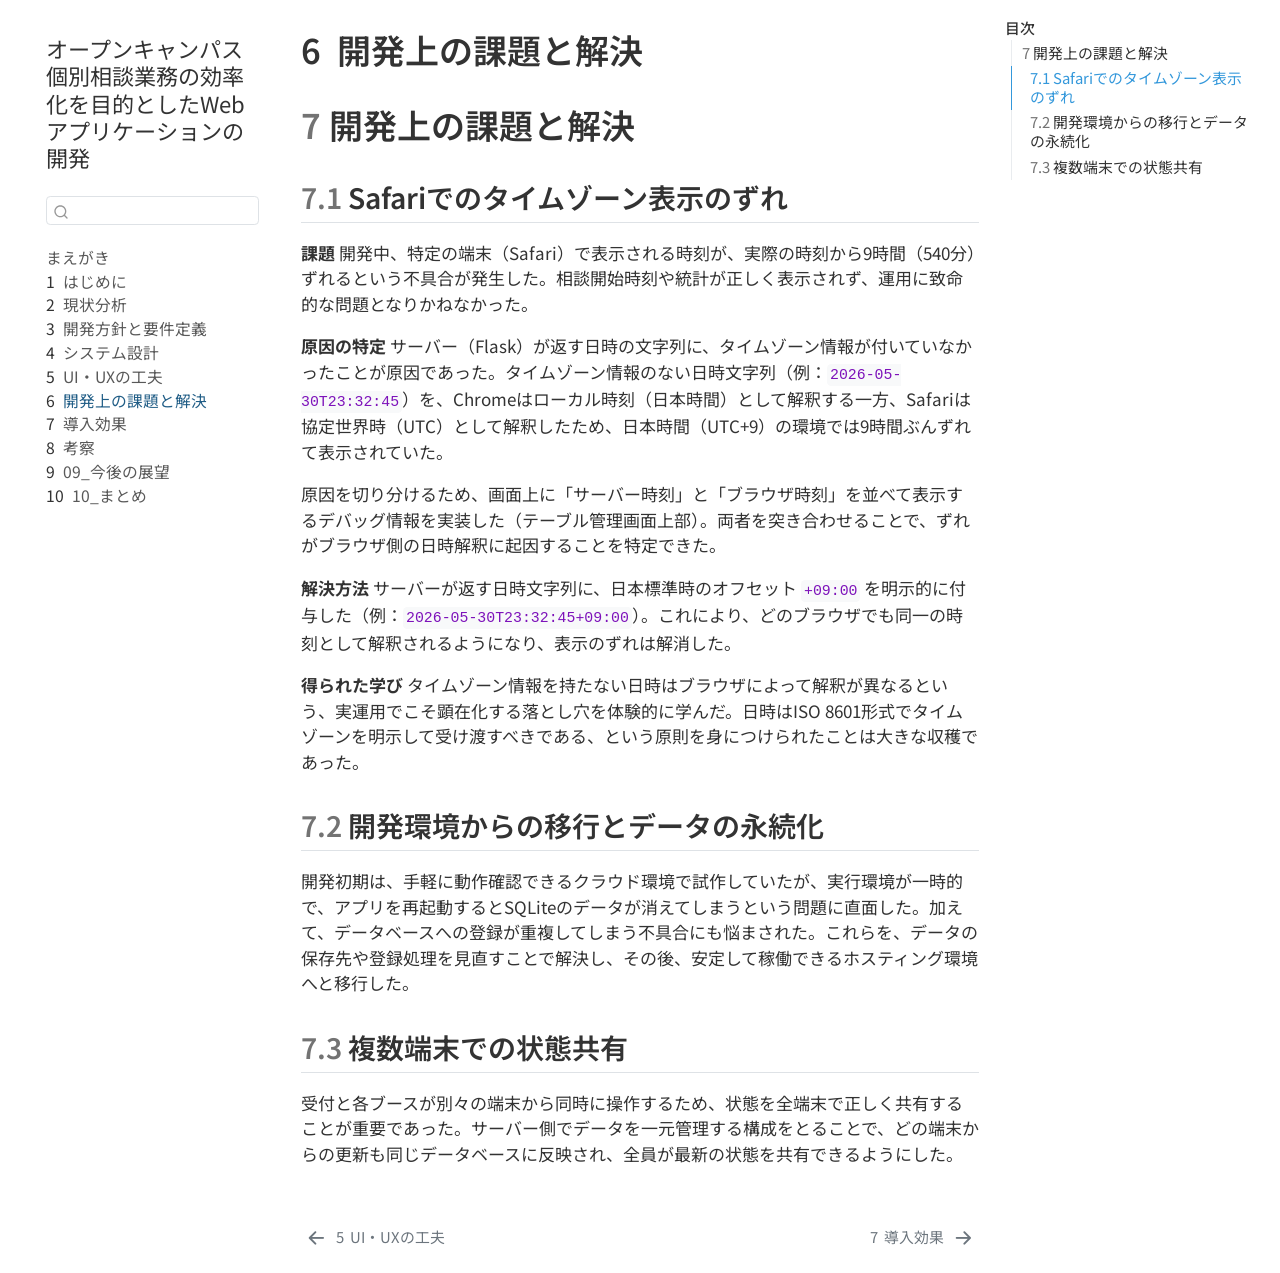
<file: 06_開発上の課題と解決.html>
<!DOCTYPE html>
<html xmlns="http://www.w3.org/1999/xhtml" lang="ja" xml:lang="ja"><head>

<meta charset="utf-8">
<meta name="generator" content="quarto-1.9.36">

<meta name="viewport" content="width=device-width, initial-scale=1.0, user-scalable=yes">


<title>6&nbsp; 開発上の課題と解決 – オープンキャンパス個別相談業務の効率化を目的としたWebアプリケーションの開発</title>
<style>
/* Default styles provided by pandoc.
** See https://pandoc.org/MANUAL.html#variables-for-html for config info.
*/
code{white-space: pre-wrap;}
span.smallcaps{font-variant: small-caps;}
div.columns{display: flex; gap: min(4vw, 1.5em);}
div.column{flex: auto; overflow-x: auto;}
div.hanging-indent{margin-left: 1.5em; text-indent: -1.5em;}
ul.task-list{list-style: none;}
ul.task-list li input[type="checkbox"] {
  width: 0.8em;
  margin: 0 0.8em 0.2em -1em; /* quarto-specific, see https://github.com/quarto-dev/quarto-cli/issues/4556 */ 
  vertical-align: middle;
}
</style>


<script src="site_libs/quarto-nav/quarto-nav.js"></script>
<script src="site_libs/quarto-nav/headroom.min.js"></script>
<script src="site_libs/clipboard/clipboard.min.js"></script>
<script src="site_libs/quarto-search/autocomplete.umd.js"></script>
<script src="site_libs/quarto-search/fuse.min.js"></script>
<script src="site_libs/quarto-search/quarto-search.js"></script>
<meta name="quarto:offset" content="./">
<link href="./07_導入効果.html" rel="next">
<link href="./05_UI・UXの工夫.html" rel="prev">
<script src="site_libs/quarto-html/quarto.js" type="module"></script>
<script src="site_libs/quarto-html/tabsets/tabsets.js" type="module"></script>
<script src="site_libs/quarto-html/popper.min.js"></script>
<script src="site_libs/quarto-html/tippy.umd.min.js"></script>
<script src="site_libs/quarto-html/anchor.min.js"></script>
<link href="site_libs/quarto-html/tippy.css" rel="stylesheet">
<link href="site_libs/quarto-html/quarto-syntax-highlighting-845c23b38eaddc0f92fda52bfe77a8c8.css" rel="stylesheet" id="quarto-text-highlighting-styles">
<script src="site_libs/bootstrap/bootstrap.min.js"></script>
<link href="site_libs/bootstrap/bootstrap-icons.css" rel="stylesheet">
<link href="site_libs/bootstrap/bootstrap-7d6722f26c9eca90c1a43cf756b6898c.min.css" rel="stylesheet" append-hash="true" id="quarto-bootstrap" data-mode="light">
<script id="quarto-search-options" type="application/json">{
  "location": "sidebar",
  "copy-button": false,
  "collapse-after": 3,
  "panel-placement": "start",
  "type": "textbox",
  "limit": 50,
  "keyboard-shortcut": [
    "f",
    "/",
    "s"
  ],
  "show-item-context": false,
  "language": {
    "search-no-results-text": "一致なし",
    "search-matching-documents-text": "一致した文書",
    "search-copy-link-title": "検索へのリンクをコピー",
    "search-hide-matches-text": "追加の検索結果を非表示",
    "search-more-match-text": "追加の検索結果",
    "search-more-matches-text": "追加の検索結果",
    "search-clear-button-title": "消去",
    "search-text-placeholder": "",
    "search-detached-cancel-button-title": "取消",
    "search-submit-button-title": "検索",
    "search-label": "サーチ"
  }
}</script>


</head>

<body class="nav-sidebar floating quarto-light">

<div id="quarto-search-results"></div>
  <header id="quarto-header" class="headroom fixed-top">
  <nav class="quarto-secondary-nav">
    <div class="container-fluid d-flex">
      <button type="button" class="quarto-btn-toggle btn" data-bs-toggle="collapse" role="button" data-bs-target=".quarto-sidebar-collapse-item" aria-controls="quarto-sidebar" aria-expanded="false" aria-label="サイドバーを切り替える" onclick="if (window.quartoToggleHeadroom) { window.quartoToggleHeadroom(); }">
        <i class="bi bi-layout-text-sidebar-reverse"></i>
      </button>
        <nav class="quarto-page-breadcrumbs" aria-label="breadcrumb"><ol class="breadcrumb"><li class="breadcrumb-item"><a href="./06_開発上の課題と解決.html"><span class="chapter-number">6</span>&nbsp; <span class="chapter-title">開発上の課題と解決</span></a></li></ol></nav>
        <a class="flex-grow-1" role="navigation" data-bs-toggle="collapse" data-bs-target=".quarto-sidebar-collapse-item" aria-controls="quarto-sidebar" aria-expanded="false" aria-label="サイドバーを切り替える" onclick="if (window.quartoToggleHeadroom) { window.quartoToggleHeadroom(); }">      
        </a>
      <button type="button" class="btn quarto-search-button" aria-label="サーチ" onclick="window.quartoOpenSearch();">
        <i class="bi bi-search"></i>
      </button>
    </div>
  </nav>
</header>
<!-- content -->
<div id="quarto-content" class="quarto-container page-columns page-rows-contents page-layout-article">
<!-- sidebar -->
  <nav id="quarto-sidebar" class="sidebar collapse collapse-horizontal quarto-sidebar-collapse-item sidebar-navigation floating overflow-auto">
    <div class="pt-lg-2 mt-2 text-left sidebar-header">
    <div class="sidebar-title mb-0 py-0">
      <a href="./">オープンキャンパス個別相談業務の効率化を目的としたWebアプリケーションの開発</a> 
    </div>
      </div>
        <div class="mt-2 flex-shrink-0 align-items-center">
        <div class="sidebar-search">
        <div id="quarto-search" class="" title="サーチ"></div>
        </div>
        </div>
    <div class="sidebar-menu-container"> 
    <ul class="list-unstyled mt-1">
        <li class="sidebar-item">
  <div class="sidebar-item-container"> 
  <a href="./index.html" class="sidebar-item-text sidebar-link">
 <span class="menu-text">まえがき</span></a>
  </div>
</li>
        <li class="sidebar-item">
  <div class="sidebar-item-container"> 
  <a href="./01_はじめに.html" class="sidebar-item-text sidebar-link">
 <span class="menu-text"><span class="chapter-number">1</span>&nbsp; <span class="chapter-title">はじめに</span></span></a>
  </div>
</li>
        <li class="sidebar-item">
  <div class="sidebar-item-container"> 
  <a href="./02_現状分析.html" class="sidebar-item-text sidebar-link">
 <span class="menu-text"><span class="chapter-number">2</span>&nbsp; <span class="chapter-title">現状分析</span></span></a>
  </div>
</li>
        <li class="sidebar-item">
  <div class="sidebar-item-container"> 
  <a href="./03_開発方針と要件定義.html" class="sidebar-item-text sidebar-link">
 <span class="menu-text"><span class="chapter-number">3</span>&nbsp; <span class="chapter-title">開発方針と要件定義</span></span></a>
  </div>
</li>
        <li class="sidebar-item">
  <div class="sidebar-item-container"> 
  <a href="./04_システム設計.html" class="sidebar-item-text sidebar-link">
 <span class="menu-text"><span class="chapter-number">4</span>&nbsp; <span class="chapter-title">システム設計</span></span></a>
  </div>
</li>
        <li class="sidebar-item">
  <div class="sidebar-item-container"> 
  <a href="./05_UI・UXの工夫.html" class="sidebar-item-text sidebar-link">
 <span class="menu-text"><span class="chapter-number">5</span>&nbsp; <span class="chapter-title">UI・UXの工夫</span></span></a>
  </div>
</li>
        <li class="sidebar-item">
  <div class="sidebar-item-container"> 
  <a href="./06_開発上の課題と解決.html" class="sidebar-item-text sidebar-link active">
 <span class="menu-text"><span class="chapter-number">6</span>&nbsp; <span class="chapter-title">開発上の課題と解決</span></span></a>
  </div>
</li>
        <li class="sidebar-item">
  <div class="sidebar-item-container"> 
  <a href="./07_導入効果.html" class="sidebar-item-text sidebar-link">
 <span class="menu-text"><span class="chapter-number">7</span>&nbsp; <span class="chapter-title">導入効果</span></span></a>
  </div>
</li>
        <li class="sidebar-item">
  <div class="sidebar-item-container"> 
  <a href="./08_考察.html" class="sidebar-item-text sidebar-link">
 <span class="menu-text"><span class="chapter-number">8</span>&nbsp; <span class="chapter-title">考察</span></span></a>
  </div>
</li>
        <li class="sidebar-item">
  <div class="sidebar-item-container"> 
  <a href="./09_今後の展望.html" class="sidebar-item-text sidebar-link">
 <span class="menu-text"><span class="chapter-number">9</span>&nbsp; <span class="chapter-title">09_今後の展望</span></span></a>
  </div>
</li>
        <li class="sidebar-item">
  <div class="sidebar-item-container"> 
  <a href="./10_まとめ.html" class="sidebar-item-text sidebar-link">
 <span class="menu-text"><span class="chapter-number">10</span>&nbsp; <span class="chapter-title">10_まとめ</span></span></a>
  </div>
</li>
    </ul>
    </div>
</nav>
<div id="quarto-sidebar-glass" class="quarto-sidebar-collapse-item" data-bs-toggle="collapse" data-bs-target=".quarto-sidebar-collapse-item"></div>
<!-- margin-sidebar -->
    <div id="quarto-margin-sidebar" class="sidebar margin-sidebar">
        <nav id="TOC" role="doc-toc" class="toc-active">
    <h2 id="toc-title">目次</h2>
   
  <ul class="collapse">
  <li><a href="#開発上の課題と解決" id="toc-開発上の課題と解決" class="nav-link active" data-scroll-target="#開発上の課題と解決"><span class="header-section-number">7</span> 開発上の課題と解決</a>
  <ul class="collapse">
  <li><a href="#safariでのタイムゾーン表示のずれ" id="toc-safariでのタイムゾーン表示のずれ" class="nav-link" data-scroll-target="#safariでのタイムゾーン表示のずれ"><span class="header-section-number">7.1</span> Safariでのタイムゾーン表示のずれ</a></li>
  <li><a href="#開発環境からの移行とデータの永続化" id="toc-開発環境からの移行とデータの永続化" class="nav-link" data-scroll-target="#開発環境からの移行とデータの永続化"><span class="header-section-number">7.2</span> 開発環境からの移行とデータの永続化</a></li>
  <li><a href="#複数端末での状態共有" id="toc-複数端末での状態共有" class="nav-link" data-scroll-target="#複数端末での状態共有"><span class="header-section-number">7.3</span> 複数端末での状態共有</a></li>
  </ul></li>
  </ul>
</nav>
    </div>
<!-- main -->
<main class="content" id="quarto-document-content">

<header id="title-block-header" class="quarto-title-block default">
<div class="quarto-title">
<h1 class="title"><span class="chapter-number">6</span>&nbsp; <span class="chapter-title">開発上の課題と解決</span></h1>
</div>



<div class="quarto-title-meta">

    
  
    
  </div>
  


</header>


<section id="開発上の課題と解決" class="level1" data-number="7">
<h1 data-number="7"><span class="header-section-number">7</span> 開発上の課題と解決</h1>
<section id="safariでのタイムゾーン表示のずれ" class="level2" data-number="7.1">
<h2 data-number="7.1" class="anchored" data-anchor-id="safariでのタイムゾーン表示のずれ"><span class="header-section-number">7.1</span> Safariでのタイムゾーン表示のずれ</h2>
<p><strong>課題</strong> 開発中、特定の端末（Safari）で表示される時刻が、実際の時刻から9時間（540分）ずれるという不具合が発生した。相談開始時刻や統計が正しく表示されず、運用に致命的な問題となりかねなかった。</p>
<p><strong>原因の特定</strong> サーバー（Flask）が返す日時の文字列に、タイムゾーン情報が付いていなかったことが原因であった。タイムゾーン情報のない日時文字列（例：<code>2026-05-30T23:32:45</code>）を、Chromeはローカル時刻（日本時間）として解釈する一方、Safariは協定世界時（UTC）として解釈したため、日本時間（UTC+9）の環境では9時間ぶんずれて表示されていた。</p>
<p>原因を切り分けるため、画面上に「サーバー時刻」と「ブラウザ時刻」を並べて表示するデバッグ情報を実装した（テーブル管理画面上部）。両者を突き合わせることで、ずれがブラウザ側の日時解釈に起因することを特定できた。</p>
<p><strong>解決方法</strong> サーバーが返す日時文字列に、日本標準時のオフセット <code>+09:00</code> を明示的に付与した（例：<code>2026-05-30T23:32:45+09:00</code>）。これにより、どのブラウザでも同一の時刻として解釈されるようになり、表示のずれは解消した。</p>
<p><strong>得られた学び</strong> タイムゾーン情報を持たない日時はブラウザによって解釈が異なるという、実運用でこそ顕在化する落とし穴を体験的に学んだ。日時はISO 8601形式でタイムゾーンを明示して受け渡すべきである、という原則を身につけられたことは大きな収穫であった。</p>
</section>
<section id="開発環境からの移行とデータの永続化" class="level2" data-number="7.2">
<h2 data-number="7.2" class="anchored" data-anchor-id="開発環境からの移行とデータの永続化"><span class="header-section-number">7.2</span> 開発環境からの移行とデータの永続化</h2>
<p>開発初期は、手軽に動作確認できるクラウド環境で試作していたが、実行環境が一時的で、アプリを再起動するとSQLiteのデータが消えてしまうという問題に直面した。加えて、データベースへの登録が重複してしまう不具合にも悩まされた。これらを、データの保存先や登録処理を見直すことで解決し、その後、安定して稼働できるホスティング環境へと移行した。</p>
</section>
<section id="複数端末での状態共有" class="level2" data-number="7.3">
<h2 data-number="7.3" class="anchored" data-anchor-id="複数端末での状態共有"><span class="header-section-number">7.3</span> 複数端末での状態共有</h2>
<p>受付と各ブースが別々の端末から同時に操作するため、状態を全端末で正しく共有することが重要であった。サーバー側でデータを一元管理する構成をとることで、どの端末からの更新も同じデータベースに反映され、全員が最新の状態を共有できるようにした。</p>


</section>
</section>

</main> <!-- /main -->
<script id="quarto-html-after-body" type="application/javascript">
  window.document.addEventListener("DOMContentLoaded", function (event) {
    const icon = "";
    const anchorJS = new window.AnchorJS();
    anchorJS.options = {
      placement: 'right',
      icon: icon
    };
    anchorJS.add('.anchored');
    const isCodeAnnotation = (el) => {
      for (const clz of el.classList) {
        if (clz.startsWith('code-annotation-')) {                     
          return true;
        }
      }
      return false;
    }
    const onCopySuccess = function(e) {
      // button target
      const button = e.trigger;
      // don't keep focus
      button.blur();
      // flash "checked"
      button.classList.add('code-copy-button-checked');
      var currentTitle = button.getAttribute("title");
      button.setAttribute("title", "コピーしました");
      let tooltip;
      if (window.bootstrap) {
        button.setAttribute("data-bs-toggle", "tooltip");
        button.setAttribute("data-bs-placement", "left");
        button.setAttribute("data-bs-title", "コピーしました");
        tooltip = new bootstrap.Tooltip(button, 
          { trigger: "manual", 
            customClass: "code-copy-button-tooltip",
            offset: [0, -8]});
        tooltip.show();    
      }
      setTimeout(function() {
        if (tooltip) {
          tooltip.hide();
          button.removeAttribute("data-bs-title");
          button.removeAttribute("data-bs-toggle");
          button.removeAttribute("data-bs-placement");
        }
        button.setAttribute("title", currentTitle);
        button.classList.remove('code-copy-button-checked');
      }, 1000);
      // clear code selection
      e.clearSelection();
    }
    const getTextToCopy = function(trigger) {
      const outerScaffold = trigger.parentElement.cloneNode(true);
      const codeEl = outerScaffold.querySelector('code');
      for (const childEl of codeEl.children) {
        if (isCodeAnnotation(childEl)) {
          childEl.remove();
        }
      }
      return codeEl.innerText;
    }
    const clipboard = new window.ClipboardJS('.code-copy-button:not([data-in-quarto-modal])', {
      text: getTextToCopy
    });
    clipboard.on('success', onCopySuccess);
    if (window.document.getElementById('quarto-embedded-source-code-modal')) {
      const clipboardModal = new window.ClipboardJS('.code-copy-button[data-in-quarto-modal]', {
        text: getTextToCopy,
        container: window.document.getElementById('quarto-embedded-source-code-modal')
      });
      clipboardModal.on('success', onCopySuccess);
    }
      var localhostRegex = new RegExp(/^(?:http|https):\/\/localhost\:?[0-9]*\//);
      var mailtoRegex = new RegExp(/^mailto:/);
        var filterRegex = new RegExp('/' + window.location.host + '/');
      var isInternal = (href) => {
          return filterRegex.test(href) || localhostRegex.test(href) || mailtoRegex.test(href);
      }
      // Inspect non-navigation links and adorn them if external
     var links = window.document.querySelectorAll('a[href]:not(.nav-link):not(.navbar-brand):not(.toc-action):not(.sidebar-link):not(.sidebar-item-toggle):not(.pagination-link):not(.no-external):not([aria-hidden]):not(.dropdown-item):not(.quarto-navigation-tool):not(.about-link)');
      for (var i=0; i<links.length; i++) {
        const link = links[i];
        if (!isInternal(link.href)) {
          // undo the damage that might have been done by quarto-nav.js in the case of
          // links that we want to consider external
          if (link.dataset.originalHref !== undefined) {
            link.href = link.dataset.originalHref;
          }
        }
      }
    function tippyHover(el, contentFn, onTriggerFn, onUntriggerFn) {
      const config = {
        allowHTML: true,
        maxWidth: 500,
        delay: 100,
        arrow: false,
        appendTo: function(el) {
            return el.parentElement;
        },
        interactive: true,
        interactiveBorder: 10,
        theme: 'quarto',
        placement: 'bottom-start',
      };
      if (contentFn) {
        config.content = contentFn;
      }
      if (onTriggerFn) {
        config.onTrigger = onTriggerFn;
      }
      if (onUntriggerFn) {
        config.onUntrigger = onUntriggerFn;
      }
      window.tippy(el, config); 
    }
    const noterefs = window.document.querySelectorAll('a[role="doc-noteref"]');
    for (var i=0; i<noterefs.length; i++) {
      const ref = noterefs[i];
      tippyHover(ref, function() {
        // use id or data attribute instead here
        let href = ref.getAttribute('data-footnote-href') || ref.getAttribute('href');
        try { href = new URL(href).hash; } catch {}
        const id = href.replace(/^#\/?/, "");
        const note = window.document.getElementById(id);
        if (note) {
          return note.innerHTML;
        } else {
          return "";
        }
      });
    }
    const xrefs = window.document.querySelectorAll('a.quarto-xref');
    const processXRef = (id, note) => {
      // Strip column container classes
      const stripColumnClz = (el) => {
        el.classList.remove("page-full", "page-columns");
        if (el.children) {
          for (const child of el.children) {
            stripColumnClz(child);
          }
        }
      }
      stripColumnClz(note)
      if (id === null || id.startsWith('sec-')) {
        // Special case sections, only their first couple elements
        const container = document.createElement("div");
        if (note.children && note.children.length > 2) {
          container.appendChild(note.children[0].cloneNode(true));
          for (let i = 1; i < note.children.length; i++) {
            const child = note.children[i];
            if (child.tagName === "P" && child.innerText === "") {
              continue;
            } else {
              container.appendChild(child.cloneNode(true));
              break;
            }
          }
          if (window.Quarto?.typesetMath) {
            window.Quarto.typesetMath(container);
          }
          return container.innerHTML
        } else {
          if (window.Quarto?.typesetMath) {
            window.Quarto.typesetMath(note);
          }
          return note.innerHTML;
        }
      } else {
        // Remove any anchor links if they are present
        const anchorLink = note.querySelector('a.anchorjs-link');
        if (anchorLink) {
          anchorLink.remove();
        }
        if (window.Quarto?.typesetMath) {
          window.Quarto.typesetMath(note);
        }
        if (note.classList.contains("callout")) {
          return note.outerHTML;
        } else {
          return note.innerHTML;
        }
      }
    }
    for (var i=0; i<xrefs.length; i++) {
      const xref = xrefs[i];
      tippyHover(xref, undefined, function(instance) {
        instance.disable();
        let url = xref.getAttribute('href');
        let hash = undefined; 
        if (url.startsWith('#')) {
          hash = url;
        } else {
          try { hash = new URL(url).hash; } catch {}
        }
        if (hash) {
          const id = hash.replace(/^#\/?/, "");
          const note = window.document.getElementById(id);
          if (note !== null) {
            try {
              const html = processXRef(id, note.cloneNode(true));
              instance.setContent(html);
            } finally {
              instance.enable();
              instance.show();
            }
          } else {
            // See if we can fetch this
            fetch(url.split('#')[0])
            .then(res => res.text())
            .then(html => {
              const parser = new DOMParser();
              const htmlDoc = parser.parseFromString(html, "text/html");
              const note = htmlDoc.getElementById(id);
              if (note !== null) {
                const html = processXRef(id, note);
                instance.setContent(html);
              } 
            }).finally(() => {
              instance.enable();
              instance.show();
            });
          }
        } else {
          // See if we can fetch a full url (with no hash to target)
          // This is a special case and we should probably do some content thinning / targeting
          fetch(url)
          .then(res => res.text())
          .then(html => {
            const parser = new DOMParser();
            const htmlDoc = parser.parseFromString(html, "text/html");
            const note = htmlDoc.querySelector('main.content');
            if (note !== null) {
              // This should only happen for chapter cross references
              // (since there is no id in the URL)
              // remove the first header
              if (note.children.length > 0 && note.children[0].tagName === "HEADER") {
                note.children[0].remove();
              }
              const html = processXRef(null, note);
              instance.setContent(html);
            } 
          }).finally(() => {
            instance.enable();
            instance.show();
          });
        }
      }, function(instance) {
      });
    }
        let selectedAnnoteEl;
        const selectorForAnnotation = ( cell, annotation) => {
          let cellAttr = 'data-code-cell="' + cell + '"';
          let lineAttr = 'data-code-annotation="' +  annotation + '"';
          const selector = 'span[' + cellAttr + '][' + lineAttr + ']';
          return selector;
        }
        const selectCodeLines = (annoteEl) => {
          const doc = window.document;
          const targetCell = annoteEl.getAttribute("data-target-cell");
          const targetAnnotation = annoteEl.getAttribute("data-target-annotation");
          const annoteSpan = window.document.querySelector(selectorForAnnotation(targetCell, targetAnnotation));
          const lines = annoteSpan.getAttribute("data-code-lines").split(",");
          const lineIds = lines.map((line) => {
            return targetCell + "-" + line;
          })
          let top = null;
          let height = null;
          let parent = null;
          if (lineIds.length > 0) {
              //compute the position of the single el (top and bottom and make a div)
              const el = window.document.getElementById(lineIds[0]);
              top = el.offsetTop;
              height = el.offsetHeight;
              parent = el.parentElement.parentElement;
            if (lineIds.length > 1) {
              const lastEl = window.document.getElementById(lineIds[lineIds.length - 1]);
              const bottom = lastEl.offsetTop + lastEl.offsetHeight;
              height = bottom - top;
            }
            if (top !== null && height !== null && parent !== null) {
              // cook up a div (if necessary) and position it 
              let div = window.document.getElementById("code-annotation-line-highlight");
              if (div === null) {
                div = window.document.createElement("div");
                div.setAttribute("id", "code-annotation-line-highlight");
                div.style.position = 'absolute';
                parent.appendChild(div);
              }
              div.style.top = top - 2 + "px";
              div.style.height = height + 4 + "px";
              div.style.left = 0;
              let gutterDiv = window.document.getElementById("code-annotation-line-highlight-gutter");
              if (gutterDiv === null) {
                gutterDiv = window.document.createElement("div");
                gutterDiv.setAttribute("id", "code-annotation-line-highlight-gutter");
                gutterDiv.style.position = 'absolute';
                const codeCell = window.document.getElementById(targetCell);
                const gutter = codeCell.querySelector('.code-annotation-gutter');
                gutter.appendChild(gutterDiv);
              }
              gutterDiv.style.top = top - 2 + "px";
              gutterDiv.style.height = height + 4 + "px";
            }
            selectedAnnoteEl = annoteEl;
          }
        };
        const unselectCodeLines = () => {
          const elementsIds = ["code-annotation-line-highlight", "code-annotation-line-highlight-gutter"];
          elementsIds.forEach((elId) => {
            const div = window.document.getElementById(elId);
            if (div) {
              div.remove();
            }
          });
          selectedAnnoteEl = undefined;
        };
          // Handle positioning of the toggle
      window.addEventListener(
        "resize",
        throttle(() => {
          elRect = undefined;
          if (selectedAnnoteEl) {
            selectCodeLines(selectedAnnoteEl);
          }
        }, 10)
      );
      function throttle(fn, ms) {
      let throttle = false;
      let timer;
        return (...args) => {
          if(!throttle) { // first call gets through
              fn.apply(this, args);
              throttle = true;
          } else { // all the others get throttled
              if(timer) clearTimeout(timer); // cancel #2
              timer = setTimeout(() => {
                fn.apply(this, args);
                timer = throttle = false;
              }, ms);
          }
        };
      }
        // Attach click handler to the DT
        const annoteDls = window.document.querySelectorAll('dt[data-target-cell]');
        for (const annoteDlNode of annoteDls) {
          annoteDlNode.addEventListener('click', (event) => {
            const clickedEl = event.target;
            if (clickedEl !== selectedAnnoteEl) {
              unselectCodeLines();
              const activeEl = window.document.querySelector('dt[data-target-cell].code-annotation-active');
              if (activeEl) {
                activeEl.classList.remove('code-annotation-active');
              }
              selectCodeLines(clickedEl);
              clickedEl.classList.add('code-annotation-active');
            } else {
              // Unselect the line
              unselectCodeLines();
              clickedEl.classList.remove('code-annotation-active');
            }
          });
        }
    const findCites = (el) => {
      const parentEl = el.parentElement;
      if (parentEl) {
        const cites = parentEl.dataset.cites;
        if (cites) {
          return {
            el,
            cites: cites.split(' ')
          };
        } else {
          return findCites(el.parentElement)
        }
      } else {
        return undefined;
      }
    };
    var bibliorefs = window.document.querySelectorAll('a[role="doc-biblioref"]');
    for (var i=0; i<bibliorefs.length; i++) {
      const ref = bibliorefs[i];
      const citeInfo = findCites(ref);
      if (citeInfo) {
        tippyHover(citeInfo.el, function() {
          var popup = window.document.createElement('div');
          citeInfo.cites.forEach(function(cite) {
            var citeDiv = window.document.createElement('div');
            citeDiv.classList.add('hanging-indent');
            citeDiv.classList.add('csl-entry');
            var biblioDiv = window.document.getElementById('ref-' + cite);
            if (biblioDiv) {
              citeDiv.innerHTML = biblioDiv.innerHTML;
            }
            popup.appendChild(citeDiv);
          });
          return popup.innerHTML;
        });
      }
    }
  });
  </script>
<nav class="page-navigation">
  <div class="nav-page nav-page-previous">
      <a href="./05_UI・UXの工夫.html" class="pagination-link" aria-label="UI・UXの工夫">
        <i class="bi bi-arrow-left-short"></i> <span class="nav-page-text"><span class="chapter-number">5</span>&nbsp; <span class="chapter-title">UI・UXの工夫</span></span>
      </a>          
  </div>
  <div class="nav-page nav-page-next">
      <a href="./07_導入効果.html" class="pagination-link" aria-label="導入効果">
        <span class="nav-page-text"><span class="chapter-number">7</span>&nbsp; <span class="chapter-title">導入効果</span></span> <i class="bi bi-arrow-right-short"></i>
      </a>
  </div>
</nav>
</div> <!-- /content -->




</body></html>
</file>
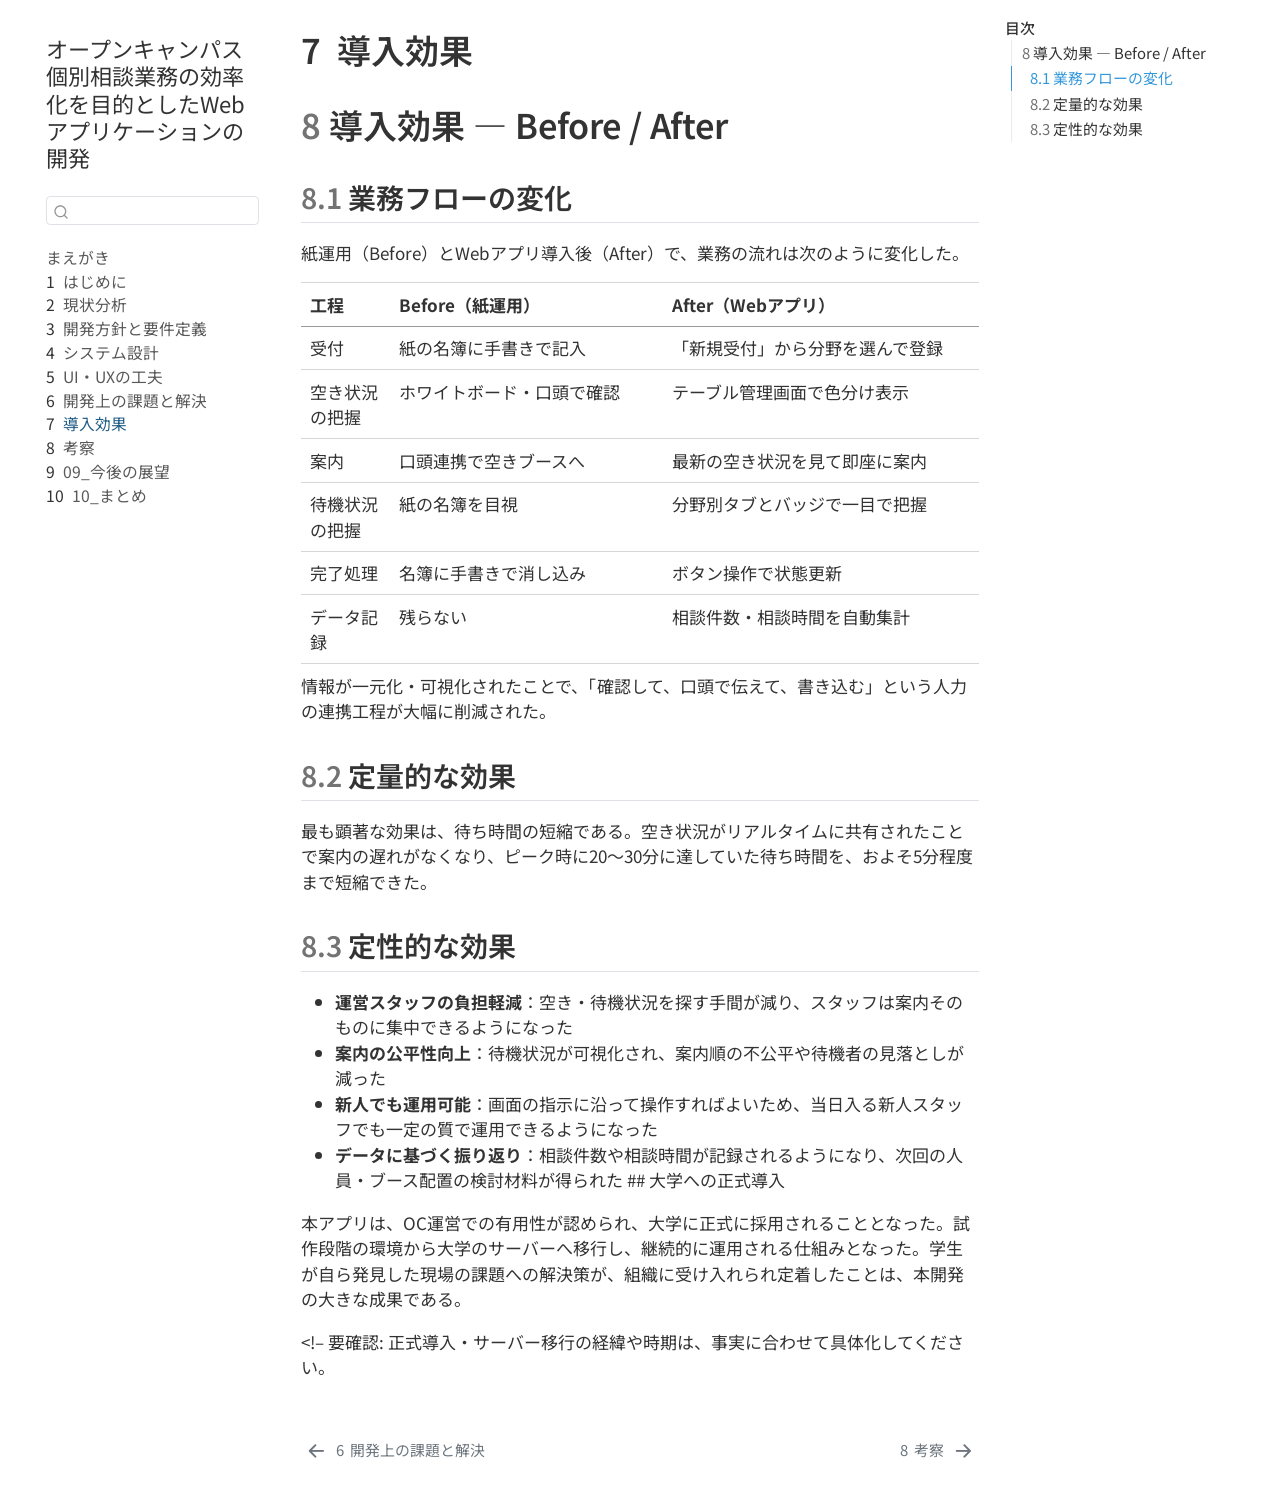
<file: 07_導入効果.html>
<!DOCTYPE html>
<html xmlns="http://www.w3.org/1999/xhtml" lang="ja" xml:lang="ja"><head>

<meta charset="utf-8">
<meta name="generator" content="quarto-1.9.36">

<meta name="viewport" content="width=device-width, initial-scale=1.0, user-scalable=yes">


<title>7&nbsp; 導入効果 – オープンキャンパス個別相談業務の効率化を目的としたWebアプリケーションの開発</title>
<style>
/* Default styles provided by pandoc.
** See https://pandoc.org/MANUAL.html#variables-for-html for config info.
*/
code{white-space: pre-wrap;}
span.smallcaps{font-variant: small-caps;}
div.columns{display: flex; gap: min(4vw, 1.5em);}
div.column{flex: auto; overflow-x: auto;}
div.hanging-indent{margin-left: 1.5em; text-indent: -1.5em;}
ul.task-list{list-style: none;}
ul.task-list li input[type="checkbox"] {
  width: 0.8em;
  margin: 0 0.8em 0.2em -1em; /* quarto-specific, see https://github.com/quarto-dev/quarto-cli/issues/4556 */ 
  vertical-align: middle;
}
</style>


<script src="site_libs/quarto-nav/quarto-nav.js"></script>
<script src="site_libs/quarto-nav/headroom.min.js"></script>
<script src="site_libs/clipboard/clipboard.min.js"></script>
<script src="site_libs/quarto-search/autocomplete.umd.js"></script>
<script src="site_libs/quarto-search/fuse.min.js"></script>
<script src="site_libs/quarto-search/quarto-search.js"></script>
<meta name="quarto:offset" content="./">
<link href="./08_考察.html" rel="next">
<link href="./06_開発上の課題と解決.html" rel="prev">
<script src="site_libs/quarto-html/quarto.js" type="module"></script>
<script src="site_libs/quarto-html/tabsets/tabsets.js" type="module"></script>
<script src="site_libs/quarto-html/popper.min.js"></script>
<script src="site_libs/quarto-html/tippy.umd.min.js"></script>
<script src="site_libs/quarto-html/anchor.min.js"></script>
<link href="site_libs/quarto-html/tippy.css" rel="stylesheet">
<link href="site_libs/quarto-html/quarto-syntax-highlighting-845c23b38eaddc0f92fda52bfe77a8c8.css" rel="stylesheet" id="quarto-text-highlighting-styles">
<script src="site_libs/bootstrap/bootstrap.min.js"></script>
<link href="site_libs/bootstrap/bootstrap-icons.css" rel="stylesheet">
<link href="site_libs/bootstrap/bootstrap-7d6722f26c9eca90c1a43cf756b6898c.min.css" rel="stylesheet" append-hash="true" id="quarto-bootstrap" data-mode="light">
<script id="quarto-search-options" type="application/json">{
  "location": "sidebar",
  "copy-button": false,
  "collapse-after": 3,
  "panel-placement": "start",
  "type": "textbox",
  "limit": 50,
  "keyboard-shortcut": [
    "f",
    "/",
    "s"
  ],
  "show-item-context": false,
  "language": {
    "search-no-results-text": "一致なし",
    "search-matching-documents-text": "一致した文書",
    "search-copy-link-title": "検索へのリンクをコピー",
    "search-hide-matches-text": "追加の検索結果を非表示",
    "search-more-match-text": "追加の検索結果",
    "search-more-matches-text": "追加の検索結果",
    "search-clear-button-title": "消去",
    "search-text-placeholder": "",
    "search-detached-cancel-button-title": "取消",
    "search-submit-button-title": "検索",
    "search-label": "サーチ"
  }
}</script>


</head>

<body class="nav-sidebar floating quarto-light">

<div id="quarto-search-results"></div>
  <header id="quarto-header" class="headroom fixed-top">
  <nav class="quarto-secondary-nav">
    <div class="container-fluid d-flex">
      <button type="button" class="quarto-btn-toggle btn" data-bs-toggle="collapse" role="button" data-bs-target=".quarto-sidebar-collapse-item" aria-controls="quarto-sidebar" aria-expanded="false" aria-label="サイドバーを切り替える" onclick="if (window.quartoToggleHeadroom) { window.quartoToggleHeadroom(); }">
        <i class="bi bi-layout-text-sidebar-reverse"></i>
      </button>
        <nav class="quarto-page-breadcrumbs" aria-label="breadcrumb"><ol class="breadcrumb"><li class="breadcrumb-item"><a href="./07_導入効果.html"><span class="chapter-number">7</span>&nbsp; <span class="chapter-title">導入効果</span></a></li></ol></nav>
        <a class="flex-grow-1" role="navigation" data-bs-toggle="collapse" data-bs-target=".quarto-sidebar-collapse-item" aria-controls="quarto-sidebar" aria-expanded="false" aria-label="サイドバーを切り替える" onclick="if (window.quartoToggleHeadroom) { window.quartoToggleHeadroom(); }">      
        </a>
      <button type="button" class="btn quarto-search-button" aria-label="サーチ" onclick="window.quartoOpenSearch();">
        <i class="bi bi-search"></i>
      </button>
    </div>
  </nav>
</header>
<!-- content -->
<div id="quarto-content" class="quarto-container page-columns page-rows-contents page-layout-article">
<!-- sidebar -->
  <nav id="quarto-sidebar" class="sidebar collapse collapse-horizontal quarto-sidebar-collapse-item sidebar-navigation floating overflow-auto">
    <div class="pt-lg-2 mt-2 text-left sidebar-header">
    <div class="sidebar-title mb-0 py-0">
      <a href="./">オープンキャンパス個別相談業務の効率化を目的としたWebアプリケーションの開発</a> 
    </div>
      </div>
        <div class="mt-2 flex-shrink-0 align-items-center">
        <div class="sidebar-search">
        <div id="quarto-search" class="" title="サーチ"></div>
        </div>
        </div>
    <div class="sidebar-menu-container"> 
    <ul class="list-unstyled mt-1">
        <li class="sidebar-item">
  <div class="sidebar-item-container"> 
  <a href="./index.html" class="sidebar-item-text sidebar-link">
 <span class="menu-text">まえがき</span></a>
  </div>
</li>
        <li class="sidebar-item">
  <div class="sidebar-item-container"> 
  <a href="./01_はじめに.html" class="sidebar-item-text sidebar-link">
 <span class="menu-text"><span class="chapter-number">1</span>&nbsp; <span class="chapter-title">はじめに</span></span></a>
  </div>
</li>
        <li class="sidebar-item">
  <div class="sidebar-item-container"> 
  <a href="./02_現状分析.html" class="sidebar-item-text sidebar-link">
 <span class="menu-text"><span class="chapter-number">2</span>&nbsp; <span class="chapter-title">現状分析</span></span></a>
  </div>
</li>
        <li class="sidebar-item">
  <div class="sidebar-item-container"> 
  <a href="./03_開発方針と要件定義.html" class="sidebar-item-text sidebar-link">
 <span class="menu-text"><span class="chapter-number">3</span>&nbsp; <span class="chapter-title">開発方針と要件定義</span></span></a>
  </div>
</li>
        <li class="sidebar-item">
  <div class="sidebar-item-container"> 
  <a href="./04_システム設計.html" class="sidebar-item-text sidebar-link">
 <span class="menu-text"><span class="chapter-number">4</span>&nbsp; <span class="chapter-title">システム設計</span></span></a>
  </div>
</li>
        <li class="sidebar-item">
  <div class="sidebar-item-container"> 
  <a href="./05_UI・UXの工夫.html" class="sidebar-item-text sidebar-link">
 <span class="menu-text"><span class="chapter-number">5</span>&nbsp; <span class="chapter-title">UI・UXの工夫</span></span></a>
  </div>
</li>
        <li class="sidebar-item">
  <div class="sidebar-item-container"> 
  <a href="./06_開発上の課題と解決.html" class="sidebar-item-text sidebar-link">
 <span class="menu-text"><span class="chapter-number">6</span>&nbsp; <span class="chapter-title">開発上の課題と解決</span></span></a>
  </div>
</li>
        <li class="sidebar-item">
  <div class="sidebar-item-container"> 
  <a href="./07_導入効果.html" class="sidebar-item-text sidebar-link active">
 <span class="menu-text"><span class="chapter-number">7</span>&nbsp; <span class="chapter-title">導入効果</span></span></a>
  </div>
</li>
        <li class="sidebar-item">
  <div class="sidebar-item-container"> 
  <a href="./08_考察.html" class="sidebar-item-text sidebar-link">
 <span class="menu-text"><span class="chapter-number">8</span>&nbsp; <span class="chapter-title">考察</span></span></a>
  </div>
</li>
        <li class="sidebar-item">
  <div class="sidebar-item-container"> 
  <a href="./09_今後の展望.html" class="sidebar-item-text sidebar-link">
 <span class="menu-text"><span class="chapter-number">9</span>&nbsp; <span class="chapter-title">09_今後の展望</span></span></a>
  </div>
</li>
        <li class="sidebar-item">
  <div class="sidebar-item-container"> 
  <a href="./10_まとめ.html" class="sidebar-item-text sidebar-link">
 <span class="menu-text"><span class="chapter-number">10</span>&nbsp; <span class="chapter-title">10_まとめ</span></span></a>
  </div>
</li>
    </ul>
    </div>
</nav>
<div id="quarto-sidebar-glass" class="quarto-sidebar-collapse-item" data-bs-toggle="collapse" data-bs-target=".quarto-sidebar-collapse-item"></div>
<!-- margin-sidebar -->
    <div id="quarto-margin-sidebar" class="sidebar margin-sidebar">
        <nav id="TOC" role="doc-toc" class="toc-active">
    <h2 id="toc-title">目次</h2>
   
  <ul class="collapse">
  <li><a href="#導入効果-before-after" id="toc-導入効果-before-after" class="nav-link active" data-scroll-target="#導入効果-before-after"><span class="header-section-number">8</span> 導入効果 ― Before / After</a>
  <ul class="collapse">
  <li><a href="#業務フローの変化" id="toc-業務フローの変化" class="nav-link" data-scroll-target="#業務フローの変化"><span class="header-section-number">8.1</span> 業務フローの変化</a></li>
  <li><a href="#定量的な効果" id="toc-定量的な効果" class="nav-link" data-scroll-target="#定量的な効果"><span class="header-section-number">8.2</span> 定量的な効果</a></li>
  <li><a href="#定性的な効果" id="toc-定性的な効果" class="nav-link" data-scroll-target="#定性的な効果"><span class="header-section-number">8.3</span> 定性的な効果</a></li>
  </ul></li>
  </ul>
</nav>
    </div>
<!-- main -->
<main class="content" id="quarto-document-content">

<header id="title-block-header" class="quarto-title-block default">
<div class="quarto-title">
<h1 class="title"><span class="chapter-number">7</span>&nbsp; <span class="chapter-title">導入効果</span></h1>
</div>



<div class="quarto-title-meta">

    
  
    
  </div>
  


</header>


<section id="導入効果-before-after" class="level1" data-number="8">
<h1 data-number="8"><span class="header-section-number">8</span> 導入効果 ― Before / After</h1>
<section id="業務フローの変化" class="level2" data-number="8.1">
<h2 data-number="8.1" class="anchored" data-anchor-id="業務フローの変化"><span class="header-section-number">8.1</span> 業務フローの変化</h2>
<p>紙運用（Before）とWebアプリ導入後（After）で、業務の流れは次のように変化した。</p>
<table class="caption-top table">
<colgroup>
<col style="width: 13%">
<col style="width: 40%">
<col style="width: 46%">
</colgroup>
<thead>
<tr class="header">
<th>工程</th>
<th>Before（紙運用）</th>
<th>After（Webアプリ）</th>
</tr>
</thead>
<tbody>
<tr class="odd">
<td>受付</td>
<td>紙の名簿に手書きで記入</td>
<td>「新規受付」から分野を選んで登録</td>
</tr>
<tr class="even">
<td>空き状況の把握</td>
<td>ホワイトボード・口頭で確認</td>
<td>テーブル管理画面で色分け表示</td>
</tr>
<tr class="odd">
<td>案内</td>
<td>口頭連携で空きブースへ</td>
<td>最新の空き状況を見て即座に案内</td>
</tr>
<tr class="even">
<td>待機状況の把握</td>
<td>紙の名簿を目視</td>
<td>分野別タブとバッジで一目で把握</td>
</tr>
<tr class="odd">
<td>完了処理</td>
<td>名簿に手書きで消し込み</td>
<td>ボタン操作で状態更新</td>
</tr>
<tr class="even">
<td>データ記録</td>
<td>残らない</td>
<td>相談件数・相談時間を自動集計</td>
</tr>
</tbody>
</table>
<p>情報が一元化・可視化されたことで、「確認して、口頭で伝えて、書き込む」という人力の連携工程が大幅に削減された。</p>
</section>
<section id="定量的な効果" class="level2" data-number="8.2">
<h2 data-number="8.2" class="anchored" data-anchor-id="定量的な効果"><span class="header-section-number">8.2</span> 定量的な効果</h2>
<p>最も顕著な効果は、待ち時間の短縮である。空き状況がリアルタイムに共有されたことで案内の遅れがなくなり、ピーク時に20〜30分に達していた待ち時間を、およそ5分程度まで短縮できた。</p>
<!-- 要確認: 「20〜30分 → 約5分」の数値は、実測・体感の実績に合わせて調整してください。可能であれば導入前後の待ち時間や相談件数を fig/before_after.png として図表化すると、効果が非常に伝わりやすくなります。 -->
</section>
<section id="定性的な効果" class="level2" data-number="8.3">
<h2 data-number="8.3" class="anchored" data-anchor-id="定性的な効果"><span class="header-section-number">8.3</span> 定性的な効果</h2>
<ul>
<li><strong>運営スタッフの負担軽減</strong>：空き・待機状況を探す手間が減り、スタッフは案内そのものに集中できるようになった</li>
<li><strong>案内の公平性向上</strong>：待機状況が可視化され、案内順の不公平や待機者の見落としが減った</li>
<li><strong>新人でも運用可能</strong>：画面の指示に沿って操作すればよいため、当日入る新人スタッフでも一定の質で運用できるようになった</li>
<li><strong>データに基づく振り返り</strong>：相談件数や相談時間が記録されるようになり、次回の人員・ブース配置の検討材料が得られた ## 大学への正式導入</li>
</ul>
<p>本アプリは、OC運営での有用性が認められ、大学に正式に採用されることとなった。試作段階の環境から大学のサーバーへ移行し、継続的に運用される仕組みとなった。学生が自ら発見した現場の課題への解決策が、組織に受け入れられ定着したことは、本開発の大きな成果である。</p>
<p>&lt;!– 要確認: 正式導入・サーバー移行の経緯や時期は、事実に合わせて具体化してください。</p>


</section>
</section>

</main> <!-- /main -->
<script id="quarto-html-after-body" type="application/javascript">
  window.document.addEventListener("DOMContentLoaded", function (event) {
    const icon = "";
    const anchorJS = new window.AnchorJS();
    anchorJS.options = {
      placement: 'right',
      icon: icon
    };
    anchorJS.add('.anchored');
    const isCodeAnnotation = (el) => {
      for (const clz of el.classList) {
        if (clz.startsWith('code-annotation-')) {                     
          return true;
        }
      }
      return false;
    }
    const onCopySuccess = function(e) {
      // button target
      const button = e.trigger;
      // don't keep focus
      button.blur();
      // flash "checked"
      button.classList.add('code-copy-button-checked');
      var currentTitle = button.getAttribute("title");
      button.setAttribute("title", "コピーしました");
      let tooltip;
      if (window.bootstrap) {
        button.setAttribute("data-bs-toggle", "tooltip");
        button.setAttribute("data-bs-placement", "left");
        button.setAttribute("data-bs-title", "コピーしました");
        tooltip = new bootstrap.Tooltip(button, 
          { trigger: "manual", 
            customClass: "code-copy-button-tooltip",
            offset: [0, -8]});
        tooltip.show();    
      }
      setTimeout(function() {
        if (tooltip) {
          tooltip.hide();
          button.removeAttribute("data-bs-title");
          button.removeAttribute("data-bs-toggle");
          button.removeAttribute("data-bs-placement");
        }
        button.setAttribute("title", currentTitle);
        button.classList.remove('code-copy-button-checked');
      }, 1000);
      // clear code selection
      e.clearSelection();
    }
    const getTextToCopy = function(trigger) {
      const outerScaffold = trigger.parentElement.cloneNode(true);
      const codeEl = outerScaffold.querySelector('code');
      for (const childEl of codeEl.children) {
        if (isCodeAnnotation(childEl)) {
          childEl.remove();
        }
      }
      return codeEl.innerText;
    }
    const clipboard = new window.ClipboardJS('.code-copy-button:not([data-in-quarto-modal])', {
      text: getTextToCopy
    });
    clipboard.on('success', onCopySuccess);
    if (window.document.getElementById('quarto-embedded-source-code-modal')) {
      const clipboardModal = new window.ClipboardJS('.code-copy-button[data-in-quarto-modal]', {
        text: getTextToCopy,
        container: window.document.getElementById('quarto-embedded-source-code-modal')
      });
      clipboardModal.on('success', onCopySuccess);
    }
      var localhostRegex = new RegExp(/^(?:http|https):\/\/localhost\:?[0-9]*\//);
      var mailtoRegex = new RegExp(/^mailto:/);
        var filterRegex = new RegExp('/' + window.location.host + '/');
      var isInternal = (href) => {
          return filterRegex.test(href) || localhostRegex.test(href) || mailtoRegex.test(href);
      }
      // Inspect non-navigation links and adorn them if external
     var links = window.document.querySelectorAll('a[href]:not(.nav-link):not(.navbar-brand):not(.toc-action):not(.sidebar-link):not(.sidebar-item-toggle):not(.pagination-link):not(.no-external):not([aria-hidden]):not(.dropdown-item):not(.quarto-navigation-tool):not(.about-link)');
      for (var i=0; i<links.length; i++) {
        const link = links[i];
        if (!isInternal(link.href)) {
          // undo the damage that might have been done by quarto-nav.js in the case of
          // links that we want to consider external
          if (link.dataset.originalHref !== undefined) {
            link.href = link.dataset.originalHref;
          }
        }
      }
    function tippyHover(el, contentFn, onTriggerFn, onUntriggerFn) {
      const config = {
        allowHTML: true,
        maxWidth: 500,
        delay: 100,
        arrow: false,
        appendTo: function(el) {
            return el.parentElement;
        },
        interactive: true,
        interactiveBorder: 10,
        theme: 'quarto',
        placement: 'bottom-start',
      };
      if (contentFn) {
        config.content = contentFn;
      }
      if (onTriggerFn) {
        config.onTrigger = onTriggerFn;
      }
      if (onUntriggerFn) {
        config.onUntrigger = onUntriggerFn;
      }
      window.tippy(el, config); 
    }
    const noterefs = window.document.querySelectorAll('a[role="doc-noteref"]');
    for (var i=0; i<noterefs.length; i++) {
      const ref = noterefs[i];
      tippyHover(ref, function() {
        // use id or data attribute instead here
        let href = ref.getAttribute('data-footnote-href') || ref.getAttribute('href');
        try { href = new URL(href).hash; } catch {}
        const id = href.replace(/^#\/?/, "");
        const note = window.document.getElementById(id);
        if (note) {
          return note.innerHTML;
        } else {
          return "";
        }
      });
    }
    const xrefs = window.document.querySelectorAll('a.quarto-xref');
    const processXRef = (id, note) => {
      // Strip column container classes
      const stripColumnClz = (el) => {
        el.classList.remove("page-full", "page-columns");
        if (el.children) {
          for (const child of el.children) {
            stripColumnClz(child);
          }
        }
      }
      stripColumnClz(note)
      if (id === null || id.startsWith('sec-')) {
        // Special case sections, only their first couple elements
        const container = document.createElement("div");
        if (note.children && note.children.length > 2) {
          container.appendChild(note.children[0].cloneNode(true));
          for (let i = 1; i < note.children.length; i++) {
            const child = note.children[i];
            if (child.tagName === "P" && child.innerText === "") {
              continue;
            } else {
              container.appendChild(child.cloneNode(true));
              break;
            }
          }
          if (window.Quarto?.typesetMath) {
            window.Quarto.typesetMath(container);
          }
          return container.innerHTML
        } else {
          if (window.Quarto?.typesetMath) {
            window.Quarto.typesetMath(note);
          }
          return note.innerHTML;
        }
      } else {
        // Remove any anchor links if they are present
        const anchorLink = note.querySelector('a.anchorjs-link');
        if (anchorLink) {
          anchorLink.remove();
        }
        if (window.Quarto?.typesetMath) {
          window.Quarto.typesetMath(note);
        }
        if (note.classList.contains("callout")) {
          return note.outerHTML;
        } else {
          return note.innerHTML;
        }
      }
    }
    for (var i=0; i<xrefs.length; i++) {
      const xref = xrefs[i];
      tippyHover(xref, undefined, function(instance) {
        instance.disable();
        let url = xref.getAttribute('href');
        let hash = undefined; 
        if (url.startsWith('#')) {
          hash = url;
        } else {
          try { hash = new URL(url).hash; } catch {}
        }
        if (hash) {
          const id = hash.replace(/^#\/?/, "");
          const note = window.document.getElementById(id);
          if (note !== null) {
            try {
              const html = processXRef(id, note.cloneNode(true));
              instance.setContent(html);
            } finally {
              instance.enable();
              instance.show();
            }
          } else {
            // See if we can fetch this
            fetch(url.split('#')[0])
            .then(res => res.text())
            .then(html => {
              const parser = new DOMParser();
              const htmlDoc = parser.parseFromString(html, "text/html");
              const note = htmlDoc.getElementById(id);
              if (note !== null) {
                const html = processXRef(id, note);
                instance.setContent(html);
              } 
            }).finally(() => {
              instance.enable();
              instance.show();
            });
          }
        } else {
          // See if we can fetch a full url (with no hash to target)
          // This is a special case and we should probably do some content thinning / targeting
          fetch(url)
          .then(res => res.text())
          .then(html => {
            const parser = new DOMParser();
            const htmlDoc = parser.parseFromString(html, "text/html");
            const note = htmlDoc.querySelector('main.content');
            if (note !== null) {
              // This should only happen for chapter cross references
              // (since there is no id in the URL)
              // remove the first header
              if (note.children.length > 0 && note.children[0].tagName === "HEADER") {
                note.children[0].remove();
              }
              const html = processXRef(null, note);
              instance.setContent(html);
            } 
          }).finally(() => {
            instance.enable();
            instance.show();
          });
        }
      }, function(instance) {
      });
    }
        let selectedAnnoteEl;
        const selectorForAnnotation = ( cell, annotation) => {
          let cellAttr = 'data-code-cell="' + cell + '"';
          let lineAttr = 'data-code-annotation="' +  annotation + '"';
          const selector = 'span[' + cellAttr + '][' + lineAttr + ']';
          return selector;
        }
        const selectCodeLines = (annoteEl) => {
          const doc = window.document;
          const targetCell = annoteEl.getAttribute("data-target-cell");
          const targetAnnotation = annoteEl.getAttribute("data-target-annotation");
          const annoteSpan = window.document.querySelector(selectorForAnnotation(targetCell, targetAnnotation));
          const lines = annoteSpan.getAttribute("data-code-lines").split(",");
          const lineIds = lines.map((line) => {
            return targetCell + "-" + line;
          })
          let top = null;
          let height = null;
          let parent = null;
          if (lineIds.length > 0) {
              //compute the position of the single el (top and bottom and make a div)
              const el = window.document.getElementById(lineIds[0]);
              top = el.offsetTop;
              height = el.offsetHeight;
              parent = el.parentElement.parentElement;
            if (lineIds.length > 1) {
              const lastEl = window.document.getElementById(lineIds[lineIds.length - 1]);
              const bottom = lastEl.offsetTop + lastEl.offsetHeight;
              height = bottom - top;
            }
            if (top !== null && height !== null && parent !== null) {
              // cook up a div (if necessary) and position it 
              let div = window.document.getElementById("code-annotation-line-highlight");
              if (div === null) {
                div = window.document.createElement("div");
                div.setAttribute("id", "code-annotation-line-highlight");
                div.style.position = 'absolute';
                parent.appendChild(div);
              }
              div.style.top = top - 2 + "px";
              div.style.height = height + 4 + "px";
              div.style.left = 0;
              let gutterDiv = window.document.getElementById("code-annotation-line-highlight-gutter");
              if (gutterDiv === null) {
                gutterDiv = window.document.createElement("div");
                gutterDiv.setAttribute("id", "code-annotation-line-highlight-gutter");
                gutterDiv.style.position = 'absolute';
                const codeCell = window.document.getElementById(targetCell);
                const gutter = codeCell.querySelector('.code-annotation-gutter');
                gutter.appendChild(gutterDiv);
              }
              gutterDiv.style.top = top - 2 + "px";
              gutterDiv.style.height = height + 4 + "px";
            }
            selectedAnnoteEl = annoteEl;
          }
        };
        const unselectCodeLines = () => {
          const elementsIds = ["code-annotation-line-highlight", "code-annotation-line-highlight-gutter"];
          elementsIds.forEach((elId) => {
            const div = window.document.getElementById(elId);
            if (div) {
              div.remove();
            }
          });
          selectedAnnoteEl = undefined;
        };
          // Handle positioning of the toggle
      window.addEventListener(
        "resize",
        throttle(() => {
          elRect = undefined;
          if (selectedAnnoteEl) {
            selectCodeLines(selectedAnnoteEl);
          }
        }, 10)
      );
      function throttle(fn, ms) {
      let throttle = false;
      let timer;
        return (...args) => {
          if(!throttle) { // first call gets through
              fn.apply(this, args);
              throttle = true;
          } else { // all the others get throttled
              if(timer) clearTimeout(timer); // cancel #2
              timer = setTimeout(() => {
                fn.apply(this, args);
                timer = throttle = false;
              }, ms);
          }
        };
      }
        // Attach click handler to the DT
        const annoteDls = window.document.querySelectorAll('dt[data-target-cell]');
        for (const annoteDlNode of annoteDls) {
          annoteDlNode.addEventListener('click', (event) => {
            const clickedEl = event.target;
            if (clickedEl !== selectedAnnoteEl) {
              unselectCodeLines();
              const activeEl = window.document.querySelector('dt[data-target-cell].code-annotation-active');
              if (activeEl) {
                activeEl.classList.remove('code-annotation-active');
              }
              selectCodeLines(clickedEl);
              clickedEl.classList.add('code-annotation-active');
            } else {
              // Unselect the line
              unselectCodeLines();
              clickedEl.classList.remove('code-annotation-active');
            }
          });
        }
    const findCites = (el) => {
      const parentEl = el.parentElement;
      if (parentEl) {
        const cites = parentEl.dataset.cites;
        if (cites) {
          return {
            el,
            cites: cites.split(' ')
          };
        } else {
          return findCites(el.parentElement)
        }
      } else {
        return undefined;
      }
    };
    var bibliorefs = window.document.querySelectorAll('a[role="doc-biblioref"]');
    for (var i=0; i<bibliorefs.length; i++) {
      const ref = bibliorefs[i];
      const citeInfo = findCites(ref);
      if (citeInfo) {
        tippyHover(citeInfo.el, function() {
          var popup = window.document.createElement('div');
          citeInfo.cites.forEach(function(cite) {
            var citeDiv = window.document.createElement('div');
            citeDiv.classList.add('hanging-indent');
            citeDiv.classList.add('csl-entry');
            var biblioDiv = window.document.getElementById('ref-' + cite);
            if (biblioDiv) {
              citeDiv.innerHTML = biblioDiv.innerHTML;
            }
            popup.appendChild(citeDiv);
          });
          return popup.innerHTML;
        });
      }
    }
  });
  </script>
<nav class="page-navigation">
  <div class="nav-page nav-page-previous">
      <a href="./06_開発上の課題と解決.html" class="pagination-link" aria-label="開発上の課題と解決">
        <i class="bi bi-arrow-left-short"></i> <span class="nav-page-text"><span class="chapter-number">6</span>&nbsp; <span class="chapter-title">開発上の課題と解決</span></span>
      </a>          
  </div>
  <div class="nav-page nav-page-next">
      <a href="./08_考察.html" class="pagination-link" aria-label="考察">
        <span class="nav-page-text"><span class="chapter-number">8</span>&nbsp; <span class="chapter-title">考察</span></span> <i class="bi bi-arrow-right-short"></i>
      </a>
  </div>
</nav>
</div> <!-- /content -->




</body></html>
</file>
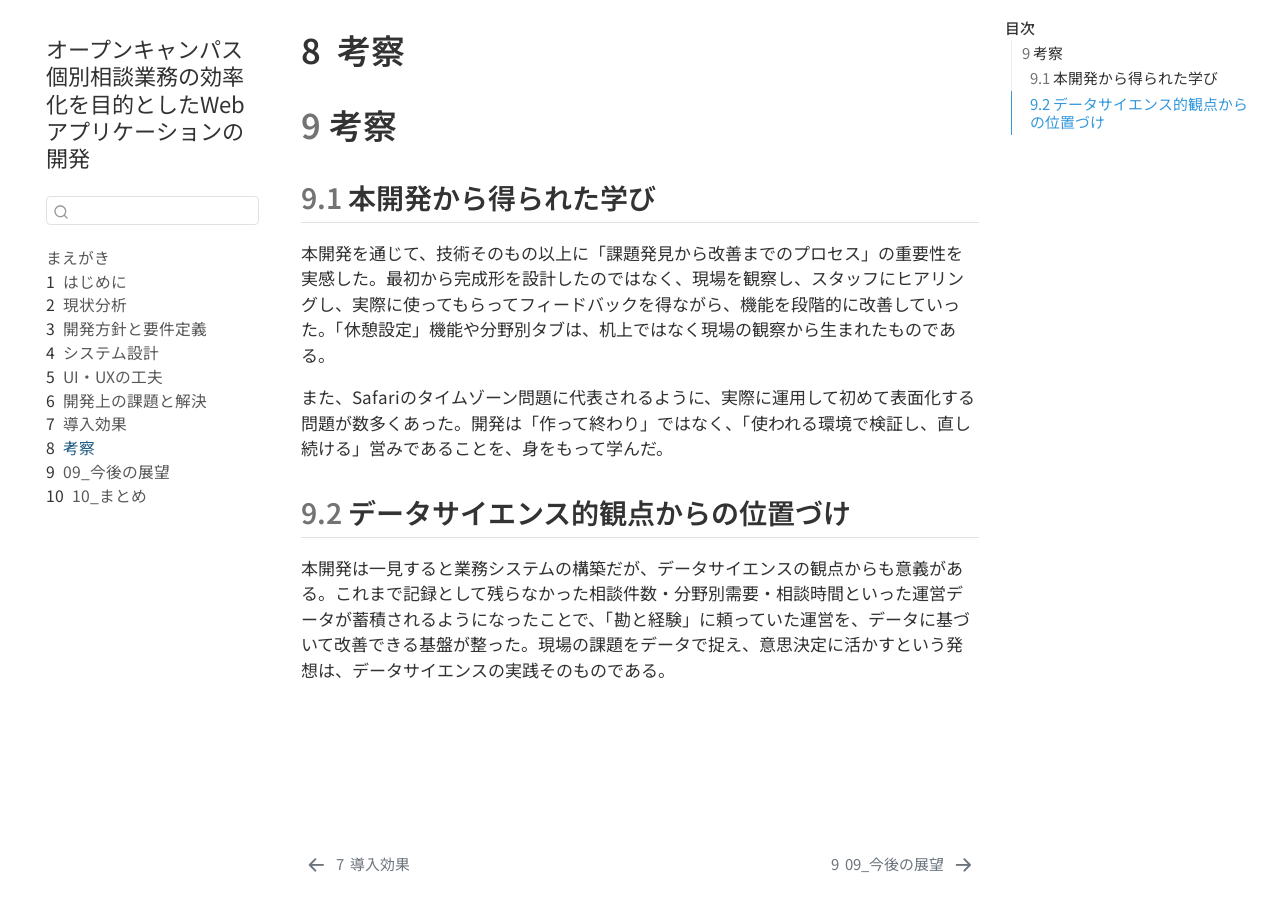
<file: 08_考察.html>
<!DOCTYPE html>
<html xmlns="http://www.w3.org/1999/xhtml" lang="ja" xml:lang="ja"><head>

<meta charset="utf-8">
<meta name="generator" content="quarto-1.9.36">

<meta name="viewport" content="width=device-width, initial-scale=1.0, user-scalable=yes">


<title>8&nbsp; 考察 – オープンキャンパス個別相談業務の効率化を目的としたWebアプリケーションの開発</title>
<style>
/* Default styles provided by pandoc.
** See https://pandoc.org/MANUAL.html#variables-for-html for config info.
*/
code{white-space: pre-wrap;}
span.smallcaps{font-variant: small-caps;}
div.columns{display: flex; gap: min(4vw, 1.5em);}
div.column{flex: auto; overflow-x: auto;}
div.hanging-indent{margin-left: 1.5em; text-indent: -1.5em;}
ul.task-list{list-style: none;}
ul.task-list li input[type="checkbox"] {
  width: 0.8em;
  margin: 0 0.8em 0.2em -1em; /* quarto-specific, see https://github.com/quarto-dev/quarto-cli/issues/4556 */ 
  vertical-align: middle;
}
</style>


<script src="site_libs/quarto-nav/quarto-nav.js"></script>
<script src="site_libs/quarto-nav/headroom.min.js"></script>
<script src="site_libs/clipboard/clipboard.min.js"></script>
<script src="site_libs/quarto-search/autocomplete.umd.js"></script>
<script src="site_libs/quarto-search/fuse.min.js"></script>
<script src="site_libs/quarto-search/quarto-search.js"></script>
<meta name="quarto:offset" content="./">
<link href="./09_今後の展望.html" rel="next">
<link href="./07_導入効果.html" rel="prev">
<script src="site_libs/quarto-html/quarto.js" type="module"></script>
<script src="site_libs/quarto-html/tabsets/tabsets.js" type="module"></script>
<script src="site_libs/quarto-html/popper.min.js"></script>
<script src="site_libs/quarto-html/tippy.umd.min.js"></script>
<script src="site_libs/quarto-html/anchor.min.js"></script>
<link href="site_libs/quarto-html/tippy.css" rel="stylesheet">
<link href="site_libs/quarto-html/quarto-syntax-highlighting-845c23b38eaddc0f92fda52bfe77a8c8.css" rel="stylesheet" id="quarto-text-highlighting-styles">
<script src="site_libs/bootstrap/bootstrap.min.js"></script>
<link href="site_libs/bootstrap/bootstrap-icons.css" rel="stylesheet">
<link href="site_libs/bootstrap/bootstrap-7d6722f26c9eca90c1a43cf756b6898c.min.css" rel="stylesheet" append-hash="true" id="quarto-bootstrap" data-mode="light">
<script id="quarto-search-options" type="application/json">{
  "location": "sidebar",
  "copy-button": false,
  "collapse-after": 3,
  "panel-placement": "start",
  "type": "textbox",
  "limit": 50,
  "keyboard-shortcut": [
    "f",
    "/",
    "s"
  ],
  "show-item-context": false,
  "language": {
    "search-no-results-text": "一致なし",
    "search-matching-documents-text": "一致した文書",
    "search-copy-link-title": "検索へのリンクをコピー",
    "search-hide-matches-text": "追加の検索結果を非表示",
    "search-more-match-text": "追加の検索結果",
    "search-more-matches-text": "追加の検索結果",
    "search-clear-button-title": "消去",
    "search-text-placeholder": "",
    "search-detached-cancel-button-title": "取消",
    "search-submit-button-title": "検索",
    "search-label": "サーチ"
  }
}</script>


</head>

<body class="nav-sidebar floating quarto-light">

<div id="quarto-search-results"></div>
  <header id="quarto-header" class="headroom fixed-top">
  <nav class="quarto-secondary-nav">
    <div class="container-fluid d-flex">
      <button type="button" class="quarto-btn-toggle btn" data-bs-toggle="collapse" role="button" data-bs-target=".quarto-sidebar-collapse-item" aria-controls="quarto-sidebar" aria-expanded="false" aria-label="サイドバーを切り替える" onclick="if (window.quartoToggleHeadroom) { window.quartoToggleHeadroom(); }">
        <i class="bi bi-layout-text-sidebar-reverse"></i>
      </button>
        <nav class="quarto-page-breadcrumbs" aria-label="breadcrumb"><ol class="breadcrumb"><li class="breadcrumb-item"><a href="./08_考察.html"><span class="chapter-number">8</span>&nbsp; <span class="chapter-title">考察</span></a></li></ol></nav>
        <a class="flex-grow-1" role="navigation" data-bs-toggle="collapse" data-bs-target=".quarto-sidebar-collapse-item" aria-controls="quarto-sidebar" aria-expanded="false" aria-label="サイドバーを切り替える" onclick="if (window.quartoToggleHeadroom) { window.quartoToggleHeadroom(); }">      
        </a>
      <button type="button" class="btn quarto-search-button" aria-label="サーチ" onclick="window.quartoOpenSearch();">
        <i class="bi bi-search"></i>
      </button>
    </div>
  </nav>
</header>
<!-- content -->
<div id="quarto-content" class="quarto-container page-columns page-rows-contents page-layout-article">
<!-- sidebar -->
  <nav id="quarto-sidebar" class="sidebar collapse collapse-horizontal quarto-sidebar-collapse-item sidebar-navigation floating overflow-auto">
    <div class="pt-lg-2 mt-2 text-left sidebar-header">
    <div class="sidebar-title mb-0 py-0">
      <a href="./">オープンキャンパス個別相談業務の効率化を目的としたWebアプリケーションの開発</a> 
    </div>
      </div>
        <div class="mt-2 flex-shrink-0 align-items-center">
        <div class="sidebar-search">
        <div id="quarto-search" class="" title="サーチ"></div>
        </div>
        </div>
    <div class="sidebar-menu-container"> 
    <ul class="list-unstyled mt-1">
        <li class="sidebar-item">
  <div class="sidebar-item-container"> 
  <a href="./index.html" class="sidebar-item-text sidebar-link">
 <span class="menu-text">まえがき</span></a>
  </div>
</li>
        <li class="sidebar-item">
  <div class="sidebar-item-container"> 
  <a href="./01_はじめに.html" class="sidebar-item-text sidebar-link">
 <span class="menu-text"><span class="chapter-number">1</span>&nbsp; <span class="chapter-title">はじめに</span></span></a>
  </div>
</li>
        <li class="sidebar-item">
  <div class="sidebar-item-container"> 
  <a href="./02_現状分析.html" class="sidebar-item-text sidebar-link">
 <span class="menu-text"><span class="chapter-number">2</span>&nbsp; <span class="chapter-title">現状分析</span></span></a>
  </div>
</li>
        <li class="sidebar-item">
  <div class="sidebar-item-container"> 
  <a href="./03_開発方針と要件定義.html" class="sidebar-item-text sidebar-link">
 <span class="menu-text"><span class="chapter-number">3</span>&nbsp; <span class="chapter-title">開発方針と要件定義</span></span></a>
  </div>
</li>
        <li class="sidebar-item">
  <div class="sidebar-item-container"> 
  <a href="./04_システム設計.html" class="sidebar-item-text sidebar-link">
 <span class="menu-text"><span class="chapter-number">4</span>&nbsp; <span class="chapter-title">システム設計</span></span></a>
  </div>
</li>
        <li class="sidebar-item">
  <div class="sidebar-item-container"> 
  <a href="./05_UI・UXの工夫.html" class="sidebar-item-text sidebar-link">
 <span class="menu-text"><span class="chapter-number">5</span>&nbsp; <span class="chapter-title">UI・UXの工夫</span></span></a>
  </div>
</li>
        <li class="sidebar-item">
  <div class="sidebar-item-container"> 
  <a href="./06_開発上の課題と解決.html" class="sidebar-item-text sidebar-link">
 <span class="menu-text"><span class="chapter-number">6</span>&nbsp; <span class="chapter-title">開発上の課題と解決</span></span></a>
  </div>
</li>
        <li class="sidebar-item">
  <div class="sidebar-item-container"> 
  <a href="./07_導入効果.html" class="sidebar-item-text sidebar-link">
 <span class="menu-text"><span class="chapter-number">7</span>&nbsp; <span class="chapter-title">導入効果</span></span></a>
  </div>
</li>
        <li class="sidebar-item">
  <div class="sidebar-item-container"> 
  <a href="./08_考察.html" class="sidebar-item-text sidebar-link active">
 <span class="menu-text"><span class="chapter-number">8</span>&nbsp; <span class="chapter-title">考察</span></span></a>
  </div>
</li>
        <li class="sidebar-item">
  <div class="sidebar-item-container"> 
  <a href="./09_今後の展望.html" class="sidebar-item-text sidebar-link">
 <span class="menu-text"><span class="chapter-number">9</span>&nbsp; <span class="chapter-title">09_今後の展望</span></span></a>
  </div>
</li>
        <li class="sidebar-item">
  <div class="sidebar-item-container"> 
  <a href="./10_まとめ.html" class="sidebar-item-text sidebar-link">
 <span class="menu-text"><span class="chapter-number">10</span>&nbsp; <span class="chapter-title">10_まとめ</span></span></a>
  </div>
</li>
    </ul>
    </div>
</nav>
<div id="quarto-sidebar-glass" class="quarto-sidebar-collapse-item" data-bs-toggle="collapse" data-bs-target=".quarto-sidebar-collapse-item"></div>
<!-- margin-sidebar -->
    <div id="quarto-margin-sidebar" class="sidebar margin-sidebar">
        <nav id="TOC" role="doc-toc" class="toc-active">
    <h2 id="toc-title">目次</h2>
   
  <ul class="collapse">
  <li><a href="#考察" id="toc-考察" class="nav-link active" data-scroll-target="#考察"><span class="header-section-number">9</span> 考察</a>
  <ul class="collapse">
  <li><a href="#本開発から得られた学び" id="toc-本開発から得られた学び" class="nav-link" data-scroll-target="#本開発から得られた学び"><span class="header-section-number">9.1</span> 本開発から得られた学び</a></li>
  <li><a href="#データサイエンス的観点からの位置づけ" id="toc-データサイエンス的観点からの位置づけ" class="nav-link" data-scroll-target="#データサイエンス的観点からの位置づけ"><span class="header-section-number">9.2</span> データサイエンス的観点からの位置づけ</a></li>
  </ul></li>
  </ul>
</nav>
    </div>
<!-- main -->
<main class="content" id="quarto-document-content">

<header id="title-block-header" class="quarto-title-block default">
<div class="quarto-title">
<h1 class="title"><span class="chapter-number">8</span>&nbsp; <span class="chapter-title">考察</span></h1>
</div>



<div class="quarto-title-meta">

    
  
    
  </div>
  


</header>


<section id="考察" class="level1" data-number="9">
<h1 data-number="9"><span class="header-section-number">9</span> 考察</h1>
<section id="本開発から得られた学び" class="level2" data-number="9.1">
<h2 data-number="9.1" class="anchored" data-anchor-id="本開発から得られた学び"><span class="header-section-number">9.1</span> 本開発から得られた学び</h2>
<p>本開発を通じて、技術そのもの以上に「課題発見から改善までのプロセス」の重要性を実感した。最初から完成形を設計したのではなく、現場を観察し、スタッフにヒアリングし、実際に使ってもらってフィードバックを得ながら、機能を段階的に改善していった。「休憩設定」機能や分野別タブは、机上ではなく現場の観察から生まれたものである。</p>
<p>また、Safariのタイムゾーン問題に代表されるように、実際に運用して初めて表面化する問題が数多くあった。開発は「作って終わり」ではなく、「使われる環境で検証し、直し続ける」営みであることを、身をもって学んだ。</p>
</section>
<section id="データサイエンス的観点からの位置づけ" class="level2" data-number="9.2">
<h2 data-number="9.2" class="anchored" data-anchor-id="データサイエンス的観点からの位置づけ"><span class="header-section-number">9.2</span> データサイエンス的観点からの位置づけ</h2>
<p>本開発は一見すると業務システムの構築だが、データサイエンスの観点からも意義がある。これまで記録として残らなかった相談件数・分野別需要・相談時間といった運営データが蓄積されるようになったことで、「勘と経験」に頼っていた運営を、データに基づいて改善できる基盤が整った。現場の課題をデータで捉え、意思決定に活かすという発想は、データサイエンスの実践そのものである。</p>


</section>
</section>

</main> <!-- /main -->
<script id="quarto-html-after-body" type="application/javascript">
  window.document.addEventListener("DOMContentLoaded", function (event) {
    const icon = "";
    const anchorJS = new window.AnchorJS();
    anchorJS.options = {
      placement: 'right',
      icon: icon
    };
    anchorJS.add('.anchored');
    const isCodeAnnotation = (el) => {
      for (const clz of el.classList) {
        if (clz.startsWith('code-annotation-')) {                     
          return true;
        }
      }
      return false;
    }
    const onCopySuccess = function(e) {
      // button target
      const button = e.trigger;
      // don't keep focus
      button.blur();
      // flash "checked"
      button.classList.add('code-copy-button-checked');
      var currentTitle = button.getAttribute("title");
      button.setAttribute("title", "コピーしました");
      let tooltip;
      if (window.bootstrap) {
        button.setAttribute("data-bs-toggle", "tooltip");
        button.setAttribute("data-bs-placement", "left");
        button.setAttribute("data-bs-title", "コピーしました");
        tooltip = new bootstrap.Tooltip(button, 
          { trigger: "manual", 
            customClass: "code-copy-button-tooltip",
            offset: [0, -8]});
        tooltip.show();    
      }
      setTimeout(function() {
        if (tooltip) {
          tooltip.hide();
          button.removeAttribute("data-bs-title");
          button.removeAttribute("data-bs-toggle");
          button.removeAttribute("data-bs-placement");
        }
        button.setAttribute("title", currentTitle);
        button.classList.remove('code-copy-button-checked');
      }, 1000);
      // clear code selection
      e.clearSelection();
    }
    const getTextToCopy = function(trigger) {
      const outerScaffold = trigger.parentElement.cloneNode(true);
      const codeEl = outerScaffold.querySelector('code');
      for (const childEl of codeEl.children) {
        if (isCodeAnnotation(childEl)) {
          childEl.remove();
        }
      }
      return codeEl.innerText;
    }
    const clipboard = new window.ClipboardJS('.code-copy-button:not([data-in-quarto-modal])', {
      text: getTextToCopy
    });
    clipboard.on('success', onCopySuccess);
    if (window.document.getElementById('quarto-embedded-source-code-modal')) {
      const clipboardModal = new window.ClipboardJS('.code-copy-button[data-in-quarto-modal]', {
        text: getTextToCopy,
        container: window.document.getElementById('quarto-embedded-source-code-modal')
      });
      clipboardModal.on('success', onCopySuccess);
    }
      var localhostRegex = new RegExp(/^(?:http|https):\/\/localhost\:?[0-9]*\//);
      var mailtoRegex = new RegExp(/^mailto:/);
        var filterRegex = new RegExp('/' + window.location.host + '/');
      var isInternal = (href) => {
          return filterRegex.test(href) || localhostRegex.test(href) || mailtoRegex.test(href);
      }
      // Inspect non-navigation links and adorn them if external
     var links = window.document.querySelectorAll('a[href]:not(.nav-link):not(.navbar-brand):not(.toc-action):not(.sidebar-link):not(.sidebar-item-toggle):not(.pagination-link):not(.no-external):not([aria-hidden]):not(.dropdown-item):not(.quarto-navigation-tool):not(.about-link)');
      for (var i=0; i<links.length; i++) {
        const link = links[i];
        if (!isInternal(link.href)) {
          // undo the damage that might have been done by quarto-nav.js in the case of
          // links that we want to consider external
          if (link.dataset.originalHref !== undefined) {
            link.href = link.dataset.originalHref;
          }
        }
      }
    function tippyHover(el, contentFn, onTriggerFn, onUntriggerFn) {
      const config = {
        allowHTML: true,
        maxWidth: 500,
        delay: 100,
        arrow: false,
        appendTo: function(el) {
            return el.parentElement;
        },
        interactive: true,
        interactiveBorder: 10,
        theme: 'quarto',
        placement: 'bottom-start',
      };
      if (contentFn) {
        config.content = contentFn;
      }
      if (onTriggerFn) {
        config.onTrigger = onTriggerFn;
      }
      if (onUntriggerFn) {
        config.onUntrigger = onUntriggerFn;
      }
      window.tippy(el, config); 
    }
    const noterefs = window.document.querySelectorAll('a[role="doc-noteref"]');
    for (var i=0; i<noterefs.length; i++) {
      const ref = noterefs[i];
      tippyHover(ref, function() {
        // use id or data attribute instead here
        let href = ref.getAttribute('data-footnote-href') || ref.getAttribute('href');
        try { href = new URL(href).hash; } catch {}
        const id = href.replace(/^#\/?/, "");
        const note = window.document.getElementById(id);
        if (note) {
          return note.innerHTML;
        } else {
          return "";
        }
      });
    }
    const xrefs = window.document.querySelectorAll('a.quarto-xref');
    const processXRef = (id, note) => {
      // Strip column container classes
      const stripColumnClz = (el) => {
        el.classList.remove("page-full", "page-columns");
        if (el.children) {
          for (const child of el.children) {
            stripColumnClz(child);
          }
        }
      }
      stripColumnClz(note)
      if (id === null || id.startsWith('sec-')) {
        // Special case sections, only their first couple elements
        const container = document.createElement("div");
        if (note.children && note.children.length > 2) {
          container.appendChild(note.children[0].cloneNode(true));
          for (let i = 1; i < note.children.length; i++) {
            const child = note.children[i];
            if (child.tagName === "P" && child.innerText === "") {
              continue;
            } else {
              container.appendChild(child.cloneNode(true));
              break;
            }
          }
          if (window.Quarto?.typesetMath) {
            window.Quarto.typesetMath(container);
          }
          return container.innerHTML
        } else {
          if (window.Quarto?.typesetMath) {
            window.Quarto.typesetMath(note);
          }
          return note.innerHTML;
        }
      } else {
        // Remove any anchor links if they are present
        const anchorLink = note.querySelector('a.anchorjs-link');
        if (anchorLink) {
          anchorLink.remove();
        }
        if (window.Quarto?.typesetMath) {
          window.Quarto.typesetMath(note);
        }
        if (note.classList.contains("callout")) {
          return note.outerHTML;
        } else {
          return note.innerHTML;
        }
      }
    }
    for (var i=0; i<xrefs.length; i++) {
      const xref = xrefs[i];
      tippyHover(xref, undefined, function(instance) {
        instance.disable();
        let url = xref.getAttribute('href');
        let hash = undefined; 
        if (url.startsWith('#')) {
          hash = url;
        } else {
          try { hash = new URL(url).hash; } catch {}
        }
        if (hash) {
          const id = hash.replace(/^#\/?/, "");
          const note = window.document.getElementById(id);
          if (note !== null) {
            try {
              const html = processXRef(id, note.cloneNode(true));
              instance.setContent(html);
            } finally {
              instance.enable();
              instance.show();
            }
          } else {
            // See if we can fetch this
            fetch(url.split('#')[0])
            .then(res => res.text())
            .then(html => {
              const parser = new DOMParser();
              const htmlDoc = parser.parseFromString(html, "text/html");
              const note = htmlDoc.getElementById(id);
              if (note !== null) {
                const html = processXRef(id, note);
                instance.setContent(html);
              } 
            }).finally(() => {
              instance.enable();
              instance.show();
            });
          }
        } else {
          // See if we can fetch a full url (with no hash to target)
          // This is a special case and we should probably do some content thinning / targeting
          fetch(url)
          .then(res => res.text())
          .then(html => {
            const parser = new DOMParser();
            const htmlDoc = parser.parseFromString(html, "text/html");
            const note = htmlDoc.querySelector('main.content');
            if (note !== null) {
              // This should only happen for chapter cross references
              // (since there is no id in the URL)
              // remove the first header
              if (note.children.length > 0 && note.children[0].tagName === "HEADER") {
                note.children[0].remove();
              }
              const html = processXRef(null, note);
              instance.setContent(html);
            } 
          }).finally(() => {
            instance.enable();
            instance.show();
          });
        }
      }, function(instance) {
      });
    }
        let selectedAnnoteEl;
        const selectorForAnnotation = ( cell, annotation) => {
          let cellAttr = 'data-code-cell="' + cell + '"';
          let lineAttr = 'data-code-annotation="' +  annotation + '"';
          const selector = 'span[' + cellAttr + '][' + lineAttr + ']';
          return selector;
        }
        const selectCodeLines = (annoteEl) => {
          const doc = window.document;
          const targetCell = annoteEl.getAttribute("data-target-cell");
          const targetAnnotation = annoteEl.getAttribute("data-target-annotation");
          const annoteSpan = window.document.querySelector(selectorForAnnotation(targetCell, targetAnnotation));
          const lines = annoteSpan.getAttribute("data-code-lines").split(",");
          const lineIds = lines.map((line) => {
            return targetCell + "-" + line;
          })
          let top = null;
          let height = null;
          let parent = null;
          if (lineIds.length > 0) {
              //compute the position of the single el (top and bottom and make a div)
              const el = window.document.getElementById(lineIds[0]);
              top = el.offsetTop;
              height = el.offsetHeight;
              parent = el.parentElement.parentElement;
            if (lineIds.length > 1) {
              const lastEl = window.document.getElementById(lineIds[lineIds.length - 1]);
              const bottom = lastEl.offsetTop + lastEl.offsetHeight;
              height = bottom - top;
            }
            if (top !== null && height !== null && parent !== null) {
              // cook up a div (if necessary) and position it 
              let div = window.document.getElementById("code-annotation-line-highlight");
              if (div === null) {
                div = window.document.createElement("div");
                div.setAttribute("id", "code-annotation-line-highlight");
                div.style.position = 'absolute';
                parent.appendChild(div);
              }
              div.style.top = top - 2 + "px";
              div.style.height = height + 4 + "px";
              div.style.left = 0;
              let gutterDiv = window.document.getElementById("code-annotation-line-highlight-gutter");
              if (gutterDiv === null) {
                gutterDiv = window.document.createElement("div");
                gutterDiv.setAttribute("id", "code-annotation-line-highlight-gutter");
                gutterDiv.style.position = 'absolute';
                const codeCell = window.document.getElementById(targetCell);
                const gutter = codeCell.querySelector('.code-annotation-gutter');
                gutter.appendChild(gutterDiv);
              }
              gutterDiv.style.top = top - 2 + "px";
              gutterDiv.style.height = height + 4 + "px";
            }
            selectedAnnoteEl = annoteEl;
          }
        };
        const unselectCodeLines = () => {
          const elementsIds = ["code-annotation-line-highlight", "code-annotation-line-highlight-gutter"];
          elementsIds.forEach((elId) => {
            const div = window.document.getElementById(elId);
            if (div) {
              div.remove();
            }
          });
          selectedAnnoteEl = undefined;
        };
          // Handle positioning of the toggle
      window.addEventListener(
        "resize",
        throttle(() => {
          elRect = undefined;
          if (selectedAnnoteEl) {
            selectCodeLines(selectedAnnoteEl);
          }
        }, 10)
      );
      function throttle(fn, ms) {
      let throttle = false;
      let timer;
        return (...args) => {
          if(!throttle) { // first call gets through
              fn.apply(this, args);
              throttle = true;
          } else { // all the others get throttled
              if(timer) clearTimeout(timer); // cancel #2
              timer = setTimeout(() => {
                fn.apply(this, args);
                timer = throttle = false;
              }, ms);
          }
        };
      }
        // Attach click handler to the DT
        const annoteDls = window.document.querySelectorAll('dt[data-target-cell]');
        for (const annoteDlNode of annoteDls) {
          annoteDlNode.addEventListener('click', (event) => {
            const clickedEl = event.target;
            if (clickedEl !== selectedAnnoteEl) {
              unselectCodeLines();
              const activeEl = window.document.querySelector('dt[data-target-cell].code-annotation-active');
              if (activeEl) {
                activeEl.classList.remove('code-annotation-active');
              }
              selectCodeLines(clickedEl);
              clickedEl.classList.add('code-annotation-active');
            } else {
              // Unselect the line
              unselectCodeLines();
              clickedEl.classList.remove('code-annotation-active');
            }
          });
        }
    const findCites = (el) => {
      const parentEl = el.parentElement;
      if (parentEl) {
        const cites = parentEl.dataset.cites;
        if (cites) {
          return {
            el,
            cites: cites.split(' ')
          };
        } else {
          return findCites(el.parentElement)
        }
      } else {
        return undefined;
      }
    };
    var bibliorefs = window.document.querySelectorAll('a[role="doc-biblioref"]');
    for (var i=0; i<bibliorefs.length; i++) {
      const ref = bibliorefs[i];
      const citeInfo = findCites(ref);
      if (citeInfo) {
        tippyHover(citeInfo.el, function() {
          var popup = window.document.createElement('div');
          citeInfo.cites.forEach(function(cite) {
            var citeDiv = window.document.createElement('div');
            citeDiv.classList.add('hanging-indent');
            citeDiv.classList.add('csl-entry');
            var biblioDiv = window.document.getElementById('ref-' + cite);
            if (biblioDiv) {
              citeDiv.innerHTML = biblioDiv.innerHTML;
            }
            popup.appendChild(citeDiv);
          });
          return popup.innerHTML;
        });
      }
    }
  });
  </script>
<nav class="page-navigation">
  <div class="nav-page nav-page-previous">
      <a href="./07_導入効果.html" class="pagination-link" aria-label="導入効果">
        <i class="bi bi-arrow-left-short"></i> <span class="nav-page-text"><span class="chapter-number">7</span>&nbsp; <span class="chapter-title">導入効果</span></span>
      </a>          
  </div>
  <div class="nav-page nav-page-next">
      <a href="./09_今後の展望.html" class="pagination-link" aria-label="09_今後の展望">
        <span class="nav-page-text"><span class="chapter-number">9</span>&nbsp; <span class="chapter-title">09_今後の展望</span></span> <i class="bi bi-arrow-right-short"></i>
      </a>
  </div>
</nav>
</div> <!-- /content -->




</body></html>
</file>
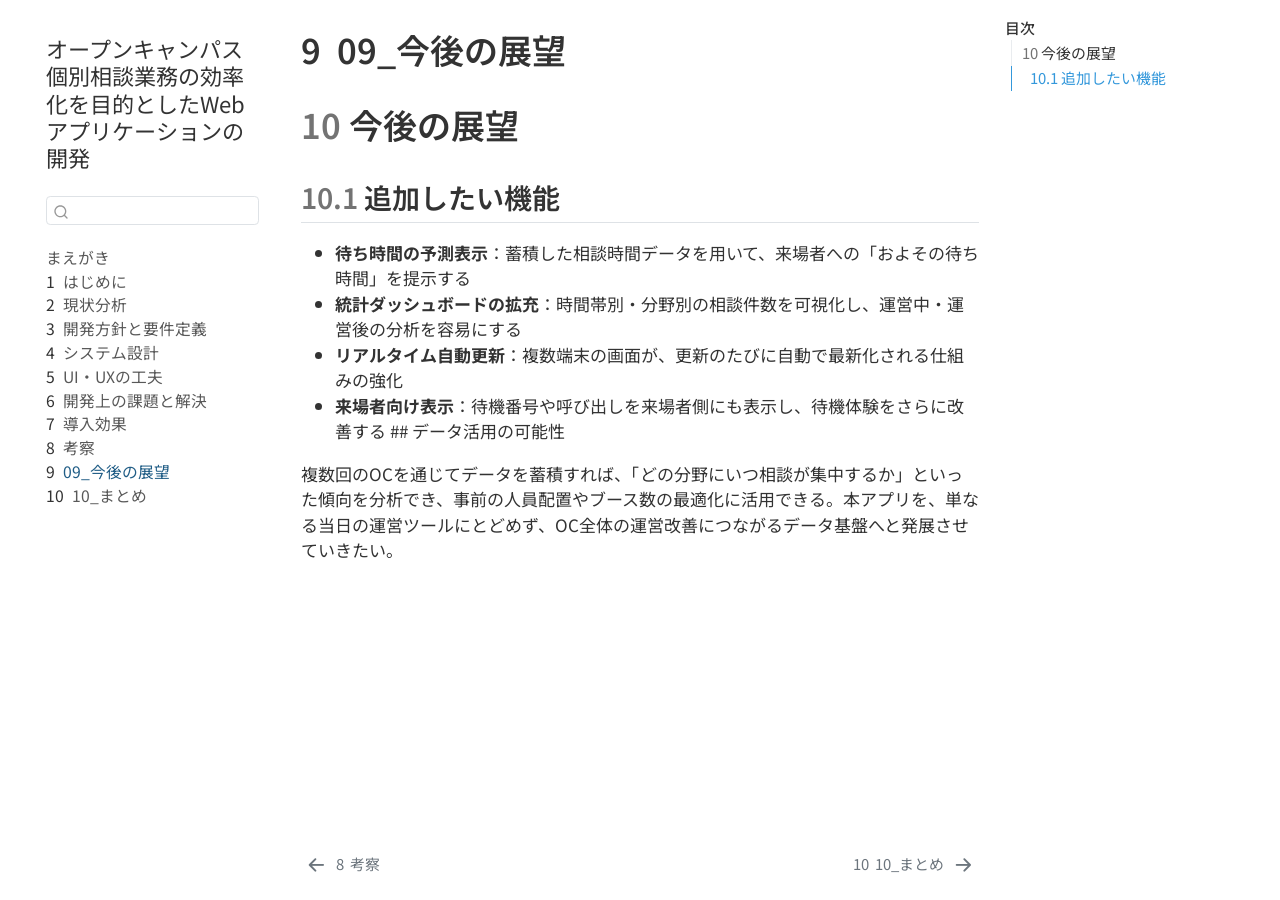
<file: 09_今後の展望.html>
<!DOCTYPE html>
<html xmlns="http://www.w3.org/1999/xhtml" lang="ja" xml:lang="ja"><head>

<meta charset="utf-8">
<meta name="generator" content="quarto-1.9.36">

<meta name="viewport" content="width=device-width, initial-scale=1.0, user-scalable=yes">


<title>9&nbsp; 09_今後の展望 – オープンキャンパス個別相談業務の効率化を目的としたWebアプリケーションの開発</title>
<style>
/* Default styles provided by pandoc.
** See https://pandoc.org/MANUAL.html#variables-for-html for config info.
*/
code{white-space: pre-wrap;}
span.smallcaps{font-variant: small-caps;}
div.columns{display: flex; gap: min(4vw, 1.5em);}
div.column{flex: auto; overflow-x: auto;}
div.hanging-indent{margin-left: 1.5em; text-indent: -1.5em;}
ul.task-list{list-style: none;}
ul.task-list li input[type="checkbox"] {
  width: 0.8em;
  margin: 0 0.8em 0.2em -1em; /* quarto-specific, see https://github.com/quarto-dev/quarto-cli/issues/4556 */ 
  vertical-align: middle;
}
</style>


<script src="site_libs/quarto-nav/quarto-nav.js"></script>
<script src="site_libs/quarto-nav/headroom.min.js"></script>
<script src="site_libs/clipboard/clipboard.min.js"></script>
<script src="site_libs/quarto-search/autocomplete.umd.js"></script>
<script src="site_libs/quarto-search/fuse.min.js"></script>
<script src="site_libs/quarto-search/quarto-search.js"></script>
<meta name="quarto:offset" content="./">
<link href="./10_まとめ.html" rel="next">
<link href="./08_考察.html" rel="prev">
<script src="site_libs/quarto-html/quarto.js" type="module"></script>
<script src="site_libs/quarto-html/tabsets/tabsets.js" type="module"></script>
<script src="site_libs/quarto-html/popper.min.js"></script>
<script src="site_libs/quarto-html/tippy.umd.min.js"></script>
<script src="site_libs/quarto-html/anchor.min.js"></script>
<link href="site_libs/quarto-html/tippy.css" rel="stylesheet">
<link href="site_libs/quarto-html/quarto-syntax-highlighting-845c23b38eaddc0f92fda52bfe77a8c8.css" rel="stylesheet" id="quarto-text-highlighting-styles">
<script src="site_libs/bootstrap/bootstrap.min.js"></script>
<link href="site_libs/bootstrap/bootstrap-icons.css" rel="stylesheet">
<link href="site_libs/bootstrap/bootstrap-7d6722f26c9eca90c1a43cf756b6898c.min.css" rel="stylesheet" append-hash="true" id="quarto-bootstrap" data-mode="light">
<script id="quarto-search-options" type="application/json">{
  "location": "sidebar",
  "copy-button": false,
  "collapse-after": 3,
  "panel-placement": "start",
  "type": "textbox",
  "limit": 50,
  "keyboard-shortcut": [
    "f",
    "/",
    "s"
  ],
  "show-item-context": false,
  "language": {
    "search-no-results-text": "一致なし",
    "search-matching-documents-text": "一致した文書",
    "search-copy-link-title": "検索へのリンクをコピー",
    "search-hide-matches-text": "追加の検索結果を非表示",
    "search-more-match-text": "追加の検索結果",
    "search-more-matches-text": "追加の検索結果",
    "search-clear-button-title": "消去",
    "search-text-placeholder": "",
    "search-detached-cancel-button-title": "取消",
    "search-submit-button-title": "検索",
    "search-label": "サーチ"
  }
}</script>


</head>

<body class="nav-sidebar floating quarto-light">

<div id="quarto-search-results"></div>
  <header id="quarto-header" class="headroom fixed-top">
  <nav class="quarto-secondary-nav">
    <div class="container-fluid d-flex">
      <button type="button" class="quarto-btn-toggle btn" data-bs-toggle="collapse" role="button" data-bs-target=".quarto-sidebar-collapse-item" aria-controls="quarto-sidebar" aria-expanded="false" aria-label="サイドバーを切り替える" onclick="if (window.quartoToggleHeadroom) { window.quartoToggleHeadroom(); }">
        <i class="bi bi-layout-text-sidebar-reverse"></i>
      </button>
        <nav class="quarto-page-breadcrumbs" aria-label="breadcrumb"><ol class="breadcrumb"><li class="breadcrumb-item"><a href="./09_今後の展望.html"><span class="chapter-number">9</span>&nbsp; <span class="chapter-title">09_今後の展望</span></a></li></ol></nav>
        <a class="flex-grow-1" role="navigation" data-bs-toggle="collapse" data-bs-target=".quarto-sidebar-collapse-item" aria-controls="quarto-sidebar" aria-expanded="false" aria-label="サイドバーを切り替える" onclick="if (window.quartoToggleHeadroom) { window.quartoToggleHeadroom(); }">      
        </a>
      <button type="button" class="btn quarto-search-button" aria-label="サーチ" onclick="window.quartoOpenSearch();">
        <i class="bi bi-search"></i>
      </button>
    </div>
  </nav>
</header>
<!-- content -->
<div id="quarto-content" class="quarto-container page-columns page-rows-contents page-layout-article">
<!-- sidebar -->
  <nav id="quarto-sidebar" class="sidebar collapse collapse-horizontal quarto-sidebar-collapse-item sidebar-navigation floating overflow-auto">
    <div class="pt-lg-2 mt-2 text-left sidebar-header">
    <div class="sidebar-title mb-0 py-0">
      <a href="./">オープンキャンパス個別相談業務の効率化を目的としたWebアプリケーションの開発</a> 
    </div>
      </div>
        <div class="mt-2 flex-shrink-0 align-items-center">
        <div class="sidebar-search">
        <div id="quarto-search" class="" title="サーチ"></div>
        </div>
        </div>
    <div class="sidebar-menu-container"> 
    <ul class="list-unstyled mt-1">
        <li class="sidebar-item">
  <div class="sidebar-item-container"> 
  <a href="./index.html" class="sidebar-item-text sidebar-link">
 <span class="menu-text">まえがき</span></a>
  </div>
</li>
        <li class="sidebar-item">
  <div class="sidebar-item-container"> 
  <a href="./01_はじめに.html" class="sidebar-item-text sidebar-link">
 <span class="menu-text"><span class="chapter-number">1</span>&nbsp; <span class="chapter-title">はじめに</span></span></a>
  </div>
</li>
        <li class="sidebar-item">
  <div class="sidebar-item-container"> 
  <a href="./02_現状分析.html" class="sidebar-item-text sidebar-link">
 <span class="menu-text"><span class="chapter-number">2</span>&nbsp; <span class="chapter-title">現状分析</span></span></a>
  </div>
</li>
        <li class="sidebar-item">
  <div class="sidebar-item-container"> 
  <a href="./03_開発方針と要件定義.html" class="sidebar-item-text sidebar-link">
 <span class="menu-text"><span class="chapter-number">3</span>&nbsp; <span class="chapter-title">開発方針と要件定義</span></span></a>
  </div>
</li>
        <li class="sidebar-item">
  <div class="sidebar-item-container"> 
  <a href="./04_システム設計.html" class="sidebar-item-text sidebar-link">
 <span class="menu-text"><span class="chapter-number">4</span>&nbsp; <span class="chapter-title">システム設計</span></span></a>
  </div>
</li>
        <li class="sidebar-item">
  <div class="sidebar-item-container"> 
  <a href="./05_UI・UXの工夫.html" class="sidebar-item-text sidebar-link">
 <span class="menu-text"><span class="chapter-number">5</span>&nbsp; <span class="chapter-title">UI・UXの工夫</span></span></a>
  </div>
</li>
        <li class="sidebar-item">
  <div class="sidebar-item-container"> 
  <a href="./06_開発上の課題と解決.html" class="sidebar-item-text sidebar-link">
 <span class="menu-text"><span class="chapter-number">6</span>&nbsp; <span class="chapter-title">開発上の課題と解決</span></span></a>
  </div>
</li>
        <li class="sidebar-item">
  <div class="sidebar-item-container"> 
  <a href="./07_導入効果.html" class="sidebar-item-text sidebar-link">
 <span class="menu-text"><span class="chapter-number">7</span>&nbsp; <span class="chapter-title">導入効果</span></span></a>
  </div>
</li>
        <li class="sidebar-item">
  <div class="sidebar-item-container"> 
  <a href="./08_考察.html" class="sidebar-item-text sidebar-link">
 <span class="menu-text"><span class="chapter-number">8</span>&nbsp; <span class="chapter-title">考察</span></span></a>
  </div>
</li>
        <li class="sidebar-item">
  <div class="sidebar-item-container"> 
  <a href="./09_今後の展望.html" class="sidebar-item-text sidebar-link active">
 <span class="menu-text"><span class="chapter-number">9</span>&nbsp; <span class="chapter-title">09_今後の展望</span></span></a>
  </div>
</li>
        <li class="sidebar-item">
  <div class="sidebar-item-container"> 
  <a href="./10_まとめ.html" class="sidebar-item-text sidebar-link">
 <span class="menu-text"><span class="chapter-number">10</span>&nbsp; <span class="chapter-title">10_まとめ</span></span></a>
  </div>
</li>
    </ul>
    </div>
</nav>
<div id="quarto-sidebar-glass" class="quarto-sidebar-collapse-item" data-bs-toggle="collapse" data-bs-target=".quarto-sidebar-collapse-item"></div>
<!-- margin-sidebar -->
    <div id="quarto-margin-sidebar" class="sidebar margin-sidebar">
        <nav id="TOC" role="doc-toc" class="toc-active">
    <h2 id="toc-title">目次</h2>
   
  <ul class="collapse">
  <li><a href="#今後の展望" id="toc-今後の展望" class="nav-link active" data-scroll-target="#今後の展望"><span class="header-section-number">10</span> 今後の展望</a>
  <ul class="collapse">
  <li><a href="#追加したい機能" id="toc-追加したい機能" class="nav-link" data-scroll-target="#追加したい機能"><span class="header-section-number">10.1</span> 追加したい機能</a></li>
  </ul></li>
  </ul>
</nav>
    </div>
<!-- main -->
<main class="content" id="quarto-document-content">

<header id="title-block-header" class="quarto-title-block default">
<div class="quarto-title">
<h1 class="title"><span class="chapter-number">9</span>&nbsp; <span class="chapter-title">09_今後の展望</span></h1>
</div>



<div class="quarto-title-meta">

    
  
    
  </div>
  


</header>


<section id="今後の展望" class="level1" data-number="10">
<h1 data-number="10"><span class="header-section-number">10</span> 今後の展望</h1>
<section id="追加したい機能" class="level2" data-number="10.1">
<h2 data-number="10.1" class="anchored" data-anchor-id="追加したい機能"><span class="header-section-number">10.1</span> 追加したい機能</h2>
<ul>
<li><strong>待ち時間の予測表示</strong>：蓄積した相談時間データを用いて、来場者への「およその待ち時間」を提示する</li>
<li><strong>統計ダッシュボードの拡充</strong>：時間帯別・分野別の相談件数を可視化し、運営中・運営後の分析を容易にする</li>
<li><strong>リアルタイム自動更新</strong>：複数端末の画面が、更新のたびに自動で最新化される仕組みの強化</li>
<li><strong>来場者向け表示</strong>：待機番号や呼び出しを来場者側にも表示し、待機体験をさらに改善する ## データ活用の可能性</li>
</ul>
<p>複数回のOCを通じてデータを蓄積すれば、「どの分野にいつ相談が集中するか」といった傾向を分析でき、事前の人員配置やブース数の最適化に活用できる。本アプリを、単なる当日の運営ツールにとどめず、OC全体の運営改善につながるデータ基盤へと発展させていきたい。</p>


</section>
</section>

</main> <!-- /main -->
<script id="quarto-html-after-body" type="application/javascript">
  window.document.addEventListener("DOMContentLoaded", function (event) {
    const icon = "";
    const anchorJS = new window.AnchorJS();
    anchorJS.options = {
      placement: 'right',
      icon: icon
    };
    anchorJS.add('.anchored');
    const isCodeAnnotation = (el) => {
      for (const clz of el.classList) {
        if (clz.startsWith('code-annotation-')) {                     
          return true;
        }
      }
      return false;
    }
    const onCopySuccess = function(e) {
      // button target
      const button = e.trigger;
      // don't keep focus
      button.blur();
      // flash "checked"
      button.classList.add('code-copy-button-checked');
      var currentTitle = button.getAttribute("title");
      button.setAttribute("title", "コピーしました");
      let tooltip;
      if (window.bootstrap) {
        button.setAttribute("data-bs-toggle", "tooltip");
        button.setAttribute("data-bs-placement", "left");
        button.setAttribute("data-bs-title", "コピーしました");
        tooltip = new bootstrap.Tooltip(button, 
          { trigger: "manual", 
            customClass: "code-copy-button-tooltip",
            offset: [0, -8]});
        tooltip.show();    
      }
      setTimeout(function() {
        if (tooltip) {
          tooltip.hide();
          button.removeAttribute("data-bs-title");
          button.removeAttribute("data-bs-toggle");
          button.removeAttribute("data-bs-placement");
        }
        button.setAttribute("title", currentTitle);
        button.classList.remove('code-copy-button-checked');
      }, 1000);
      // clear code selection
      e.clearSelection();
    }
    const getTextToCopy = function(trigger) {
      const outerScaffold = trigger.parentElement.cloneNode(true);
      const codeEl = outerScaffold.querySelector('code');
      for (const childEl of codeEl.children) {
        if (isCodeAnnotation(childEl)) {
          childEl.remove();
        }
      }
      return codeEl.innerText;
    }
    const clipboard = new window.ClipboardJS('.code-copy-button:not([data-in-quarto-modal])', {
      text: getTextToCopy
    });
    clipboard.on('success', onCopySuccess);
    if (window.document.getElementById('quarto-embedded-source-code-modal')) {
      const clipboardModal = new window.ClipboardJS('.code-copy-button[data-in-quarto-modal]', {
        text: getTextToCopy,
        container: window.document.getElementById('quarto-embedded-source-code-modal')
      });
      clipboardModal.on('success', onCopySuccess);
    }
      var localhostRegex = new RegExp(/^(?:http|https):\/\/localhost\:?[0-9]*\//);
      var mailtoRegex = new RegExp(/^mailto:/);
        var filterRegex = new RegExp('/' + window.location.host + '/');
      var isInternal = (href) => {
          return filterRegex.test(href) || localhostRegex.test(href) || mailtoRegex.test(href);
      }
      // Inspect non-navigation links and adorn them if external
     var links = window.document.querySelectorAll('a[href]:not(.nav-link):not(.navbar-brand):not(.toc-action):not(.sidebar-link):not(.sidebar-item-toggle):not(.pagination-link):not(.no-external):not([aria-hidden]):not(.dropdown-item):not(.quarto-navigation-tool):not(.about-link)');
      for (var i=0; i<links.length; i++) {
        const link = links[i];
        if (!isInternal(link.href)) {
          // undo the damage that might have been done by quarto-nav.js in the case of
          // links that we want to consider external
          if (link.dataset.originalHref !== undefined) {
            link.href = link.dataset.originalHref;
          }
        }
      }
    function tippyHover(el, contentFn, onTriggerFn, onUntriggerFn) {
      const config = {
        allowHTML: true,
        maxWidth: 500,
        delay: 100,
        arrow: false,
        appendTo: function(el) {
            return el.parentElement;
        },
        interactive: true,
        interactiveBorder: 10,
        theme: 'quarto',
        placement: 'bottom-start',
      };
      if (contentFn) {
        config.content = contentFn;
      }
      if (onTriggerFn) {
        config.onTrigger = onTriggerFn;
      }
      if (onUntriggerFn) {
        config.onUntrigger = onUntriggerFn;
      }
      window.tippy(el, config); 
    }
    const noterefs = window.document.querySelectorAll('a[role="doc-noteref"]');
    for (var i=0; i<noterefs.length; i++) {
      const ref = noterefs[i];
      tippyHover(ref, function() {
        // use id or data attribute instead here
        let href = ref.getAttribute('data-footnote-href') || ref.getAttribute('href');
        try { href = new URL(href).hash; } catch {}
        const id = href.replace(/^#\/?/, "");
        const note = window.document.getElementById(id);
        if (note) {
          return note.innerHTML;
        } else {
          return "";
        }
      });
    }
    const xrefs = window.document.querySelectorAll('a.quarto-xref');
    const processXRef = (id, note) => {
      // Strip column container classes
      const stripColumnClz = (el) => {
        el.classList.remove("page-full", "page-columns");
        if (el.children) {
          for (const child of el.children) {
            stripColumnClz(child);
          }
        }
      }
      stripColumnClz(note)
      if (id === null || id.startsWith('sec-')) {
        // Special case sections, only their first couple elements
        const container = document.createElement("div");
        if (note.children && note.children.length > 2) {
          container.appendChild(note.children[0].cloneNode(true));
          for (let i = 1; i < note.children.length; i++) {
            const child = note.children[i];
            if (child.tagName === "P" && child.innerText === "") {
              continue;
            } else {
              container.appendChild(child.cloneNode(true));
              break;
            }
          }
          if (window.Quarto?.typesetMath) {
            window.Quarto.typesetMath(container);
          }
          return container.innerHTML
        } else {
          if (window.Quarto?.typesetMath) {
            window.Quarto.typesetMath(note);
          }
          return note.innerHTML;
        }
      } else {
        // Remove any anchor links if they are present
        const anchorLink = note.querySelector('a.anchorjs-link');
        if (anchorLink) {
          anchorLink.remove();
        }
        if (window.Quarto?.typesetMath) {
          window.Quarto.typesetMath(note);
        }
        if (note.classList.contains("callout")) {
          return note.outerHTML;
        } else {
          return note.innerHTML;
        }
      }
    }
    for (var i=0; i<xrefs.length; i++) {
      const xref = xrefs[i];
      tippyHover(xref, undefined, function(instance) {
        instance.disable();
        let url = xref.getAttribute('href');
        let hash = undefined; 
        if (url.startsWith('#')) {
          hash = url;
        } else {
          try { hash = new URL(url).hash; } catch {}
        }
        if (hash) {
          const id = hash.replace(/^#\/?/, "");
          const note = window.document.getElementById(id);
          if (note !== null) {
            try {
              const html = processXRef(id, note.cloneNode(true));
              instance.setContent(html);
            } finally {
              instance.enable();
              instance.show();
            }
          } else {
            // See if we can fetch this
            fetch(url.split('#')[0])
            .then(res => res.text())
            .then(html => {
              const parser = new DOMParser();
              const htmlDoc = parser.parseFromString(html, "text/html");
              const note = htmlDoc.getElementById(id);
              if (note !== null) {
                const html = processXRef(id, note);
                instance.setContent(html);
              } 
            }).finally(() => {
              instance.enable();
              instance.show();
            });
          }
        } else {
          // See if we can fetch a full url (with no hash to target)
          // This is a special case and we should probably do some content thinning / targeting
          fetch(url)
          .then(res => res.text())
          .then(html => {
            const parser = new DOMParser();
            const htmlDoc = parser.parseFromString(html, "text/html");
            const note = htmlDoc.querySelector('main.content');
            if (note !== null) {
              // This should only happen for chapter cross references
              // (since there is no id in the URL)
              // remove the first header
              if (note.children.length > 0 && note.children[0].tagName === "HEADER") {
                note.children[0].remove();
              }
              const html = processXRef(null, note);
              instance.setContent(html);
            } 
          }).finally(() => {
            instance.enable();
            instance.show();
          });
        }
      }, function(instance) {
      });
    }
        let selectedAnnoteEl;
        const selectorForAnnotation = ( cell, annotation) => {
          let cellAttr = 'data-code-cell="' + cell + '"';
          let lineAttr = 'data-code-annotation="' +  annotation + '"';
          const selector = 'span[' + cellAttr + '][' + lineAttr + ']';
          return selector;
        }
        const selectCodeLines = (annoteEl) => {
          const doc = window.document;
          const targetCell = annoteEl.getAttribute("data-target-cell");
          const targetAnnotation = annoteEl.getAttribute("data-target-annotation");
          const annoteSpan = window.document.querySelector(selectorForAnnotation(targetCell, targetAnnotation));
          const lines = annoteSpan.getAttribute("data-code-lines").split(",");
          const lineIds = lines.map((line) => {
            return targetCell + "-" + line;
          })
          let top = null;
          let height = null;
          let parent = null;
          if (lineIds.length > 0) {
              //compute the position of the single el (top and bottom and make a div)
              const el = window.document.getElementById(lineIds[0]);
              top = el.offsetTop;
              height = el.offsetHeight;
              parent = el.parentElement.parentElement;
            if (lineIds.length > 1) {
              const lastEl = window.document.getElementById(lineIds[lineIds.length - 1]);
              const bottom = lastEl.offsetTop + lastEl.offsetHeight;
              height = bottom - top;
            }
            if (top !== null && height !== null && parent !== null) {
              // cook up a div (if necessary) and position it 
              let div = window.document.getElementById("code-annotation-line-highlight");
              if (div === null) {
                div = window.document.createElement("div");
                div.setAttribute("id", "code-annotation-line-highlight");
                div.style.position = 'absolute';
                parent.appendChild(div);
              }
              div.style.top = top - 2 + "px";
              div.style.height = height + 4 + "px";
              div.style.left = 0;
              let gutterDiv = window.document.getElementById("code-annotation-line-highlight-gutter");
              if (gutterDiv === null) {
                gutterDiv = window.document.createElement("div");
                gutterDiv.setAttribute("id", "code-annotation-line-highlight-gutter");
                gutterDiv.style.position = 'absolute';
                const codeCell = window.document.getElementById(targetCell);
                const gutter = codeCell.querySelector('.code-annotation-gutter');
                gutter.appendChild(gutterDiv);
              }
              gutterDiv.style.top = top - 2 + "px";
              gutterDiv.style.height = height + 4 + "px";
            }
            selectedAnnoteEl = annoteEl;
          }
        };
        const unselectCodeLines = () => {
          const elementsIds = ["code-annotation-line-highlight", "code-annotation-line-highlight-gutter"];
          elementsIds.forEach((elId) => {
            const div = window.document.getElementById(elId);
            if (div) {
              div.remove();
            }
          });
          selectedAnnoteEl = undefined;
        };
          // Handle positioning of the toggle
      window.addEventListener(
        "resize",
        throttle(() => {
          elRect = undefined;
          if (selectedAnnoteEl) {
            selectCodeLines(selectedAnnoteEl);
          }
        }, 10)
      );
      function throttle(fn, ms) {
      let throttle = false;
      let timer;
        return (...args) => {
          if(!throttle) { // first call gets through
              fn.apply(this, args);
              throttle = true;
          } else { // all the others get throttled
              if(timer) clearTimeout(timer); // cancel #2
              timer = setTimeout(() => {
                fn.apply(this, args);
                timer = throttle = false;
              }, ms);
          }
        };
      }
        // Attach click handler to the DT
        const annoteDls = window.document.querySelectorAll('dt[data-target-cell]');
        for (const annoteDlNode of annoteDls) {
          annoteDlNode.addEventListener('click', (event) => {
            const clickedEl = event.target;
            if (clickedEl !== selectedAnnoteEl) {
              unselectCodeLines();
              const activeEl = window.document.querySelector('dt[data-target-cell].code-annotation-active');
              if (activeEl) {
                activeEl.classList.remove('code-annotation-active');
              }
              selectCodeLines(clickedEl);
              clickedEl.classList.add('code-annotation-active');
            } else {
              // Unselect the line
              unselectCodeLines();
              clickedEl.classList.remove('code-annotation-active');
            }
          });
        }
    const findCites = (el) => {
      const parentEl = el.parentElement;
      if (parentEl) {
        const cites = parentEl.dataset.cites;
        if (cites) {
          return {
            el,
            cites: cites.split(' ')
          };
        } else {
          return findCites(el.parentElement)
        }
      } else {
        return undefined;
      }
    };
    var bibliorefs = window.document.querySelectorAll('a[role="doc-biblioref"]');
    for (var i=0; i<bibliorefs.length; i++) {
      const ref = bibliorefs[i];
      const citeInfo = findCites(ref);
      if (citeInfo) {
        tippyHover(citeInfo.el, function() {
          var popup = window.document.createElement('div');
          citeInfo.cites.forEach(function(cite) {
            var citeDiv = window.document.createElement('div');
            citeDiv.classList.add('hanging-indent');
            citeDiv.classList.add('csl-entry');
            var biblioDiv = window.document.getElementById('ref-' + cite);
            if (biblioDiv) {
              citeDiv.innerHTML = biblioDiv.innerHTML;
            }
            popup.appendChild(citeDiv);
          });
          return popup.innerHTML;
        });
      }
    }
  });
  </script>
<nav class="page-navigation">
  <div class="nav-page nav-page-previous">
      <a href="./08_考察.html" class="pagination-link" aria-label="考察">
        <i class="bi bi-arrow-left-short"></i> <span class="nav-page-text"><span class="chapter-number">8</span>&nbsp; <span class="chapter-title">考察</span></span>
      </a>          
  </div>
  <div class="nav-page nav-page-next">
      <a href="./10_まとめ.html" class="pagination-link" aria-label="10_まとめ">
        <span class="nav-page-text"><span class="chapter-number">10</span>&nbsp; <span class="chapter-title">10_まとめ</span></span> <i class="bi bi-arrow-right-short"></i>
      </a>
  </div>
</nav>
</div> <!-- /content -->




</body></html>
</file>
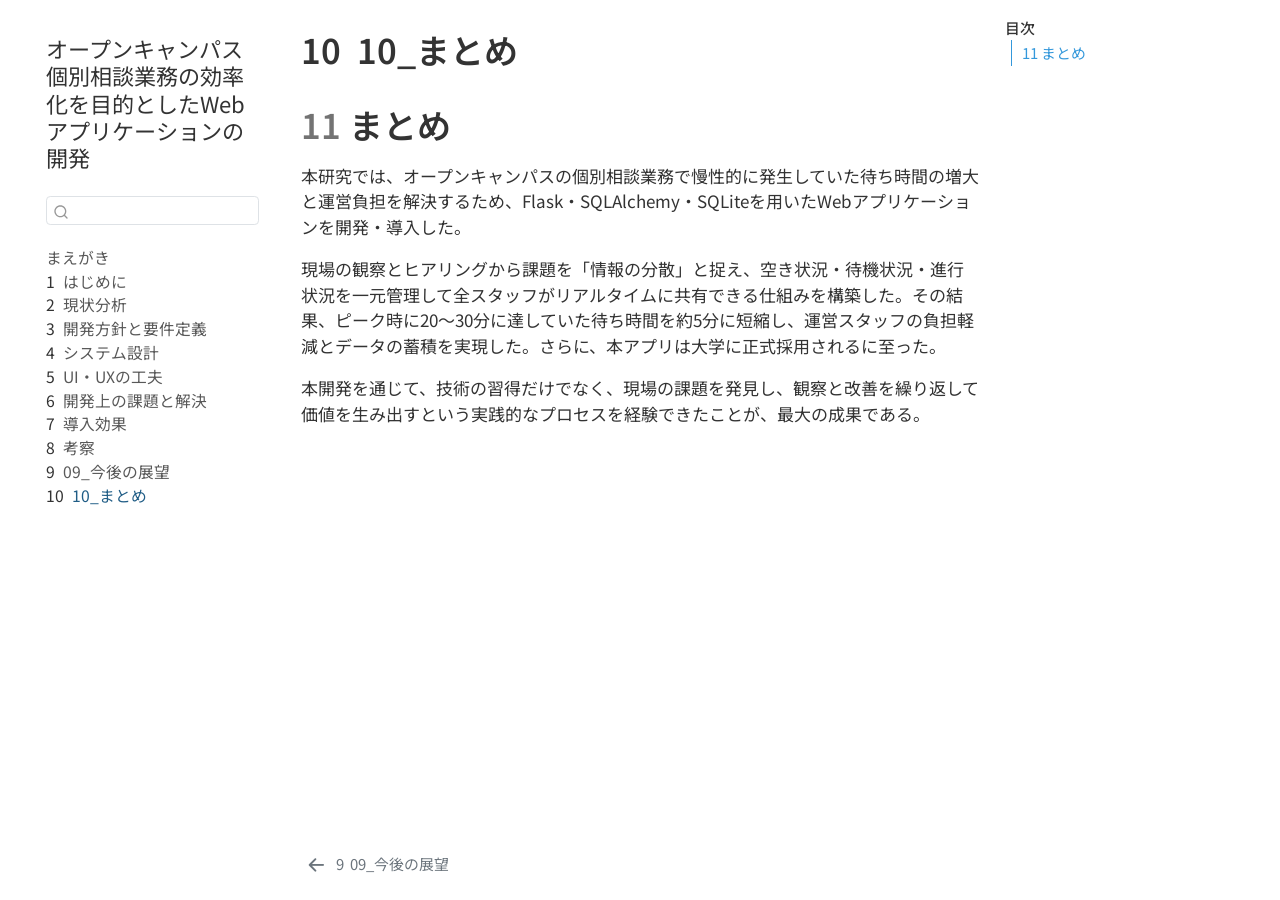
<file: 10_まとめ.html>
<!DOCTYPE html>
<html xmlns="http://www.w3.org/1999/xhtml" lang="ja" xml:lang="ja"><head>

<meta charset="utf-8">
<meta name="generator" content="quarto-1.9.36">

<meta name="viewport" content="width=device-width, initial-scale=1.0, user-scalable=yes">


<title>10&nbsp; 10_まとめ – オープンキャンパス個別相談業務の効率化を目的としたWebアプリケーションの開発</title>
<style>
/* Default styles provided by pandoc.
** See https://pandoc.org/MANUAL.html#variables-for-html for config info.
*/
code{white-space: pre-wrap;}
span.smallcaps{font-variant: small-caps;}
div.columns{display: flex; gap: min(4vw, 1.5em);}
div.column{flex: auto; overflow-x: auto;}
div.hanging-indent{margin-left: 1.5em; text-indent: -1.5em;}
ul.task-list{list-style: none;}
ul.task-list li input[type="checkbox"] {
  width: 0.8em;
  margin: 0 0.8em 0.2em -1em; /* quarto-specific, see https://github.com/quarto-dev/quarto-cli/issues/4556 */ 
  vertical-align: middle;
}
</style>


<script src="site_libs/quarto-nav/quarto-nav.js"></script>
<script src="site_libs/quarto-nav/headroom.min.js"></script>
<script src="site_libs/clipboard/clipboard.min.js"></script>
<script src="site_libs/quarto-search/autocomplete.umd.js"></script>
<script src="site_libs/quarto-search/fuse.min.js"></script>
<script src="site_libs/quarto-search/quarto-search.js"></script>
<meta name="quarto:offset" content="./">
<link href="./09_今後の展望.html" rel="prev">
<script src="site_libs/quarto-html/quarto.js" type="module"></script>
<script src="site_libs/quarto-html/tabsets/tabsets.js" type="module"></script>
<script src="site_libs/quarto-html/popper.min.js"></script>
<script src="site_libs/quarto-html/tippy.umd.min.js"></script>
<script src="site_libs/quarto-html/anchor.min.js"></script>
<link href="site_libs/quarto-html/tippy.css" rel="stylesheet">
<link href="site_libs/quarto-html/quarto-syntax-highlighting-845c23b38eaddc0f92fda52bfe77a8c8.css" rel="stylesheet" id="quarto-text-highlighting-styles">
<script src="site_libs/bootstrap/bootstrap.min.js"></script>
<link href="site_libs/bootstrap/bootstrap-icons.css" rel="stylesheet">
<link href="site_libs/bootstrap/bootstrap-7d6722f26c9eca90c1a43cf756b6898c.min.css" rel="stylesheet" append-hash="true" id="quarto-bootstrap" data-mode="light">
<script id="quarto-search-options" type="application/json">{
  "location": "sidebar",
  "copy-button": false,
  "collapse-after": 3,
  "panel-placement": "start",
  "type": "textbox",
  "limit": 50,
  "keyboard-shortcut": [
    "f",
    "/",
    "s"
  ],
  "show-item-context": false,
  "language": {
    "search-no-results-text": "一致なし",
    "search-matching-documents-text": "一致した文書",
    "search-copy-link-title": "検索へのリンクをコピー",
    "search-hide-matches-text": "追加の検索結果を非表示",
    "search-more-match-text": "追加の検索結果",
    "search-more-matches-text": "追加の検索結果",
    "search-clear-button-title": "消去",
    "search-text-placeholder": "",
    "search-detached-cancel-button-title": "取消",
    "search-submit-button-title": "検索",
    "search-label": "サーチ"
  }
}</script>


</head>

<body class="nav-sidebar floating quarto-light">

<div id="quarto-search-results"></div>
  <header id="quarto-header" class="headroom fixed-top">
  <nav class="quarto-secondary-nav">
    <div class="container-fluid d-flex">
      <button type="button" class="quarto-btn-toggle btn" data-bs-toggle="collapse" role="button" data-bs-target=".quarto-sidebar-collapse-item" aria-controls="quarto-sidebar" aria-expanded="false" aria-label="サイドバーを切り替える" onclick="if (window.quartoToggleHeadroom) { window.quartoToggleHeadroom(); }">
        <i class="bi bi-layout-text-sidebar-reverse"></i>
      </button>
        <nav class="quarto-page-breadcrumbs" aria-label="breadcrumb"><ol class="breadcrumb"><li class="breadcrumb-item"><a href="./10_まとめ.html"><span class="chapter-number">10</span>&nbsp; <span class="chapter-title">10_まとめ</span></a></li></ol></nav>
        <a class="flex-grow-1" role="navigation" data-bs-toggle="collapse" data-bs-target=".quarto-sidebar-collapse-item" aria-controls="quarto-sidebar" aria-expanded="false" aria-label="サイドバーを切り替える" onclick="if (window.quartoToggleHeadroom) { window.quartoToggleHeadroom(); }">      
        </a>
      <button type="button" class="btn quarto-search-button" aria-label="サーチ" onclick="window.quartoOpenSearch();">
        <i class="bi bi-search"></i>
      </button>
    </div>
  </nav>
</header>
<!-- content -->
<div id="quarto-content" class="quarto-container page-columns page-rows-contents page-layout-article">
<!-- sidebar -->
  <nav id="quarto-sidebar" class="sidebar collapse collapse-horizontal quarto-sidebar-collapse-item sidebar-navigation floating overflow-auto">
    <div class="pt-lg-2 mt-2 text-left sidebar-header">
    <div class="sidebar-title mb-0 py-0">
      <a href="./">オープンキャンパス個別相談業務の効率化を目的としたWebアプリケーションの開発</a> 
    </div>
      </div>
        <div class="mt-2 flex-shrink-0 align-items-center">
        <div class="sidebar-search">
        <div id="quarto-search" class="" title="サーチ"></div>
        </div>
        </div>
    <div class="sidebar-menu-container"> 
    <ul class="list-unstyled mt-1">
        <li class="sidebar-item">
  <div class="sidebar-item-container"> 
  <a href="./index.html" class="sidebar-item-text sidebar-link">
 <span class="menu-text">まえがき</span></a>
  </div>
</li>
        <li class="sidebar-item">
  <div class="sidebar-item-container"> 
  <a href="./01_はじめに.html" class="sidebar-item-text sidebar-link">
 <span class="menu-text"><span class="chapter-number">1</span>&nbsp; <span class="chapter-title">はじめに</span></span></a>
  </div>
</li>
        <li class="sidebar-item">
  <div class="sidebar-item-container"> 
  <a href="./02_現状分析.html" class="sidebar-item-text sidebar-link">
 <span class="menu-text"><span class="chapter-number">2</span>&nbsp; <span class="chapter-title">現状分析</span></span></a>
  </div>
</li>
        <li class="sidebar-item">
  <div class="sidebar-item-container"> 
  <a href="./03_開発方針と要件定義.html" class="sidebar-item-text sidebar-link">
 <span class="menu-text"><span class="chapter-number">3</span>&nbsp; <span class="chapter-title">開発方針と要件定義</span></span></a>
  </div>
</li>
        <li class="sidebar-item">
  <div class="sidebar-item-container"> 
  <a href="./04_システム設計.html" class="sidebar-item-text sidebar-link">
 <span class="menu-text"><span class="chapter-number">4</span>&nbsp; <span class="chapter-title">システム設計</span></span></a>
  </div>
</li>
        <li class="sidebar-item">
  <div class="sidebar-item-container"> 
  <a href="./05_UI・UXの工夫.html" class="sidebar-item-text sidebar-link">
 <span class="menu-text"><span class="chapter-number">5</span>&nbsp; <span class="chapter-title">UI・UXの工夫</span></span></a>
  </div>
</li>
        <li class="sidebar-item">
  <div class="sidebar-item-container"> 
  <a href="./06_開発上の課題と解決.html" class="sidebar-item-text sidebar-link">
 <span class="menu-text"><span class="chapter-number">6</span>&nbsp; <span class="chapter-title">開発上の課題と解決</span></span></a>
  </div>
</li>
        <li class="sidebar-item">
  <div class="sidebar-item-container"> 
  <a href="./07_導入効果.html" class="sidebar-item-text sidebar-link">
 <span class="menu-text"><span class="chapter-number">7</span>&nbsp; <span class="chapter-title">導入効果</span></span></a>
  </div>
</li>
        <li class="sidebar-item">
  <div class="sidebar-item-container"> 
  <a href="./08_考察.html" class="sidebar-item-text sidebar-link">
 <span class="menu-text"><span class="chapter-number">8</span>&nbsp; <span class="chapter-title">考察</span></span></a>
  </div>
</li>
        <li class="sidebar-item">
  <div class="sidebar-item-container"> 
  <a href="./09_今後の展望.html" class="sidebar-item-text sidebar-link">
 <span class="menu-text"><span class="chapter-number">9</span>&nbsp; <span class="chapter-title">09_今後の展望</span></span></a>
  </div>
</li>
        <li class="sidebar-item">
  <div class="sidebar-item-container"> 
  <a href="./10_まとめ.html" class="sidebar-item-text sidebar-link active">
 <span class="menu-text"><span class="chapter-number">10</span>&nbsp; <span class="chapter-title">10_まとめ</span></span></a>
  </div>
</li>
    </ul>
    </div>
</nav>
<div id="quarto-sidebar-glass" class="quarto-sidebar-collapse-item" data-bs-toggle="collapse" data-bs-target=".quarto-sidebar-collapse-item"></div>
<!-- margin-sidebar -->
    <div id="quarto-margin-sidebar" class="sidebar margin-sidebar">
        <nav id="TOC" role="doc-toc" class="toc-active">
    <h2 id="toc-title">目次</h2>
   
  <ul class="collapse">
  <li><a href="#まとめ" id="toc-まとめ" class="nav-link active" data-scroll-target="#まとめ"><span class="header-section-number">11</span> まとめ</a></li>
  </ul>
</nav>
    </div>
<!-- main -->
<main class="content" id="quarto-document-content">

<header id="title-block-header" class="quarto-title-block default">
<div class="quarto-title">
<h1 class="title"><span class="chapter-number">10</span>&nbsp; <span class="chapter-title">10_まとめ</span></h1>
</div>



<div class="quarto-title-meta">

    
  
    
  </div>
  


</header>


<section id="まとめ" class="level1" data-number="11">
<h1 data-number="11"><span class="header-section-number">11</span> まとめ</h1>
<p>本研究では、オープンキャンパスの個別相談業務で慢性的に発生していた待ち時間の増大と運営負担を解決するため、Flask・SQLAlchemy・SQLiteを用いたWebアプリケーションを開発・導入した。</p>
<p>現場の観察とヒアリングから課題を「情報の分散」と捉え、空き状況・待機状況・進行状況を一元管理して全スタッフがリアルタイムに共有できる仕組みを構築した。その結果、ピーク時に20〜30分に達していた待ち時間を約5分に短縮し、運営スタッフの負担軽減とデータの蓄積を実現した。さらに、本アプリは大学に正式採用されるに至った。</p>
<p>本開発を通じて、技術の習得だけでなく、現場の課題を発見し、観察と改善を繰り返して価値を生み出すという実践的なプロセスを経験できたことが、最大の成果である。</p>


</section>

</main> <!-- /main -->
<script id="quarto-html-after-body" type="application/javascript">
  window.document.addEventListener("DOMContentLoaded", function (event) {
    const icon = "";
    const anchorJS = new window.AnchorJS();
    anchorJS.options = {
      placement: 'right',
      icon: icon
    };
    anchorJS.add('.anchored');
    const isCodeAnnotation = (el) => {
      for (const clz of el.classList) {
        if (clz.startsWith('code-annotation-')) {                     
          return true;
        }
      }
      return false;
    }
    const onCopySuccess = function(e) {
      // button target
      const button = e.trigger;
      // don't keep focus
      button.blur();
      // flash "checked"
      button.classList.add('code-copy-button-checked');
      var currentTitle = button.getAttribute("title");
      button.setAttribute("title", "コピーしました");
      let tooltip;
      if (window.bootstrap) {
        button.setAttribute("data-bs-toggle", "tooltip");
        button.setAttribute("data-bs-placement", "left");
        button.setAttribute("data-bs-title", "コピーしました");
        tooltip = new bootstrap.Tooltip(button, 
          { trigger: "manual", 
            customClass: "code-copy-button-tooltip",
            offset: [0, -8]});
        tooltip.show();    
      }
      setTimeout(function() {
        if (tooltip) {
          tooltip.hide();
          button.removeAttribute("data-bs-title");
          button.removeAttribute("data-bs-toggle");
          button.removeAttribute("data-bs-placement");
        }
        button.setAttribute("title", currentTitle);
        button.classList.remove('code-copy-button-checked');
      }, 1000);
      // clear code selection
      e.clearSelection();
    }
    const getTextToCopy = function(trigger) {
      const outerScaffold = trigger.parentElement.cloneNode(true);
      const codeEl = outerScaffold.querySelector('code');
      for (const childEl of codeEl.children) {
        if (isCodeAnnotation(childEl)) {
          childEl.remove();
        }
      }
      return codeEl.innerText;
    }
    const clipboard = new window.ClipboardJS('.code-copy-button:not([data-in-quarto-modal])', {
      text: getTextToCopy
    });
    clipboard.on('success', onCopySuccess);
    if (window.document.getElementById('quarto-embedded-source-code-modal')) {
      const clipboardModal = new window.ClipboardJS('.code-copy-button[data-in-quarto-modal]', {
        text: getTextToCopy,
        container: window.document.getElementById('quarto-embedded-source-code-modal')
      });
      clipboardModal.on('success', onCopySuccess);
    }
      var localhostRegex = new RegExp(/^(?:http|https):\/\/localhost\:?[0-9]*\//);
      var mailtoRegex = new RegExp(/^mailto:/);
        var filterRegex = new RegExp('/' + window.location.host + '/');
      var isInternal = (href) => {
          return filterRegex.test(href) || localhostRegex.test(href) || mailtoRegex.test(href);
      }
      // Inspect non-navigation links and adorn them if external
     var links = window.document.querySelectorAll('a[href]:not(.nav-link):not(.navbar-brand):not(.toc-action):not(.sidebar-link):not(.sidebar-item-toggle):not(.pagination-link):not(.no-external):not([aria-hidden]):not(.dropdown-item):not(.quarto-navigation-tool):not(.about-link)');
      for (var i=0; i<links.length; i++) {
        const link = links[i];
        if (!isInternal(link.href)) {
          // undo the damage that might have been done by quarto-nav.js in the case of
          // links that we want to consider external
          if (link.dataset.originalHref !== undefined) {
            link.href = link.dataset.originalHref;
          }
        }
      }
    function tippyHover(el, contentFn, onTriggerFn, onUntriggerFn) {
      const config = {
        allowHTML: true,
        maxWidth: 500,
        delay: 100,
        arrow: false,
        appendTo: function(el) {
            return el.parentElement;
        },
        interactive: true,
        interactiveBorder: 10,
        theme: 'quarto',
        placement: 'bottom-start',
      };
      if (contentFn) {
        config.content = contentFn;
      }
      if (onTriggerFn) {
        config.onTrigger = onTriggerFn;
      }
      if (onUntriggerFn) {
        config.onUntrigger = onUntriggerFn;
      }
      window.tippy(el, config); 
    }
    const noterefs = window.document.querySelectorAll('a[role="doc-noteref"]');
    for (var i=0; i<noterefs.length; i++) {
      const ref = noterefs[i];
      tippyHover(ref, function() {
        // use id or data attribute instead here
        let href = ref.getAttribute('data-footnote-href') || ref.getAttribute('href');
        try { href = new URL(href).hash; } catch {}
        const id = href.replace(/^#\/?/, "");
        const note = window.document.getElementById(id);
        if (note) {
          return note.innerHTML;
        } else {
          return "";
        }
      });
    }
    const xrefs = window.document.querySelectorAll('a.quarto-xref');
    const processXRef = (id, note) => {
      // Strip column container classes
      const stripColumnClz = (el) => {
        el.classList.remove("page-full", "page-columns");
        if (el.children) {
          for (const child of el.children) {
            stripColumnClz(child);
          }
        }
      }
      stripColumnClz(note)
      if (id === null || id.startsWith('sec-')) {
        // Special case sections, only their first couple elements
        const container = document.createElement("div");
        if (note.children && note.children.length > 2) {
          container.appendChild(note.children[0].cloneNode(true));
          for (let i = 1; i < note.children.length; i++) {
            const child = note.children[i];
            if (child.tagName === "P" && child.innerText === "") {
              continue;
            } else {
              container.appendChild(child.cloneNode(true));
              break;
            }
          }
          if (window.Quarto?.typesetMath) {
            window.Quarto.typesetMath(container);
          }
          return container.innerHTML
        } else {
          if (window.Quarto?.typesetMath) {
            window.Quarto.typesetMath(note);
          }
          return note.innerHTML;
        }
      } else {
        // Remove any anchor links if they are present
        const anchorLink = note.querySelector('a.anchorjs-link');
        if (anchorLink) {
          anchorLink.remove();
        }
        if (window.Quarto?.typesetMath) {
          window.Quarto.typesetMath(note);
        }
        if (note.classList.contains("callout")) {
          return note.outerHTML;
        } else {
          return note.innerHTML;
        }
      }
    }
    for (var i=0; i<xrefs.length; i++) {
      const xref = xrefs[i];
      tippyHover(xref, undefined, function(instance) {
        instance.disable();
        let url = xref.getAttribute('href');
        let hash = undefined; 
        if (url.startsWith('#')) {
          hash = url;
        } else {
          try { hash = new URL(url).hash; } catch {}
        }
        if (hash) {
          const id = hash.replace(/^#\/?/, "");
          const note = window.document.getElementById(id);
          if (note !== null) {
            try {
              const html = processXRef(id, note.cloneNode(true));
              instance.setContent(html);
            } finally {
              instance.enable();
              instance.show();
            }
          } else {
            // See if we can fetch this
            fetch(url.split('#')[0])
            .then(res => res.text())
            .then(html => {
              const parser = new DOMParser();
              const htmlDoc = parser.parseFromString(html, "text/html");
              const note = htmlDoc.getElementById(id);
              if (note !== null) {
                const html = processXRef(id, note);
                instance.setContent(html);
              } 
            }).finally(() => {
              instance.enable();
              instance.show();
            });
          }
        } else {
          // See if we can fetch a full url (with no hash to target)
          // This is a special case and we should probably do some content thinning / targeting
          fetch(url)
          .then(res => res.text())
          .then(html => {
            const parser = new DOMParser();
            const htmlDoc = parser.parseFromString(html, "text/html");
            const note = htmlDoc.querySelector('main.content');
            if (note !== null) {
              // This should only happen for chapter cross references
              // (since there is no id in the URL)
              // remove the first header
              if (note.children.length > 0 && note.children[0].tagName === "HEADER") {
                note.children[0].remove();
              }
              const html = processXRef(null, note);
              instance.setContent(html);
            } 
          }).finally(() => {
            instance.enable();
            instance.show();
          });
        }
      }, function(instance) {
      });
    }
        let selectedAnnoteEl;
        const selectorForAnnotation = ( cell, annotation) => {
          let cellAttr = 'data-code-cell="' + cell + '"';
          let lineAttr = 'data-code-annotation="' +  annotation + '"';
          const selector = 'span[' + cellAttr + '][' + lineAttr + ']';
          return selector;
        }
        const selectCodeLines = (annoteEl) => {
          const doc = window.document;
          const targetCell = annoteEl.getAttribute("data-target-cell");
          const targetAnnotation = annoteEl.getAttribute("data-target-annotation");
          const annoteSpan = window.document.querySelector(selectorForAnnotation(targetCell, targetAnnotation));
          const lines = annoteSpan.getAttribute("data-code-lines").split(",");
          const lineIds = lines.map((line) => {
            return targetCell + "-" + line;
          })
          let top = null;
          let height = null;
          let parent = null;
          if (lineIds.length > 0) {
              //compute the position of the single el (top and bottom and make a div)
              const el = window.document.getElementById(lineIds[0]);
              top = el.offsetTop;
              height = el.offsetHeight;
              parent = el.parentElement.parentElement;
            if (lineIds.length > 1) {
              const lastEl = window.document.getElementById(lineIds[lineIds.length - 1]);
              const bottom = lastEl.offsetTop + lastEl.offsetHeight;
              height = bottom - top;
            }
            if (top !== null && height !== null && parent !== null) {
              // cook up a div (if necessary) and position it 
              let div = window.document.getElementById("code-annotation-line-highlight");
              if (div === null) {
                div = window.document.createElement("div");
                div.setAttribute("id", "code-annotation-line-highlight");
                div.style.position = 'absolute';
                parent.appendChild(div);
              }
              div.style.top = top - 2 + "px";
              div.style.height = height + 4 + "px";
              div.style.left = 0;
              let gutterDiv = window.document.getElementById("code-annotation-line-highlight-gutter");
              if (gutterDiv === null) {
                gutterDiv = window.document.createElement("div");
                gutterDiv.setAttribute("id", "code-annotation-line-highlight-gutter");
                gutterDiv.style.position = 'absolute';
                const codeCell = window.document.getElementById(targetCell);
                const gutter = codeCell.querySelector('.code-annotation-gutter');
                gutter.appendChild(gutterDiv);
              }
              gutterDiv.style.top = top - 2 + "px";
              gutterDiv.style.height = height + 4 + "px";
            }
            selectedAnnoteEl = annoteEl;
          }
        };
        const unselectCodeLines = () => {
          const elementsIds = ["code-annotation-line-highlight", "code-annotation-line-highlight-gutter"];
          elementsIds.forEach((elId) => {
            const div = window.document.getElementById(elId);
            if (div) {
              div.remove();
            }
          });
          selectedAnnoteEl = undefined;
        };
          // Handle positioning of the toggle
      window.addEventListener(
        "resize",
        throttle(() => {
          elRect = undefined;
          if (selectedAnnoteEl) {
            selectCodeLines(selectedAnnoteEl);
          }
        }, 10)
      );
      function throttle(fn, ms) {
      let throttle = false;
      let timer;
        return (...args) => {
          if(!throttle) { // first call gets through
              fn.apply(this, args);
              throttle = true;
          } else { // all the others get throttled
              if(timer) clearTimeout(timer); // cancel #2
              timer = setTimeout(() => {
                fn.apply(this, args);
                timer = throttle = false;
              }, ms);
          }
        };
      }
        // Attach click handler to the DT
        const annoteDls = window.document.querySelectorAll('dt[data-target-cell]');
        for (const annoteDlNode of annoteDls) {
          annoteDlNode.addEventListener('click', (event) => {
            const clickedEl = event.target;
            if (clickedEl !== selectedAnnoteEl) {
              unselectCodeLines();
              const activeEl = window.document.querySelector('dt[data-target-cell].code-annotation-active');
              if (activeEl) {
                activeEl.classList.remove('code-annotation-active');
              }
              selectCodeLines(clickedEl);
              clickedEl.classList.add('code-annotation-active');
            } else {
              // Unselect the line
              unselectCodeLines();
              clickedEl.classList.remove('code-annotation-active');
            }
          });
        }
    const findCites = (el) => {
      const parentEl = el.parentElement;
      if (parentEl) {
        const cites = parentEl.dataset.cites;
        if (cites) {
          return {
            el,
            cites: cites.split(' ')
          };
        } else {
          return findCites(el.parentElement)
        }
      } else {
        return undefined;
      }
    };
    var bibliorefs = window.document.querySelectorAll('a[role="doc-biblioref"]');
    for (var i=0; i<bibliorefs.length; i++) {
      const ref = bibliorefs[i];
      const citeInfo = findCites(ref);
      if (citeInfo) {
        tippyHover(citeInfo.el, function() {
          var popup = window.document.createElement('div');
          citeInfo.cites.forEach(function(cite) {
            var citeDiv = window.document.createElement('div');
            citeDiv.classList.add('hanging-indent');
            citeDiv.classList.add('csl-entry');
            var biblioDiv = window.document.getElementById('ref-' + cite);
            if (biblioDiv) {
              citeDiv.innerHTML = biblioDiv.innerHTML;
            }
            popup.appendChild(citeDiv);
          });
          return popup.innerHTML;
        });
      }
    }
  });
  </script>
<nav class="page-navigation">
  <div class="nav-page nav-page-previous">
      <a href="./09_今後の展望.html" class="pagination-link" aria-label="09_今後の展望">
        <i class="bi bi-arrow-left-short"></i> <span class="nav-page-text"><span class="chapter-number">9</span>&nbsp; <span class="chapter-title">09_今後の展望</span></span>
      </a>          
  </div>
  <div class="nav-page nav-page-next">
  </div>
</nav>
</div> <!-- /content -->




</body></html>
</file>
<file: site_libs/quarto-html/tippy.css>
.tippy-box[data-animation=fade][data-state=hidden]{opacity:0}[data-tippy-root]{max-width:calc(100vw - 10px)}.tippy-box{position:relative;background-color:#333;color:#fff;border-radius:4px;font-size:14px;line-height:1.4;white-space:normal;outline:0;transition-property:transform,visibility,opacity}.tippy-box[data-placement^=top]>.tippy-arrow{bottom:0}.tippy-box[data-placement^=top]>.tippy-arrow:before{bottom:-7px;left:0;border-width:8px 8px 0;border-top-color:initial;transform-origin:center top}.tippy-box[data-placement^=bottom]>.tippy-arrow{top:0}.tippy-box[data-placement^=bottom]>.tippy-arrow:before{top:-7px;left:0;border-width:0 8px 8px;border-bottom-color:initial;transform-origin:center bottom}.tippy-box[data-placement^=left]>.tippy-arrow{right:0}.tippy-box[data-placement^=left]>.tippy-arrow:before{border-width:8px 0 8px 8px;border-left-color:initial;right:-7px;transform-origin:center left}.tippy-box[data-placement^=right]>.tippy-arrow{left:0}.tippy-box[data-placement^=right]>.tippy-arrow:before{left:-7px;border-width:8px 8px 8px 0;border-right-color:initial;transform-origin:center right}.tippy-box[data-inertia][data-state=visible]{transition-timing-function:cubic-bezier(.54,1.5,.38,1.11)}.tippy-arrow{width:16px;height:16px;color:#333}.tippy-arrow:before{content:"";position:absolute;border-color:transparent;border-style:solid}.tippy-content{position:relative;padding:5px 9px;z-index:1}
</file>
<file: site_libs/quarto-html/quarto-syntax-highlighting-845c23b38eaddc0f92fda52bfe77a8c8.css>
/* quarto syntax highlight colors */
:root {
  --quarto-hl-ot-color: #003B4F;
  --quarto-hl-at-color: #657422;
  --quarto-hl-ss-color: #20794D;
  --quarto-hl-an-color: #5E5E5E;
  --quarto-hl-fu-color: #4758AB;
  --quarto-hl-st-color: #20794D;
  --quarto-hl-cf-color: #003B4F;
  --quarto-hl-op-color: #5E5E5E;
  --quarto-hl-er-color: #AD0000;
  --quarto-hl-bn-color: #AD0000;
  --quarto-hl-al-color: #AD0000;
  --quarto-hl-va-color: #111111;
  --quarto-hl-bu-color: inherit;
  --quarto-hl-ex-color: inherit;
  --quarto-hl-pp-color: #AD0000;
  --quarto-hl-in-color: #5E5E5E;
  --quarto-hl-vs-color: #20794D;
  --quarto-hl-wa-color: #5E5E5E;
  --quarto-hl-do-color: #5E5E5E;
  --quarto-hl-im-color: #00769E;
  --quarto-hl-ch-color: #20794D;
  --quarto-hl-dt-color: #AD0000;
  --quarto-hl-fl-color: #AD0000;
  --quarto-hl-co-color: #5E5E5E;
  --quarto-hl-cv-color: #5E5E5E;
  --quarto-hl-cn-color: #8f5902;
  --quarto-hl-sc-color: #5E5E5E;
  --quarto-hl-dv-color: #AD0000;
  --quarto-hl-kw-color: #003B4F;
}

/* other quarto variables */
:root {
  --quarto-font-monospace: SFMono-Regular, Menlo, Monaco, Consolas, "Liberation Mono", "Courier New", monospace;
}

/* syntax highlight based on Pandoc's rules */
pre > code.sourceCode > span {
  color: #003B4F;
}

code.sourceCode > span {
  color: #003B4F;
}

div.sourceCode,
div.sourceCode pre.sourceCode {
  color: #003B4F;
}

/* Normal */
code span {
  color: #003B4F;
}

/* Alert */
code span.al {
  color: #AD0000;
  font-style: inherit;
}

/* Annotation */
code span.an {
  color: #5E5E5E;
  font-style: inherit;
}

/* Attribute */
code span.at {
  color: #657422;
  font-style: inherit;
}

/* BaseN */
code span.bn {
  color: #AD0000;
  font-style: inherit;
}

/* BuiltIn */
code span.bu {
  font-style: inherit;
}

/* ControlFlow */
code span.cf {
  color: #003B4F;
  font-weight: bold;
  font-style: inherit;
}

/* Char */
code span.ch {
  color: #20794D;
  font-style: inherit;
}

/* Constant */
code span.cn {
  color: #8f5902;
  font-style: inherit;
}

/* Comment */
code span.co {
  color: #5E5E5E;
  font-style: inherit;
}

/* CommentVar */
code span.cv {
  color: #5E5E5E;
  font-style: italic;
}

/* Documentation */
code span.do {
  color: #5E5E5E;
  font-style: italic;
}

/* DataType */
code span.dt {
  color: #AD0000;
  font-style: inherit;
}

/* DecVal */
code span.dv {
  color: #AD0000;
  font-style: inherit;
}

/* Error */
code span.er {
  color: #AD0000;
  font-style: inherit;
}

/* Extension */
code span.ex {
  font-style: inherit;
}

/* Float */
code span.fl {
  color: #AD0000;
  font-style: inherit;
}

/* Function */
code span.fu {
  color: #4758AB;
  font-style: inherit;
}

/* Import */
code span.im {
  color: #00769E;
  font-style: inherit;
}

/* Information */
code span.in {
  color: #5E5E5E;
  font-style: inherit;
}

/* Keyword */
code span.kw {
  color: #003B4F;
  font-weight: bold;
  font-style: inherit;
}

/* Operator */
code span.op {
  color: #5E5E5E;
  font-style: inherit;
}

/* Other */
code span.ot {
  color: #003B4F;
  font-style: inherit;
}

/* Preprocessor */
code span.pp {
  color: #AD0000;
  font-style: inherit;
}

/* SpecialChar */
code span.sc {
  color: #5E5E5E;
  font-style: inherit;
}

/* SpecialString */
code span.ss {
  color: #20794D;
  font-style: inherit;
}

/* String */
code span.st {
  color: #20794D;
  font-style: inherit;
}

/* Variable */
code span.va {
  color: #111111;
  font-style: inherit;
}

/* VerbatimString */
code span.vs {
  color: #20794D;
  font-style: inherit;
}

/* Warning */
code span.wa {
  color: #5E5E5E;
  font-style: italic;
}

.prevent-inlining {
  content: "</";
}

/*# sourceMappingURL=ac89f0bb514bba72461919f78549e31c.css.map */
</file>
